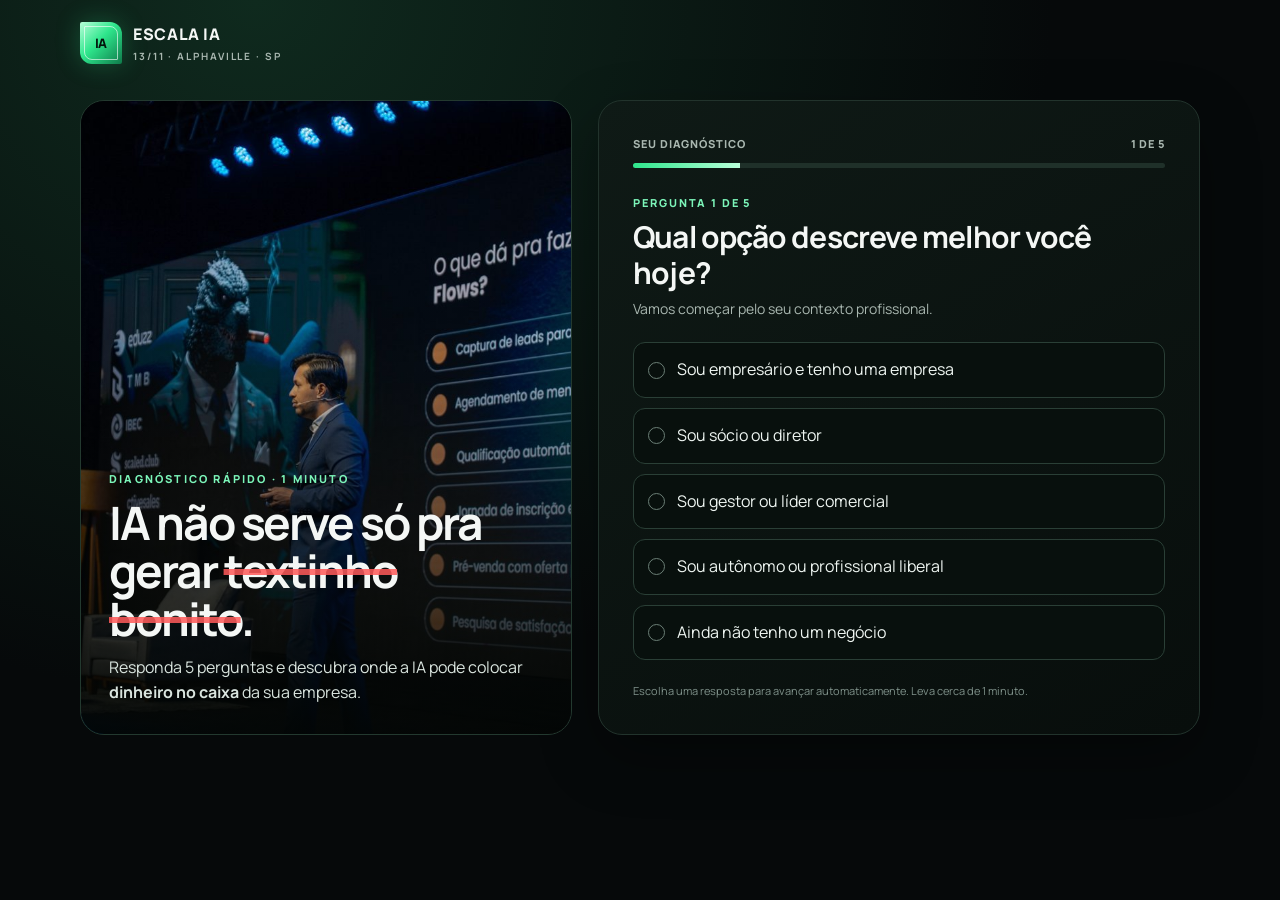
<file: index.html>
<!DOCTYPE html>
<html lang="pt-BR">
<head>
<meta charset="utf-8">
<meta name="viewport" content="width=device-width, initial-scale=1">
<title>Eventos V8</title>
<meta http-equiv="refresh" content="0; url=/escala-ia/">
<script>location.replace('/escala-ia/'+location.search+location.hash)</script>
</head>
<body style="background:#06090A;color:#F2F5F3;font-family:sans-serif"><p><a href="/escala-ia/" style="color:#2EE68C">Escala IA · 13/11 em Alphaville</a></p></body>
</html>
</file>
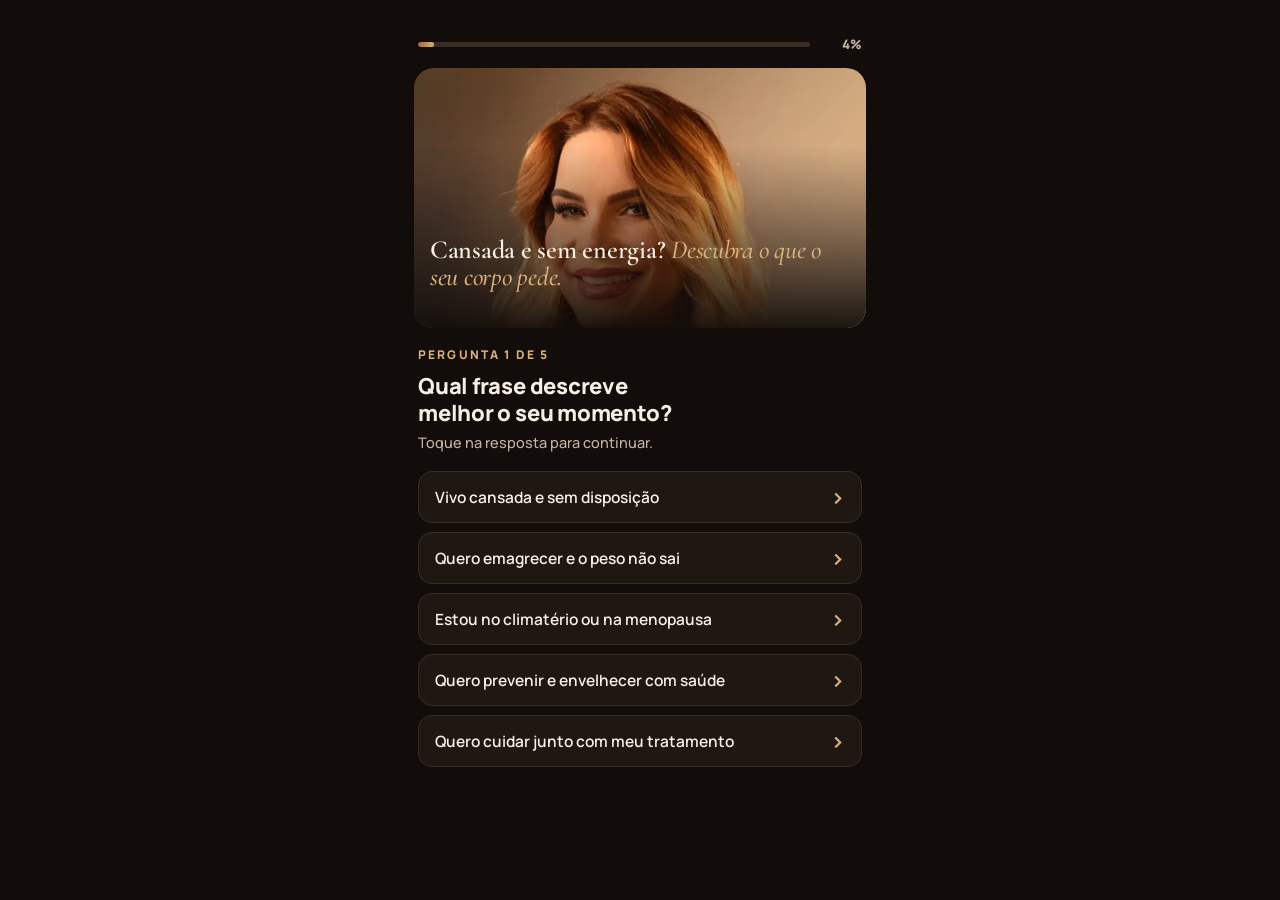
<file: carine/index.html>
<!DOCTYPE html>
<html lang="pt-BR">
<head>
<meta charset="utf-8">
<meta name="viewport" content="width=device-width, initial-scale=1, viewport-fit=cover">
<title>O Corpo Fala · Carine Rodrigues · 11 e 12 de dezembro · Online</title>
<meta name="description" content="Imersão online com a naturopata Carine Rodrigues: entenda o que o seu corpo está tentando dizer e conheça a Jornada do Terreno Biológico. Dois dias ao vivo: sexta e sábado, 11 e 12/12.">
<meta property="og:title" content="O Corpo Fala · Imersão online com Carine Rodrigues">
<meta property="og:description" content="11 e 12/12, online e ao vivo. Cansaço, intestino, sono, peso e hormônios: o que o seu corpo está tentando dizer.">
<meta property="og:image" content="https://eventos.v8.ia.br/criativos/carine-corpo-fala/02.jpg">
<link rel="icon" href="img/simbolo-bronze.svg" type="image/svg+xml">
<link rel="preload" href="fonts/manrope.woff2" as="font" type="font/woff2" crossorigin>
<link rel="preload" href="fonts/corm-n600.woff2" as="font" type="font/woff2" crossorigin>
<link rel="preload" as="image" href="img/carine-sorriso-bronze-640.webp" imagesrcset="img/carine-sorriso-bronze-640.webp 640w, img/carine-sorriso-bronze-1000.webp 1000w" imagesizes="(max-width:600px) 100vw, 540px" fetchpriority="high">
<style>
@font-face{font-family:'Cormorant Garamond';font-style:italic;font-weight:500;font-display:swap;src:url(fonts/corm-i500.woff2) format('woff2');unicode-range:U+0000-00FF, U+0131, U+0152-0153, U+02BB-02BC, U+02C6, U+02DA, U+02DC, U+0304, U+0308, U+0329, U+2000-206F, U+20AC, U+2122, U+2191, U+2193, U+2212, U+2215, U+FEFF, U+FFFD}@font-face{font-family:'Cormorant Garamond';font-style:normal;font-weight:600;font-display:swap;src:url(fonts/corm-n600.woff2) format('woff2');unicode-range:U+0000-00FF, U+0131, U+0152-0153, U+02BB-02BC, U+02C6, U+02DA, U+02DC, U+0304, U+0308, U+0329, U+2000-206F, U+20AC, U+2122, U+2191, U+2193, U+2212, U+2215, U+FEFF, U+FFFD}@font-face{font-family:'Manrope';font-style:normal;font-weight:500 800;font-display:swap;src:url(fonts/manrope.woff2) format('woff2');unicode-range:U+0000-00FF, U+0131, U+0152-0153, U+02BB-02BC, U+02C6, U+02DA, U+02DC, U+0304, U+0308, U+0329, U+2000-206F, U+20AC, U+2122, U+2191, U+2193, U+2212, U+2215, U+FEFF, U+FFFD}
/* Layout (padrão V8): quiz de 5 perguntas → cadastro → página de vendas longa:
   dor interna → crenças → mecanismo (Jornada do Terreno Biológico) → para quem → autoridade → ingresso → FAQ.
   Identidade: marca Carine Rodrigues (bronze e creme sobre café). */
:root{
  --bg:#120D0A;--bg2:#18120E;--surface:#1E1712;--surface2:#271E17;
  --text:#F7EFE6;--muted:#C4B4A4;--dim:#8C7A6A;--line:#3A2D23;
  --gold:#D9B07A;--gold2:#F3DDBA;--gold-d:#9C6A43;--gold-bg:rgba(217,176,122,.09);
  --red:#E9A08F;--wa:#2A2019;--max:1120px;
  --font:"Manrope",system-ui,-apple-system,"Segoe UI",sans-serif;
  --serif:"Cormorant Garamond",Georgia,"Times New Roman",serif;
}
*{box-sizing:border-box}
html{scroll-behavior:smooth}
body{margin:0;background:var(--bg);color:var(--text);font-family:var(--font);font-size:16px;line-height:1.55;-webkit-font-smoothing:antialiased}
img{max-width:100%;display:block}
a{color:inherit}
.hidden{display:none!important}
.wrap{max-width:var(--max);margin:0 auto;padding-left:max(20px,env(safe-area-inset-left,0px));padding-right:max(20px,env(safe-area-inset-right,0px))}
.eyebrow{font-size:12px;font-weight:800;letter-spacing:.2em;text-transform:uppercase;color:var(--gold)}
.g{color:var(--gold);font-style:italic}
h1,h2,h3{margin:0;text-wrap:balance;line-height:1.05;font-family:var(--serif);font-weight:600;letter-spacing:-.01em}
h2{font-size:clamp(34px,4.4vw,54px)}
h3{font-family:var(--font);font-weight:800;letter-spacing:-.01em;line-height:1.2}
.lead{color:var(--muted);font-size:18px;max-width:640px}
section{padding-block:96px}
.sec-head{display:flex;flex-direction:column;gap:14px;margin-bottom:44px}
.sec-head.center{align-items:center;text-align:center}
.sec-head.center .lead{margin:0 auto}
.btn{display:inline-flex;align-items:center;justify-content:center;gap:8px;font:inherit;font-weight:800;font-size:16px;border-radius:999px;padding:16px 28px;border:0;cursor:pointer;text-decoration:none;transition:transform .15s,box-shadow .15s,filter .15s}
.btn-primary{background:linear-gradient(135deg,#E9C998,#C9945C 55%,#A8703F);color:#1A100A;box-shadow:0 12px 32px -12px rgba(217,176,122,.7)}
.btn-primary:hover{transform:translateY(-1px);filter:brightness(1.06)}
.btn-ghost{background:transparent;color:var(--text);border:1px solid var(--line)}
.btn-ghost:hover{border-color:var(--muted)}
.btn:focus-visible,.option:focus-visible,input:focus-visible,summary:focus-visible{outline:2px solid var(--gold);outline-offset:3px}
.brand{display:flex;align-items:center;gap:12px;text-decoration:none}
.brand img{width:40px;height:40px}
.brand b{display:block;font-family:var(--serif);font-size:20px;font-weight:600;font-style:italic;line-height:1}
.brand small{display:block;font-size:10.5px;letter-spacing:.2em;color:var(--muted);font-weight:700;margin-top:3px}

/* ===== QUIZ (modelo O Novo Contrato): uma pergunta por tela, barra de % e avanço automático ===== */
#qz{min-height:100dvh;max-width:480px;margin:0 auto;display:flex;flex-direction:column;background:var(--bg)}
#qz.hidden{display:none}
.qz-top{position:sticky;top:0;z-index:3;display:flex;align-items:center;gap:14px;padding:14px 18px;background:var(--bg)}
.qz-bar{flex:1;height:5px;background:var(--line);border-radius:5px;overflow:hidden}
.qz-bar span{display:block;height:100%;width:4%;background:linear-gradient(90deg,var(--gold-d),var(--gold));border-radius:5px;transition:width .35s ease}
.qz-top b{font-size:13px;font-weight:800;color:var(--muted);min-width:38px;text-align:right;font-variant-numeric:tabular-nums}
.qz-photo{position:relative;height:200px;margin:0 14px;border-radius:20px;overflow:hidden;transition:height .35s ease}
.qz-photo img{width:100%;height:100%;object-fit:cover;object-position:50% 4%}
.qz-photo::after{content:"";position:absolute;inset:0;background:linear-gradient(180deg,rgba(18,13,10,0) 30%,rgba(18,13,10,.95) 100%)}
.qz-photo .hook{position:absolute;z-index:1;left:16px;right:16px;bottom:12px;font-family:var(--serif);font-weight:600;font-size:26px;line-height:1.05;letter-spacing:-.01em}
.qz-photo .hook em{font-style:italic;font-weight:500;color:var(--gold)}
#qz.compact .qz-photo{height:96px}
#qz.compact .qz-photo .hook{display:none}
.qz-step{display:none;padding:18px 18px 22px}
.qz-step.on{display:block;animation:qzin .3s ease-out}
@keyframes qzin{from{opacity:0;transform:translateX(24px)}to{opacity:1;transform:none}}
.qz-n{margin:0;font-size:12px;font-weight:800;letter-spacing:.18em;color:var(--gold)}
.qz-step h2{font-family:var(--font);font-weight:800;font-size:22px;line-height:1.22;letter-spacing:-.01em;margin-top:8px}
.qz-step>p.d{margin:6px 0 0;color:var(--muted);font-size:14.5px}
.qz-opts{display:flex;flex-direction:column;gap:9px;margin-top:16px}
.qz-opt{display:flex;align-items:center;justify-content:space-between;gap:12px;width:100%;min-height:52px;text-align:left;font:inherit;font-size:15.5px;font-weight:600;color:var(--text);background:var(--surface);border:1.5px solid var(--line);border-radius:14px;padding:12px 16px;cursor:pointer;transition:border-color .15s,background .15s,transform .1s}
.qz-opt::after{content:"›";font-size:24px;line-height:1;color:var(--gold);flex:none}
.qz-opt:hover{border-color:#5A4636}
.qz-opt:active{transform:scale(.99)}
.qz-opt.sel{border-color:var(--gold);background:var(--gold-bg)}
.qz-opt:focus-visible,.qz-back:focus-visible{outline:2px solid var(--gold);outline-offset:3px}
.qz-back{align-self:flex-start;margin:0 18px 18px;background:none;border:0;color:var(--dim);font:inherit;font-size:14px;font-weight:700;cursor:pointer;padding:6px 0}
.qz-back[hidden]{display:none}
#qzForm h2{font-family:var(--serif);font-weight:600;font-size:30px;line-height:1.05;letter-spacing:-.01em}
#qzForm h2 em{font-style:italic;font-weight:500;color:var(--gold)}
#qzForm .fields{display:flex;flex-direction:column;gap:12px;margin-top:16px}
#qzForm label{display:block;font-size:13.5px;font-weight:700;margin-bottom:5px}
#qzForm input{width:100%;font:inherit;font-size:16px;color:var(--text);background:var(--surface);border:1.5px solid var(--line);border-radius:12px;padding:13px 14px}
#qzForm input::placeholder{color:var(--dim)}
#qzForm input:focus{outline:none;border-color:var(--gold)}
#qzForm .btn{width:100%;margin-top:16px;padding:17px 20px;font-size:16px}
#formError{color:var(--red);font-size:14px;min-height:20px;margin:10px 0 0}
.privacy{font-size:12px;color:var(--dim);margin:8px 0 0}
@media (max-height:700px){.qz-photo{height:170px}.qz-photo .hook{font-size:23px}.qz-step{padding-top:12px}.qz-step h2{font-size:19px}.qz-step>p.d{display:none}.qz-opts{gap:7px;margin-top:12px}.qz-opt{min-height:46px;padding:9px 14px;font-size:14.5px}.qz-top{padding:10px 18px}}
@media (min-width:600px){#qz{padding-top:20px}.qz-photo{height:260px}}

/* ===== PÁGINA DO EVENTO ===== */
header.nav{position:sticky;top:env(safe-area-inset-top,0px);z-index:20;background:rgba(18,13,10,.86);backdrop-filter:blur(12px);border-bottom:1px solid rgba(58,45,35,.6)}
body::before{content:"";position:fixed;inset:0 0 auto;height:env(safe-area-inset-top,0px);z-index:21;background:var(--bg)}
header.nav .wrap{display:flex;align-items:center;justify-content:space-between;height:68px}
header.nav .btn{padding:11px 18px;font-size:14px}

.hero{padding-block:40px 72px;background:radial-gradient(1000px 640px at 85% 10%,rgba(217,176,122,.14),transparent 60%)}
.hero-grid{display:grid;grid-template-columns:1fr 1fr;gap:56px;align-items:center}
.hero-txt{display:flex;flex-direction:column;align-items:flex-start}
.hero h1{font-size:clamp(42px,5vw,66px);margin-top:14px}
.hero .lead{margin-top:16px;font-size:19px}
.hero .lead b{color:var(--text)}
.hero-cta{margin-top:24px;min-width:300px}
.price-line{margin:10px 0 0;font-size:15px;color:var(--muted)}
.price-line b{color:var(--text);font-size:17px}
.price-line .up{color:var(--gold);font-weight:700}
.meta{list-style:none;margin:20px 0 0;padding:0;display:flex;flex-direction:column;gap:8px;font-size:15px;color:var(--muted)}
.meta li{display:flex;align-items:center;gap:10px}
.meta b{color:var(--text)}
.meta svg{width:18px;height:18px;flex:none;fill:none;stroke:var(--gold);stroke-width:1.8;stroke-linecap:round;stroke-linejoin:round}
.hero-photo{position:relative;border-radius:200px 200px 24px 24px;overflow:hidden;border:1px solid var(--line);aspect-ratio:4/5;max-height:calc(100vh - 140px);width:100%}
.hero-photo img{width:100%;height:100%;object-fit:cover;object-position:50% 20%}
.hero-photo .badge{position:absolute;left:14px;right:14px;bottom:14px;background:rgba(18,13,10,.82);backdrop-filter:blur(8px);border:1px solid var(--line);border-radius:14px;padding:12px 14px;font-size:13px;color:var(--muted)}
.hero-photo .badge b{color:var(--text);display:block;font-size:15px}

/* Dor: conversa interna */
.pain{background:var(--bg2);border-block:1px solid var(--line)}
.pain-grid{display:grid;grid-template-columns:1fr 1fr;gap:56px;align-items:center}
.pain-grid .quote{font-family:var(--serif);font-style:italic;font-size:clamp(26px,2.8vw,34px);font-weight:500;line-height:1.2;border-left:2px solid var(--gold);padding-left:20px;margin-top:28px;color:var(--gold2)}
.phone{background:#150F0B;border:1px solid var(--line);border-radius:28px;padding:18px;max-width:440px;margin-left:auto;width:100%}
.phone-top{display:flex;align-items:center;gap:12px;padding:6px 6px 16px;border-bottom:1px solid var(--line);margin-bottom:14px}
.phone-top .av{width:38px;height:38px;border-radius:50%;background:var(--surface2);display:grid;place-items:center;font-weight:800;color:var(--gold);font-size:13px}
.phone-top b{display:block;font-size:15px}
.phone-top span{font-size:12px;color:var(--red)}
.chats{display:flex;flex-direction:column;gap:9px}
.msg{align-self:flex-start;max-width:88%;background:var(--wa);border-radius:4px 14px 14px 14px;padding:9px 12px 7px;font-size:15px;line-height:1.35}
.msg time{display:block;text-align:right;font-size:11px;color:var(--dim);margin-top:2px}
.unread{align-self:center;font-size:12px;font-weight:700;color:#1A100A;background:var(--gold);border-radius:99px;padding:3px 12px;margin-block:4px}

/* Crenças */
.myths{display:flex;flex-direction:column;gap:12px}
.myth{display:grid;grid-template-columns:1fr auto 1fr;gap:18px;align-items:center;background:var(--surface);border:1px solid var(--line);border-radius:16px;padding:20px 24px}
.myth .no{color:var(--muted);text-decoration:line-through;text-decoration-color:rgba(233,160,143,.7)}
.myth .arrow{color:var(--gold);font-weight:800}
.myth .yes{font-weight:700}
.myth small{display:block;font-size:11px;letter-spacing:.14em;font-weight:800;text-transform:uppercase;margin-bottom:4px;text-decoration:none}
.myth .no small{color:var(--red)} .myth .yes small{color:var(--gold)}

/* Mecanismo: Jornada do Terreno Biológico */
.mech{background:radial-gradient(900px 500px at 50% 0%,rgba(217,176,122,.10),transparent 60%)}
.pillars{display:grid;grid-template-columns:repeat(4,minmax(0,1fr));gap:14px}
.pillar{background:var(--surface);border:1px solid var(--line);border-radius:18px;padding:24px 22px;display:flex;flex-direction:column;gap:10px}
.pillar .n{font-family:var(--serif);font-style:italic;font-size:30px;color:var(--gold);line-height:1}
.pillar h3{font-size:19px}
.pillar p{margin:0;color:var(--muted);font-size:15px}
.mech-note{margin-top:28px;text-align:center;color:var(--muted)}
.mech-note b{color:var(--text)}

/* Etapas da imersão */
.steps{display:grid;grid-template-columns:repeat(3,minmax(0,1fr));gap:14px}
.step{display:flex;flex-direction:column;gap:10px;padding:26px 24px;background:var(--surface);border:1px solid var(--line);border-radius:18px}
.step i{font-style:normal;font-size:11px;font-weight:800;letter-spacing:.18em;color:var(--gold)}
.step p{margin:0;color:var(--muted);font-size:15px}

/* Para quem */
.fit{display:grid;grid-template-columns:1.3fr 1fr;gap:16px}
.fit-card{border-radius:18px;padding:30px;border:1px solid var(--line);background:var(--surface)}
.fit-card.yes{border-color:rgba(217,176,122,.45);background:linear-gradient(180deg,var(--gold-bg),var(--surface) 70%)}
.fit-card h3{font-size:20px;margin-bottom:18px}
.fit-card ul{list-style:none;margin:0;padding:0;display:flex;flex-direction:column;gap:12px}
.fit-card li{display:flex;gap:12px}
.fit-card li::before{flex:none;font-weight:800}
.fit-card.yes li::before{content:"✓";color:var(--gold)}
.fit-card.no li::before{content:"✕";color:var(--red)}
.fit-card.no li{color:var(--muted)}

/* Autoridade */
.about{background:var(--bg2);border-block:1px solid var(--line);padding:0}
.about-grid{display:grid;grid-template-columns:1fr 1fr;min-height:680px}
.about-photo{position:relative;overflow:hidden}
.about-photo img{position:absolute;inset:0;width:100%;height:100%;object-fit:cover;object-position:center 18%}
.about-txt{padding:80px 56px;display:flex;flex-direction:column;gap:18px;justify-content:center}
.about-txt p{margin:0;color:var(--muted)}
.about-txt p b{color:var(--text)}
.stats{display:grid;grid-template-columns:repeat(2,minmax(0,1fr));gap:10px;margin-top:8px}
.stat{background:var(--surface);border:1px solid var(--line);border-radius:14px;padding:16px 18px}
.stat b{display:block;font-family:var(--serif);font-size:34px;font-weight:600;color:var(--gold);line-height:1.05}
.stat span{font-size:13px;color:var(--muted)}
.about-quote{font-family:var(--serif);font-style:italic;font-size:24px;font-weight:500;color:var(--gold2);border-left:2px solid var(--gold);padding-left:18px;margin-top:6px;line-height:1.25}

/* Valores (prova de propósito) */
.values{display:flex;flex-wrap:wrap;gap:10px;justify-content:center;max-width:860px;margin:0 auto}
.values span{border:1px solid var(--line);background:var(--surface);border-radius:999px;padding:10px 18px;font-size:14.5px;color:var(--muted)}
.values span b{color:var(--gold);font-weight:700}

/* Ingresso */
.tickets{display:grid;grid-template-columns:minmax(0,1fr);gap:16px;max-width:480px;margin:0 auto}
.ticket{background:var(--surface);border:1px solid var(--gold);border-radius:22px;display:flex;flex-direction:column;overflow:hidden;position:relative;box-shadow:0 30px 60px -30px rgba(217,176,122,.4)}
.t-head{padding:24px 26px 18px;border-bottom:1px dashed var(--line);background:linear-gradient(180deg,var(--gold-bg),transparent)}
.t-head small{font-size:11px;letter-spacing:.18em;font-weight:800;color:var(--muted)}
.t-head h3{font-family:var(--serif);font-size:34px;font-weight:600;margin-top:4px;color:var(--gold2)}
.tag{position:absolute;top:20px;right:20px;font-size:11px;font-weight:800;letter-spacing:.1em;text-transform:uppercase;color:#1A100A;background:var(--gold);border-radius:99px;padding:4px 10px}
.t-body{padding:22px 26px;display:flex;flex-direction:column;gap:16px;flex:1}
.t-body>p{margin:0;color:var(--muted);font-size:15px}
.t-body ul{list-style:none;margin:0;padding:0;display:flex;flex-direction:column;gap:10px;font-size:15px}
.t-body li{display:flex;gap:10px}.t-body li::before{content:"✓";color:var(--gold);font-weight:800}
.price{margin-top:auto;padding-top:18px;border-top:1px solid var(--line)}
.price small{font-size:12px;color:var(--muted)}
.price .v{font-size:52px;font-weight:800;letter-spacing:-.03em;line-height:1.05;font-variant-numeric:tabular-nums}
.price .v sup{font-size:18px;vertical-align:top;margin-right:4px;position:relative;top:10px}
.price .nx{display:block;margin-top:6px;font-size:13px;color:var(--muted)}
.price .inst{font-size:13px;color:var(--gold)}
.ticket .btn{width:100%;margin-top:14px;font-size:15px}
.t-msg{font-size:13px;color:var(--gold);min-height:0;margin:8px 0 0}
.t-help{text-align:center;margin-top:24px;color:var(--muted);font-size:15px}
.t-help a{color:var(--gold);font-weight:700}
.vagas{display:flex;flex-direction:column;gap:6px;margin-top:14px}
.vagas.hide{display:none}
.vagas .st{display:flex;justify-content:space-between;font-size:11px;letter-spacing:.16em;font-weight:800;text-transform:uppercase;color:var(--muted)}
.vagas .st b{color:var(--gold);letter-spacing:.04em;font-size:12.5px}
.vagas .bar{height:8px;border-radius:99px;background:var(--surface2);border:1px solid var(--line);overflow:hidden}
.vagas .bar span{display:block;height:100%;background:linear-gradient(90deg,var(--gold-d),var(--gold),var(--gold2));border-radius:99px;transition:width .6s}

/* CTA final */
.final{padding-block:0 96px}
.final-card{position:relative;border-radius:28px;overflow:hidden;border:1px solid var(--line);display:grid;grid-template-columns:1.2fr .8fr;background:var(--surface)}
.final-txt{padding:60px 56px;display:flex;flex-direction:column;gap:18px;justify-content:center}
.final-txt h2{font-size:clamp(34px,3.8vw,50px)}
.final-txt p{margin:0;color:var(--muted)}
.final-photo{position:relative;min-height:440px}
.final-photo img{position:absolute;inset:0;width:100%;height:100%;object-fit:cover;object-position:center 22%}
.final-photo::before{content:"";position:absolute;inset:0;z-index:1;background:linear-gradient(90deg,var(--surface),transparent 40%)}
.final-meta{font-size:14px;color:var(--dim)}

/* FAQ */
.faq{max-width:800px;margin:0 auto;display:flex;flex-direction:column;gap:10px}
details{background:var(--surface);border:1px solid var(--line);border-radius:14px;padding:0 22px}
summary{cursor:pointer;list-style:none;padding:20px 0;font-weight:700;font-size:17px;display:flex;justify-content:space-between;gap:16px}
summary::-webkit-details-marker{display:none}
summary::after{content:"+";color:var(--gold);font-size:22px;line-height:1;transition:transform .2s}
details[open] summary::after{transform:rotate(45deg)}
details p{margin:0 0 20px;color:var(--muted)}
.disclaimer{max-width:800px;margin:28px auto 0;text-align:center;font-size:12.5px;color:var(--dim)}
footer{border-top:1px solid var(--line);padding-block:32px;text-align:center;font-size:13px;color:var(--dim)}
footer img{width:220px;height:auto;margin:0 auto 18px}

@media (max-width:960px){
  .pain-grid,.about-grid,.final-card,.fit{grid-template-columns:1fr}
  .hero{position:relative;padding-block:0 56px;overflow:hidden;min-height:calc(100svh - 52px);display:flex;flex-direction:column}
  .hero-grid{flex:1;display:flex;flex-direction:column;justify-content:flex-end}
  .hero-photo{position:absolute;top:0;left:0;right:0;height:max(320px,calc(100% - 330px));max-height:none;aspect-ratio:auto;border:0;border-radius:0}
  .hero-photo img{object-position:50% 18%}
  .hero-photo::after{content:"";position:absolute;inset:0;background:linear-gradient(180deg,rgba(18,13,10,0) 40%,var(--bg) 97%)}
  .hero-photo .badge{display:none}
  .hero-txt{position:relative;z-index:1;padding-top:210px}
  .hero-cta{width:100%;min-width:0}
  .price-line{align-self:center}
  .phone{margin:0 auto}
  .pillars{grid-template-columns:repeat(2,minmax(0,1fr))}
  .steps{grid-template-columns:1fr}
  .about-photo{min-height:460px}
  .about-txt{padding:48px 20px}
  .final-photo{min-height:320px;order:-1}
  .final-photo::before{background:linear-gradient(0deg,var(--surface),transparent 50%)}
  .final-txt{padding:36px 24px 44px}
  header.nav .brand small{display:none}
  section{padding-block:72px}
}
@media (max-width:600px){
  .privacy{font-size:11px}
  .hero h1{font-size:34px;margin-top:6px}
  .hero .lead{font-size:15px;margin-top:10px;line-height:1.45}
  .hero-cta{margin-top:16px;padding:15px 20px}
  .price-line{margin-top:8px;font-size:14px}
  .meta{margin-top:14px;gap:6px;font-size:14px}
  header.nav .wrap{height:56px}
  header.nav .btn{padding:9px 14px;font-size:13px}
  header.nav .brand b{font-size:18px}
  .pillars{grid-template-columns:1fr 1fr;gap:8px}
  .myth{grid-template-columns:1fr;gap:8px}
  .myth .arrow{display:none}
  section{padding-block:44px}
  .hero{padding-block:0 40px}
  .sec-head{margin-bottom:22px;gap:8px}
  h2{font-size:32px}
  .lead{font-size:14.5px}
  .eyebrow{font-size:10.5px}
  .pain-grid{gap:24px}
  .pain-grid .lead{display:none}
  .pain-grid .quote{font-size:24px;margin-top:16px}
  .phone{padding:12px;border-radius:20px}
  .msg{font-size:13.5px}
  .myths{gap:8px}
  .myth{padding:14px 16px;font-size:14px}
  .pillar{padding:14px;gap:4px;border-radius:14px}
  .pillar .n{font-size:24px}
  .pillar h3{font-size:15px}
  .pillar p{font-size:12.5px}
  .mech-note{font-size:14px;margin-top:16px}
  .step{padding:16px 18px;gap:6px}
  .step p{font-size:14px}
  .fit-card{padding:18px}
  .fit-card h3{font-size:17px;margin-bottom:12px}
  .fit-card ul{gap:8px;font-size:14px}
  .about-photo{min-height:380px}
  .about-txt{padding:28px 20px 32px;gap:12px}
  .about-txt p{font-size:14px}
  .stat{padding:12px 14px}
  .stat b{font-size:26px}
  .stat span{font-size:12px}
  .about-quote{font-size:20px}
  .values span{font-size:13px;padding:8px 14px}
  .t-head{padding:16px 18px 12px}
  .t-head h3{font-size:28px}
  .t-body{padding:16px 18px;gap:12px}
  .t-body>p{font-size:13px}
  .t-body ul{font-size:13.5px;gap:7px}
  .price .v{font-size:42px}
  .final{padding-block:0 44px}
  .final-photo{min-height:300px}
  .final-txt{padding:24px 20px 30px;gap:12px}
  .final-txt h2{font-size:32px}
  .final-txt p{font-size:14px}
  summary{font-size:14.5px;padding:14px 0}
  details{padding:0 16px}
  details p{font-size:14px;margin-bottom:14px}
}
/* Celulares baixos (ex.: 360×640, 375×667): mantém a primeira dobra sem rolar */
@media (max-width:600px) and (max-height:700px){
  .hero-photo{height:max(250px,calc(100% - 320px))}
  .hero-txt{padding-top:150px}
  .hero h1{font-size:30px}
  .hero .lead{font-size:14px;margin-top:8px}
  .hero-cta{margin-top:12px;padding:14px 18px}
  .price-line{margin-top:6px}
  .meta{margin-top:10px;gap:4px;font-size:13.5px}
}
@media (max-width:600px) and (max-height:700px){
  .hero .eyebrow{display:block;margin-top:0}
  .hero h1{font-size:27px}
  .hero .lead{font-size:13.5px;line-height:1.4}
  .hero-cta{padding:13px 16px;font-size:15px}
  .price-line{font-size:13px}
  .meta{font-size:13px;gap:3px}
}
@media (max-width:380px) and (max-height:650px){
  .hero-photo{height:230px}
  .hero-txt{padding-top:132px}
  .hero h1{font-size:28px}
}
/* Barra flutuante com o botão (aparece ao rolar) */
.fbar{position:fixed;left:0;right:0;bottom:0;z-index:30;background:rgba(18,13,10,.95);border-top:1px solid rgba(217,176,122,.3);padding:10px 16px calc(10px + env(safe-area-inset-bottom,0px));transform:translateY(115%);transition:transform .3s ease;box-shadow:0 -12px 30px rgba(0,0,0,.45)}
.fbar.on{transform:none}
.fbar .in{max-width:var(--max);margin:0 auto;display:flex;align-items:center;gap:12px}
.fbar .info{flex:1;min-width:0;line-height:1.25}
.fbar .info>b{display:block;font-size:14px;font-weight:800;color:var(--text);white-space:nowrap;overflow:hidden;text-overflow:ellipsis}
.fbar .info small{display:block;font-size:12.5px;color:var(--gold);white-space:nowrap;overflow:hidden;text-overflow:ellipsis}
.fbar .info small b{color:var(--text)}
.fbar a{flex:none;display:inline-flex;align-items:center;height:50px;padding:0 22px;border-radius:999px;text-decoration:none;font-weight:800;font-size:15px;color:#1A100A;background:linear-gradient(135deg,#F0D4A8,#D2A26C 55%,#B47A48);box-shadow:0 8px 24px -10px rgba(217,176,122,.8)}
.fbar a:focus-visible{outline:2px solid var(--gold);outline-offset:3px}
body.fbar-on footer{padding-bottom:96px}
@media (max-width:400px){.hm{display:none}}
@media (prefers-reduced-motion:reduce){*{transition:none!important;animation:none!important;scroll-behavior:auto!important}}
</style>
</head>
<body>
<!-- ================= QUIZ: uma pergunta por tela, avança sozinho ================= -->
<main id="qz">
  <div class="qz-top"><div class="qz-bar"><span id="qzBar"></span></div><b id="qzPct">0%</b></div>
  <div class="qz-photo">
    <img src="img/carine-sorriso-bronze-640.webp" srcset="img/carine-sorriso-bronze-640.webp 640w, img/carine-sorriso-bronze-1000.webp 1000w" sizes="(max-width:600px) 100vw, 480px" width="640" height="960" alt="Carine Rodrigues, naturopata" fetchpriority="high">
    <p class="hook">Cansada e sem energia? <em>Descubra o que o seu corpo pede.</em></p>
  </div>
  <div id="qzSteps"></div>
  <form id="qzForm" class="qz-step" novalidate>
    <p class="qz-n">ÚLTIMA ETAPA</p>
    <h2 style="margin-top:8px">Seu resultado está pronto. <em>Falta só liberar sua vaga.</em></h2>
    <div class="fields">
      <div><label for="name">Nome *</label><input id="name" autocomplete="name" placeholder="Seu nome"></div>
      <div><label for="phone">WhatsApp com DDD *</label><input id="phone" inputmode="tel" autocomplete="tel" placeholder="(11) 99999-9999"></div>
      <div><label for="email">E-mail *</label><input id="email" type="email" autocomplete="email" placeholder="voce@email.com"></div>
    </div>
    <p id="formError" role="alert"></p>
    <button type="submit" class="btn btn-primary" id="submitLead">Ver a imersão e garantir minha vaga →</button>
    <p class="privacy">Ao continuar, você recebe contato da equipe da Carine Rodrigues sobre esta imersão. Seus dados não serão usados para outra finalidade.</p>
  </form>
  <button type="button" class="qz-back" id="qzBack" hidden>← Voltar</button>
</main>

<!-- ================= PÁGINA DO EVENTO ================= -->
<div id="eventPage" class="hidden">
  <header class="nav">
    <div class="wrap">
      <a class="brand" href="#topo"><img src="img/simbolo-creme.svg" width="40" height="40" alt=""><span><b>Carine Rodrigues</b><small>NATUROPATIA · SAÚDE INTEGRATIVA</small></span></a>
      <a class="btn btn-primary" href="#ingresso">Garantir <span class="hm">minha </span>vaga</a>
    </div>
  </header>

  <!-- HERO: foto, headline, subheadline, botão, valor e data/formato na primeira dobra -->
  <section class="hero" id="topo">
    <div class="wrap hero-grid">
      <div class="hero-txt">
        <span class="eyebrow">Online e ao vivo · 11 e 12/12</span>
        <h1>Pare de viver cansada. <span class="g">Descubra em 2 dias o que está travando o seu corpo.</span></h1>
        <p class="lead">Cansaço, intestino preso e peso que não sai <b>não são normais</b>. Ao vivo, a naturopata <b>Carine Rodrigues</b> mostra a causa e como <b>recuperar a sua energia</b>.</p>
        <a class="btn btn-primary hero-cta" href="#ingresso" data-hero-cta>Quero recuperar minha energia →</a>
        <p class="price-line">Lote 01 por apenas <b data-preco="lote1"></b> · <span class="up" data-urg>últimas vagas</span></p>
        <ul class="meta">
          <li><svg viewBox="0 0 24 24" aria-hidden="true"><rect x="3" y="5" width="18" height="16" rx="2"/><path d="M3 10h18M8 3v4M16 3v4"/></svg><span><b>11 e 12 de dezembro</b> · sexta e sábado</span></li>
          <li><svg viewBox="0 0 24 24" aria-hidden="true"><rect x="2.5" y="5" width="13" height="14" rx="2"/><path d="M15.5 10l6-3.5v11l-6-3.5"/></svg><span><b>Online e ao vivo</b> · assista de onde estiver</span></li>
          <li><svg viewBox="0 0 24 24" aria-hidden="true"><circle cx="12" cy="8" r="4"/><path d="M4 21c1.5-4 4.5-6 8-6s6.5 2 8 6"/></svg><span><b>Carine Rodrigues</b> · naturopata há 15+ anos</span></li>
        </ul>
      </div>
      <div class="hero-photo">
        <img src="img/carine-sorriso-branco-640.webp" srcset="img/carine-sorriso-branco-640.webp 640w, img/carine-sorriso-branco-1000.webp 1000w" sizes="(max-width:960px) 100vw, 540px" width="640" height="960" alt="Carine Rodrigues, naturopata" loading="lazy" decoding="async">
        <div class="badge"><b>Carine Rodrigues</b>Naturopata · fundadora do Instituto Integrativo Carine Rodrigues</div>
      </div>
    </div>
  </section>

  <!-- DOR INTERNA -->
  <section class="pain">
    <div class="wrap pain-grid">
      <div>
        <span class="eyebrow">Você se identifica?</span>
        <h2 style="margin-top:14px">Você faz tudo “certo”. <span class="g">E mesmo assim não se sente bem.</span></h2>
        <p class="lead" style="margin-top:20px">Já trocou a alimentação, já tomou suplemento, já fez exame. Recebeu orientações genéricas e continua sem respostas. No fundo, a sensação é de que ninguém olhou para você por inteiro.</p>
        <p class="quote">Saúde não é só a ausência de doença. É ter disposição para viver.</p>
      </div>
      <div class="phone" aria-label="Pensamentos comuns de quem não se sente bem">
        <div class="phone-top"><span class="av">VC</span><span><b>Você, às 6h da manhã</b><span>acordou cansada de novo</span></span></div>
        <div class="chats">
          <div class="msg">Dormi a noite toda e acordei exausta.<time>06:02</time></div>
          <div class="msg">Meu intestino não funciona direito há anos.<time>06:04</time></div>
          <div class="msg">Faço dieta e o peso não sai.<time>06:05</time></div>
          <div class="unread">já tentei de tudo</div>
          <div class="msg">Os exames voltam “alterados” e ninguém me explica o porquê.<time>06:07</time></div>
          <div class="msg">Tenho medo de envelhecer sem saúde.<time>06:08</time></div>
          <div class="msg">Eu só queria entender o que está acontecendo comigo.<time>06:09</time></div>
        </div>
      </div>
    </div>
  </section>

  <!-- CRENÇAS -->
  <section>
    <div class="wrap">
      <div class="sec-head center">
        <span class="eyebrow">O que te fizeram acreditar</span>
        <h2>Cinco crenças que <span class="g">mantêm você presa no sintoma</span>.</h2>
        <p class="lead">O cuidado começa quando alguém olha para você por inteiro, e não só para o exame da vez.</p>
      </div>
      <div class="myths">
        <div class="myth"><div class="no"><small>Crença</small>Cuidar da saúde é tratar o sintoma.</div><span class="arrow">→</span><div class="yes"><small>Na prática</small>O sintoma é um sinal. Ele aponta para algo que precisa ser olhado.</div></div>
        <div class="myth"><div class="no"><small>Crença</small>Existe um protocolo que serve para todo mundo.</div><span class="arrow">→</span><div class="yes"><small>Na prática</small>Cada organismo tem sua história, seus hábitos e suas necessidades.</div></div>
        <div class="myth"><div class="no"><small>Crença</small>Basta tomar o suplemento certo.</div><span class="arrow">→</span><div class="yes"><small>Na prática</small>Suplemento sozinho não sustenta saúde. Hábitos, sono e intestino contam.</div></div>
        <div class="myth"><div class="no"><small>Crença</small>Prevenção é coisa para quando aparece uma doença.</div><span class="arrow">→</span><div class="yes"><small>Na prática</small>Quem cuida antes envelhece com mais autonomia e energia.</div></div>
        <div class="myth"><div class="no"><small>Crença</small>Corpo e emoções são assuntos separados.</div><span class="arrow">→</span><div class="yes"><small>Na prática</small>Estresse, sono e emoções mexem diretamente com o seu metabolismo.</div></div>
      </div>
    </div>
  </section>

  <!-- MECANISMO -->
  <section class="mech" id="metodo">
    <div class="wrap">
      <div class="sec-head center">
        <span class="eyebrow">O método da Carine</span>
        <h2>A Jornada do <span class="g">Terreno Biológico</span>.</h2>
        <p class="lead">Em vez de olhar um sintoma isolado, a Carine observa o terreno onde ele nasce. São 8 fatores que, juntos, mostram por onde começar.</p>
      </div>
      <div class="pillars">
        <div class="pillar"><span class="n">01</span><h3>Alimentação</h3><p>O que você come, quando come e como seu corpo responde.</p></div>
        <div class="pillar"><span class="n">02</span><h3>Saúde intestinal</h3><p>O intestino como base da energia, da imunidade e do humor.</p></div>
        <div class="pillar"><span class="n">03</span><h3>Hidratação</h3><p>O cuidado mais simples, e o mais esquecido no dia a dia.</p></div>
        <div class="pillar"><span class="n">04</span><h3>Metabolismo</h3><p>Por que o peso trava e a disposição some.</p></div>
        <div class="pillar"><span class="n">05</span><h3>Sono</h3><p>Dormir não é o mesmo que descansar e se recuperar.</p></div>
        <div class="pillar"><span class="n">06</span><h3>Estresse</h3><p>Como a rotina e as emoções aparecem no corpo.</p></div>
        <div class="pillar"><span class="n">07</span><h3>Hábitos</h3><p>Pequenas escolhas diárias que somam ou subtraem saúde.</p></div>
        <div class="pillar"><span class="n">08</span><h3>Individualidade</h3><p>Sua história, sua fase da vida e suas necessidades.</p></div>
      </div>
      <p class="mech-note">Identificar necessidades, organizar prioridades e <b>construir um cuidado que faça sentido para você.</b></p>
    </div>
  </section>

  <!-- O QUE ACONTECE NA IMERSÃO -->
  <section style="padding-top:0">
    <div class="wrap">
      <div class="sec-head">
        <span class="eyebrow">Nos dias 11 e 12 de dezembro</span>
        <h2>Dois dias para você <span class="g">voltar a confiar no seu corpo</span>.</h2>
      </div>
      <div class="steps">
        <div class="step"><i>MOMENTO 1 · ESCUTAR</i><h3>O que seu corpo está dizendo</h3><p>Os sinais mais comuns (cansaço, intestino, sono, peso e hormônios) e o que eles podem estar mostrando sobre o seu terreno.</p></div>
        <div class="step"><i>MOMENTO 2 · ENTENDER</i><h3>Por que nada funcionou até agora</h3><p>Onde as orientações genéricas falham e como os 8 fatores se conectam no seu dia a dia.</p></div>
        <div class="step"><i>MOMENTO 3 · CUIDAR</i><h3>Seu primeiro passo de dentro para fora</h3><p>Como organizar prioridades e começar uma jornada de cuidado com consciência, constância e responsabilidade.</p></div>
      </div>
    </div>
  </section>

  <!-- PARA QUEM -->
  <section style="padding-top:0">
    <div class="wrap">
      <div class="sec-head">
        <span class="eyebrow">Para quem é</span>
        <h2>Para quem quer viver mais <span class="g">e viver melhor</span>.</h2>
      </div>
      <div class="fit">
        <div class="fit-card yes">
          <h3>O Corpo Fala é para você se:</h3>
          <ul>
            <li>Vive cansada, mesmo tentando cuidar da saúde.</li>
            <li>Está no climatério ou na menopausa e sente o corpo mudar.</li>
            <li>Tem dificuldade para emagrecer, mesmo fazendo “tudo certo”.</li>
            <li>Convive com desconfortos intestinais ou digestivos.</li>
            <li>Tem exames com alterações e quer entender o que está acontecendo.</li>
            <li>Quer envelhecer com autonomia, energia e vitalidade.</li>
          </ul>
        </div>
        <div class="fit-card no">
          <h3>Não é para você se:</h3>
          <ul>
            <li>Procura uma fórmula milagrosa ou resultado imediato.</li>
            <li>Quer substituir o seu médico ou o seu tratamento atual.</li>
            <li>Não está disposta a olhar para os próprios hábitos.</li>
          </ul>
        </div>
      </div>
    </div>
  </section>

  <!-- AUTORIDADE -->
  <section class="about">
    <div class="about-grid">
      <div class="about-photo"><img src="img/carine-bracos-cruzados-640.webp" srcset="img/carine-bracos-cruzados-640.webp 640w, img/carine-bracos-cruzados-1000.webp 1000w" sizes="(max-width:960px) 100vw, 50vw" width="640" height="960" alt="Retrato de Carine Rodrigues" loading="lazy" decoding="async"></div>
      <div class="about-txt">
        <span class="eyebrow">Quem conduz a imersão</span>
        <h2>Carine Rodrigues</h2>
        <p><b>Naturopata, empreendedora e especialista em saúde integrativa</b>, fundadora do Instituto Integrativo Carine Rodrigues. São mais de 15 anos dedicados ao desenvolvimento humano e a uma saúde mais profunda e consciente.</p>
        <p>A missão nasceu da própria história. A perda da mãe para o câncer despertou uma busca intensa por conhecimento sobre saúde e qualidade de vida. Desafios físicos e emocionais, superação e reconstrução fizeram a Carine olhar para o ser humano com mais profundidade, empatia e respeito.</p>
        <p>Hoje, ela conduz um atendimento individualizado e humanizado, que começa pela escuta e cuida de cada pessoa em sua totalidade: corpo, mente e espírito.</p>
        <div class="stats">
          <div class="stat"><b>15+ anos</b><span>em saúde integrativa e desenvolvimento humano</span></div>
          <div class="stat"><b>Milhares</b><span>de pessoas impactadas pelo cuidado integrativo</span></div>
        </div>
        <p class="about-quote">“Porque o tratamento vai além. O cuidado começa quando alguém olha para você por inteiro.”</p>
      </div>
    </div>
  </section>

  <!-- VALORES -->
  <section>
    <div class="wrap">
      <div class="sec-head center">
        <span class="eyebrow">No que a Carine acredita</span>
        <h2>Cuidar da saúde é <span class="g">um ato de amor à vida</span>.</h2>
        <p class="lead">Nada de promessas milagrosas. Informação, responsabilidade, consciência e respeito à individualidade de cada pessoa.</p>
      </div>
      <div class="values">
        <span><b>Fé</b> e propósito</span><span><b>Escuta</b> e acolhimento</span><span><b>Ética</b> e verdade</span><span><b>Ciência</b> e conhecimento</span><span><b>Individualidade</b> de cada pessoa</span><span><b>Excelência</b> no cuidado</span><span><b>Respeito</b> à vida</span>
      </div>
    </div>
  </section>

  <!-- INGRESSO -->
  <section id="ingresso" style="padding-top:0">
    <div class="wrap">
      <div class="sec-head center">
        <span class="eyebrow">Sua vaga</span>
        <h2>Garanta seu lugar <span class="g">nos dias 11 e 12</span>.</h2>
        <p class="lead">Dois dias online e ao vivo para entender o que o seu corpo está dizendo e dar o primeiro passo no seu cuidado.</p>
      </div>
      <div class="tickets">
        <div class="ticket">
          <span class="tag">Lote 01</span>
          <div class="t-head"><small>IMERSÃO ONLINE</small><h3>O Corpo Fala · 11 e 12/12</h3></div>
          <div class="t-body">
            <p>Acesso completo à imersão ao vivo com Carine Rodrigues.</p>
            <ul><li>Dois dias de imersão online e ao vivo: sexta, 11, e sábado, 12 de dezembro</li><li>A Jornada do Terreno Biológico: os 8 fatores explicados</li><li>Os três momentos ao longo dos dois dias: escutar, entender e cuidar</li><li>Link de acesso enviado pelo WhatsApp</li></ul>
            <div class="price"><small>LOTE 01 · por pessoa</small><div class="v" data-preco-v="lote1"></div><small class="nx">Lote 02: <span data-preco="lote2"></span> · abre quando o lote 01 fechar</small><div class="inst" data-parcelas="lote1" hidden></div>
              <div class="vagas hide" data-vagas><div class="st"><span>Lote 01</span><b data-vagas-txt></b></div><div class="bar"><span data-vagas-bar style="width:0"></span></div></div>
              <a class="btn btn-primary" href="#" data-ticket="lote1">Garantir minha vaga →</a>
              <p class="t-msg" data-msg="lote1"></p>
            </div>
          </div>
        </div>
      </div>
      <p class="t-help">Ficou com alguma dúvida? <a id="waLink" href="#" hidden>Fale com a equipe no WhatsApp</a><span id="waFallback">A equipe da Carine fala com você pelo WhatsApp que você informou.</span></p>
    </div>
  </section>

  <!-- CTA FINAL -->
  <section class="final">
    <div class="wrap">
      <div class="final-card">
        <div class="final-txt">
          <span class="eyebrow">Seu próximo passo</span>
          <h2>O seu corpo fala. <span class="g">Nós escutamos.</span></h2>
          <p>Você não precisa continuar convivendo com o cansaço, sem respostas. O próximo passo é entender o seu corpo, em dois dias, de onde você estiver.</p>
          <div><a class="btn btn-primary" href="#ingresso">Quero participar →</a></div>
          <span class="final-meta">11 e 12 de dezembro de 2026 · sexta e sábado · <span data-horario>A confirmar</span> · online e ao vivo</span>
        </div>
        <div class="final-photo"><img src="img/carine-olhar-acima-bronze-640.webp" srcset="img/carine-olhar-acima-bronze-640.webp 640w, img/carine-olhar-acima-bronze-1000.webp 1000w" sizes="(max-width:960px) 100vw, 40vw" width="640" height="960" alt="Carine Rodrigues" loading="lazy" decoding="async"></div>
      </div>
    </div>
  </section>

  <!-- FAQ -->
  <section style="padding-top:0">
    <div class="wrap">
      <div class="sec-head center"><span class="eyebrow">Dúvidas frequentes</span><h2>Antes de participar</h2></div>
      <div class="faq">
        <details><summary>Como vou assistir?</summary><p>A imersão é online e ao vivo, em dois dias. O link de acesso chega pelo WhatsApp que você informou no cadastro.</p></details>
        <details><summary>Quando acontece?</summary><p>Sexta-feira e sábado, 11 e 12 de dezembro de 2026. Horário: <span data-horario>A confirmar</span> (horário de Brasília).</p></details>
        <details><summary>Preciso ter algum conhecimento sobre saúde?</summary><p>Não. Tudo é explicado de forma simples, para quem quer entender melhor o próprio corpo.</p></details>
        <details><summary>A imersão substitui uma consulta ou o meu tratamento?</summary><p>Não. O conteúdo é educativo e não substitui avaliação, diagnóstico ou tratamento com profissionais de saúde. Não interrompa nenhum tratamento sem orientação.</p></details>
        <details><summary>Serve para homens também?</summary><p>Sim. Os 8 fatores do terreno biológico valem para homens e mulheres adultos que querem cuidar da saúde de forma mais ampla.</p></details>
        <details><summary>A imersão promete resultado garantido?</summary><p>Não. A Carine não trabalha com promessas milagrosas. Os resultados dependem de cada organismo, de acompanhamento profissional e da constância de cada pessoa.</p></details>
      </div>
      <p class="disclaimer">Conteúdo educativo sobre saúde integrativa e qualidade de vida. Não substitui consulta, diagnóstico ou tratamento médico.</p>
    </div>
  </section>

  <footer><div class="wrap"><img src="img/logo-vertical-creme.svg" width="220" height="186" alt="Carine Rodrigues · Naturopatia e Saúde Integrativa" loading="lazy" decoding="async">O Corpo Fala · Carine Rodrigues · 11 e 12 de dezembro de 2026 · online e ao vivo</div></footer>

  <!-- Barra flutuante: aparece quando o botão do topo sai da tela -->
  <div class="fbar" id="fbar" aria-hidden="true">
    <div class="in"><div class="info"><b>O Corpo Fala · 11 e 12/12</b><small data-urg2>Lote 01 · <b data-preco="lote1"></b></small></div><a href="#ingresso" tabindex="-1">Garantir vaga →</a></div>
  </div>
</div>

<script>
/* ============ CONFIGURAÇÃO — edite só este bloco ============ */
const CONFIG = {
  horario: "",                             // ex.: "20h" (vazio = "A confirmar")
  whatsapp: "",                            // só números com DDI+DDD, ex.: "5511999999999"
  precos: { lote1: "19,90", lote2: "47,00" }, // valores exibidos na página
  checkout: { lote1: "", lote2: "" },      // links de checkout do lote 01 e do lote 02
  parcelas: { lote1: "" }                  // ex.: "ou 3x de R$ 6,97" (vazio = oculto)
};
const EVENT_DATE = new Date(2026, 11, 11); // 11 e 12/12/2026 · sexta e sábado
/* ============================================================ */

/* leads e cliques gravados no Supabase (tabela leads_carine, só inserção) */
const SUPABASE_URL='https://hmnhcinkmfwtutkbxejb.supabase.co';
const SUPABASE_KEY='eyJhbGciOiJIUzI1NiIsInR5cCI6IkpXVCJ9.eyJpc3MiOiJzdXBhYmFzZSIsInJlZiI6ImhtbmhjaW5rbWZ3dHV0a2J4ZWpiIiwicm9sZSI6ImFub24iLCJpYXQiOjE3OTI3ODM3ODcsImV4cCI6MjEwODM1OTc4N30.WRIigm-qiUAjfwYf7GjwTfJzjH_t8dWCWgFftRE07oo';
const insertRow=row=>fetch(SUPABASE_URL+'/rest/v1/leads_carine',{method:'POST',headers:{apikey:SUPABASE_KEY,Authorization:'Bearer '+SUPABASE_KEY,'Content-Type':'application/json',Prefer:'return=minimal'},body:JSON.stringify(row),keepalive:true}).then(r=>{if(!r.ok)throw new Error(r.status)});
const track=(ev,p={})=>{try{(window.dataLayer=window.dataLayer||[]).push({event:ev,...p});window.fbq&&fbq('trackCustom',ev,p)}catch(_){}};
const qs=new URLSearchParams(location.search),utm={};['utm_source','utm_medium','utm_campaign','utm_content','utm_term','fbclid','gclid'].forEach(k=>{if(qs.get(k))utm[k]=qs.get(k)});

const LEAD_KEY='carine_corpo_fala_lead';
function loadLead(){try{return JSON.parse(localStorage.getItem(LEAD_KEY)||'null')}catch(e){return null}}
function saveLead(l){try{localStorage.setItem(LEAD_KEY,JSON.stringify(l))}catch(e){}}

/* Quiz — uma pergunta por tela; ao tocar na resposta, avança sozinho. Chaves = colunas da tabela leads_carine */
const questions=[
 {key:'perfil',title:"Qual frase descreve melhor o seu momento?",desc:"Toque na resposta para continuar.",options:["Vivo cansada e sem disposição","Quero emagrecer e o peso não sai","Estou no climatério ou na menopausa","Quero prevenir e envelhecer com saúde","Quero cuidar junto com meu tratamento"]},
 {key:'sintoma',title:"Qual sinal do seu corpo mais incomoda hoje?",desc:"Escolha o que mais pesa no dia a dia.",options:["Cansaço que não passa","Intestino preso ou desconforto digestivo","Sono ruim","Inchaço e peso que não sai","Alterações hormonais ou nos exames"]},
 {key:'tentativas',title:"O que você já tentou para melhorar?",desc:"Não existe resposta certa ou errada.",options:["Dietas e restrições","Suplementos por conta própria","Consultas, mas recebi orientações genéricas","Já tentei de tudo e nada resolveu","Ainda não tentei nada"]},
 {key:'objetivo',title:"O que você mais quer recuperar?",desc:"Pense no que faria diferença na sua rotina.",options:["Energia e disposição","Um intestino que funciona bem","Noites de sono de verdade","Meu peso e minha autoestima","Confiança no meu próprio corpo"]},
 {key:'faixa_etaria',title:"Qual é a sua faixa de idade?",desc:"Isso ajuda a entender sua fase da vida.",options:["Até 34 anos","35 a 44 anos","45 a 54 anos","55 a 64 anos","65 anos ou mais"]}
];
const N=questions.length,answers=Array(N).fill(null),qz=document.getElementById('qz'),stepsEl=document.getElementById('qzSteps'),form=document.getElementById('qzForm'),backBtn=document.getElementById('qzBack');
let step=0,busy=false;
questions.forEach((q,i)=>{
 const sec=document.createElement('section');sec.className='qz-step';
 sec.innerHTML='<p class="qz-n">PERGUNTA '+(i+1)+' DE '+N+'</p><h2></h2><p class="d"></p><div class="qz-opts"></div>';
 sec.querySelector('h2').textContent=q.title;sec.querySelector('.d').textContent=q.desc;
 const box=sec.querySelector('.qz-opts');
 q.options.forEach(opt=>{const b=document.createElement('button');b.type='button';b.className='qz-opt';b.textContent=opt;
  b.addEventListener('click',()=>{if(busy)return;busy=true;answers[i]=opt;box.querySelectorAll('.qz-opt').forEach(x=>x.classList.remove('sel'));b.classList.add('sel');track('quiz_resposta',{pergunta:i+1});
   setTimeout(()=>{busy=false;go(i+1);if(i+1===N)track('quiz_concluido')},230)});
  box.appendChild(b)});
 stepsEl.appendChild(sec);
});
const steps=[...stepsEl.children,form];
function go(n){step=n;steps.forEach((el,k)=>el.classList.toggle('on',k===n));
 const pct=Math.max(4,Math.round(n/N*100*0.9));document.getElementById('qzBar').style.width=pct+'%';document.getElementById('qzPct').textContent=pct+'%';
 qz.classList.toggle('compact',n>0);backBtn.hidden=n===0;window.scrollTo(0,0);
 if(n===N)setTimeout(()=>{try{document.getElementById('name').focus({preventScroll:true})}catch(_){}},320)}
backBtn.addEventListener('click',()=>{if(step>0)go(step-1)});
document.getElementById('phone').addEventListener('input',e=>{let n=e.target.value.replace(/\D/g,'').slice(0,11);if(n.length>10)n=n.replace(/^(\d{2})(\d{5})(\d{4}).*/,'($1) $2-$3');else if(n.length>6)n=n.replace(/^(\d{2})(\d{4})(\d{0,4}).*/,'($1) $2-$3');else if(n.length>2)n=n.replace(/^(\d{2})(\d{0,5}).*/,'($1) $2');e.target.value=n;});

function showEventPage(){qz.classList.add('hidden');document.getElementById('eventPage').classList.remove('hidden');window.scrollTo({top:0,behavior:'auto'});}
form.addEventListener('submit',async e=>{
 e.preventDefault();
 const err=document.getElementById('formError'),sb=document.getElementById('submitLead');
 const name=document.getElementById('name').value.trim(),phone=document.getElementById('phone').value.trim(),email=document.getElementById('email').value.trim();
 if(name.length<2){err.textContent='Informe seu nome.';return;}
 if(phone.replace(/\D/g,'').length<10){err.textContent='Informe um WhatsApp válido com DDD.';return;}
 if(!/^[^@\s]+@[^@\s]+\.[^@\s]+$/.test(email)){err.textContent='Informe um e-mail válido.';return;}
 err.textContent='';sb.disabled=true;const txt=sb.textContent;sb.textContent='Liberando…';
 const row={tipo:'inscricao',nome:name,whatsapp:phone,email:email,page:location.pathname,...utm};
 questions.forEach((q,i)=>{row[q.key]=answers[i]});
 try{await insertRow(row)}
 catch(_){err.textContent='Não conseguimos enviar agora. Tente de novo em instantes.';sb.disabled=false;sb.textContent=txt;track('lp_lead_error');return}
 track('lp_lead',{perfil:row.perfil,sintoma:row.sintoma});try{window.fbq&&fbq('track','Lead')}catch(_){}
 saveLead({nome:name,whatsapp:phone,email:email});
 showEventPage();
});

/* Quem já se cadastrou neste navegador vai direto para a página; ?quiz na URL sempre mostra o quiz */
if(qs.has('quiz')){try{localStorage.removeItem(LEAD_KEY)}catch(e){}go(0)}
else if(loadLead())showEventPage();
else go(0);

/* Dados dinâmicos a partir do CONFIG */
document.querySelectorAll('[data-horario]').forEach(el=>el.textContent=CONFIG.horario||'A confirmar');
document.querySelectorAll('[data-preco]').forEach(el=>el.textContent='R$ '+CONFIG.precos[el.dataset.preco]);
document.querySelectorAll('[data-preco-n]').forEach(el=>el.textContent=CONFIG.precos[el.dataset.precoN]);
document.querySelectorAll('[data-preco-v]').forEach(el=>{const [r,c]=CONFIG.precos[el.dataset.precoV].split(',');el.innerHTML='<sup>R$</sup>'+r+(c&&c!=='00'?'<sup style="top:6px;margin-left:2px">,'+c+'</sup>':'')});
Object.keys(CONFIG.parcelas).forEach(k=>{const el=document.querySelector('[data-parcelas="'+k+'"]');if(el&&CONFIG.parcelas[k]){el.textContent=CONFIG.parcelas[k];el.hidden=false}});
if(CONFIG.whatsapp){
 const wa=document.getElementById('waLink');
 wa.href='https://wa.me/'+CONFIG.whatsapp+'?text='+encodeURIComponent('Olá! Tenho uma dúvida sobre a imersão O Corpo Fala.');
 wa.target='_blank';wa.rel='noopener';wa.hidden=false;
 document.getElementById('waFallback').hidden=true;
}

/* Lote: números reais da tabela carine_lotes. Lote 01 esgotado → o botão leva ao checkout do lote 02 */
let LOTE_ESGOTADO=false;
function paintLotes(L){const T=L.lote1_total||50,V=Math.min(L.lote1_vendidas||0,T),left=T-V,pad=n=>String(n).padStart(2,'0');LOTE_ESGOTADO=left<=0;
 document.querySelectorAll('[data-vagas]').forEach(el=>el.classList.remove('hide'));
 document.querySelectorAll('[data-vagas-txt]').forEach(el=>el.textContent=LOTE_ESGOTADO?'Lote 01 esgotado':'Restam '+pad(left)+' de '+T+' vagas');
 document.querySelectorAll('[data-vagas-bar]').forEach(el=>el.style.width=Math.max(4,V/T*100)+'%');
 document.querySelectorAll('[data-urg]').forEach(el=>el.textContent=LOTE_ESGOTADO?'lote 01 esgotado':'restam só '+pad(left)+' vagas');
 document.querySelectorAll('[data-urg2]').forEach(el=>el.innerHTML=LOTE_ESGOTADO?'Lote 02 · <b>R$ '+CONFIG.precos.lote2+'</b>':'Restam '+pad(left)+' vagas · <b>R$ '+CONFIG.precos.lote1+'</b>');
 if(LOTE_ESGOTADO){document.querySelectorAll('.tag').forEach(t=>t.textContent='Lote 02');document.querySelectorAll('[data-preco-v]').forEach(el=>{el.dataset.precoV='lote2'});document.querySelectorAll('[data-preco-v]').forEach(el=>{const [r,c]=CONFIG.precos.lote2.split(',');el.innerHTML='<sup>R$</sup>'+r+(c&&c!=='00'?'<sup style="top:6px;margin-left:2px">,'+c+'</sup>':'')});document.querySelectorAll('.price>small:first-child').forEach(s=>s.textContent='LOTE 02 · por pessoa');document.querySelectorAll('.nx').forEach(s=>s.hidden=true)}}
function loadLotes(){fetch(SUPABASE_URL+'/rest/v1/carine_lotes?select=lote1_total,lote1_vendidas&id=eq.1',{headers:{apikey:SUPABASE_KEY,Authorization:'Bearer '+SUPABASE_KEY}}).then(r=>r.ok?r.json():null).then(d=>{if(d&&d[0])paintLotes(d[0])}).catch(()=>{})}
loadLotes();setInterval(()=>{if(!document.hidden)loadLotes()},60000);

/* Clique no ingresso: registra a intenção e abre o checkout */
document.querySelectorAll('[data-ticket]').forEach(btn=>{
 btn.addEventListener('click',e=>{
  e.preventDefault();
  const t=LOTE_ESGOTADO?'lote2':btn.dataset.ticket,lead=loadLead()||{};
  track('clique_ingresso',{ingresso:t});
  if(lead.nome&&lead.whatsapp)insertRow({tipo:'clique_ingresso',ingresso:t,nome:lead.nome,whatsapp:lead.whatsapp,email:lead.email||null,page:location.pathname,...utm}).catch(()=>{});
  const url=CONFIG.checkout[t];
  if(url){window.location.href=url}
  else{document.querySelector('[data-msg="lote1"]').textContent='Recebemos seu interesse! A equipe da Carine vai te chamar no WhatsApp para finalizar sua inscrição.'}
 });
});

/* Barra flutuante: aparece quando o botão do topo sai da tela e some no topo e na seção do ingresso */
(function(){const bar=document.getElementById('fbar'),hero=document.querySelector('[data-hero-cta]'),tk=document.getElementById('ingresso');if(!bar||!hero||!('IntersectionObserver' in window))return;
 let heroVis=true,tkVis=false;const paint=()=>{const on=!heroVis&&!tkVis&&!document.getElementById('eventPage').classList.contains('hidden');bar.classList.toggle('on',on);bar.setAttribute('aria-hidden',on?'false':'true');bar.querySelector('a').tabIndex=on?0:-1;document.body.classList.toggle('fbar-on',on)};
 new IntersectionObserver(e=>{heroVis=e[0].isIntersecting;paint()}).observe(hero);
 new IntersectionObserver(e=>{tkVis=e[0].isIntersecting;paint()},{threshold:.2}).observe(tk.querySelector('.ticket')||tk);
 bar.querySelector('a').addEventListener('click',()=>track('clique_barra_flutuante'));})();
</script>
</body>
</html>
</file>
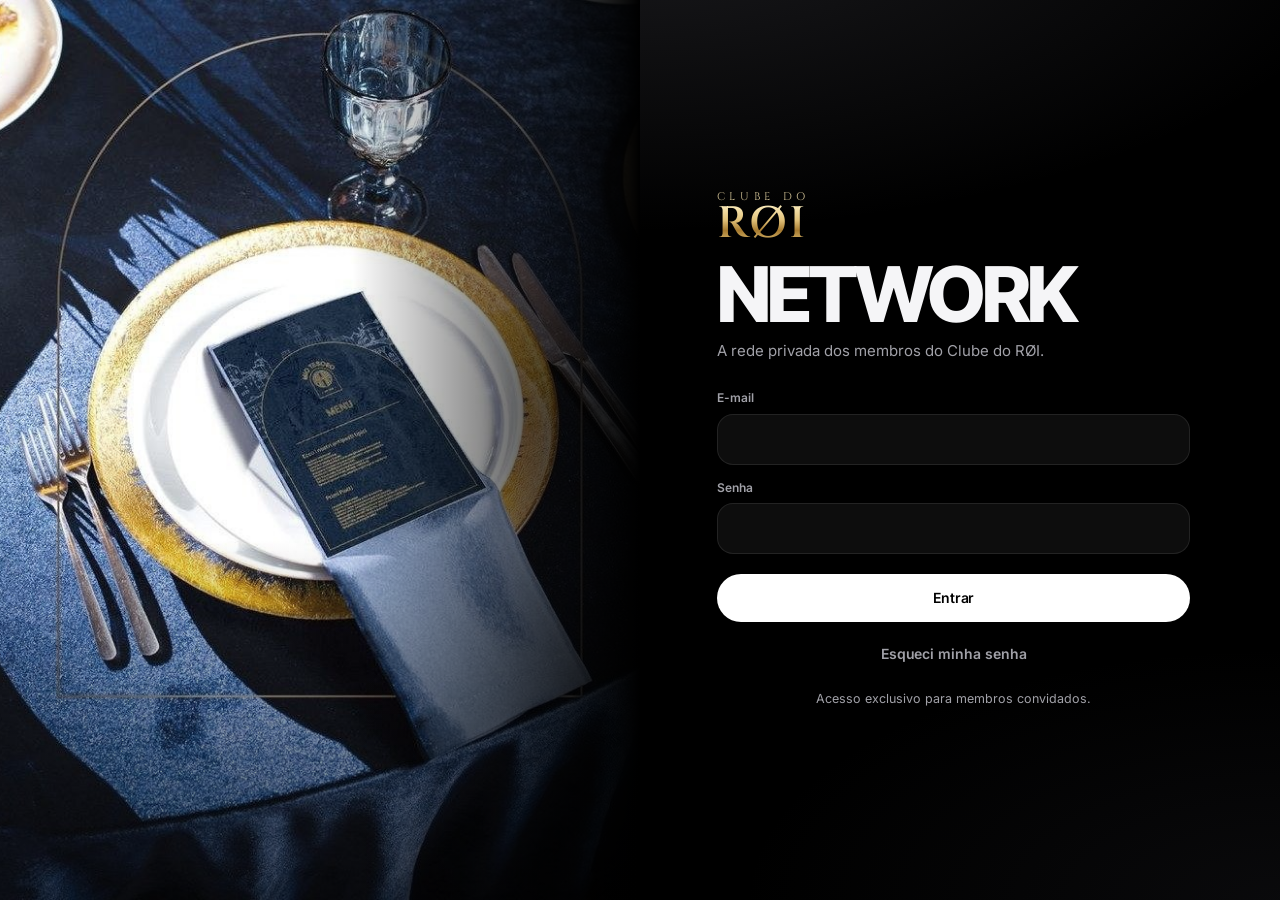
<file: clubedoroi/index.html>
<!doctype html>
<html lang="pt-BR">
<head>
<meta charset="utf-8">
<meta name="viewport" content="width=device-width, initial-scale=1, viewport-fit=cover">
<title>Clube do RØI Network</title>
<meta name="description" content="A rede privada dos membros do Clube do RØI.">
<meta name="theme-color" content="#000000">
<meta name="apple-mobile-web-app-capable" content="yes">
<meta name="mobile-web-app-capable" content="yes">
<meta name="apple-mobile-web-app-status-bar-style" content="black-translucent">
<meta name="apple-mobile-web-app-title" content="Clube do RØI">
<link rel="manifest" href="manifest.webmanifest">
<link rel="icon" href="icons/icon.svg" type="image/svg+xml">
<link rel="apple-touch-icon" href="icons/apple-touch-icon.png">
<link rel="preconnect" href="https://fonts.googleapis.com">
<link rel="preconnect" href="https://fonts.gstatic.com" crossorigin>
<link href="https://fonts.googleapis.com/css2?family=Cinzel:wght@500;600;700&family=Inter+Tight:wght@500;600;700;800&family=Inter:wght@400;500;600;700&display=swap" rel="stylesheet">
<link rel="stylesheet" href="app.css?v=12">
</head>
<body>
<div id="app"></div>
<script src="vendor/supabase-2.65.0.js"></script>
<script src="app.js?v=12"></script>
<script src="publish.js?v=12"></script>
<script>if ('serviceWorker' in navigator && location.protocol === 'https:') navigator.serviceWorker.register('sw.js').catch(() => {});</script>
</body>
</html>
</file>
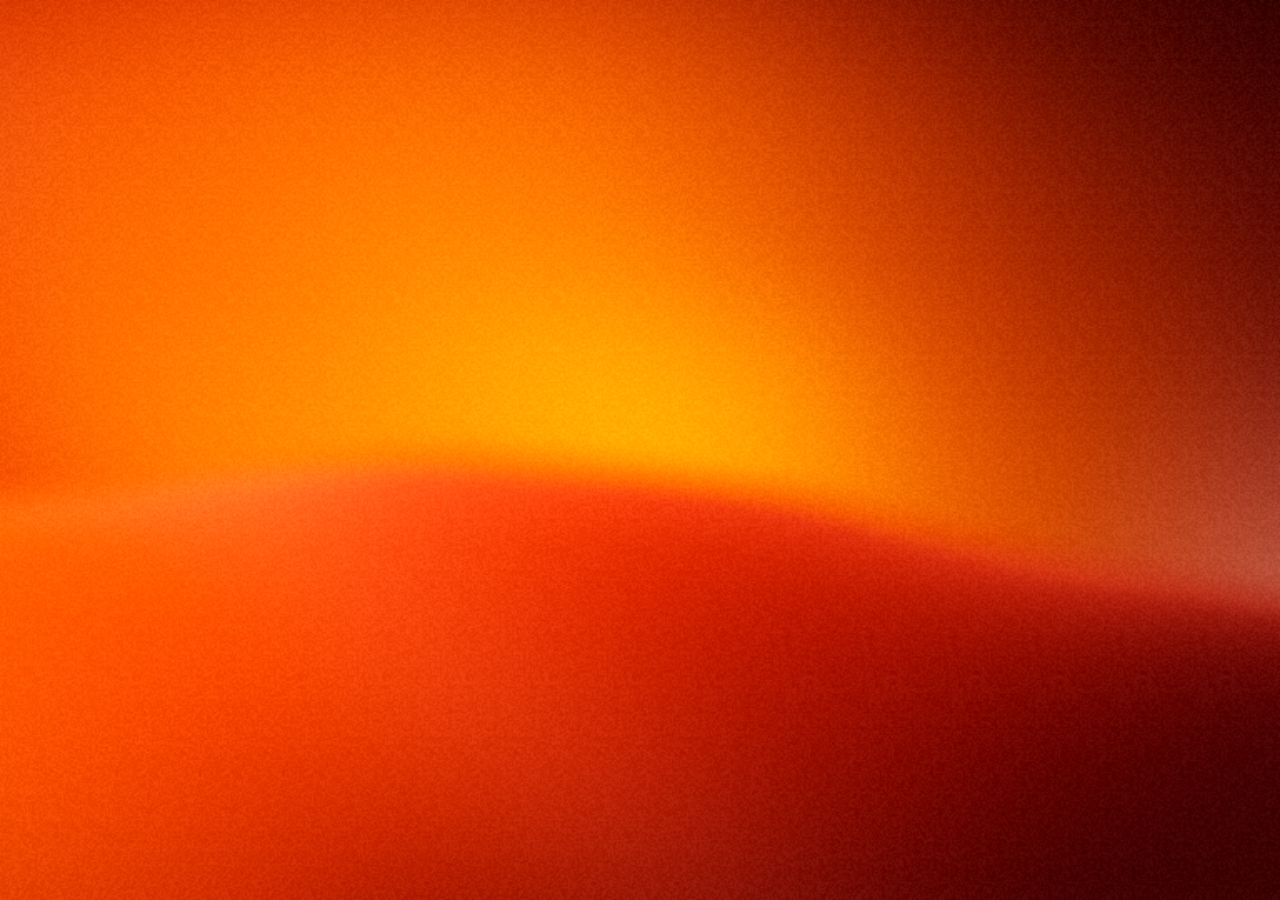
<file: culto/index.html>
<!DOCTYPE html>
<html lang="pt-BR">
<head>
<meta charset="utf-8">
<meta name="viewport" content="width=device-width, initial-scale=1, viewport-fit=cover">
<meta name="robots" content="noindex">
<title>Fundo Culto</title>
<link rel="preconnect" href="https://fonts.googleapis.com">
<link rel="stylesheet" href="https://fonts.googleapis.com/css2?family=Sora:wght@300;400;600&family=Inter:wght@400;500&display=swap">
<style>
/* Layout: tela cheia de luz (WebGL), texto opcional no centro, um painel que some sozinho. */
:root {
  --ink: #f7f3ef;
  --ink-dim: rgba(247, 243, 239, .62);
  --panel: rgba(12, 10, 12, .62);
  --panel-line: rgba(255, 255, 255, .12);
  --field: rgba(255, 255, 255, .07);
  --focus: #ffe2c4;
  --font-ui: "Inter", system-ui, -apple-system, "Segoe UI", sans-serif;
  --font-display: "Sora", "Inter", system-ui, sans-serif;
  --text-scale: 1;
  color-scheme: dark;
}
[hidden] { display: none !important; }
html, body { height: 100%; margin: 0; background: #050404; overflow: hidden; }
body { font-family: var(--font-ui); color: var(--ink); }
body.idle { cursor: none; }
canvas { position: fixed; inset: 0; width: 100vw; height: 100vh; display: block; }

/* ---- texto central ---- */
.stage {
  position: fixed; inset: 0;
  display: grid; place-items: center;
  padding-left: max(16px, env(safe-area-inset-left, 0px));
  padding-right: max(16px, env(safe-area-inset-right, 0px));
  pointer-events: none;
}
.copy {
  max-width: min(92vw, 1400px);
  text-align: center;
  display: grid; gap: calc(1.2vw * var(--text-scale));
  transition: opacity 1.2s ease, filter 1.2s ease, transform 1.2s ease;
}
.stage[data-on="false"] .copy { opacity: 0; filter: blur(14px); transform: scale(.98); }
.headline {
  margin: 0;
  font-family: var(--font-display); font-weight: 600;
  font-size: calc(clamp(2.2rem, 6.4vw, 9rem) * var(--text-scale));
  line-height: 1.04; letter-spacing: -.02em;
  text-wrap: balance;
  text-shadow: 0 0 40px rgba(255,255,255,.18), 0 2px 30px rgba(0,0,0,.35);
}
.sub {
  margin: 0;
  font-family: var(--font-display); font-weight: 300;
  font-size: calc(clamp(1rem, 2.2vw, 3rem) * var(--text-scale));
  line-height: 1.35; letter-spacing: .01em;
  color: rgba(247, 243, 239, .86);
  text-wrap: balance;
  text-shadow: 0 2px 24px rgba(0,0,0,.4);
}
.sub:empty, .headline:empty { display: none; }

/* ---- painel ---- */
.dock {
  position: fixed;
  right: calc(20px + env(safe-area-inset-right, 0px));
  bottom: calc(20px + env(safe-area-inset-bottom, 0px));
  left: calc(16px + env(safe-area-inset-left, 0px));
  display: flex; flex-direction: column; align-items: flex-end; gap: 10px;
  pointer-events: none;
  transition: opacity .6s ease, transform .6s ease;
}
body.idle .dock { opacity: 0; transform: translateY(12px); }
body.idle .dock * { pointer-events: none !important; }
.dock > * { pointer-events: auto; }

.bar, .editor {
  background: var(--panel);
  border: 1px solid var(--panel-line);
  backdrop-filter: blur(16px) saturate(1.3);
  -webkit-backdrop-filter: blur(16px) saturate(1.3);
}
.bar {
  display: flex; align-items: center; gap: 10px; flex-wrap: wrap; justify-content: flex-end;
  padding: 10px 12px; border-radius: 999px; max-width: 100%;
}
.swatch, .picker, .btn {
  width: 34px; height: 34px; border-radius: 50%;
  border: 2px solid transparent; padding: 0; cursor: pointer; outline-offset: 3px;
}
.swatch { background: var(--c); box-shadow: inset 0 0 0 1px rgba(255,255,255,.18); transition: transform .2s ease; }
.swatch:hover { transform: scale(1.12); }
.swatch[aria-pressed="true"] { border-color: var(--ink); }
.swatch:focus-visible, .btn:focus-visible, .picker:focus-within, .field:focus-visible, .switch input:focus-visible + span { outline: 2px solid var(--focus); outline-offset: 2px; }
.picker {
  position: relative; overflow: hidden;
  background: conic-gradient(#ff3b30, #ff9500, #ffcc00, #34c759, #00c7be, #007aff, #af52de, #ff2d55, #ff3b30);
  box-shadow: inset 0 0 0 1px rgba(255,255,255,.18);
}
.picker input { position: absolute; inset: -8px; width: 150%; height: 150%; opacity: 0; cursor: pointer; border: 0; padding: 0; }
.sep { width: 1px; height: 22px; background: var(--panel-line); }
.btn { background: transparent; color: var(--ink-dim); display: grid; place-items: center; font: 600 14px/1 var(--font-display); }
.btn:hover, .btn[aria-expanded="true"] { color: var(--ink); background: rgba(255,255,255,.1); }
.btn svg { width: 18px; height: 18px; fill: none; stroke: currentColor; stroke-width: 1.8; stroke-linecap: round; stroke-linejoin: round; }

.editor {
  width: min(380px, 100%);
  border-radius: 18px; padding: 16px;
  display: grid; gap: 12px;
}
.editor-head { display: flex; align-items: center; justify-content: space-between; gap: 12px; }
.editor-head strong { font: 500 13px/1 var(--font-ui); letter-spacing: .06em; text-transform: uppercase; color: var(--ink-dim); }
.editor label.lbl { display: grid; gap: 6px; font-size: 12px; color: var(--ink-dim); letter-spacing: .02em; }
.field {
  width: 100%; box-sizing: border-box;
  background: var(--field); color: var(--ink);
  border: 1px solid var(--panel-line); border-radius: 10px;
  padding: 10px 12px; font: 400 15px/1.35 var(--font-ui);
  resize: vertical;
}
.field::placeholder { color: rgba(247,243,239,.35); }
.row { display: flex; align-items: center; gap: 10px; }
.row input[type="range"] { flex: 1; accent-color: var(--ink); }

.switch { position: relative; display: inline-flex; align-items: center; gap: 8px; cursor: pointer; font-size: 13px; color: var(--ink); }
.switch input { position: absolute; opacity: 0; width: 1px; height: 1px; }
.switch span { width: 40px; height: 22px; border-radius: 999px; background: rgba(255,255,255,.18); position: relative; transition: background .25s ease; }
.switch span::after { content: ""; position: absolute; top: 3px; left: 3px; width: 16px; height: 16px; border-radius: 50%; background: var(--ink); transition: transform .25s ease; }
.switch input:checked + span { background: rgba(255,255,255,.55); }
.switch input:checked + span::after { transform: translateX(18px); background: #111; }

.hint {
  position: fixed;
  left: calc(20px + env(safe-area-inset-left, 0px));
  bottom: calc(24px + env(safe-area-inset-bottom, 0px));
  font-size: 12px; letter-spacing: .04em; color: var(--ink-dim);
  transition: opacity .6s ease;
}
body.idle .hint, body.editing .hint { opacity: 0; }
@media (max-width: 900px) { .hint { display: none; } }
</style>
</head>
<body>

<canvas id="bg" aria-hidden="true"></canvas>

<div class="stage" id="stage" data-on="false">
  <div class="copy">
    <h1 class="headline" id="outHead"></h1>
    <p class="sub" id="outSub"></p>
  </div>
</div>

<div class="dock">
  <form class="editor" id="editor" hidden>
    <div class="editor-head">
      <strong>Texto na tela</strong>
      <label class="switch" for="showText">
        <input type="checkbox" id="showText">
        <span aria-hidden="true"></span>
        Mostrar
      </label>
    </div>
    <label class="lbl" for="inHead">Headline
      <input class="field" id="inHead" type="text" placeholder="Ex.: Bem-vindos à casa" autocomplete="off">
    </label>
    <label class="lbl" for="inSub">Subheadline
      <textarea class="field" id="inSub" rows="2" placeholder="Ex.: Culto de Celebração · Domingo, 19h"></textarea>
    </label>
    <label class="lbl" for="size">Tamanho do texto
      <span class="row"><input type="range" id="size" min="0.6" max="1.6" step="0.05" value="1"></span>
    </label>
  </form>

  <div class="bar" role="toolbar" aria-label="Controles do fundo">
    <button class="swatch" id="c1" style="--c:#f2260f" data-color="#f2260f" aria-label="Vermelho" aria-pressed="false"></button>
    <button class="swatch" id="c2" style="--c:#f07a2a" data-color="#f07a2a" aria-label="Laranja" aria-pressed="false"></button>
    <button class="swatch" id="c3" style="--c:#d4a548" data-color="#d4a548" aria-label="Dourado" aria-pressed="false"></button>
    <button class="swatch" id="c4" style="--c:#3a9e8f" data-color="#3a9e8f" aria-label="Verde-água" aria-pressed="false"></button>
    <button class="swatch" id="c5" style="--c:#2f6fd8" data-color="#2f6fd8" aria-label="Azul" aria-pressed="false"></button>
    <button class="swatch" id="c6" style="--c:#8a4bf0" data-color="#8a4bf0" aria-label="Roxo" aria-pressed="false"></button>
    <label class="picker" title="Escolher qualquer cor">
      <input type="color" id="custom" value="#e0301e" aria-label="Escolher qualquer cor">
    </label>
    <span class="sep" aria-hidden="true"></span>
    <button class="btn" id="textBtn" type="button" aria-expanded="false" aria-controls="editor" title="Texto (T liga/desliga)">Aa</button>
    <button class="btn" id="fs" type="button" aria-label="Tela cheia" title="Tela cheia (F)">
      <svg viewBox="0 0 24 24"><path d="M4 9V4h5M20 9V4h-5M4 15v5h5M20 15v5h-5"/></svg>
    </button>
  </div>
</div>
<div class="hint">1–6 trocam a cor · T mostra o texto · F tela cheia</div>

<script>
(() => {
  const canvas = document.getElementById('bg');
  const gl = canvas.getContext('webgl', { antialias: false });

  const vert = `attribute vec2 a; void main(){ gl_Position = vec4(a,0.,1.); }`;
  const frag = `
precision highp float;
uniform vec2 uRes;
uniform float uTime;
uniform vec3 uColor;

float hash(vec2 p){ p = fract(p*vec2(123.34, 456.21)); p += dot(p, p+45.32); return fract(p.x*p.y); }
float noise(vec2 p){
  vec2 i = floor(p), f = fract(p);
  f = f*f*(3.-2.*f);
  return mix(mix(hash(i), hash(i+vec2(1,0)), f.x), mix(hash(i+vec2(0,1)), hash(i+1.), f.x), f.y);
}
float fbm(vec2 p){
  float v = 0., a = .5;
  mat2 m = mat2(1.6, 1.2, -1.2, 1.6);
  for(int i=0;i<4;i++){ v += a*noise(p); p = m*p; a *= .5; }
  return v;
}
vec3 hueRot(vec3 c, float a){
  const vec3 k = vec3(.57735);
  float ca = cos(a);
  return c*ca + cross(k, c)*sin(a) + k*dot(k, c)*(1.-ca);
}
float blob(vec2 p, vec2 c, vec2 r){ vec2 d = (p - c)/r; return exp(-dot(d,d)); }
float gband(float d, float w){ return exp(-d*d/(w*w)); }

// ---------- CENA A: a onda (foto laranja) ----------
vec3 sceneWave(vec2 p, float t, vec3 c, float pulse){
  vec3 dusk = mix(c, vec3(.6, .45, .4), .4) * .55;           // topo cinza-bege
  vec3 hot  = clamp(hueRot(c, .2)*1.2 + vec3(.1, .05, .0), 0., 1.); // laranja-amarelo quente
  vec3 body = mix(c, dusk, .35);                                  // meio terroso

  float x = p.x;
  float y = -.22 + .34*sin(x*2.5 + t*.10 + .9) + .07*sin(x*3.7 - t*.08 + 2.)
          + (fbm(vec2(x*.6, t*.04)) - .5)*.18;
  float y2 = -.22 + .34*sin((x+.01)*2.5 + t*.10 + .9) + .07*sin((x+.01)*3.7 - t*.08 + 2.)
          + (fbm(vec2((x+.01)*.6, t*.04)) - .5)*.18;
  float sl = (y2 - y)/.01;
  float sd = (p.y - y)/sqrt(1. + sl*sl);   // >0 acima da onda

  // acima: cortina de luz que vai do quente (perto da onda) ao cinza (topo)
  float up = max(sd, 0.);
  vec3 above = mix(body*1.05, dusk, smoothstep(.05, .85, up));
  above = mix(hot*.9, above, smoothstep(0., .28, up));
  above *= .62 + .38*exp(-up*1.6);
  // abaixo: cai rápido para o preto
  float dn = max(-sd, 0.);
  vec3 below = mix(c*.75, c*.04, smoothstep(0., .22, dn));

  vec3 col = sd > 0. ? above : below;
  // costura suave entre os lados (sem linha dura)
  col = mix(below, above, smoothstep(-.06, .06, sd));

  // a própria onda: faixa larga e desfocada, mais grossa à esquerda
  float w = mix(.2, .1, smoothstep(-1.2, 1.2, x)) * (.85 + .3*noise(vec2(x*1.5, t*.07)));
  col += mix(c, hot, .5) * gband(sd + .03, w) * .9 * pulse;
  col += hot * gband(sd + .02, w*.5) * .35 * pulse;

  // ponto quente à esquerda
  col += hot * blob(p, vec2(-.95 + .08*sin(t*.05), -.05 + .12*sin(t*.037)), vec2(.42, .55)) * .85 * pulse;
  // canto direito inferior em preto
  col *= 1. - .9*blob(p, vec2(.85 + .1*sin(t*.03), -.6), vec2(.55, .6));
  // canto superior esquerdo mais escuro e acinzentado
  col *= 1. - .45*blob(p, vec2(-1.0, .75), vec2(.6, .45));
  return col;
}

// ---------- CENA B: as faixas (foto azul) ----------
vec3 sceneBands(vec2 p, float t, vec3 c, float pulse){
  vec3 deep  = c*.07 + vec3(.006, .008, .014);       // marinho quase preto
  vec3 mid   = c*.55;
  vec3 light = mix(c, vec3(.93, .95, .94), .62);       // centro quase branco

  vec2 q = p + (vec2(fbm(p*.8 + t*.02), fbm(p*.8 - t*.018 + 3.)) - .5)*.45;
  vec3 col = deep;

  // faixa de cima, atravessando para a direita
  float y1 = .55 + .1*sin(q.x*1.4 + t*.07) + .04*sin(q.x*3. - t*.05);
  col += mid * gband(q.y - y1, .2) * smoothstep(-.9, .2, q.x) * 1.0;
  // faixa do meio, saindo da direita
  float y2 = -.12 + .08*sin(q.x*1.2 - t*.06 + 1.);
  col += mix(mid, light, .25) * gband(q.y - y2, .19) * smoothstep(-.1, .9, q.x) * 1.15 * (.75 + .25*pulse);
  // névoa média ao redor do brilho
  col += mid * blob(q, vec2(-.8 + .06*sin(t*.04), -.05 + .1*sin(t*.03)), vec2(.75, .6)) * .9;
  // brilho quase branco à esquerda
  col += light * blob(q, vec2(-1.05 + .06*sin(t*.05), -.02 + .12*sin(t*.033)), vec2(.5, .6)) * 1.35 * pulse;
  // bolsões escuros
  col *= 1. - .75*blob(q, vec2(.25 + .2*sin(t*.03), .2), vec2(.65, .2));
  col *= 1. - .6*blob(q, vec2(.6, -.6 + .1*cos(t*.04)), vec2(.7, .3));
  return col;
}

// ---------- CENA C: a colina de luz (foto vermelha) ----------
vec3 sceneHill(vec2 p, float t, vec3 c, float pulse){
  vec3 sat    = clamp(c*1.25, 0., 1.);
  vec3 maroon = hueRot(c, -.12)*.2;                                // vinho profundo
  vec3 orange = clamp(hueRot(c, .3)*1.3 + vec3(.06, .02, 0.), 0., 1.); // laranja vivo
  vec3 amber  = clamp(hueRot(c, .5)*1.35 + vec3(.12, .06, 0.), 0., 1.); // miolo amarelo-laranja
  vec3 blush  = mix(c, vec3(1., .96, .94), .7);                    // luz rosada quase branca

  vec2 q = p + (vec2(fbm(p*.7 + t*.02), fbm(p*.7 - t*.02 + 5.)) - .5)*.25;
  float x = q.x;
  // linha da colina: sobe da esquerda, pico perto do centro, desce suave para a direita
  float peakX = -.2 + .25*sin(t*.04);
  float hy = -.12 + .16*exp(-pow((x - peakX)*1.6, 2.)) - .1*(x - peakX) + .03*sin(x*2. + t*.09);
  float sd = q.y - hy;            // >0 acima da colina

  // ---- céu (acima) ----
  vec3 sky = mix(sat*.75, maroon*1.2, smoothstep(-.4, .9, q.x + q.y*.9));       // vermelho -> vinho no canto
  sky += orange * blob(q, vec2(peakX - .05, hy + .15), vec2(.6, .45)) * .75 * pulse;  // brilho laranja
  sky += amber  * blob(q, vec2(peakX + .1, hy + .05), vec2(.3, .2)) * .55 * pulse; // miolo
  sky += blush  * blob(q, vec2(1.0 + .1*sin(t*.05), hy - .04), vec2(.45, .25)) * .8 * pulse; // luz atrás da colina
  sky *= 1. - .65*blob(q, vec2(1.0, .75), vec2(.75, .55));                       // canto superior direito escuro

  // ---- colina (abaixo) ----
  float dn = max(-sd, 0.);
  vec3 hill = mix(sat*1.05, maroon, smoothstep(-.6, .9, q.x - q.y*.3 + dn*.6)); // laranja-vermelho à esquerda, vinho à direita
  hill += orange * blob(q, vec2(-1.0, -.35), vec2(.5, .65)) * .6;
  hill *= .75 + .25*exp(-dn*2.5);
  // borda da colina iluminada por trás
  hill += mix(sat, blush, .3) * exp(-dn/.05) * .35 * pulse;

  return mix(hill, sky, smoothstep(-.025, .05, sd));
}

void main(){
  vec2 frag = gl_FragCoord.xy;
  vec2 p = (frag - .5*uRes) / min(uRes.x, uRes.y);
  float t = uTime;
  vec3 c = uColor;

  // brilho de cinema: sobe e desce devagar, com picos ocasionais
  float pulse = .82 + .14*sin(t*.33) + .06*sin(t*.71 + 1.3) + pow(noise(vec2(t*.08, 7.3)), 3.)*1.1;

  // alterna entre as duas cenas com uma fusão longa e suave (~2 min por ciclo)
  // três cenas em ciclo (~45s cada, com fusão longa): colina, onda, faixas
  float cyc = mod(t/45., 3.);
  float dC = min(abs(cyc - 0.), 3. - abs(cyc - 0.));
  float dW = min(abs(cyc - 1.), 3. - abs(cyc - 1.));
  float dB = min(abs(cyc - 2.), 3. - abs(cyc - 2.));
  float wC = smoothstep(.85, .25, dC), wW = smoothstep(.85, .25, dW), wB = smoothstep(.85, .25, dB);
  float ws = wC + wW + wB + 1e-4;
  vec3 col = vec3(0.);
  if (wC > .001) col += sceneHill(p, t, c, pulse) * wC;
  if (wW > .001) col += sceneWave(p, t, c, pulse) * wW;
  if (wB > .001) col += sceneBands(p, t, c, pulse) * wB;
  col /= ws;

  // feixes grossos de luz: faixas largas e desfocadas que acendem e apagam
  vec3 beamCol = mix(c, vec3(1.), .35);
  for (int i = 0; i < 3; i++) {
    float fi = float(i);
    float ang = -.75 + fi*.55 + .12*sin(t*.03 + fi*2.);
    vec2 dir = vec2(cos(ang), sin(ang));
    vec2 nrm = vec2(-dir.y, dir.x);
    float off = -.35 + fi*.45 + .25*sin(t*.045 + fi*1.7);
    float d = dot(p, nrm) - off;
    float along = dot(p, dir);
    float width = .16 + .07*sin(t*.07 + fi*3.);
    float on = smoothstep(.15, .85, .5 + .5*sin(t*(.16 + fi*.05) + fi*2.4)); // acende e apaga
    float fade = smoothstep(1.6, -.2, along + .3*fi) * (.6 + .4*noise(vec2(along*1.5 - t*.2, fi*9.)));
    col += beamCol * gband(d, width) * fade * on * .22 * pulse;
  }

  // vinheta
  vec2 uv = frag/uRes;
  col *= .45 + .55*smoothstep(1.25, .3, length((uv - .5)*vec2(1.1, 1.)));

  // tone map suave
  col = 1. - exp(-col*1.6*(.9 + .1*pulse));
  // saturação exagerada
  float lum = dot(col, vec3(.299, .587, .114));
  col = max(mix(vec3(lum), col, 1.45), 0.);

  // granulado de filme
  float g = hash(frag + fract(t*7.13)*vec2(91.7, 37.3)) - .5;
  col += g*.07;

  gl_FragColor = vec4(clamp(col, 0., 1.), 1.);
}`;

  // ---- WebGL com recuperação automática ----
  let prog, uRes, uTime, uColor, glReady = false;
  function initGL() {
    glReady = false;
    if (!gl || gl.isContextLost()) return false;
    const sh = (type, src) => {
      const s = gl.createShader(type);
      gl.shaderSource(s, src); gl.compileShader(s);
      if (!gl.getShaderParameter(s, gl.COMPILE_STATUS)) console.error(gl.getShaderInfoLog(s));
      return s;
    };
    prog = gl.createProgram();
    gl.attachShader(prog, sh(gl.VERTEX_SHADER, vert));
    gl.attachShader(prog, sh(gl.FRAGMENT_SHADER, frag));
    gl.linkProgram(prog);
    if (!gl.getProgramParameter(prog, gl.LINK_STATUS)) return false;
    gl.useProgram(prog);
    const buf = gl.createBuffer();
    gl.bindBuffer(gl.ARRAY_BUFFER, buf);
    gl.bufferData(gl.ARRAY_BUFFER, new Float32Array([-1,-1, 3,-1, -1,3]), gl.STATIC_DRAW);
    const loc = gl.getAttribLocation(prog, 'a');
    gl.enableVertexAttribArray(loc);
    gl.vertexAttribPointer(loc, 2, gl.FLOAT, false, 0, 0);
    uRes = gl.getUniformLocation(prog, 'uRes');
    uTime = gl.getUniformLocation(prog, 'uTime');
    uColor = gl.getUniformLocation(prog, 'uColor');
    glReady = true;
    resize();
    return true;
  }

  function resize() {
    if (!glReady) return;
    // a imagem é toda desfocada: meia resolução fica igual na tela e alivia muito a placa de vídeo
    let w = Math.round(innerWidth * .6), h = Math.round(innerHeight * .6);
    const k = Math.min(1, 1280 / Math.max(w, h));
    w = Math.max(2, Math.round(w * k)); h = Math.max(2, Math.round(h * k));
    if (canvas.width !== w || canvas.height !== h) { canvas.width = w; canvas.height = h; }
    gl.viewport(0, 0, w, h);
    gl.uniform2f(uRes, w, h);
  }
  addEventListener('resize', resize);

  if (!gl) {
    document.body.style.background = 'radial-gradient(circle at 35% 45%, #ff9a1f, #f2260f 35%, #3a0208 85%)';
  } else {
    canvas.addEventListener('webglcontextlost', e => { e.preventDefault(); glReady = false; }, false);
    canvas.addEventListener('webglcontextrestored', () => { initGL(); }, false);
    initGL();
  }

  const store = {
    get(k){ try { return localStorage.getItem(k); } catch(e){ return null; } },
    set(k,v){ try { localStorage.setItem(k, v); } catch(e){} }
  };

  // ---- cor ----
  const hex2rgb = h => { const n = parseInt(h.slice(1), 16); return [(n>>16&255)/255, (n>>8&255)/255, (n&255)/255]; };
  const swatches = [...document.querySelectorAll('.swatch')];
  const custom = document.getElementById('custom');
  let target = hex2rgb('#f2260f'), current = target.slice();
  function setColor(hex, save = true) {
    if (!/^#[0-9a-f]{6}$/i.test(hex)) return;
    target = hex2rgb(hex);
    custom.value = hex.toLowerCase();
    swatches.forEach(s => s.setAttribute('aria-pressed', String(s.dataset.color.toLowerCase() === hex.toLowerCase())));
    if (save) store.set('culto-cor', hex);
  }
  setColor(store.get('culto-cor') || '#f2260f', false);
  current = target.slice();
  swatches.forEach(s => s.addEventListener('click', () => setColor(s.dataset.color)));
  custom.addEventListener('input', e => setColor(e.target.value));

  // ---- texto ----
  const editor = document.getElementById('editor');
  const textBtn = document.getElementById('textBtn');
  const stage = document.getElementById('stage');
  const inHead = document.getElementById('inHead');
  const inSub = document.getElementById('inSub');
  const showText = document.getElementById('showText');
  const size = document.getElementById('size');
  const outHead = document.getElementById('outHead');
  const outSub = document.getElementById('outSub');

  inHead.value = store.get('culto-head') ?? 'Bem-vindos à casa';
  inSub.value = store.get('culto-sub') ?? 'Culto de Celebração · Domingo, 19h';
  showText.checked = store.get('culto-show') === '1';
  size.value = store.get('culto-size') || '1';

  function renderText() {
    outHead.textContent = inHead.value.trim();
    outSub.textContent = inSub.value.trim();
    stage.dataset.on = String(showText.checked);
    document.documentElement.style.setProperty('--text-scale', size.value);
    store.set('culto-head', inHead.value);
    store.set('culto-sub', inSub.value);
    store.set('culto-show', showText.checked ? '1' : '0');
    store.set('culto-size', size.value);
  }
  [inHead, inSub, size].forEach(el => el.addEventListener('input', renderText));
  showText.addEventListener('change', renderText);
  editor.addEventListener('submit', e => e.preventDefault());
  renderText();

  function toggleEditor(open = editor.hidden) {
    editor.hidden = !open;
    textBtn.setAttribute('aria-expanded', String(open));
    document.body.classList.toggle('editing', open);
    if (open) inHead.focus();
  }
  textBtn.addEventListener('click', () => toggleEditor());

  // ---- tela cheia ----
  function toggleFS() {
    try {
      if (!document.fullscreenElement) document.documentElement.requestFullscreen?.().catch(() => {});
      else document.exitFullscreen?.().catch(() => {});
    } catch (e) {}
  }
  document.getElementById('fs').addEventListener('click', toggleFS);

  function toggleTextOnScreen() { showText.checked = !showText.checked; renderText(); }

  // ao entrar em tela cheia: fecha o editor e tira o cursor dos campos, para os atalhos funcionarem
  document.addEventListener('fullscreenchange', () => {
    if (document.fullscreenElement) {
      toggleEditor(false);
      document.activeElement?.blur?.();
      document.body.classList.add('idle');
    }
  });

  document.addEventListener('keydown', e => {
    if (e.ctrlKey || e.metaKey || e.altKey) return;
    const typing = e.target.matches?.('input[type="text"], textarea');
    if (e.key === 'Escape') { toggleEditor(false); document.activeElement?.blur?.(); return; }
    // em tela cheia o T sempre apresenta/esconde o texto, mesmo com o cursor num campo
    if (typing && !(document.fullscreenElement && e.code === 'KeyT')) { wake(); return; }
    const quiet = !!document.fullscreenElement; // no telão os atalhos não fazem os controles aparecerem
    if (e.code === 'KeyT') { e.preventDefault(); toggleTextOnScreen(); }
    else if (e.code === 'KeyF') { e.preventDefault(); toggleFS(); }
    else {
      const n = parseInt(e.key, 10);
      if (n >= 1 && n <= swatches.length) setColor(swatches[n-1].dataset.color);
      else if (!quiet) wake();
      return;
    }
    if (!quiet) wake();
  }, true);

  // ---- controles somem depois de 3s parado ----
  let idleTimer;
  const dock = document.querySelector('.dock');
  function wake() {
    document.body.classList.remove('idle');
    clearTimeout(idleTimer);
    idleTimer = setTimeout(() => {
      const busy = dock.matches(':hover') || dock.contains(document.activeElement) && document.activeElement !== document.body && !editor.hidden;
      if (busy) wake(); else document.body.classList.add('idle');
    }, 3000);
  }
  ['mousemove', 'pointerdown', 'touchstart'].forEach(ev => addEventListener(ev, wake, { passive: true }));
  wake();

  async function keepAwake() { try { await navigator.wakeLock?.request('screen'); } catch (e) {} }
  keepAwake();
  document.addEventListener('visibilitychange', () => { if (!document.hidden) keepAwake(); });

  // ---- loop (roda enquanto a guia estiver aberta) ----
  if (!gl) return;
  const speed = matchMedia('(prefers-reduced-motion: reduce)').matches ? .3 : 1;
  let last = performance.now(), time = (typeof window.__t === "number") ? window.__t : 0;
  let lastFrameAt = performance.now(), rafId = 0;
  function frame(now) {
    rafId = requestAnimationFrame(frame); // agenda o próximo antes, para um erro nunca parar a animação
    lastFrameAt = performance.now();
    try {
      const dt = Math.min(.1, Math.max(0, (now - last) / 1000)); last = now;
      time += dt * speed;
      if (time > 86400) time -= 86400; // evita perda de precisão em sessões muito longas
      const k = 1 - Math.exp(-dt * 2);
      for (let i = 0; i < 3; i++) current[i] += (target[i] - current[i]) * k;
      if (!glReady) return;
      gl.uniform1f(uTime, time);
      gl.uniform3f(uColor, current[0], current[1], current[2]);
      gl.drawArrays(gl.TRIANGLES, 0, 3);
    } catch (err) { console.error(err); }
  }
  rafId = requestAnimationFrame(frame);

  // vigia: se a animação parar ou o WebGL cair, recupera sozinho
  let failures = 0;
  setInterval(() => {
    if (document.hidden) return;
    const stalled = performance.now() - lastFrameAt > 4000;
    const lost = gl.isContextLost();
    if (!stalled && !lost && glReady) { failures = 0; return; }
    failures++;
    if (stalled) { cancelAnimationFrame(rafId); last = performance.now(); rafId = requestAnimationFrame(frame); }
    if (!lost && !glReady) initGL();
    if (failures >= 5) location.reload(); // último recurso, ~10s sem conseguir desenhar
  }, 2000);
  document.addEventListener('visibilitychange', () => {
    if (!document.hidden) { last = performance.now(); if (!glReady && !gl.isContextLost()) initGL(); }
  });
})();
</script>
</body>
</html>
</file>
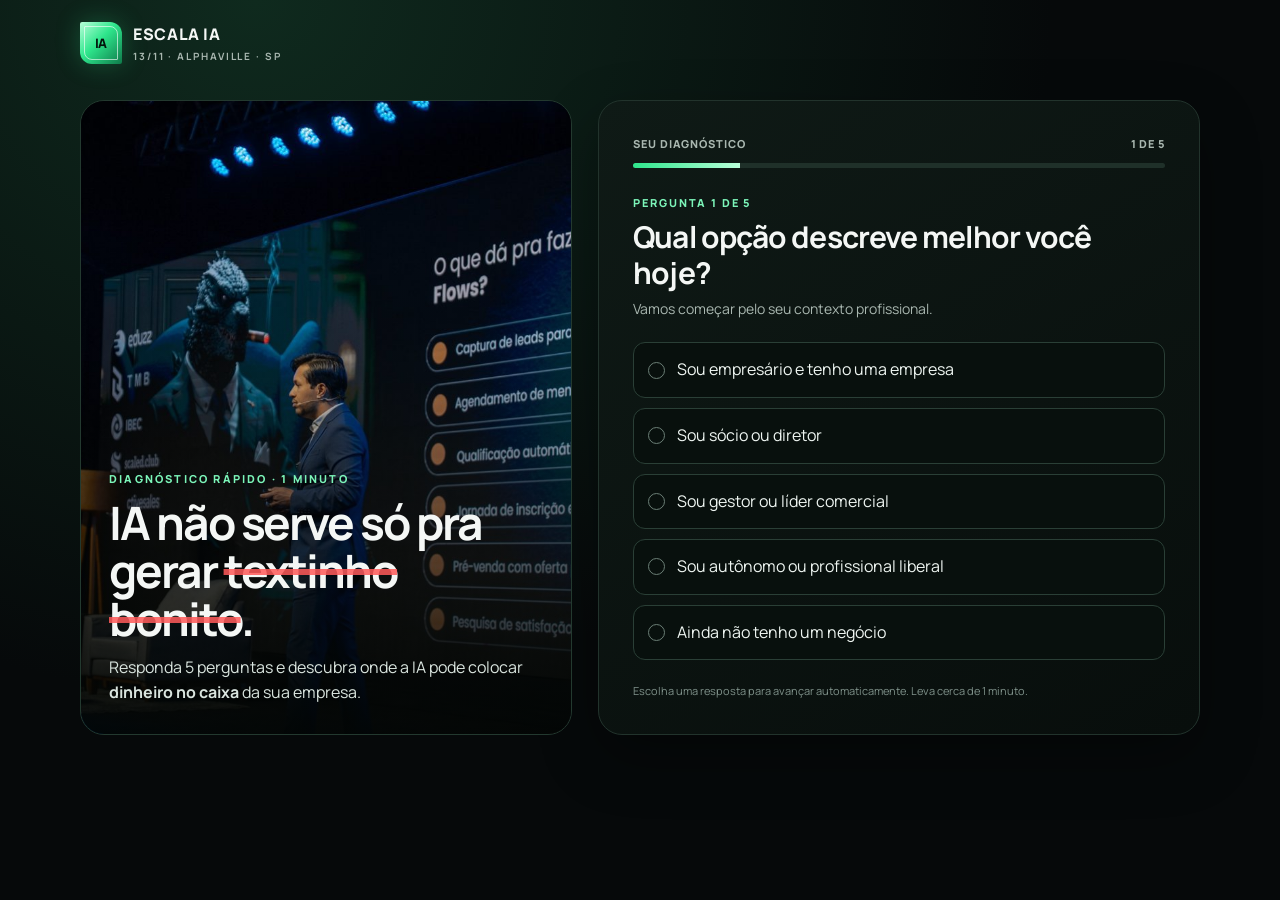
<file: escala-ia/index.html>
<!DOCTYPE html>
<html lang="pt-BR">
<head>
<meta charset="utf-8">
<meta name="viewport" content="width=device-width, initial-scale=1, viewport-fit=cover">
<meta name="theme-color" content="#06090A">
<title>Escala IA · 13 de novembro de 2026 · Alphaville</title>
<meta name="description" content="IA não serve só pra gerar textinho bonito. Serve pra colocar dinheiro no caixa da sua empresa. Evento presencial com Tiago Almeida, 13/11 em Alphaville.">
<meta property="og:title" content="Escala IA · 13/11 em Alphaville">
<meta property="og:description" content="IA não serve só pra gerar textinho bonito. Serve pra colocar dinheiro no caixa da sua empresa.">
<meta property="og:image" content="https://eventos.v8.ia.br/escala-ia/img/palco-flows.jpg">
<link rel="preconnect" href="https://fonts.googleapis.com">
<link rel="preconnect" href="https://fonts.gstatic.com" crossorigin>
<link href="https://fonts.googleapis.com/css2?family=Manrope:wght@400;500;600;700;800&display=swap" rel="stylesheet">
<style>
:root{--bg:#06090A;--surface:#0D1513;--text:#F4F7F5;--muted:#A9B7B0;--line:#22332C;--green:#2EE68C;--green2:#B8FFD9;--green-t:#7CF5B9;--red:#FF8A8A;--max:1120px}
*{box-sizing:border-box}
html{scroll-behavior:smooth;scroll-padding-top:76px}
body{margin:0;background:var(--bg);color:var(--text);font-family:Manrope,system-ui,-apple-system,"Segoe UI",sans-serif;line-height:1.6;overflow-x:hidden;overflow-x:clip}
button,input,select{font:inherit}
button,a{-webkit-tap-highlight-color:transparent}
.wrap{width:min(calc(100% - 36px),var(--max));margin:auto}
.hidden{display:none!important}
em{font-style:normal;background:linear-gradient(100deg,var(--green),var(--green2));-webkit-background-clip:text;background-clip:text;color:transparent}
s{text-decoration-color:#ff5a5ad9;text-decoration-thickness:.12em}

/* Marca */
.brand{display:flex;align-items:center;gap:11px;font-weight:800;letter-spacing:.04em}
.brand-icon{position:relative;width:42px;height:42px;display:grid;place-items:center;background:linear-gradient(135deg,#B8FFD9 0%,#2EE68C 45%,#0F7A4A 100%);color:#04140C;border-radius:2px 12px 2px 12px;font-size:13px;font-weight:800;letter-spacing:-.04em;box-shadow:0 0 24px #2ee68c40}
.brand-icon:after{content:"";position:absolute;inset:4px;border:1px solid #ffffff99;border-radius:1px 8px 1px 8px;pointer-events:none}
.brand small{display:block;font-size:10px;letter-spacing:.19em;color:var(--muted);font-weight:700}
.event-page .brand-icon{width:36px;height:36px}

/* Botões */
.btn{display:inline-flex;align-items:center;justify-content:center;gap:10px;border:0;border-radius:12px;padding:15px 20px;background:var(--green);color:#04140C;font-weight:800;text-decoration:none;cursor:pointer;box-shadow:0 10px 30px #2ee68c30;transition:transform .15s,filter .15s}
.btn:hover{filter:brightness(1.06);transform:translateY(-1px)}
.btn-outline{background:#0F1A16;color:var(--text);border:1px solid #2D4239;box-shadow:none}
.btn:focus-visible,.option:focus-visible,input:focus-visible,summary:focus-visible{outline:2px solid var(--green2);outline-offset:3px}
.eyebrow{font-size:11px;letter-spacing:.2em;text-transform:uppercase;color:var(--green-t);font-weight:800}

/* Fotos */
.photo{position:absolute;inset:0;width:100%;height:100%;object-fit:cover}

/* ETAPA 1: quiz */
.quiz-screen{min-height:100vh;background:radial-gradient(ellipse at 20% 0%,#0F2A1E 0%,#06090A 55%)}
.quiz-head{padding:22px 0}
.quiz-layout{display:grid;grid-template-columns:.9fr 1.1fr;gap:26px;align-items:stretch;padding:14px 0 60px}
.quiz-visual{min-height:570px;position:relative;overflow:hidden;border-radius:24px;border:1px solid #23392F;background:#0D1513}
.quiz-visual .photo{object-position:48% 40%}
.quiz-visual:after{content:"";position:absolute;inset:0;background:linear-gradient(180deg,#02050400 10%,#02050430 40%,#020504f2 100%)}
.visual-copy{position:absolute;z-index:1;left:28px;right:28px;bottom:28px}
.visual-copy h1{font-size:clamp(30px,3.6vw,46px);line-height:1.04;letter-spacing:-.045em;margin:12px 0}
.visual-copy p{color:#d9e4de;margin:0;max-width:450px}
.quiz-card{padding:clamp(22px,3vw,34px);border:1px solid var(--line);border-radius:24px;background:linear-gradient(150deg,#0F1A16fa,#080E0Cfa);box-shadow:0 22px 60px #0005;min-width:0}
.progressline{display:flex;justify-content:space-between;gap:12px;color:var(--muted);font-size:11px;font-weight:800;letter-spacing:.08em}
.progress{height:5px;background:#1F3029;border-radius:99px;overflow:hidden;margin:10px 0 26px}
.progress span{height:100%;width:20%;display:block;background:linear-gradient(90deg,var(--green),var(--green2));transition:width .2s}
.q{display:none}.q.active{display:block;animation:fade .2s ease}
.qnum{color:var(--green-t);font-size:11px;letter-spacing:.17em;font-weight:800;margin-bottom:8px}
.q h2,.lead-form h2{font-size:clamp(24px,3vw,30px);line-height:1.18;letter-spacing:-.03em;margin:0 0 8px}
.q p,.lead-form>p{font-size:14px;color:var(--muted);margin:0 0 20px}
.options{display:grid;gap:10px;margin:22px 0}
.option{width:100%;display:flex;align-items:center;gap:12px;text-align:left;padding:14px;border-radius:12px;background:#08100D;color:#eef5f1;border:1px solid #2A3F36;cursor:pointer;transition:.15s}
.option:hover{border-color:#2EE68C99;background:#0E1A15}
.option.selected{border-color:var(--green);background:#0F2A1E;box-shadow:inset 0 0 0 1px var(--green)}
.dot{width:17px;height:17px;flex:0 0 17px;border:1px solid #6B7F76;border-radius:50%;display:grid;place-items:center}
.selected .dot{border-color:var(--green)}
.selected .dot:after{content:"";width:7px;height:7px;border-radius:50%;background:var(--green)}
.quiz-hint{font-size:11px;color:#7F918A;margin:18px 0 0}
.lead-form{display:none}.lead-form.active{display:block;animation:fade .2s ease}
.field{margin:16px 0}
.field label{display:block;font-size:13px;margin-bottom:7px;color:#dbe7e1}
.field input{width:100%;padding:14px 13px;background:#060C0A;border:1px solid #2D4239;border-radius:11px;color:white;outline:none}
.field input:focus{border-color:var(--green);box-shadow:0 0 0 3px #2ee68c1f}
.consent{display:flex;align-items:flex-start;gap:9px;color:var(--muted);font-size:11px;margin:18px 0}
.consent input{margin-top:4px;accent-color:var(--green)}
.form-actions{display:flex;gap:10px}.form-actions .btn{flex:1}
.form-error{color:var(--red);font-size:13px;margin:6px 0 0;min-height:1px}
.privacy{font-size:10px;color:#7F918A;margin-top:14px}

/* ETAPA 2: página */
.event-page{background:var(--bg)}
.event-nav{position:sticky;top:0;z-index:10;background:#06090Aef;backdrop-filter:blur(14px);border-bottom:1px solid #ffffff12}
.event-nav .wrap{display:flex;justify-content:space-between;align-items:center;padding:13px 0;gap:14px}
.event-nav .btn{padding:11px 15px;font-size:12px}
.section{padding:88px 0;border-bottom:1px solid #ffffff0d}
.section:nth-child(even){background:linear-gradient(180deg,#0A1210,#06090A)}
.section-head{max-width:780px;margin:0 auto 34px;text-align:center}
.section-head h2{font-size:clamp(30px,5vw,48px);line-height:1.08;letter-spacing:-.045em;margin:13px 0}
.section-head p{color:var(--muted);font-size:17px;margin:0}

.hero-event{padding:74px 0 82px;background:radial-gradient(ellipse at 75% 15%,#0F3324 0%,#06090A 52%);overflow:hidden}
.hero-grid{display:grid;grid-template-columns:1.05fr .95fr;align-items:center;gap:48px}
.hero-event .pre{display:block;font-size:clamp(18px,2.2vw,24px);font-weight:700;color:var(--muted);letter-spacing:-.02em;margin:18px 0 6px}
.hero-event h1{font-size:clamp(38px,5.4vw,62px);line-height:1.02;letter-spacing:-.055em;margin:0 0 18px}
.hero-event p{font-size:18px;color:#c3d1ca;max-width:630px}
.hero-event p b{color:var(--text)}
.hero-event .brand{margin-bottom:26px}
.hero-actions{display:flex;gap:12px;flex-wrap:wrap;margin-top:28px}
.hero-photo{position:relative;min-height:460px;border-radius:25px;overflow:hidden;border:1px solid #2EE68C44;background:#0D1513;box-shadow:0 25px 80px #0007}
.hero-photo .photo{object-position:50% 18%}
.photo-tag{position:absolute;z-index:1;left:16px;right:16px;bottom:16px;background:#060C0Add;backdrop-filter:blur(10px);padding:13px 15px;border:1px solid #ffffff1c;border-radius:13px;font-size:12px;color:#dce8e2}
.stats{display:grid;grid-template-columns:repeat(3,1fr);gap:12px;margin-top:30px}
.stat{border:1px solid #ffffff17;border-radius:14px;padding:14px;background:#ffffff05}
.stat strong{display:block;color:var(--green);font-size:17px;line-height:1.25}
.stat span{display:block;font-size:11px;color:var(--muted);margin-top:3px}
.countdown{margin-top:14px;font-size:13px;color:var(--green-t);font-weight:800;letter-spacing:.04em}

.cards{display:grid;grid-template-columns:repeat(3,1fr);gap:16px}
.cards.four{grid-template-columns:repeat(2,1fr)}
.card{border:1px solid var(--line);border-radius:18px;background:linear-gradient(150deg,#0F1A16,#080E0C);padding:23px}
.card-icon{width:42px;height:42px;display:grid;place-items:center;border-radius:12px;background:#0F2A1E;color:var(--green);font-size:20px;margin-bottom:18px}
.card.pain .card-icon{background:#2A1414;color:var(--red)}
.card h3{font-size:19px;line-height:1.2;margin:0 0 9px}
.card p{font-size:14px;color:var(--muted);margin:0}
.card ul{list-style:none;margin:14px 0 0;padding:0;display:grid;gap:6px;font-size:14px;color:#dbe7e1}
.card li:before{content:"→ ";color:var(--green)}
.card .n{display:block;font-size:11px;letter-spacing:.16em;font-weight:800;color:var(--green-t);margin-bottom:10px}

.split{display:grid;grid-template-columns:1fr 1fr;gap:40px;align-items:center}
.split h2{font-size:clamp(30px,4vw,45px);line-height:1.08;letter-spacing:-.04em;margin:12px 0 18px}
.split p{color:var(--muted)}
.checklist{list-style:none;padding:0;margin:24px 0;display:grid;gap:14px}
.checklist li{display:flex;gap:11px;color:#e0ece6;font-weight:600}
.check{display:grid;place-items:center;flex:0 0 26px;height:26px;border-radius:8px;background:var(--green);color:#04140C;font-weight:800;font-size:14px}
.framework{display:grid;gap:12px}
.step-card{display:flex;gap:16px;padding:18px;border:1px solid var(--line);background:#0B1311;border-radius:15px}
.step-number{width:38px;height:38px;flex:0 0 38px;display:grid;place-items:center;border-radius:11px;background:#0F2A1E;color:var(--green);font-weight:800}
.step-card h3{margin:0 0 4px;font-size:16px}
.step-card p{margin:0;color:var(--muted);font-size:13px}

/* Expert */
.speaker-fold{position:relative;overflow:hidden;background:#0B0F0E!important;padding:0!important;min-height:540px}
.speaker-editorial{display:grid;grid-template-columns:.92fr 1.08fr;min-height:540px;align-items:stretch;max-width:1320px;margin:auto}
.speaker-editorial-copy{padding:70px max(30px,calc((100vw - 1120px)/2));padding-right:42px;position:relative;z-index:2;background:linear-gradient(90deg,#0B0F0E 0%,#0B0F0Ef5 80%,#0B0F0Eb0 100%)}
.speaker-editorial-copy .eyebrow{font-size:10px;letter-spacing:.28em}
.speaker-editorial-copy h2{font-size:clamp(34px,4.2vw,54px);line-height:1.04;letter-spacing:-.045em;margin:17px 0 25px;text-transform:uppercase;max-width:510px}
.speaker-editorial-copy h2 em{display:block}
.speaker-editorial-copy p{color:#A7B2AC;font-size:15px;max-width:520px;line-height:1.8;margin:0 0 14px}
.speaker-editorial-copy p strong{color:#F0F4F2;font-weight:700}
.speaker-editorial-photo{position:relative;min-height:540px;overflow:hidden;background:#141A18}
.speaker-editorial-photo .photo{object-position:50% 20%}
.speaker-editorial-photo:before{content:"";position:absolute;z-index:1;inset:0;background:linear-gradient(90deg,#0B0F0E 0%,#0B0F0E66 25%,transparent 65%),linear-gradient(0deg,#0B0F0E55,transparent 40%)}

/* Ingressos */
.tickets-fold{background:radial-gradient(ellipse at 50% 0%,#0F2A1E 0%,#06090A 60%)!important}
.tickets-grid{display:grid;grid-template-columns:repeat(3,1fr);gap:18px;align-items:stretch}
.ticket{--tc:#22D3EE;--tc1:#0B3A44;--tc2:#071A1E;display:flex;flex-direction:column;border:1px solid var(--tc);border-radius:20px;background:linear-gradient(160deg,#0D1615,#080D0C);overflow:hidden}
.t-executivo{--tc:#2EE68C;--tc1:#0F4A2E;--tc2:#071A10;box-shadow:0 20px 60px -20px #2ee68c55}
.t-imersao{--tc:#A78BFA;--tc1:#2B1A5E;--tc2:#0E0A1F}
.ticket-banner{position:relative;padding:24px 22px 20px;min-height:116px;background:linear-gradient(135deg,var(--tc1),var(--tc2));border-bottom:1px solid #ffffff12}
.ticket-kicker{display:block;font-size:11px;letter-spacing:.22em;text-transform:uppercase;color:#ffffffa8;font-weight:700}
.ticket-banner h3{margin:6px 0 0;font-size:clamp(28px,3vw,36px);line-height:1;letter-spacing:-.04em;text-transform:uppercase}
.ticket-tag{position:absolute;top:16px;right:16px;font-size:10px;letter-spacing:.1em;text-transform:uppercase;font-weight:800;padding:5px 10px;border-radius:99px;border:1px solid var(--tc);color:var(--tc);background:#05080fb3}
.ticket-body{display:flex;flex-direction:column;flex:1;padding:22px}
.ticket-desc{margin:0 0 18px;font-size:14px;color:#cfdcd6}
.ticket-list{list-style:none;margin:0 0 24px;padding:18px 0 0;border-top:1px solid #ffffff12;display:grid;gap:11px}
.ticket-list li{display:flex;gap:10px;font-size:14px;color:#e6eeea;line-height:1.45}
.ticket-list li:before{content:"✓";color:var(--tc);font-weight:900;flex:0 0 auto}
.ticket-price{margin-top:auto;padding-top:20px;border-top:1px solid #ffffff12}
.ticket-price small{display:block;font-size:11px;color:var(--muted);letter-spacing:.06em}
.ticket-price strong{display:block;font-size:clamp(44px,5vw,56px);line-height:1.05;letter-spacing:-.05em}
.ticket-price strong span{font-size:.4em;letter-spacing:0;margin-right:6px;color:#ffffffb0;font-weight:700}
.ticket-parcelas{font-size:12px;color:var(--muted);margin:2px 0 0}
.ticket-vagas{margin:10px 0 0;font-size:12px;color:var(--tc);font-weight:800}
.btn-ticket{width:100%;margin-top:18px;background:var(--tc);color:#04140C;box-shadow:none;text-transform:uppercase;letter-spacing:.05em;font-size:13px}
.ticket-msg{margin:12px 0 0;font-size:13px;color:var(--green-t);min-height:1px}
.tickets-note{max-width:760px;margin:30px auto 0;text-align:center;color:var(--muted);font-size:14px}
.tickets-note a{color:var(--green);font-weight:800}

/* CTA final + FAQ */
.final-cta{background:radial-gradient(ellipse at 50% 0%,#0F3324,#06090A 65%);text-align:center}
.final-box{max-width:820px;margin:auto;padding:40px;border:1px solid #2D4239;border-radius:24px;background:#0B1311cc}
.final-box h2{font-size:clamp(32px,5vw,52px);line-height:1.06;letter-spacing:-.04em;margin:15px 0}
.final-box p{color:var(--muted);font-size:17px}
.final-meta{font-size:13px!important;color:#8FA59B!important;margin:18px 0 0}
.faq{max-width:800px;margin:auto;display:grid;gap:10px;text-align:left}
.faq details{border:1px solid var(--line);background:#0B1311;border-radius:13px;padding:17px 19px}
.faq summary{cursor:pointer;font-weight:800}
.faq details p{color:var(--muted);font-size:14px;margin-bottom:0}
.footer{padding:28px 0;text-align:center;color:#6F8079;font-size:11px}

/* Valor e dados do evento na primeira dobra */
.price-line{margin:16px 0 0;font-size:15px;color:var(--muted)}
.price-line strong{color:var(--text);font-size:20px;letter-spacing:-.02em}
.facts{list-style:none;margin:14px 0 0;padding:0;display:flex;flex-wrap:wrap;gap:8px 18px;font-size:14px;color:#dbe7e1}
.facts li{display:flex;align-items:center;gap:7px}
.facts svg{width:17px;height:17px;flex:0 0 17px;stroke:var(--green);fill:none;stroke-width:2;stroke-linecap:round;stroke-linejoin:round}
.sub-m,.quiz-brand-m{display:none}

@keyframes fade{from{opacity:.4;transform:translateY(5px)}to{opacity:1;transform:translateY(0)}}
@media(max-width:900px){.tickets-grid{grid-template-columns:1fr;max-width:520px;margin:auto}}
@media(max-width:800px){
  .quiz-layout,.hero-grid,.split{grid-template-columns:1fr}
  .quiz-visual{min-height:330px;max-height:390px}
  .quiz-layout{padding-top:0}
  .hero-grid{gap:28px}
  .hero-photo{min-height:340px;max-height:480px}
  .cards,.cards.four{grid-template-columns:1fr}
  .section{padding:62px 0}
  .hero-event{padding:52px 0}
  .stats{gap:8px}.stat{padding:11px}.stat strong{font-size:14px}.stat span{font-size:10px}
  .final-box{padding:25px 18px}
  .speaker-editorial{grid-template-columns:1fr}
  .speaker-editorial-copy{padding:48px 24px 28px;background:#0B0F0E}
  .speaker-editorial-photo{min-height:340px;max-height:440px}
  .speaker-editorial-photo:before{background:linear-gradient(0deg,#0B0F0E66,transparent 45%)}

  /* Padrão V8 · quiz no celular: foto do expert no topo + pergunta 1 com todas as opções sem rolar */
  .quiz-head{display:none}
  .quiz-layout{width:100%;gap:0;padding:0 0 32px}
  .quiz-visual{min-height:0;height:190px;max-height:none;border-radius:0 0 22px 22px;border:0;border-bottom:1px solid #23392F}
  .quiz-visual .photo{object-position:50% 18%}
  .quiz-visual:after{background:linear-gradient(180deg,#02050466 0%,#02050400 30%,#020504e6 100%)}
  .quiz-brand-m{display:flex;position:absolute;z-index:1;top:14px;left:18px}
  .quiz-brand-m .brand-icon{width:30px;height:30px;font-size:11px}
  .visual-copy{left:18px;right:18px;bottom:14px}
  .visual-copy .eyebrow,.visual-copy p{display:none}
  .visual-copy h1{font-size:23px;margin:0}
  .quiz-card{margin:0 12px;margin-top:-6px;position:relative;padding:16px 16px 14px;border-radius:18px}
  .progress{margin:8px 0 14px}
  .qnum{margin-bottom:4px}
  .q h2,.lead-form h2{font-size:20px;margin-bottom:0}
  .q p{display:none}
  .options{gap:7px;margin:12px 0 0}
  .option{padding:11px 12px;font-size:15px;line-height:1.3}
  .quiz-hint{display:none}
  .lead-form>p{margin-bottom:6px}
  .field{margin:10px 0}

  /* Padrão V8 · página de vendas no celular: foto no topo atrás da headline */
  .hero-event{position:relative;padding:0 0 40px}
  .hero-grid{display:block}
  .hero-photo{position:absolute;top:0;left:0;right:0;height:300px;min-height:0;max-height:none;border-radius:0;border:0;box-shadow:none}
  .hero-photo .photo{object-position:50% 14%}
  .hero-photo:after{content:"";position:absolute;inset:0;background:linear-gradient(180deg,#06090A33 0%,#06090A00 30%,#06090Acc 72%,#06090A 100%)}
  .photo-tag{display:none}
  .hero-grid>div:first-child{position:relative;z-index:1;padding-top:176px}
  .hero-event .eyebrow{display:none}
  .hero-event .pre{font-size:15px;margin:0 0 2px}
  .hero-event h1{font-size:28px;margin-bottom:8px}

  /* Celular enxuto: menos texto, letras menores, seções mais próximas */
  .section{padding:40px 0}
  .section-head{margin-bottom:20px}
  .section-head h2,.split h2{font-size:25px;margin:8px 0}
  .section-head p{font-size:14px}
  .eyebrow{font-size:10px}
  .cards{gap:10px}
  .card{padding:16px;border-radius:14px}
  .card-icon{width:32px;height:32px;font-size:16px;margin-bottom:10px;border-radius:9px}
  .card h3{font-size:16px;margin-bottom:4px}
  .card p{font-size:13px}
  .card ul{display:none}
  .card .n{margin-bottom:6px;font-size:10px}
  .checklist{margin:14px 0;gap:9px;font-size:14px}
  .split p{font-size:14px}
  .step-card{padding:12px;gap:12px}
  .step-number{width:32px;height:32px;flex-basis:32px}
  .speaker-editorial-copy{padding:32px 20px 20px}
  .speaker-editorial-copy h2{font-size:26px;margin:10px 0 14px}
  .speaker-editorial-copy p{font-size:14px;line-height:1.6}
  .speaker-editorial-copy p:last-child{display:none}
  .speaker-editorial-photo{min-height:260px;max-height:300px}
  .tickets-grid{gap:12px}
  .ticket-banner{min-height:0;padding:16px 18px 14px}
  .ticket-banner h3{font-size:26px}
  .ticket-body{padding:16px 18px}
  .ticket-desc{font-size:13px;margin-bottom:12px}
  .ticket-list{gap:7px;padding-top:12px;margin-bottom:14px}
  .ticket-list li{font-size:13px}
  .ticket-price strong{font-size:40px}
  .btn-ticket{margin-top:12px}
  .final-box h2{font-size:25px}
  .final-box p{font-size:14px}
  .faq details{padding:13px 15px}
  .faq summary{font-size:14px}
  .hero-event p.sub-d{display:none}
  .sub-m{display:block;font-size:15px!important;line-height:1.5;margin:0}
  .hero-actions{margin-top:16px}
  .hero-actions .btn{width:100%}
  .hero-actions .btn-outline,.stats,.countdown{display:none!important}
  .price-line{margin-top:12px;font-size:14px}
  .price-line strong{font-size:18px}
  .facts{margin-top:10px;gap:6px 14px;font-size:13px}
}
@media(prefers-reduced-motion:reduce){*{scroll-behavior:auto!important;animation:none!important;transition:none!important}}
</style>
</head>
<body>

<!-- ETAPA 1: QUIZ DE DIAGNÓSTICO (captura o lead antes da página) -->
<div id="quizScreen" class="quiz-screen">
  <header class="quiz-head wrap">
    <div class="brand"><span class="brand-icon">IA</span><span>ESCALA IA<small>13/11 · ALPHAVILLE · SP</small></span></div>
  </header>
  <main class="wrap quiz-layout">
    <section class="quiz-visual">
      <picture><source media="(max-width:800px)" srcset="img/hero.jpg"><img class="photo" src="img/palco-flows.jpg" alt="Tiago Almeida" fetchpriority="high"></picture>
      <div class="brand quiz-brand-m"><span class="brand-icon">IA</span><span>ESCALA IA<small>13/11 · ALPHAVILLE</small></span></div>
      <div class="visual-copy">
        <div class="eyebrow">Diagnóstico rápido · 1 minuto</div>
        <h1>IA não serve só pra gerar <s>textinho bonito</s>.</h1>
        <p>Responda 5 perguntas e descubra onde a IA pode colocar <b>dinheiro no caixa</b> da sua empresa.</p>
      </div>
    </section>
    <section class="quiz-card" aria-live="polite">
      <div id="quizFlow">
        <div class="progressline"><span>SEU DIAGNÓSTICO</span><span id="stepLabel">1 DE 5</span></div>
        <div class="progress"><span id="progressBar"></span></div>
        <div id="questions"></div>
        <p class="quiz-hint">Escolha uma resposta para avançar automaticamente. Leva cerca de 1 minuto.</p>
      </div>
      <form id="leadForm" class="lead-form" novalidate>
        <div class="qnum">ÚLTIMA ETAPA</div>
        <h2>Vamos liberar seu acesso.</h2>
        <p>Informe seus dados para ver os detalhes e os ingressos do Escala IA, no dia 13 de novembro, em Alphaville.</p>
        <div class="field"><label for="name">Nome completo *</label><input id="name" name="name" autocomplete="name" placeholder="Seu nome" required minlength="2"></div>
        <div class="field"><label for="phone">WhatsApp com DDD *</label><input id="phone" name="phone" type="tel" inputmode="tel" autocomplete="tel" placeholder="(11) 99999-9999" required></div>
        <div class="field"><label for="email">E-mail (opcional)</label><input id="email" name="email" type="email" autocomplete="email" placeholder="voce@empresa.com"></div>
        <label class="consent"><input id="consent" type="checkbox" required><span>Autorizo o contato sobre este evento e concordo com o tratamento dos meus dados para essa finalidade.</span></label>
        <p class="form-error" id="formError" role="alert"></p>
        <div class="form-actions"><button class="btn btn-outline" id="backToQuiz" type="button">Voltar</button><button class="btn" type="submit" id="submitLead">Liberar meu acesso →</button></div>
        <p class="privacy">Seus dados serão usados apenas para contato sobre este evento.</p>
      </form>
    </section>
  </main>
</div>

<!-- ETAPA 2: PÁGINA DO EVENTO -->
<div id="eventPage" class="event-page hidden">
  <header class="event-nav">
    <div class="wrap">
      <div class="brand"><span class="brand-icon">IA</span><span>ESCALA IA<small>13/11 · ALPHAVILLE</small></span></div>
      <a class="btn" href="#ingressos">Garantir ingresso</a>
    </div>
  </header>

  <!-- DOBRA 1: HERO -->
  <section class="hero-event">
    <div class="wrap hero-grid">
      <div>
        <div class="eyebrow">Evento presencial para empresários · 13 de novembro de 2026</div>
        <span class="pre">IA não serve só pra gerar <s>textinho bonito</s>.</span>
        <h1>Serve pra colocar <em>dinheiro no caixa</em> da sua empresa.</h1>
        <p class="sub-d">Veja na prática como <b>agentes de IA</b> executam tarefas manuais e repetitivas, como o <b>atendimento automatizado</b> vende por você e como <b>SDRs e social selling com IA</b> no perfil da empresa trazem mais oportunidades de venda.</p>
        <p class="sub-m">Agentes, atendimento e SDRs com IA para <b>vender mais e gastar menos</b>.</p>
        <div class="hero-actions"><a class="btn" href="#ingressos">Garantir meu ingresso →</a><a class="btn btn-outline" href="#conteudo">Ver o que vou aprender</a></div>
        <p class="price-line">Ingressos a partir de <strong>R$ 197</strong></p>
        <ul class="facts">
          <li><svg viewBox="0 0 24 24" aria-hidden="true"><rect x="3" y="5" width="18" height="16" rx="2"/><path d="M3 10h18M8 3v4M16 3v4"/></svg>13/11 · sexta-feira</li>
          <li><svg viewBox="0 0 24 24" aria-hidden="true"><circle cx="12" cy="8" r="3.2"/><path d="M5.5 20c1-3.6 3.6-5.5 6.5-5.5s5.5 1.9 6.5 5.5"/></svg>Presencial</li>
          <li><svg viewBox="0 0 24 24" aria-hidden="true"><path d="M12 21s-6.5-5.6-6.5-11a6.5 6.5 0 0 1 13 0c0 5.4-6.5 11-6.5 11z"/><circle cx="12" cy="10" r="2.3"/></svg><span data-local></span></li>
        </ul>
        <div class="stats">
          <div class="stat"><strong>13 NOV · 2026</strong><span>Sexta-feira</span></div>
          <div class="stat"><strong data-horario></strong><span>Horário</span></div>
          <div class="stat"><strong data-local></strong><span>Local</span></div>
        </div>
        <div class="countdown" id="countdown" hidden></div>
      </div>
      <div class="hero-photo">
        <img class="photo" src="img/hero.jpg" alt="Tiago Almeida">
        <div class="photo-tag">Escala IA · Agentes, atendimento, SDRs e social selling com IA aplicados ao seu negócio</div>
      </div>
    </div>
  </section>

  <!-- DOBRA 2: PROBLEMA -->
  <section class="section">
    <div class="wrap">
      <div class="section-head">
        <div class="eyebrow">Onde o dinheiro escapa</div>
        <h2>Cada tarefa manual é <em>dinheiro saindo do caixa</em>.</h2>
        <p>Muitas empresas perdem vendas porque dependem de gente fazendo, na mão, o que uma IA já faz.</p>
      </div>
      <div class="cards">
        <article class="card pain"><div class="card-icon">◷</div><h3>Cliente esperando resposta</h3><p>O potencial cliente chama no WhatsApp, espera e acaba fechando com quem respondeu primeiro.</p></article>
        <article class="card pain"><div class="card-icon">↻</div><h3>Tarefas manuais e repetitivas</h3><p>A equipe gasta horas copiando dados, respondendo as mesmas perguntas e fazendo follow-up na mão.</p></article>
        <article class="card pain"><div class="card-icon">⌁</div><h3>Dono preso no operacional</h3><p>Se a empresa para quando você para, falta processo, e não esforço.</p></article>
      </div>
    </div>
  </section>

  <!-- DOBRA 3: O QUE VOCÊ VAI APRENDER -->
  <section id="conteudo" class="section">
    <div class="wrap">
      <div class="section-head">
        <div class="eyebrow">O que você vai aprender</div>
        <h2>Quatro frentes para a IA <em>trabalhar pela sua empresa</em>.</h2>
        <p>Nada de teoria sobre o futuro: aplicações de IA que geram receita e cortam custo no dia a dia do negócio.</p>
      </div>
      <div class="cards four">
        <article class="card"><span class="n">01 · AGENTES DE IA</span><h3>Tarefas manuais e repetitivas no automático</h3><p>Como agentes de IA executam as rotinas que hoje consomem a sua equipe.</p><ul><li>Cadastros, planilhas e relatórios</li><li>Follow-ups e lembretes</li><li>Processos internos que se repetem todo dia</li></ul></article>
        <article class="card"><span class="n">02 · ATENDIMENTO AUTOMATIZADO</span><h3>Atendimento que vende a qualquer hora</h3><p>Como colocar a IA para responder, tirar dúvidas e qualificar clientes sem deixar ninguém esperando.</p><ul><li>Resposta imediata no WhatsApp</li><li>Qualificação antes do vendedor entrar</li><li>Menos vendas perdidas por demora</li></ul></article>
        <article class="card"><span class="n">03 · SDRS COM IA</span><h3>Prospecção e agendamento com IA</h3><p>Como usar SDRs com IA para abordar, qualificar e agendar reuniões para o seu time comercial.</p><ul><li>Abordagem e qualificação de leads</li><li>Agenda do comercial mais cheia</li><li>Vendedor focado em fechar</li></ul></article>
        <article class="card"><span class="n">04 · SOCIAL SELLING COM IA</span><h3>O perfil da empresa gerando oportunidades</h3><p>Como usar IA no perfil da empresa para atrair e conversar com mais oportunidades de venda.</p><ul><li>Conteúdo e relacionamento com constância</li><li>Conversas que viram oportunidades</li><li>Mais demanda chegando pelo digital</li></ul></article>
      </div>
    </div>
  </section>

  <!-- DOBRA 4: RESULTADO + MÉTODO -->
  <section class="section">
    <div class="wrap split">
      <div>
        <div class="eyebrow">Da estratégia à execução</div>
        <h2>Quem aprende a usar as ferramentas certas consegue:</h2>
        <ul class="checklist">
          <li><span class="check">✓</span><span>Vender mais com atendimento automatizado.</span></li>
          <li><span class="check">✓</span><span>Enxugar custo operacional.</span></li>
          <li><span class="check">✓</span><span>Tirar o dono da sobrecarga do dia a dia.</span></li>
        </ul>
        <p>Não comece pela ferramenta. Comece pelo ponto em que a sua empresa perde dinheiro, e coloque a IA para trabalhar exatamente ali.</p>
        <a class="btn" href="#ingressos">Ver os ingressos →</a>
      </div>
      <div class="framework">
        <div class="step-card"><div class="step-number">01</div><div><h3>Diagnosticar</h3><p>Mapear onde a empresa perde tempo, cliente e dinheiro.</p></div></div>
        <div class="step-card"><div class="step-number">02</div><div><h3>Automatizar com agentes</h3><p>Colocar agentes de IA nas tarefas manuais e repetitivas.</p></div></div>
        <div class="step-card"><div class="step-number">03</div><div><h3>Atender e qualificar</h3><p>Atendimento automatizado e SDRs com IA levando oportunidades ao comercial.</p></div></div>
        <div class="step-card"><div class="step-number">04</div><div><h3>Gerar demanda</h3><p>Social selling com IA no perfil da empresa trazendo novas conversas de venda.</p></div></div>
      </div>
    </div>
  </section>

  <!-- DOBRA 5: QUEM CONDUZ -->
  <section class="section speaker-fold">
    <div class="speaker-editorial">
      <div class="speaker-editorial-copy">
        <div class="eyebrow">Quem conduz o Escala IA</div>
        <h2>Visão de negócios.<br>Tecnologia.<em>Princípios.</em></h2>
        <p><strong>Tiago Almeida</strong> é empresário e fundador da Devzapp.</p>
        <p>À frente de uma empresa de tecnologia com atuação internacional, Tiago vive na prática os desafios de construir, liderar e crescer em um mercado transformado pela tecnologia.</p>
        <p>No Escala IA, mostra como colocar a inteligência artificial para trabalhar no atendimento, na operação e nas vendas, sem perder de vista as pessoas, a estratégia e os princípios que sustentam um negócio.</p>
      </div>
      <div class="speaker-editorial-photo">
        <img class="photo" src="img/retrato.jpg" alt="Tiago Almeida" loading="lazy">
      </div>
    </div>
  </section>

  <!-- DOBRA 6: INGRESSOS -->
  <section id="ingressos" class="section tickets-fold">
    <div class="wrap">
      <div class="section-head">
        <div class="eyebrow">Ingressos</div>
        <h2>Escolha como você quer participar do dia 13.</h2>
        <p>Três formas de participar do Escala IA. O conteúdo é o mesmo; muda a experiência ao redor dele.</p>
      </div>
      <div class="tickets-grid">

        <article class="ticket t-essencial">
          <div class="ticket-banner"><span class="ticket-kicker">Ingresso</span><h3>Essencial</h3></div>
          <div class="ticket-body">
            <p class="ticket-desc">Para quem quer o conteúdo completo do evento e o ambiente de networking.</p>
            <ul class="ticket-list">
              <li>Acesso a todas as sessões do evento</li>
              <li>Espaço de networking com empresários e líderes</li>
              <li>Lugar na área geral</li>
            </ul>
            <div class="ticket-price"><small>por pessoa</small><strong><span>R$</span>197</strong><p class="ticket-parcelas" data-parcelas="essencial" hidden></p></div>
            <a href="#" class="btn btn-ticket" data-ticket="essencial">Garantir ingresso Essencial</a>
            <p class="ticket-msg" data-msg="essencial" role="status"></p>
          </div>
        </article>

        <article class="ticket t-executivo">
          <div class="ticket-banner"><span class="ticket-tag">Área reservada</span><span class="ticket-kicker">Ingresso</span><h3>Executivo</h3></div>
          <div class="ticket-body">
            <p class="ticket-desc">Para quem quer viver o evento com mais conforto e mais proximidade.</p>
            <ul class="ticket-list">
              <li>Tudo do ingresso Essencial</li>
              <li>Lugar na área reservada do evento</li>
              <li>Almoço em espaço reservado</li>
              <li>Lounge de networking</li>
              <li>Acesso ao Tiago e à equipe nas pausas</li>
            </ul>
            <div class="ticket-price"><small>por pessoa</small><strong><span>R$</span>497</strong><p class="ticket-parcelas" data-parcelas="executivo" hidden></p></div>
            <a href="#" class="btn btn-ticket" data-ticket="executivo">Garantir ingresso Executivo</a>
            <p class="ticket-msg" data-msg="executivo" role="status"></p>
          </div>
        </article>

        <article class="ticket t-imersao">
          <div class="ticket-banner"><span class="ticket-tag" id="tagImersao" hidden>Vagas limitadas</span><span class="ticket-kicker">Ingresso</span><h3>Imersão</h3></div>
          <div class="ticket-body">
            <p class="ticket-desc">Para quem quer conversar de perto, com tempo reservado, sobre o próprio negócio.</p>
            <ul class="ticket-list">
              <li>Tudo do ingresso Executivo</li>
              <li>Jantar de negócios na noite anterior (12/11)</li>
              <li>Momento reservado com Tiago Almeida para tirar dúvidas sobre o seu negócio</li>
            </ul>
            <div class="ticket-price"><small>por pessoa</small><strong><span>R$</span>997</strong><p class="ticket-parcelas" data-parcelas="imersao" hidden></p><p class="ticket-vagas" id="vagasImersao" hidden></p></div>
            <a href="#" class="btn btn-ticket" data-ticket="imersao">Garantir ingresso Imersão</a>
            <p class="ticket-msg" data-msg="imersao" role="status"></p>
          </div>
        </article>

      </div>
      <p class="tickets-note">Em dúvida sobre qual ingresso faz mais sentido para você? <a id="waLink" href="#" hidden>Fale com a nossa equipe no WhatsApp</a><span id="waFallback">Nossa equipe fala com você pelo WhatsApp que você informou.</span></p>
    </div>
  </section>

  <!-- DOBRA 7: CTA FINAL + FAQ -->
  <section id="faq-final" class="section final-cta">
    <div class="wrap">
      <div class="final-box">
        <div class="eyebrow">Seu próximo passo</div>
        <h2>Coloque a IA pra gerar <em>dinheiro no caixa</em>, não textinho bonito.</h2>
        <p>Participe do Escala IA e saia sabendo como agentes, atendimento automatizado, SDRs e social selling com IA podem trabalhar pela sua empresa.</p>
        <a class="btn" href="#ingressos">Garantir meu ingresso →</a>
        <p class="final-meta">13 de novembro de 2026 · <span data-horario></span> · <span data-local></span></p>
      </div>
      <div style="height:42px"></div>
      <div class="section-head"><div class="eyebrow">Dúvidas frequentes</div><h2 style="font-size:32px">Antes de participar</h2></div>
      <div class="faq">
        <details><summary>Para quem é o Escala IA?</summary><p>Para donos de empresa, sócios, gestores e líderes comerciais que querem aplicar IA no atendimento, na operação e nas vendas.</p></details>
        <details><summary>Preciso já utilizar inteligência artificial?</summary><p>Não. O conteúdo foi pensado para mostrar onde e como aplicar a IA no negócio, inclusive para quem ainda está começando.</p></details>
        <details><summary>Preciso entender de programação?</summary><p>Não. O foco é onde aplicar a IA para gerar resultado na empresa, e não em programação.</p></details>
        <details><summary>Qual a diferença entre os ingressos?</summary><p>O conteúdo do evento é o mesmo nos três. O Executivo e o Imersão acrescentam conforto, proximidade e momentos reservados, conforme descrito em cada ingresso.</p></details>
        <details><summary>O evento promete resultados garantidos?</summary><p>Não. Os resultados dependem do contexto, da implementação e dos processos de cada negócio. O objetivo é apresentar caminhos e aplicações possíveis.</p></details>
        <details><summary>Quando e onde acontece?</summary><p>Dia 13 de novembro de 2026. Horário: <span data-horario></span>. Local: <span data-local></span>.</p></details>
      </div>
    </div>
  </section>
  <footer class="footer"><div class="wrap">Escala IA · Tiago Almeida · 13 de novembro de 2026 · Alphaville · SP</div></footer>
</div>

<script>
/* ============ CONFIGURAÇÃO — edite só este bloco ============ */
const CONFIG = {
  horario: "",                             // ex.: "09h às 18h" (vazio = "A confirmar")
  local: "Alphaville · SP",                // ex.: "Espaço X, Alphaville"
  whatsapp: "",                            // só números com DDI+DDD, ex.: "5511999999999"
  checkout: { essencial: "", executivo: "", imersao: "" },   // links de checkout de cada ingresso
  parcelas: { essencial: "", executivo: "", imersao: "" },   // ex.: "ou 12x de R$ 20,00" (vazio = oculto)
  vagasImersao: null                       // número REAL de vagas (ex.: 20). null = oculta o selo
};
const EVENT_DATE = new Date(2026, 10, 13); // 13/11/2026
/* ============================================================ */

/* leads e cliques gravados no Supabase (tabela leads_escala_ia, só inserção) */
const SUPABASE_URL='https://hmnhcinkmfwtutkbxejb.supabase.co';
const SUPABASE_KEY='eyJhbGciOiJIUzI1NiIsInR5cCI6IkpXVCJ9.eyJpc3MiOiJzdXBhYmFzZSIsInJlZiI6ImhtbmhjaW5rbWZ3dHV0a2J4ZWpiIiwicm9sZSI6ImFub24iLCJpYXQiOjE3OTI3ODM3ODcsImV4cCI6MjEwODM1OTc4N30.WRIigm-qiUAjfwYf7GjwTfJzjH_t8dWCWgFftRE07oo';
const insertRow=row=>fetch(SUPABASE_URL+'/rest/v1/leads_escala_ia',{method:'POST',headers:{apikey:SUPABASE_KEY,Authorization:'Bearer '+SUPABASE_KEY,'Content-Type':'application/json',Prefer:'return=minimal'},body:JSON.stringify(row),keepalive:true}).then(r=>{if(!r.ok)throw new Error(r.status)});
const track=(ev,p={})=>{try{(window.dataLayer=window.dataLayer||[]).push({event:ev,...p});window.fbq&&fbq('trackCustom',ev,p)}catch(_){}};
const qs=new URLSearchParams(location.search),utm={};['utm_source','utm_medium','utm_campaign','utm_content','utm_term','fbclid','gclid'].forEach(k=>{if(qs.get(k))utm[k]=qs.get(k)});

const LEAD_KEY='escala_ia_lead';
function loadLead(){try{return JSON.parse(localStorage.getItem(LEAD_KEY)||'null')}catch(e){return null}}
function saveLead(l){try{localStorage.setItem(LEAD_KEY,JSON.stringify(l))}catch(e){}}

/* Quiz */
const questions=[
 {key:'perfil',title:"Qual opção descreve melhor você hoje?",desc:"Vamos começar pelo seu contexto profissional.",options:["Sou empresário e tenho uma empresa","Sou sócio ou diretor","Sou gestor ou líder comercial","Sou autônomo ou profissional liberal","Ainda não tenho um negócio"]},
 {key:'desafio',title:"Onde a sua empresa mais perde dinheiro hoje?",desc:"Escolha o ponto que mais dói agora.",options:["Cliente esperando resposta no WhatsApp","Equipe presa em tarefas manuais e repetitivas","Prospecção irregular e agenda comercial vazia","Poucas vendas vindo do Instagram e das redes","Dono sobrecarregado no operacional"]},
 {key:'uso_ia',title:"Como você usa inteligência artificial hoje?",desc:"Não existe resposta certa ou errada.",options:["Ainda não utilizo","Só pra gerar textos, como no ChatGPT","Uso IA em algumas tarefas da empresa","Já tenho processos comerciais com IA"]},
 {key:'tamanho',title:"Qual é o tamanho da sua operação?",desc:"Considere as pessoas que trabalham no negócio.",options:["Trabalho sozinho","2 a 5 pessoas","6 a 20 pessoas","21 a 50 pessoas","Mais de 50 pessoas"]},
 {key:'objetivo',title:"Qual resultado você mais quer nos próximos 90 dias?",desc:"Escolha o objetivo mais importante para você.",options:["Vender mais com atendimento automatizado","Enxugar custo operacional","Tirar o dono da sobrecarga do dia a dia","Mais oportunidades com SDRs e social selling","Entender por onde começar com IA"]}
];
let current=0;const answers=Array(questions.length).fill(null);const qRoot=document.getElementById('questions');
questions.forEach((q,i)=>{
 const section=document.createElement('div');section.className='q'+(i===0?' active':'');section.id='question-'+i;
 section.innerHTML='<div class="qnum">PERGUNTA '+(i+1)+' DE '+questions.length+'</div><h2></h2><p></p><div class="options"></div>';
 section.querySelector('h2').textContent=q.title;section.querySelector('p').textContent=q.desc;
 const opts=section.querySelector('.options');
 q.options.forEach(opt=>{
  const b=document.createElement('button');b.type='button';b.className='option';b.innerHTML='<span class="dot"></span><span></span>';b.querySelectorAll('span')[1].textContent=opt;
  b.addEventListener('click',()=>{
   answers[i]=opt;opts.querySelectorAll('.option').forEach(x=>x.classList.remove('selected'));b.classList.add('selected');
   track('quiz_resposta',{pergunta:i+1});
   window.setTimeout(()=>{if(current!==i)return;if(current<questions.length-1){current++;renderQuestion()}else{document.getElementById('quizFlow').classList.add('hidden');const lf=document.getElementById('leadForm');lf.classList.add('active');if(innerWidth<800)lf.scrollIntoView({behavior:'smooth',block:'start'});track('quiz_concluido')}},160);
  });opts.appendChild(b);
 });qRoot.appendChild(section);
});
function renderQuestion(){document.querySelectorAll('.q').forEach((el,i)=>el.classList.toggle('active',i===current));document.getElementById('stepLabel').textContent=(current+1)+' DE '+questions.length;document.getElementById('progressBar').style.width=((current+1)/questions.length*100)+'%';}
document.getElementById('backToQuiz').addEventListener('click',()=>{document.getElementById('leadForm').classList.remove('active');document.getElementById('quizFlow').classList.remove('hidden');current=questions.length-1;renderQuestion();window.scrollTo({top:0,behavior:'smooth'});});
document.getElementById('phone').addEventListener('input',e=>{let n=e.target.value.replace(/\D/g,'').slice(0,11);if(n.length>10)n=n.replace(/^(\d{2})(\d{5})(\d{4}).*/,'($1) $2-$3');else if(n.length>6)n=n.replace(/^(\d{2})(\d{4})(\d{0,4}).*/,'($1) $2-$3');else if(n.length>2)n=n.replace(/^(\d{2})(\d{0,5}).*/,'($1) $2');e.target.value=n;});

function showEventPage(){
 document.getElementById('quizScreen').classList.add('hidden');
 document.getElementById('eventPage').classList.remove('hidden');
 window.scrollTo({top:0,behavior:'auto'});
}
document.getElementById('leadForm').addEventListener('submit',async e=>{
 e.preventDefault();
 const err=document.getElementById('formError'),sb=document.getElementById('submitLead');
 const name=document.getElementById('name').value.trim();
 const phone=document.getElementById('phone').value.trim();
 const email=document.getElementById('email').value.trim();
 if(name.length<2){err.textContent='Informe seu nome completo.';return;}
 if(phone.replace(/\D/g,'').length<10){err.textContent='Informe um WhatsApp válido com DDD.';return;}
 if(email&&!/^[^@\s]+@[^@\s]+\.[^@\s]+$/.test(email)){err.textContent='Confira o e-mail ou deixe em branco.';return;}
 if(!document.getElementById('consent').checked){err.textContent='Marque a autorização para continuar.';return;}
 err.textContent='';sb.disabled=true;sb.textContent='Liberando…';
 const row={tipo:'inscricao',nome:name,whatsapp:phone,email:email||null,consentimento:true,page:location.pathname,...utm};
 questions.forEach((q,i)=>{row[q.key]=answers[i]});
 try{await insertRow(row)}
 catch(_){err.textContent='Não conseguimos enviar agora. Tente de novo em instantes.';sb.disabled=false;sb.textContent='Liberar meu acesso →';track('lp_lead_error');return}
 track('lp_lead',{perfil:row.perfil,tamanho:row.tamanho});try{window.fbq&&fbq('track','Lead')}catch(_){}
 saveLead({nome:name,whatsapp:phone,email:email||null});
 showEventPage();
});

/* Quem já se cadastrou neste navegador vai direto para a página */
if(loadLead())showEventPage();

/* Página do evento: dados dinâmicos a partir do CONFIG */
document.querySelectorAll('[data-horario]').forEach(el=>el.textContent=CONFIG.horario||'A confirmar');
document.querySelectorAll('[data-local]').forEach(el=>el.textContent=CONFIG.local);

(function countdown(){
 const el=document.getElementById('countdown');
 const today=new Date();today.setHours(0,0,0,0);
 const days=Math.round((EVENT_DATE-today)/86400000);
 if(days>1){el.textContent='Faltam '+days+' dias';el.hidden=false}
 else if(days===1){el.textContent='É amanhã';el.hidden=false}
 else if(days===0){el.textContent='É hoje';el.hidden=false}
})();

Object.keys(CONFIG.parcelas).forEach(k=>{
 const el=document.querySelector('[data-parcelas="'+k+'"]');
 if(el&&CONFIG.parcelas[k]){el.textContent=CONFIG.parcelas[k];el.hidden=false}
});

if(Number.isInteger(CONFIG.vagasImersao)&&CONFIG.vagasImersao>0){
 document.getElementById('tagImersao').hidden=false;
 const v=document.getElementById('vagasImersao');
 v.textContent=CONFIG.vagasImersao===1?'Apenas 1 vaga':'Apenas '+CONFIG.vagasImersao+' vagas';
 v.hidden=false;
}

if(CONFIG.whatsapp){
 const wa=document.getElementById('waLink');
 wa.href='https://wa.me/'+CONFIG.whatsapp+'?text='+encodeURIComponent('Olá! Tenho uma dúvida sobre os ingressos do Escala IA.');
 wa.target='_blank';wa.rel='noopener';wa.hidden=false;
 document.getElementById('waFallback').hidden=true;
}

/* Clique nos ingressos: registra a intenção e abre o checkout */
document.querySelectorAll('[data-ticket]').forEach(btn=>{
 btn.addEventListener('click',e=>{
  e.preventDefault();
  const t=btn.dataset.ticket,lead=loadLead()||{};
  track('clique_ingresso',{ingresso:t});
  if(lead.nome&&lead.whatsapp)insertRow({tipo:'clique_ingresso',ingresso:t,nome:lead.nome,whatsapp:lead.whatsapp,email:lead.email||null,page:location.pathname,...utm}).catch(()=>{});
  const url=CONFIG.checkout[t];
  if(url){window.location.href=url}
  else{document.querySelector('[data-msg="'+t+'"]').textContent='Recebemos seu interesse! Nossa equipe vai te chamar no WhatsApp para finalizar sua inscrição.'}
 });
});

renderQuestion();
</script>
</body>
</html>
</file>
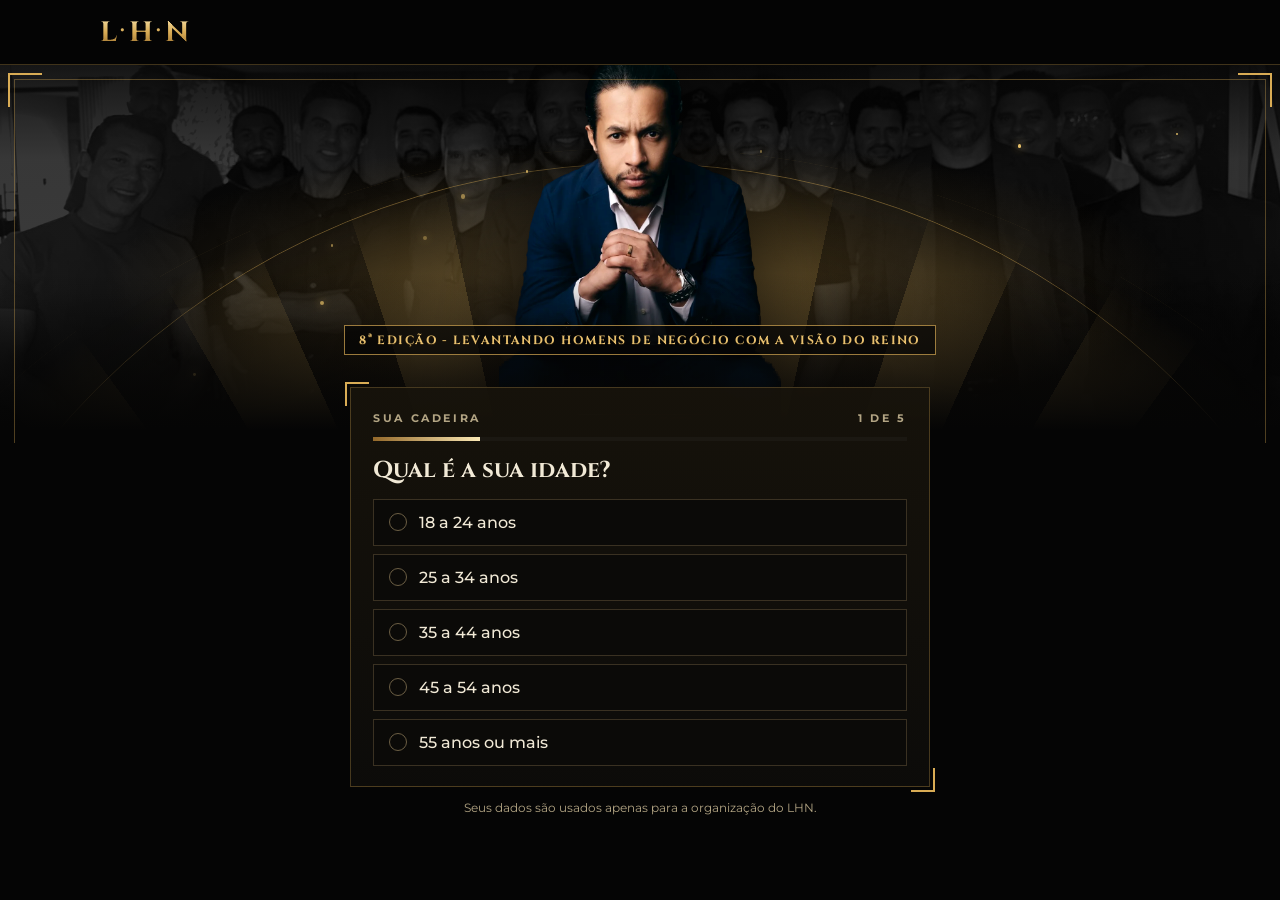
<file: lhn-ingresso/index.html>
<!DOCTYPE html>
<html lang="pt-BR">
<head>
<meta charset="utf-8">
<meta name="viewport" content="width=device-width, initial-scale=1, viewport-fit=cover">
<title>LHN · 8ª Edição - Mesa Empresarial · 18/11</title>
<meta name="description" content="Mesa Empresarial do LHN: bate-papo seleto com Tiago Almeida para 40 empresários. Quarta, 18/11, Marçal Tower, Alphaville. Entrada gratuita, com vagas por seleção.">
<meta property="og:title" content="De frente com Tiago Almeida · Mesa Empresarial do LHN">
<meta property="og:description" content="8ª Edição - Empresarial · 18/11 · Alphaville · 40 cadeiras.">
<meta property="og:image" content="https://eventos.v8.ia.br/lhn-ingresso/img/grupo.jpg">
<link rel="preconnect" href="https://fonts.googleapis.com"><link rel="preconnect" href="https://fonts.gstatic.com" crossorigin>
<link href="https://fonts.googleapis.com/css2?family=Cinzel:wght@600;700;800;900&family=Montserrat:wght@400;500;600;700;800&display=swap" rel="stylesheet">
<style>
/* Layout: identidade dos criativos do LHN. Quiz de 5 perguntas com o Tiago no topo; depois, página de candidatura gratuita (vagas por seleção). A barra de cadeiras fica no topo das duas telas. */
:root{--g1:#FBE9B5;--g2:#D9AC55;--g3:#94692A;--ink:#050505;--s:#0d0c0a;--s2:#14120e;--ln:rgba(217,172,85,.28);--tx:#F1E9D6;--mu:#B3A584;--max:1120px}
*{box-sizing:border-box;margin:0}
html{scroll-behavior:smooth}
body{background:var(--ink);color:var(--tx);font-family:Montserrat,system-ui,sans-serif;font-size:16px;line-height:1.55;-webkit-font-smoothing:antialiased;overflow-x:hidden}
img{max-width:100%;display:block}
.hidden{display:none!important}
.wrap{max-width:var(--max);margin:0 auto;padding-left:max(20px,env(safe-area-inset-left,0px));padding-right:max(20px,env(safe-area-inset-right,0px))}
.gold{color:#E8C170;-webkit-text-fill-color:#E8C170;background:none;text-shadow:0 1px 0 rgba(120,80,20,.35)}.logo.gold,.num.gold,.big.gold{background:linear-gradient(180deg,var(--g1) 0%,var(--g2) 50%,var(--g3) 100%);-webkit-background-clip:text;background-clip:text;color:transparent;-webkit-text-fill-color:transparent;padding:.14em 0 .06em;text-shadow:none}
.ord{font-family:Montserrat,sans-serif;font-weight:700;font-size:.8em;vertical-align:.3em}
.cz{font-family:Cinzel,"Cinzel Fallback",Georgia,"Times New Roman",serif;font-weight:800;text-transform:uppercase;letter-spacing:.01em;line-height:1.12;text-shadow:0 4px 14px rgba(0,0,0,.85)}
.cz .gold,.gold.cz{text-shadow:none}
.kick{display:flex;align-items:center;justify-content:center;gap:14px;font-size:13px;letter-spacing:.42em;font-weight:600;text-transform:uppercase;color:var(--tx)}
.kick::before,.kick::after{content:"";width:56px;height:1px;background:linear-gradient(90deg,transparent,var(--g2))}.kick::after{transform:scaleX(-1)}
.kick.left{justify-content:flex-start}.kick.left::before{display:none}
.logo{font-family:Cinzel,"Cinzel Fallback",Georgia,"Times New Roman",serif;font-weight:700;letter-spacing:.07em;line-height:1}.logo i{font-style:normal;font-size:.45em;vertical-align:.55em;margin:0 .12em}
.pill{display:inline-block;border:1px solid rgba(217,172,85,.7);background:rgba(5,5,5,.7);padding:7px 20px;font-family:Cinzel,"Cinzel Fallback",Georgia,"Times New Roman",serif;font-weight:700;letter-spacing:.16em;font-size:15px}
.btn{display:inline-flex;align-items:center;justify-content:center;gap:8px;font:700 16px Montserrat,sans-serif;letter-spacing:.16em;text-transform:uppercase;padding:17px 28px;border:0;cursor:pointer;text-decoration:none;color:#1a1206;background:linear-gradient(180deg,#FDEFC4 0%,#D9AC55 46%,#B4863A 62%,#F2D38A 100%);box-shadow:0 0 34px rgba(217,172,85,.45);transition:transform .15s,box-shadow .15s}
.btn:hover{transform:translateY(-1px);box-shadow:0 0 46px rgba(217,172,85,.6)}
.btn:disabled{opacity:.55;cursor:not-allowed;transform:none}
.btn:focus-visible,.opt:focus-visible,input:focus-visible,summary:focus-visible,.x:focus-visible{outline:2px solid var(--g1);outline-offset:3px}
.framed{position:relative}
.framed::before{content:"";position:absolute;inset:14px;border:1px solid rgba(217,172,85,.35);pointer-events:none;z-index:6}
.cn{position:absolute;width:34px;height:34px;border:2px solid var(--g2);z-index:6;pointer-events:none}
.cn.a{left:8px;top:8px;border-right:0;border-bottom:0}.cn.b{right:8px;top:8px;border-left:0;border-bottom:0}.cn.c{left:8px;bottom:8px;border-right:0;border-top:0}.cn.d{right:8px;bottom:8px;border-left:0;border-top:0}
.stage{position:relative;overflow:hidden;background:#050505}
.stage .crowd{position:absolute;inset:0;background:url(img/grupo.jpg) center 58%/cover;filter:grayscale(1) contrast(1.15) brightness(.5);opacity:.55}
.stage .veil{position:absolute;inset:0;background:radial-gradient(60% 55% at 50% 58%,rgba(217,172,85,.28),transparent 70%),linear-gradient(180deg,rgba(5,5,5,.75) 0%,rgba(5,5,5,.25) 25%,rgba(5,5,5,.2) 60%,var(--ink) 100%)}
.stage .leque{position:absolute;left:50%;width:150%;aspect-ratio:1;transform:translateX(-50%);border-radius:50%;background:repeating-conic-gradient(from 270deg,rgba(217,172,85,.55) 0 6deg,rgba(60,42,14,.3) 6deg 12deg);-webkit-mask-image:radial-gradient(circle,transparent 0 15%,#000 15.2% 58%,transparent 70%),linear-gradient(180deg,#000 50%,transparent 50%);-webkit-mask-composite:source-in;mask-composite:intersect;opacity:.6}
.stage .arc{position:absolute;left:50%;transform:translateX(-50%);border-radius:50%;border:1.3px solid rgba(217,172,85,.4);-webkit-mask-image:linear-gradient(180deg,#000 50%,transparent 50%)}
.stage .tg{position:absolute;left:50%;bottom:0;transform:translateX(-50%);width:auto;max-width:none;z-index:2;filter:drop-shadow(0 20px 40px rgba(0,0,0,.7)) brightness(1.04) contrast(1.05)}
.stage .fade{position:absolute;left:0;right:0;bottom:0;height:45%;z-index:3;background:linear-gradient(180deg,transparent,var(--ink) 92%)}
.sp{position:absolute;border-radius:50%;background:#F5CC6E;box-shadow:0 0 8px #F5CC6E;z-index:1;pointer-events:none}
.stage .tg{z-index:3!important}.stage .pb{z-index:2!important}
.seats{display:flex;flex-direction:column;gap:5px;min-width:0}
.seats .st{display:flex;justify-content:space-between;align-items:baseline;gap:10px;font-size:11px;letter-spacing:.18em;font-weight:700;text-transform:uppercase;color:var(--mu);white-space:nowrap}
.seats .st b{color:var(--g1);letter-spacing:.06em;font-size:13px}
.seats .grid{display:grid;grid-template-columns:repeat(40,minmax(0,1fr));gap:2px}
.seats .s{aspect-ratio:1;border:1px solid rgba(217,172,85,.45);border-radius:2px;background:#15120d}
.seats .s.on{background:linear-gradient(180deg,#FBE9B5,#D9AC55 55%,#94692A);border-color:#D9AC55}
.seats .s.me{background:#fff;border-color:#fff;box-shadow:0 0 6px 1px rgba(255,255,255,.75);animation:seat 1.6s ease-in-out infinite}
@keyframes seat{0%,100%{opacity:1;box-shadow:0 0 6px 1px rgba(255,255,255,.75)}50%{opacity:.45;box-shadow:0 0 1px 0 rgba(255,255,255,.2)}}
.seats .lg{display:flex;gap:14px;font-size:11px;color:var(--mu);margin-top:2px}.seats .lg i{display:inline-block;width:9px;height:9px;border-radius:2px;margin-right:5px;vertical-align:-1px}
.seats .lg .a{background:linear-gradient(180deg,#FBE9B5,#94692A)}.seats .lg .b{background:#fff;box-shadow:0 0 5px #fff}.seats .lg .c{border:1px solid rgba(217,172,85,.5)}
.topbar .seats .lg{display:none}
.ticket .seats .grid{grid-template-columns:repeat(20,minmax(0,1fr));gap:5px}.ticket .seats .s{border-radius:3px}
.seats.hide{visibility:hidden}
.cta2{display:flex;justify-content:center;margin-top:36px}.cta2 .btn{min-width:min(100%,420px)}
@media (max-width:900px){.cta2{margin-top:26px}.cta2 .btn{width:100%;font-size:13.5px;letter-spacing:.05em;padding:17px 10px;text-align:center;white-space:nowrap}}
.seats .grid{grid-template-columns:repeat(40,minmax(0,1fr))!important}
.ticket .seats .grid{grid-template-columns:repeat(10,minmax(0,1fr))!important;gap:5px}
.seats .s.l2{background:url("data:image/svg+xml,%3Csvg xmlns='http://www.w3.org/2000/svg' viewBox='0 0 24 24' fill='none' stroke='%23120c04' stroke-width='2.6' stroke-linecap='round'%3E%3Crect x='5' y='11' width='14' height='10' rx='2' fill='%23120c04'/%3E%3Cpath d='M8 11V8a4 4 0 0 1 8 0v3'/%3E%3C/svg%3E") center/72% no-repeat,linear-gradient(180deg,#C9902E,#8A5A12);border-color:#B07A1E;opacity:.6}
.seats .lg .d{background:url("data:image/svg+xml,%3Csvg xmlns='http://www.w3.org/2000/svg' viewBox='0 0 24 24' fill='none' stroke='%23120c04' stroke-width='2.6' stroke-linecap='round'%3E%3Crect x='5' y='11' width='14' height='10' rx='2' fill='%23120c04'/%3E%3Cpath d='M8 11V8a4 4 0 0 1 8 0v3'/%3E%3C/svg%3E") center/80% no-repeat,linear-gradient(180deg,#C9902E,#8A5A12);opacity:.7}
.lots{display:flex;align-items:stretch;width:100%;margin-top:18px;gap:0}
.lots .l1{flex:0 0 70%;display:flex;flex-direction:column;justify-content:center;align-items:center;gap:3px;padding:14px 10px;text-decoration:none;color:#1a1206;text-align:center;background:linear-gradient(180deg,#FDEFC4 0%,#D9AC55 46%,#B4863A 62%,#F2D38A 100%);box-shadow:0 0 30px rgba(217,172,85,.45);position:relative;z-index:1;animation:lotpulse 2.2s ease-in-out infinite}
.lots .l1 b{font-size:17px;font-weight:800;letter-spacing:.08em}
.lots .l1 small{font-size:11px;font-weight:700;letter-spacing:.06em;text-transform:uppercase;opacity:.8}
.lots .l2{flex:0 0 30%;margin:-6px 0;display:flex;flex-direction:column;justify-content:center;align-items:center;gap:2px;background:linear-gradient(180deg,#C9902E,#7A4E0E);color:#120c04;opacity:.5;cursor:not-allowed;text-align:center;padding:8px 4px}
.lots .l2 svg{width:15px;height:15px;fill:none;stroke:#120c04;stroke-width:2.2}
.lots .l2 b{font-size:11px;font-weight:800;letter-spacing:.1em}.lots .l2 span{font-size:14px;font-weight:800}
.lots.over .l1{opacity:.45;pointer-events:none;animation:none}.lots.over .l1 b{text-decoration:line-through}
.lots.over .l2{opacity:1;cursor:pointer}
@keyframes lotpulse{0%,100%{box-shadow:0 0 22px rgba(217,172,85,.35)}50%{box-shadow:0 0 38px rgba(217,172,85,.7)}}
.price .up{color:var(--g1);font-weight:600}
@media (max-width:900px){.hero h1{font-size:24px!important}.lots{margin-top:12px}.lots .l1{padding:11px 8px}.lots .l1 b{font-size:15.5px}.lots .l1 small{font-size:10px}.lots .l2 b{font-size:10px}.lots .l2 span{font-size:13px}.hero h1{font-size:24px}.hero .sub{font-size:13.5px;margin-top:8px}}
@media (max-width:600px) and (max-height:730px){.hero h1{font-size:21px!important}.hero .sub{font-size:12.5px!important;line-height:1.4}.hero .stage{height:190px!important}.price{margin-top:6px}}
.topbar .seats .st>span:first-child{display:none}.topbar .seats .st b{letter-spacing:.02em!important;font-size:10.5px!important}
.pv .nx{display:block;margin-top:6px;font-size:12px;color:var(--mu);letter-spacing:.06em}
.hero .txt,.lots,.lots a,.lots span{min-width:0}
.topbar .seats .st b{overflow:hidden;text-overflow:ellipsis}
.ticket .seats .st{white-space:normal}
@media (max-width:900px){.hero{grid-template-columns:minmax(0,1fr)!important}}
.pill.seq{text-transform:uppercase;font-size:12px;letter-spacing:.12em;line-height:1.5;max-width:100%}
.seqk{letter-spacing:.22em}
#quiz .qstage.framed::before{bottom:-40px;border-bottom:0}
.hero .stage.framed::before{border-bottom:0}
.topbar{position:sticky;top:env(safe-area-inset-top,0px);z-index:30;background:rgba(5,5,5,.9);backdrop-filter:blur(10px);border-bottom:1px solid var(--ln)}
body::before{content:"";position:fixed;inset:0 0 auto;height:env(safe-area-inset-top,0px);z-index:31;background:var(--ink)}
.topbar .wrap{display:grid;grid-template-columns:auto minmax(0,1fr) auto;align-items:center;gap:20px;height:64px}
.topbar .logo{font-size:28px}
.topbar .seats{max-width:420px;width:100%;justify-self:center}
.topbar .btn{padding:8px 12px;font-size:10.5px;letter-spacing:.12em;box-shadow:0 0 16px rgba(217,172,85,.3)}
#quiz{min-height:100dvh;display:flex;flex-direction:column}
#quiz .topbar .wrap{grid-template-columns:auto minmax(0,1fr)}
#quiz .qstage{height:42vh;min-height:300px;max-height:470px;transition:height .35s}
#quiz.go .qstage{height:30vh;min-height:220px}
#quiz .qstage .tg{height:104%}
#quiz .qstage .leque{top:22%}
#quiz .qhead{position:relative;z-index:5;text-align:center;margin-top:-118px;padding:0 20px}
#quiz .qhead .pill{font-size:12px;padding:5px 14px;margin-bottom:10px}
#quiz h1{font-size:clamp(28px,3.4vw,46px);line-height:1.06}
#quiz h1 small{display:block;font-size:.55em;margin-top:8px;color:var(--tx);background:none;-webkit-text-fill-color:var(--tx)}
.qcard{position:relative;z-index:5;width:100%;max-width:620px;margin:22px auto 30px;padding:0 20px}
.qbox{border:1px solid var(--ln);background:linear-gradient(180deg,rgba(23,19,11,.95),rgba(13,12,10,.95));padding:22px 22px 20px;position:relative}
.qbox::before,.qbox::after{content:"";position:absolute;width:22px;height:22px;border:2px solid var(--g2)}
.qbox::before{left:-6px;top:-6px;border-right:0;border-bottom:0}.qbox::after{right:-6px;bottom:-6px;border-left:0;border-top:0}
.qtop{display:flex;justify-content:space-between;align-items:center;font-size:11px;letter-spacing:.24em;font-weight:700;color:var(--mu)}
.qprog{height:4px;background:#1b1812;margin:10px 0 16px}.qprog i{display:block;height:100%;background:linear-gradient(90deg,#94692A,#FBE9B5);transition:width .3s}
.q{display:none}.q.on{display:block;animation:qin .35s ease}
@keyframes qin{from{opacity:0;transform:translateY(8px)}to{opacity:1;transform:none}}
.q h2{font-family:Cinzel,"Cinzel Fallback",Georgia,"Times New Roman",serif;font-weight:700;font-size:23px;line-height:1.2;margin-bottom:14px}
.opts{display:flex;flex-direction:column;gap:8px}
.opt{display:flex;align-items:center;gap:12px;text-align:left;font:500 15.5px Montserrat,sans-serif;color:var(--tx);background:#0b0a08;border:1px solid #3a3122;padding:13px 15px;cursor:pointer;transition:border-color .15s,background .15s}
.opt:hover{border-color:var(--g2)}
.opt .dot{width:18px;height:18px;border-radius:50%;border:1.6px solid #6b5e44;flex:none}
.opt.sel{border-color:var(--g2);background:rgba(217,172,85,.1)}.opt.sel .dot{border-color:var(--g2);background:radial-gradient(circle,var(--g2) 45%,transparent 50%)}
.inp{display:flex;flex-direction:column;gap:10px}
.inp input{font:inherit;font-size:17px;color:var(--tx);background:#0b0a08;border:1px solid #3a3122;padding:15px 16px;border-radius:0}
.inp input::placeholder{color:#6f6450}
.qerr{color:#ff9a8a;font-size:14px;margin-top:8px}.qerr:empty{display:none}
.qnav{display:flex;justify-content:space-between;align-items:center;margin-top:10px;gap:10px}
.back{background:none;border:0;color:var(--g1);font:700 11px Montserrat,sans-serif;letter-spacing:.2em;text-transform:uppercase;cursor:pointer;padding:0}
.priv{font-size:12px;color:var(--mu);text-align:center;margin-top:12px}
.hero{display:grid;grid-template-columns:1.05fr .95fr;min-height:calc(100dvh - 64px)}
.hero .stage{min-height:calc(100dvh - 64px)}
.hero .stage .tg{height:88%;left:32%}
.hero .stage .pb{position:absolute;z-index:1;bottom:0;left:72%;transform:translateX(-50%);height:88%;width:auto;max-width:none;filter:brightness(.92) contrast(1.05) drop-shadow(0 10px 30px rgba(0,0,0,.7))}
.hero .stage .leque{top:24%}
.hero .txt{display:flex;flex-direction:column;justify-content:center;align-items:flex-start;padding:44px 52px;gap:14px;max-width:620px}
.hero h1{font-size:clamp(34px,3.8vw,56px);line-height:1.06}
.hero .sub{font-size:18px;color:#dcd2bd}
.hero .btn{min-width:340px}
.price{font-size:15px;color:var(--mu)}.price{white-space:nowrap}.price .bn{display:inline-block;color:#1a1206;background:var(--g2);font-weight:800;font-size:11.5px;letter-spacing:.06em;padding:2px 7px;margin-left:4px;vertical-align:1px}.price b{font-family:Cinzel,"Cinzel Fallback",Georgia,"Times New Roman",serif;color:var(--g1);font-size:20px}
.facts{list-style:none;padding:0;display:flex;flex-direction:column;gap:7px;font-size:14.5px;color:#d9cfba}
.facts li{display:flex;align-items:center;gap:10px}.facts b{color:var(--tx)}
.facts svg{width:18px;height:18px;flex:none;fill:none;stroke:var(--g2);stroke-width:1.8;stroke-linecap:round;stroke-linejoin:round}
section{padding-block:96px;position:relative}
.sh{display:flex;flex-direction:column;gap:16px;margin-bottom:44px;text-align:center;align-items:center}
.sh h2{font-size:clamp(28px,3.6vw,48px)}
.lead{color:#cfc5ae;font-size:18px;max-width:680px}
.pillars{display:flex;flex-wrap:wrap;gap:10px;justify-content:center}
.pillars span{font-family:Cinzel,"Cinzel Fallback",Georgia,"Times New Roman",serif;font-weight:700;font-size:17px;letter-spacing:.14em;padding:10px 18px;border:1px solid rgba(217,172,85,.5)}
.band{background:radial-gradient(70% 80% at 50% 0%,rgba(217,172,85,.12),transparent 70%),#080706;border-block:1px solid var(--ln)}
.two{display:grid;grid-template-columns:1fr 1fr;gap:18px}
.box{position:relative;border:1px solid var(--ln);background:var(--s);padding:32px}
.box .big{font-family:Cinzel,"Cinzel Fallback",Georgia,"Times New Roman",serif;font-weight:900;font-size:60px;line-height:1;margin-bottom:10px}
.box h3{font-family:Cinzel,"Cinzel Fallback",Georgia,"Times New Roman",serif;font-weight:700;font-size:22px;text-transform:uppercase;margin-bottom:10px}
.box p{color:#cfc5ae}
.tl{display:grid;grid-template-columns:repeat(3,minmax(0,1fr));gap:14px}
.tl .box{border-top:3px solid var(--g2)}.tl b{font-family:Cinzel,"Cinzel Fallback",Georgia,"Times New Roman",serif;font-size:32px;display:block}
.tl h3{font-size:18px;margin:8px 0 6px}
.room{position:relative;min-height:600px;display:flex;align-items:flex-end;overflow:hidden}
.room .ph{position:absolute;inset:0;background:url(img/grupo.jpg) center 55%/cover;filter:sepia(.35) brightness(.75) contrast(1.08)}
.room::after{content:"";position:absolute;inset:0;background:linear-gradient(180deg,rgba(5,5,5,.3),rgba(5,5,5,.55) 45%,var(--ink) 94%)}
.room .wrap{position:relative;z-index:2;padding-bottom:44px;width:100%}
.c4{display:grid;grid-template-columns:repeat(4,minmax(0,1fr));gap:12px;margin-top:26px}
.c4 div{background:rgba(13,12,10,.88);border:1px solid var(--ln);padding:20px}
.c4 b{font-family:Cinzel,"Cinzel Fallback",Georgia,"Times New Roman",serif;font-weight:700;font-size:18px;letter-spacing:.12em}.c4 p{font-size:14px;color:#cfc5ae;margin-top:6px}
.about{display:grid;grid-template-columns:1fr 1fr;gap:56px;align-items:center}
.about .stage{aspect-ratio:4/5;border:1px solid var(--ln)}
.about .stage.palco img{position:absolute;inset:0;width:100%;height:100%;object-fit:cover;object-position:50% 25%}
.about .stage .tg{height:92%}.about .stage .leque{top:30%;width:170%}
.about p{color:#cfc5ae;margin-top:12px}
.stats{display:grid;grid-template-columns:1fr 1fr;gap:10px;margin-top:20px}
.stat{border:1px solid var(--ln);background:var(--s);padding:16px}.stat b{font-family:Cinzel,"Cinzel Fallback",Georgia,"Times New Roman",serif;font-weight:800;font-size:28px;display:block}.stat span{font-size:13px;color:var(--mu)}
.pablo{margin-top:16px;display:grid;grid-template-columns:150px 1fr;gap:16px;align-items:center;border:1px solid var(--ln);background:var(--s)}
.pablo img{width:150px;height:116px;object-fit:cover;object-position:55% 30%}.pablo p{margin:0;font-size:14px;padding-right:14px}
.quote{font-family:Cinzel,"Cinzel Fallback",Georgia,"Times New Roman",serif;font-weight:700;font-size:20px;border-left:2px solid var(--g2);padding-left:16px;margin-top:20px}
.fit{display:grid;grid-template-columns:1.3fr 1fr;gap:16px}
.fit ul{list-style:none;padding:0;display:flex;flex-direction:column;gap:12px}
.fit li{display:flex;gap:12px;color:#d6ccb6}.fit li::before{content:"";flex:none;width:10px;height:10px;margin-top:7px;border-radius:50%;background:linear-gradient(135deg,var(--g1),var(--g3))}
.fit .no li::before{background:#6b3b31}
.ticket{position:relative;max-width:540px;margin:0 auto;border:1.5px solid var(--g2);background:linear-gradient(180deg,#19140b,#0d0c0a 50%);box-shadow:0 30px 80px -30px rgba(217,172,85,.55)}
.ticket .th{padding:26px 28px 18px;border-bottom:1px dashed rgba(217,172,85,.45);text-align:center}
.ticket .th h3{font-family:Cinzel,"Cinzel Fallback",Georgia,"Times New Roman",serif;font-weight:800;font-size:26px;text-transform:uppercase;margin-top:8px;line-height:1.1}
.ticket .tb{padding:22px 28px 28px;display:flex;flex-direction:column;gap:16px}
.ticket ul{list-style:none;padding:0;display:flex;flex-direction:column;gap:10px;font-size:15px}
.ticket li{display:flex;gap:10px}.ticket li::before{content:"✓";color:var(--g2);font-weight:800}
.pv{text-align:center}.pv small{display:block;font-size:12px;color:var(--mu);letter-spacing:.24em;font-weight:700}
.pv .num{font-family:Cinzel,"Cinzel Fallback",Georgia,"Times New Roman",serif;font-weight:900;font-size:76px;line-height:1.05}.pv .num sup{font-size:24px;vertical-align:top;position:relative;top:16px;margin-right:4px;-webkit-text-fill-color:var(--g2);color:var(--g2)}
.ticket .btn{text-align:center}
.pv em{display:block;font-style:normal;color:var(--g1);font-weight:600;font-size:14px}
.bonus{position:relative;border:1px dashed var(--g2);background:rgba(217,172,85,.07);padding:16px 16px 14px;text-align:center}
.bonus .bt{display:inline-block;font-size:10.5px;font-weight:800;letter-spacing:.22em;color:#1a1206;background:var(--g2);padding:3px 10px;margin-bottom:8px}
.bonus b{display:block;font-family:Cinzel,"Cinzel Fallback",Georgia,"Times New Roman",serif;font-weight:800;font-size:19px;text-transform:uppercase;line-height:1.2}
.bonus p{font-size:13.5px;color:#cfc5ae;margin:6px 0}
.bonus .bv{font-size:13px;color:var(--mu)}.bonus .bv s{color:var(--mu)}.bonus .bv em{font-style:normal;color:var(--g1);font-weight:700}
.bonusband{padding-block:0 60px}
.bb{position:relative;max-width:820px;margin:0 auto;text-align:center;border:1px solid var(--g2);background:radial-gradient(70% 90% at 50% 0%,rgba(217,172,85,.16),transparent 70%),#0b0a08;padding:44px 28px;display:flex;flex-direction:column;gap:12px;align-items:center}
.bb h2{font-size:clamp(26px,3.2vw,40px)}
.bb p{color:#d6ccb6}.bb .bv{font-size:16px}.bb .bv s{color:var(--mu)}
.dep{padding-top:64px}
.vmain{position:relative;max-width:900px;margin:0 auto;border:1.5px solid var(--g2);background:#000;box-shadow:0 30px 70px -30px rgba(217,172,85,.5)}
.vmain video,.vbox video{display:block;width:100%;aspect-ratio:16/9;background:#000}
.snd{white-space:nowrap;position:absolute;left:50%;bottom:22px;transform:translateX(-50%);z-index:7;display:flex;align-items:center;gap:10px;font:800 14px Montserrat,sans-serif;letter-spacing:.14em;text-transform:uppercase;color:#1a1206;background:linear-gradient(180deg,#FDEFC4,#D9AC55 46%,#B4863A 62%,#F2D38A);border:0;padding:12px 20px;cursor:pointer;box-shadow:0 0 30px rgba(217,172,85,.6);animation:sndp 1.8s ease-in-out infinite}
.snd svg{width:20px;height:20px;fill:#1a1206;stroke:#1a1206;stroke-width:1.6;stroke-linecap:round}
.snd.off{display:none}
@keyframes sndp{0%,100%{transform:translateX(-50%) scale(1)}50%{transform:translateX(-50%) scale(1.05)}}
.vrow{display:grid;grid-template-columns:1fr 1fr;gap:16px;max-width:900px;margin:16px auto 0}
.vbox{border:1px solid var(--ln);background:#000}
.tmsg{font-size:14px;color:var(--g1);text-align:center}.tmsg:empty{display:none}
.faq{max-width:780px;margin:0 auto;display:flex;flex-direction:column;gap:10px}
details{border:1px solid var(--ln);background:var(--s);padding:0 20px}
summary{cursor:pointer;list-style:none;padding:18px 0;font-weight:700;display:flex;justify-content:space-between;gap:16px}
summary::-webkit-details-marker{display:none}summary::after{content:"+";color:var(--g2);font-size:22px;line-height:1}
details[open] summary::after{content:"–"}
details p{color:#cfc5ae;margin:0 0 18px}
footer{border-top:1px solid var(--ln);padding-block:36px;text-align:center;color:var(--mu);font-size:13px}
footer .logo{font-size:40px;margin-bottom:8px}
.pop{position:fixed;inset:auto 0 0 0;z-index:50;display:flex;justify-content:flex-start;padding:0 16px calc(16px + env(safe-area-inset-bottom,0px)) max(16px,env(safe-area-inset-left,0px));pointer-events:none}
.pop .pc{pointer-events:auto;position:relative;width:100%;max-width:340px;border:1.5px solid var(--g2);background:linear-gradient(180deg,#1a150c,#0b0a08);box-shadow:0 -10px 60px rgba(0,0,0,.7),0 0 40px rgba(217,172,85,.25);padding:12px 40px 12px 14px;text-align:left;animation:up .4s cubic-bezier(.2,.8,.2,1)}
@keyframes up{from{transform:translateY(30px);opacity:0}to{transform:none;opacity:1}}
.pop .x{position:absolute;right:6px;top:6px;z-index:7;background:none;border:0;color:var(--mu);font-size:24px;cursor:pointer;padding:4px 10px;line-height:1}
.pop h3{font-family:Cinzel,"Cinzel Fallback",Georgia,"Times New Roman",serif;font-weight:800;font-size:16px;text-transform:uppercase;line-height:1.2;margin:0 0 3px}
.pop p{font-size:12.5px;color:#d6ccb6;margin:0}
.pop p a{color:var(--g1);font-weight:700}

@media (max-width:900px){
  .topbar .wrap{gap:12px;height:58px}
  #page .topbar .btn{padding:7px 9px;font-size:9.5px;letter-spacing:.06em}
  .topbar .logo{font-size:22px}
  .seats .st{font-size:9.5px;letter-spacing:.12em}.seats .st b{font-size:11.5px}
  .topbar .seats .grid{grid-template-columns:repeat(20,minmax(0,1fr));gap:1.5px}
  .topbar .seats .s{border-radius:1px}
  #quiz .qstage{height:220px;min-height:0}
  #quiz .qhead{margin-top:-70px}
  #quiz.go .qstage{height:190px;min-height:0}
  #quiz h1{font-size:24px}
  .qcard{margin:14px auto 24px;padding:0 14px}
  .qbox{padding:16px 15px 14px}
  .q h2{font-size:19px;margin-bottom:11px}
  .opt{padding:11px 13px;font-size:14.5px}
  .hero{grid-template-columns:1fr;min-height:0}
  .hero .stage{min-height:0;height:285px}
  .hero .stage .tg{height:96%;bottom:0;left:31%}
  .hero .stage .pb{height:96%;bottom:0;left:73%}
  .hero .stage .leque{top:20%;width:190%}
  .hero .txt{padding:0 20px 36px;gap:10px;max-width:none;margin-top:-44px;position:relative;z-index:5}
  .hero h1{font-size:27px}
  .hero .sub{font-size:14.5px;line-height:1.45}
  .hero .btn{width:100%;min-width:0;padding:15px;font-size:14px}
  .price{align-self:center;font-size:14px}
  .facts{font-size:13.5px;gap:5px}
  section{padding-block:60px}
  .sh h2{font-size:27px}.lead{font-size:15px}
  .two,.tl,.about,.fit,.vrow{grid-template-columns:1fr}
  .dep{padding-top:44px}
  .snd{font-size:12px;padding:10px 14px;bottom:12px}
  .c4{grid-template-columns:1fr 1fr}
  .about{gap:26px}.about .stage{aspect-ratio:1/1}
  .room{min-height:480px}
  .box{padding:22px}.box .big{font-size:46px}
  .pablo{grid-template-columns:110px 1fr}.pablo img{width:110px;height:100px}
  .framed::before{inset:8px}
  .hero .stage .cn.c,.hero .stage .cn.d{display:none}
  .kick{letter-spacing:.24em;font-size:11.5px}
  .seqk{letter-spacing:.12em;font-size:10.5px}.seqk::after{display:none}
  .pill.seq{font-size:10px;letter-spacing:.08em;padding:5px 10px}
  #page .topbar .seats .st span,#page .topbar .seats .of{display:none}
  #page .topbar .seats .st{justify-content:flex-start}.cn{width:24px;height:24px}.cn.a,.cn.b{top:4px}.cn.c,.cn.d{bottom:4px}.cn.a,.cn.c{left:4px}.cn.b,.cn.d{right:4px}
}
@media (max-width:600px) and (max-height:700px){
  #quiz .qstage{height:188px}
  #quiz .qhead{margin-top:-62px}
  #quiz.go .qstage{height:150px;min-height:0}
  #quiz h1{font-size:21px}#quiz h1 small{margin-top:5px}
  .qprog{margin:8px 0 12px}
  .q h2{font-size:17.5px}
  .opt{padding:9px 12px;font-size:14px}.opts{gap:7px}
  .hero .stage{height:210px}
  .hero h1{font-size:23px}
  .hero .sub{font-size:13.5px}
  .hero .btn{padding:13px}
  .facts{gap:3px;font-size:13px}
}
@media (prefers-reduced-motion:reduce){*{transition:none!important;animation:none!important;scroll-behavior:auto!important}}
</style>
</head>
<body>
<!-- ================= QUIZ ================= -->
<main id="quiz">
<div class="topbar"><div class="wrap">
<span class="logo gold">L<i>•</i>H<i>•</i>N</span>
<div class="seats hide" data-seats=""></div>
</div></div>
<div class="stage qstage framed">
<div class="crowd"></div><div class="veil"></div><div class="leque"></div>
<div class="arc" style="top:26%;width:120%;aspect-ratio:1"></div>
<img alt="Tiago Almeida" class="tg" fetchpriority="high" src="img/tiago-sentado.webp"/>
<div class="fade"></div>
<span class="cn a"></span><span class="cn b"></span>
</div>
<div class="qhead">
<span class="pill seq"><span class="gold">8<span class="ord">ª</span> EDIÇÃO - LEVANTANDO HOMENS DE NEGÓCIO COM A VISÃO DO REINO</span></span>

</div>
<div class="qcard">
<div class="qbox">
<div class="qtop"><span id="qlbl">SUA CADEIRA</span><button class="back" hidden="" id="qback" type="button">← VOLTAR</button><span id="qstep">1 DE 5</span></div>
<div class="qprog"><i id="qbar" style="width:20%"></i></div>
<div class="q on" data-q="idade"><h2>Qual é a sua idade?</h2><div class="opts">
<button class="opt" type="button"><span class="dot"></span>18 a 24 anos</button>
<button class="opt" type="button"><span class="dot"></span>25 a 34 anos</button>
<button class="opt" type="button"><span class="dot"></span>35 a 44 anos</button>
<button class="opt" type="button"><span class="dot"></span>45 a 54 anos</button>
<button class="opt" type="button"><span class="dot"></span>55 anos ou mais</button></div></div>
<div class="q" data-q="nome"><h2>Qual é o seu nome?</h2><div class="inp">
<input autocomplete="name" enterkeyhint="next" id="nome" placeholder="Seu nome"/>
<button class="btn" data-next="" type="button">CONTINUAR →</button></div></div>
<div class="q" data-q="whatsapp"><h2>Qual é o seu WhatsApp?</h2><div class="inp">
<input autocomplete="tel" enterkeyhint="next" id="whats" inputmode="tel" placeholder="(11) 99999-9999"/>
<button class="btn" data-next="" type="button">CONTINUAR →</button></div></div>
<div class="q" data-q="cargo"><h2>O que você é hoje no seu negócio?</h2><div class="opts">
<button class="opt" type="button"><span class="dot"></span>Sócio</button>
<button class="opt" type="button"><span class="dot"></span>Fundador</button>
<button class="opt" type="button"><span class="dot"></span>Diretor</button>
<button class="opt" type="button"><span class="dot"></span>Gerente ou coordenador</button>
<button class="opt" type="button"><span class="dot"></span>Quero criar um negócio com Tiago Almeida</button></div></div>
<div class="q" data-q="faturamento"><h2>Qual é o faturamento mensal do negócio?</h2><div class="opts">
<button class="opt" type="button"><span class="dot"></span>Ainda não fatura</button>
<button class="opt" type="button"><span class="dot"></span>Até R$ 20 mil</button>
<button class="opt" type="button"><span class="dot"></span>R$ 20 mil a R$ 100 mil</button>
<button class="opt" type="button"><span class="dot"></span>R$ 100 mil a R$ 500 mil</button>
<button class="opt" type="button"><span class="dot"></span>Acima de R$ 500 mil</button></div></div>
<p class="qerr" id="qerr" role="alert"></p>
</div>
<p class="priv">Seus dados são usados apenas para a organização do LHN.</p>
</div>
</main>
<!-- ================= PÁGINA ================= -->
<div class="hidden" id="page">
<div class="topbar"><div class="wrap">
<a href="#topo" style="text-decoration:none"><span class="logo gold">L<i>•</i>H<i>•</i>N</span></a>
<div class="seats hide" data-seats=""></div>
<a class="btn" href="#ingresso">CANDIDATAR-SE</a>
</div></div>
<section class="hero" id="topo" style="padding:0">
<div class="stage framed">
<div class="crowd"></div><div class="veil"></div><div class="leque"></div>
<div class="arc" style="top:20%;width:125%;aspect-ratio:1"></div>
<img alt="Pablo Marçal" class="pb" src="img/pablo.webp"/>
<img alt="Tiago Almeida, com Pablo Marçal e empresários da edição anterior do LHN ao fundo" class="tg" src="img/tiago-busto.webp"/>
<div class="fade"></div>
<span class="cn a"></span><span class="cn b"></span><span class="cn c"></span><span class="cn d"></span>
</div>
<div class="txt">
<span class="kick left seqk"><span>8<span class="ord">ª</span> EDIÇÃO - LEVANTANDO HOMENS DE NEGÓCIO COM A VISÃO DO REINO</span></span>
<h1 class="cz">O ÚNICO ENCONTRO DE EMPRESÁRIOS PARA <span class="gold">ESCALAR SEU NEGÓCIO COM A VISÃO DO REINO.</span></h1>
<p class="sub">Uma noite com Tiago Almeida e 40 empresários para ampliar visão, liderança e conexões, com tecnologia, IA e princípios do Reino.</p>
<a class="btn" href="#ingresso" data-buy2="">QUERO ME CANDIDATAR</a>
<p class="price"><b>Gratuito</b> · vagas por seleção · <span class="up">só 40 cadeiras</span></p>
<ul class="facts">
<li><svg viewbox="0 0 24 24"><rect height="16" rx="2" width="18" x="3" y="5"></rect><path d="M3 10h18M8 3v4M16 3v4"></path></svg><span><b>Quarta, 18/11</b> · abertura 18h30 · início 19h</span></li>
<li><svg viewbox="0 0 24 24"><path d="M12 21s-7-6.2-7-11.5A7 7 0 0 1 19 9.5C19 14.8 12 21 12 21z"></path><circle cx="12" cy="9.5" r="2.5"></circle></svg><span><b>Marçal Tower</b> · Alphaville, Barueri/SP</span></li>
<li><svg viewbox="0 0 24 24"><path d="M7 13V6a2 2 0 0 1 2-2h6a2 2 0 0 1 2 2v7"></path><path d="M5 13h14v3H5zM7 16v5M17 16v5"></path></svg><span><b>40 cadeiras</b> · presencial e seleto</span></li>
</ul>
</div>
</section>
<!-- DEPOIMENTOS -->
<section class="dep band" id="depoimentos">
<div class="wrap">
<div class="sh"><span class="kick">DEPOIMENTOS</span><h2 class="cz">OUÇA QUEM PARTICIPA <span class="gold">E VIVA ESSA NOVA FASE DO SEU NEGÓCIO.</span></h2></div>
<div class="vmain framed"><span class="cn a"></span><span class="cn d"></span>
<video autoplay="" id="vMain" muted="" playsinline="" poster="img/dep-1.jpg" preload="auto" src="img/dep-1.mp4"></video>
<button class="snd" id="sndBtn" type="button"><svg aria-hidden="true" viewbox="0 0 24 24"><path d="M4 9v6h4l5 4V5L8 9H4z"></path><path d="M16.5 8.5a5 5 0 0 1 0 7M19 6a8.5 8.5 0 0 1 0 12"></path></svg><span>TOQUE PARA OUVIR</span></button>
</div>
<div class="vrow">
<div class="vbox"><video controls="" playsinline="" poster="img/dep-2.jpg" preload="none" src="img/dep-2.mp4"></video></div>
<div class="vbox"><video controls="" playsinline="" poster="img/dep-3.jpg" preload="none" src="img/dep-3.mp4"></video></div>
</div>
</div>
<div class="wrap cta2"><a class="btn" data-buy2="" href="#">QUERO ME CANDIDATAR · GRATUITO</a></div>
</section>
<section>
<div class="wrap"><div class="sh">
<span class="kick">LEVANTANDO HOMENS DE NEGÓCIO</span>
<h2 class="cz">NÃO É SOBRE ASSISTIR.<br/><span class="gold">É SOBRE PERTENCER.</span></h2>
<p class="lead">O LHN reúne homens que constroem empresas, lideram pessoas e tomam decisões. A cada encontro, empresários ampliam a visão, trocam experiências e constroem relacionamentos que abrem novas oportunidades.</p>
<div class="pillars"><span class="gold">NEGÓCIOS</span><span class="gold">CONEXÕES</span><span class="gold">TECNOLOGIA</span><span class="gold">IA</span><span class="gold">REINO</span></div>
</div></div>
<div class="wrap cta2"><a class="btn" data-buy2="" href="#">QUERO ME CANDIDATAR · GRATUITO</a></div>
</section>
<section class="band">
<div class="wrap">
<div class="sh"><span class="kick">COMO FUNCIONA NESTA EDIÇÃO</span><h2 class="cz">CADEIRA RESERVADA É <span class="gold">CADEIRA OCUPADA</span>.</h2></div>
<div class="two">
<div class="box"><div class="big gold" style="font-size:clamp(34px,10vw,56px)">GRÁTIS</div><h3>ENTRADA GRATUITA, POR SELEÇÃO</h3><p>São só 40 cadeiras. Não se paga para sentar à mesa: cada lugar é de quem foi selecionado e vai, de fato, estar presente. Assim a conversa fica no nível de quem decidiu estar ali.</p></div>
<div class="box"><div class="big gold">40</div><h3>SÓ SENTA QUEM FOI SELECIONADO</h3><p>Você responde o diagnóstico, envia a candidatura e a equipe analisa o seu perfil. Os selecionados recebem a confirmação da cadeira pelo WhatsApp.</p></div>
</div>
</div>
<div class="wrap cta2"><a class="btn" data-buy2="" href="#">QUERO ME CANDIDATAR · GRATUITO</a></div>
</section>
<section>
<div class="wrap">
<div class="sh"><span class="kick">A NOITE</span><h2 class="cz">COMO ACONTECE A <span class="gold">MESA EMPRESARIAL</span></h2></div>
<div class="tl">
<div class="box"><b class="gold">18H30</b><h3>ABERTURA</h3><p>Chegada, credenciamento e as primeiras conexões entre os empresários.</p></div>
<div class="box"><b class="gold">19H</b><h3>DE FRENTE COM TIAGO</h3><p>Visão, liderança, crescimento, tecnologia e IA aplicadas aos negócios, com os princípios do Reino como fundamento.</p></div>
<div class="box"><b class="gold">PERGUNTAS</b><h3>MESA ABERTA</h3><p>Um grupo pequeno permite perguntar e conversar sobre o momento real da sua empresa.</p></div>
</div>
</div>
<div class="wrap cta2"><a class="btn" data-buy2="" href="#">QUERO ME CANDIDATAR · GRATUITO</a></div>
</section>
<div class="room framed">
<div class="ph"></div>
<div class="wrap">
<span class="kick left">O AMBIENTE · EDIÇÃO ANTERIOR DO LHN</span>
<h2 class="cz" style="font-size:clamp(28px,3.6vw,48px);margin-top:12px">O AMBIENTE CERTO MUDA<br/><span class="gold">O NÍVEL DAS CONVERSAS.</span></h2>
<div class="c4">
<div><b class="gold">CONEXÕES</b><p>Relacionamento com empresários que vivem o mundo dos negócios.</p></div>
<div><b class="gold">NEGÓCIOS</b><p>Conversas que abrem novas perspectivas e oportunidades.</p></div>
<div><b class="gold">FUTURO</b><p>Tecnologia e IA aplicadas à nova realidade empresarial.</p></div>
<div><b class="gold">REINO</b><p>Crescimento e prosperidade sem abandonar princípios.</p></div>
</div>
</div>
</div>
<section>
<div class="wrap about">
<div class="stage framed palco">
<img alt="Tiago Almeida no palco, falando para empresários" src="img/palco.jpg"/>
<div class="fade" style="height:30%"></div>
<span class="cn a"></span><span class="cn d"></span>
</div>
<div>
<span class="kick left">QUEM CONDUZ O MOVIMENTO</span>
<h2 class="cz gold" style="font-size:clamp(34px,4vw,54px);margin-top:12px">TIAGO ALMEIDA</h2>
<p>Empresário, marido e pai. Fundador de uma empresa de tecnologia presente em mais de 58 países, vive na prática os desafios de construir, liderar e crescer num mercado transformado pela tecnologia.</p>
<p>No LHN, reúne empresários para compartilhar visão, gerar conexões e discutir os movimentos que estão mudando os negócios, mantendo os princípios do Reino como fundamento.</p>
<div class="stats"><div class="stat"><b class="gold">58+ PAÍSES</b><span>com a empresa de tecnologia que fundou</span></div><div class="stat"><b class="gold">SÓCIO</b><span>de Pablo Marçal</span></div></div>
<div class="pablo"><img alt="Tiago Almeida e Pablo Marçal" src="img/tiago-pablo.jpg"/><p>Sócio de Pablo Marçal e parte de um dos maiores ecossistemas de empresários do país.</p></div>
<p class="quote gold">O futuro dos negócios será construído por homens capazes de unir visão, tecnologia e princípios.</p>
</div>
</div>
<div class="wrap cta2"><a class="btn" data-buy2="" href="#">QUERO ME CANDIDATAR · GRATUITO</a></div>
</section>
<section style="padding-top:0">
<div class="wrap">
<div class="sh"><span class="kick">PARA QUEM É</span><h2 class="cz">ESSA MESA É PARA HOMENS QUE ESTÃO <span class="gold">CONSTRUINDO</span>.</h2></div>
<div class="fit">
<div class="box"><ul><li>Donos, sócios e fundadores de empresas</li><li>Diretores e líderes que tomam decisões</li><li>Quem quer ampliar o círculo de relacionamento</li><li>Quem quer entender tecnologia e IA nos negócios</li><li>Quem acredita que princípios e negócios caminham juntos</li></ul></div>
<div class="box no"><h3>NÃO É PARA VOCÊ SE</h3><ul><li>Procura só mais uma palestra</li><li>Espera negócio fechado na noite</li><li>Não pretende estar presente às 19h</li></ul></div>
</div>
</div>
<div class="wrap cta2"><a class="btn" data-buy2="" href="#">QUERO ME CANDIDATAR · GRATUITO</a></div>
</section>
<section class="bonusband">
<div class="wrap"><div class="bb framed"><span class="cn a"></span><span class="cn d"></span>
<span class="pill seq"><span class="gold">BÔNUS PARA QUEM ESTÁ NA MESA</span></span>
<h2 class="cz">LISTA PREFERENCIAL DO <span class="gold">PODCAST DO TIAGO ALMEIDA</span></h2>
<p>Quem participa do LHN entra na lista preferencial do podcast do Tiago.</p>
<p class="bv">Valor de <s>R$ 2.500</s> · <b class="gold">incluso para quem for selecionado</b></p>
</div></div>
<div class="wrap cta2"><a class="btn" data-buy2="" href="#">QUERO ME CANDIDATAR · GRATUITO</a></div>
</section>
<section class="band" id="ingresso">
<div class="wrap">
<div class="sh"><span class="kick">CANDIDATURA · 18/11</span><h2 class="cz">CANDIDATE-SE A <span class="gold">UMA CADEIRA NA MESA</span>.</h2></div>
<div class="ticket framed">
<span class="cn a"></span><span class="cn d"></span>
<div class="th"><span class="pill seq"><span class="gold">8<span class="ord">ª</span> EDIÇÃO - LEVANTANDO HOMENS DE NEGÓCIO COM A VISÃO DO REINO</span></span><h3>DE FRENTE COM <span class="gold">TIAGO ALMEIDA</span></h3></div>
<div class="tb">
<div class="seats hide" data-seats=""></div>
<ul><li>Entrada gratuita para os selecionados</li><li>Bate-papo seleto com Tiago Almeida</li><li>Mesa aberta para perguntas sobre o seu negócio</li><li>Conexões com empresários da região</li></ul>
<div class="bonus"><span class="bt">BÔNUS PARA QUEM ESTÁ NA MESA</span><b class="gold">LISTA PREFERENCIAL DO PODCAST DO TIAGO ALMEIDA</b><p>Quem participa do LHN entra na lista preferencial do podcast.</p><span class="bv">Valor de <s>R$ 2.500</s> · <em>incluso para os selecionados</em></span></div>
<div class="pv"><small>ENTRADA</small><div class="num gold" style="font-size:clamp(38px,11vw,64px);white-space:nowrap">GRATUITA</div><small class="nx">Vagas por seleção · a equipe analisa cada candidatura</small><em>Quarta, 18/11 · 19h · Marçal Tower, Alphaville</em></div>
<a class="btn" data-buy="" href="#" style="width:100%">ENVIAR MINHA CANDIDATURA</a>
<p class="tmsg" id="buyMsg" role="status"></p>
</div>
</div>
</div>
</section>
<section>
<div class="wrap">
<div class="sh"><span class="kick">DÚVIDAS</span><h2 class="cz">ANTES DE GARANTIR <span class="gold">O SEU LUGAR</span></h2></div>
<div class="faq">
<details><summary>O evento é pago?</summary><p>Não. A entrada é gratuita. Como são só 40 cadeiras, as vagas são preenchidas por seleção.</p></details>
<details><summary>Como funciona a seleção?</summary><p>Você responde o diagnóstico e envia a sua candidatura. A equipe analisa o perfil e, se você for selecionado, confirma a sua cadeira pelo WhatsApp.</p></details>
<details><summary>Preciso ser dono de empresa?</summary><p>A mesa é pensada para donos, sócios, fundadores e líderes de negócios. Quem está estruturando o próprio negócio também pode participar.</p></details>
<details><summary>Quando e onde acontece?</summary><p>Quarta-feira, 18 de novembro. Abertura às 18h30 e início às 19h, na Marçal Tower, em Alphaville, Barueri/SP. A confirmação e as orientações de chegada são enviadas pelo WhatsApp.</p></details>
<details><summary>É transmitido online?</summary><p>Não. O LHN é presencial e seleto, só para quem está na mesa.</p></details>
</div>
</div>
<div class="wrap cta2"><a class="btn" data-buy2="" href="#">QUERO ME CANDIDATAR · GRATUITO</a></div>
</section>
<footer><div class="wrap"><div class="logo gold">L<i>•</i>H<i>•</i>N</div><p>Levantando Homens de Negócio · Um movimento conduzido por Tiago Almeida</p><p>Marçal Tower · Alphaville, Barueri/SP</p><p style="margin-top:14px;letter-spacing:.3em;font-size:11px">NÃO É SOBRE ASSISTIR. É SOBRE PERTENCER.</p></div></footer>
</div>
<div aria-labelledby="popT" aria-modal="false" class="pop hidden" id="pop" role="dialog">
<div class="pc"><button aria-label="Fechar" class="x" id="popX">×</button>
<h3 id="popT"><span class="gold" id="popH">CADEIRAS LIMITADAS</span></h3>
<p>Mesa Empresarial de 18/11 · entrada gratuita por seleção. <a href="#ingresso" id="popBtn">Candidatar-se →</a></p>
</div>
</div>
<script>
/* ============ CONFIGURAÇÃO — edite só este bloco ============ */
const CONFIG = {
  checkout: "",        // sem checkout: o evento é gratuito, o botão só registra a candidatura
  popupAfterSec: 6     // segundos na página até o aviso aparecer (uma vez por visita)
};
/* A barra de cadeiras lê o número real de reservas da tabela lhn_cadeiras (Supabase). */
/* ============================================================ */
const SB='https://hmnhcinkmfwtutkbxejb.supabase.co';
const KEY='eyJhbGciOiJIUzI1NiIsInR5cCI6IkpXVCJ9.eyJpc3MiOiJzdXBhYmFzZSIsInJlZiI6ImhtbmhjaW5rbWZ3dHV0a2J4ZWpiIiwicm9sZSI6ImFub24iLCJpYXQiOjE3OTI3ODM3ODcsImV4cCI6MjEwODM1OTc4N30.WRIigm-qiUAjfwYf7GjwTfJzjH_t8dWCWgFftRE07oo';
const H={apikey:KEY,Authorization:'Bearer '+KEY};
const insertRow=row=>fetch(SB+'/rest/v1/leads_lhn',{method:'POST',headers:{...H,'Content-Type':'application/json',Prefer:'return=minimal'},body:JSON.stringify(row),keepalive:true}).then(r=>{if(!r.ok)throw new Error(r.status)});
const track=(ev,p={})=>{try{(window.dataLayer=window.dataLayer||[]).push({event:ev,...p});window.fbq&&fbq('trackCustom',ev,p)}catch(_){}};
const qs=new URLSearchParams(location.search),utm={};['utm_source','utm_medium','utm_campaign','utm_content','utm_term','fbclid','gclid'].forEach(k=>{if(qs.get(k))utm[k]=qs.get(k)});
const LEAD_KEY='lhn_mesa_lead';
const loadLead=()=>{try{return JSON.parse(localStorage.getItem(LEAD_KEY)||'null')}catch(_){return null}};
const saveLead=l=>{try{localStorage.setItem(LEAD_KEY,JSON.stringify(l))}catch(_){}};
const $=id=>document.getElementById(id);

/* ---- cadeiras: número real de reservas ---- */
let SEATS=null;
function paintSeats(){if(!SEATS)return;const T=SEATS.total||40,V=Math.min(SEATS.reservadas||0,T),left=Math.max(0,T-V),pad=n=>String(n).padStart(2,'0');
 document.querySelectorAll('[data-seats]').forEach(el=>{el.classList.remove('hide');let g='';for(let k=0;k<T;k++)g+='<span class="s'+(k<V?' on':(k===V&&left?' me':''))+'"></span>';
  el.innerHTML='<div class="st"><span>Cadeiras</span><b>'+(left?(el.closest('.topbar')?'Restam '+pad(left):'Restam '+pad(left)+' cadeiras na mesa'):'Mesa completa')+'</b></div><div class="grid" role="img" aria-label="'+V+' de '+T+' cadeiras confirmadas">'+g+'</div><div class="lg"><span><i class="a"></i>Confirmadas</span><span><i class="b"></i>A sua</span><span><i class="c"></i>Livres</span></div>'});
 $('popH').textContent=left?'Restam '+pad(left)+' cadeiras na mesa':'Mesa completa';}
function loadSeats(){fetch(SB+'/rest/v1/lhn_cadeiras?select=total,reservadas&id=eq.1',{headers:H}).then(r=>r.ok?r.json():null).then(d=>{if(d&&d[0]&&(!SEATS||d[0].reservadas!==SEATS.reservadas)){SEATS=d[0];paintSeats()}}).catch(()=>{})}
loadSeats();setInterval(()=>{if(!document.hidden)loadSeats()},60000);

/* ---- quiz ---- */
const steps=[...document.querySelectorAll('.q')];const ans={};let cur=0;
function show(i){cur=i;steps.forEach((s,k)=>s.classList.toggle('on',k===i));$('qstep').textContent=(i+1)+' DE '+steps.length;$('qbar').style.width=((i+1)/steps.length*100)+'%';$('qback').hidden=i===0;$('qlbl').hidden=i!==0;$('quiz').classList.toggle('go',i>0);$('qerr').textContent='';
 const inp=steps[i].querySelector('input');if(inp&&matchMedia('(min-width:901px)').matches)inp.focus();}
steps.forEach((s,i)=>{s.querySelectorAll('.opt').forEach(o=>o.addEventListener('click',()=>{s.querySelectorAll('.opt').forEach(x=>x.classList.remove('sel'));o.classList.add('sel');ans[s.dataset.q]=o.textContent.trim();track('lhn_quiz',{pergunta:i+1});setTimeout(()=>{if(cur!==i)return;i<steps.length-1?show(i+1):finish()},180)}))});
function nextFromInput(i){const s=steps[i],k=s.dataset.q,v=s.querySelector('input').value.trim();
 if(k==='nome'&&v.length<2){$('qerr').textContent='Informe o seu nome.';return}
 if(k==='whatsapp'&&v.replace(/\D/g,'').length<10){$('qerr').textContent='Informe um WhatsApp válido com DDD.';return}
 ans[k]=v;track('lhn_quiz',{pergunta:i+1});show(i+1)}
steps.forEach((s,i)=>{const b=s.querySelector('[data-next]');if(b)b.addEventListener('click',()=>nextFromInput(i));const inp=s.querySelector('input');if(inp)inp.addEventListener('keydown',e=>{if(e.key==='Enter'){e.preventDefault();nextFromInput(i)}})});
$('qback').addEventListener('click',()=>cur>0&&show(cur-1));
$('whats').addEventListener('input',e=>{let n=e.target.value.replace(/\D/g,'').slice(0,11);if(n.length>10)n=n.replace(/^(\d{2})(\d{5})(\d{4}).*/,'($1) $2-$3');else if(n.length>6)n=n.replace(/^(\d{2})(\d{4})(\d{0,4}).*/,'($1) $2-$3');else if(n.length>2)n=n.replace(/^(\d{2})(\d{0,5}).*/,'($1) $2');e.target.value=n});
let sending=false;
async function finish(){if(sending)return;sending=true;$('qerr').textContent='';$('qstep').textContent='LIBERANDO…';
 const row={tipo:'cadastro',nome:ans.nome,whatsapp:ans.whatsapp,idade:ans.idade,cargo:ans.cargo,perfil:ans.cargo,faturamento:ans.faturamento,page:location.pathname,...utm};
 try{await insertRow(row)}catch(_){sending=false;$('qstep').textContent='5 DE 5';$('qerr').textContent='Não conseguimos enviar agora. Toque na resposta de novo.';track('lhn_lead_error');return}
 track('lhn_lead',{cargo:ans.cargo,faturamento:ans.faturamento});try{window.fbq&&fbq('track','Lead')}catch(_){}
 saveLead({nome:ans.nome,whatsapp:ans.whatsapp});showPage()}
function showPage(){$('quiz').classList.add('hidden');$('page').classList.remove('hidden');window.scrollTo({top:0,behavior:'auto'});armPopup()}

/* ---- pop-up: uma vez por visita ---- */
function armPopup(){let shown=false;try{shown=sessionStorage.getItem('lhn_pop')==='1'}catch(_){}if(shown)return;
 setTimeout(()=>{$('pop').classList.remove('hidden');try{sessionStorage.setItem('lhn_pop','1')}catch(_){}track('lhn_popup')},CONFIG.popupAfterSec*1000)}
$('popX').addEventListener('click',()=>$('pop').classList.add('hidden'));
$('popBtn').addEventListener('click',()=>$('pop').classList.add('hidden'));

/* ---- compra ---- */
document.querySelectorAll('[data-buy2]').forEach(b=>b.addEventListener('click',e=>{e.preventDefault();track('lhn_cta_dobra');const t=document.querySelector('.ticket [data-buy]');if(t)t.click();if(!CONFIG.checkout){const k=document.querySelector('.ticket');if(k)k.scrollIntoView({behavior:'smooth',block:'center'})}}));
document.querySelectorAll('[data-buy]').forEach(b=>b.addEventListener('click',e=>{
 e.preventDefault();const lead=loadLead()||{};track('lhn_candidatura');try{window.fbq&&fbq('track','SubmitApplication')}catch(_){}
 if(lead.nome)insertRow({tipo:'candidatura',nome:lead.nome,whatsapp:lead.whatsapp,page:location.pathname,...utm}).catch(()=>{});
 if(CONFIG.checkout){location.href=CONFIG.checkout}else{$('buyMsg').textContent='Candidatura enviada! A equipe analisa o seu perfil e, se você for selecionado, confirma a sua cadeira pelo WhatsApp.'}
}));

/* ---- depoimento principal: toca sem som (regra dos navegadores) e liga o áudio no primeiro toque ---- */
const vM=$('vMain'),sB=$('sndBtn');
function unmute(){if(!vM)return;vM.muted=false;vM.controls=true;vM.currentTime=vM.currentTime<1?0:vM.currentTime;vM.play().catch(()=>{});sB.classList.add('off');track('lhn_depoimento_som')}
sB.addEventListener('click',e=>{e.stopPropagation();unmute()});
vM.addEventListener('click',()=>{if(vM.muted)unmute()});
document.addEventListener('pointerdown',function f(e){if(document.getElementById('page').classList.contains('hidden'))return;if(e.target.closest('a,button,input,video'))return;document.removeEventListener('pointerdown',f);unmute()},{passive:true});
if('IntersectionObserver' in window){new IntersectionObserver(es=>es.forEach(en=>{if(en.isIntersecting){vM.play().catch(()=>{})}else{vM.pause()}}),{threshold:.35}).observe(vM)}
document.querySelectorAll('.vbox video').forEach(v=>v.addEventListener('play',()=>{vM.pause()}));
vM.addEventListener('play',()=>document.querySelectorAll('.vbox video').forEach(v=>v.pause()));

/* ---- entrada: quem já respondeu vai direto para a página; ?quiz reabre o quiz ---- */
if(qs.has('quiz')){try{localStorage.removeItem(LEAD_KEY)}catch(_){}}
else if(loadLead())showPage();

/* partículas douradas nos palcos */
document.querySelectorAll('.stage').forEach(st=>{for(let i=0;i<14;i++){const d=document.createElement('i');d.className='sp';const s=2+Math.random()*3;d.style.cssText='width:'+s+'px;height:'+s+'px;left:'+(5+Math.random()*90)+'%;top:'+(15+Math.random()*70)+'%;opacity:'+(.35+Math.random()*.6).toFixed(2);st.appendChild(d)}});
</script>
</file>
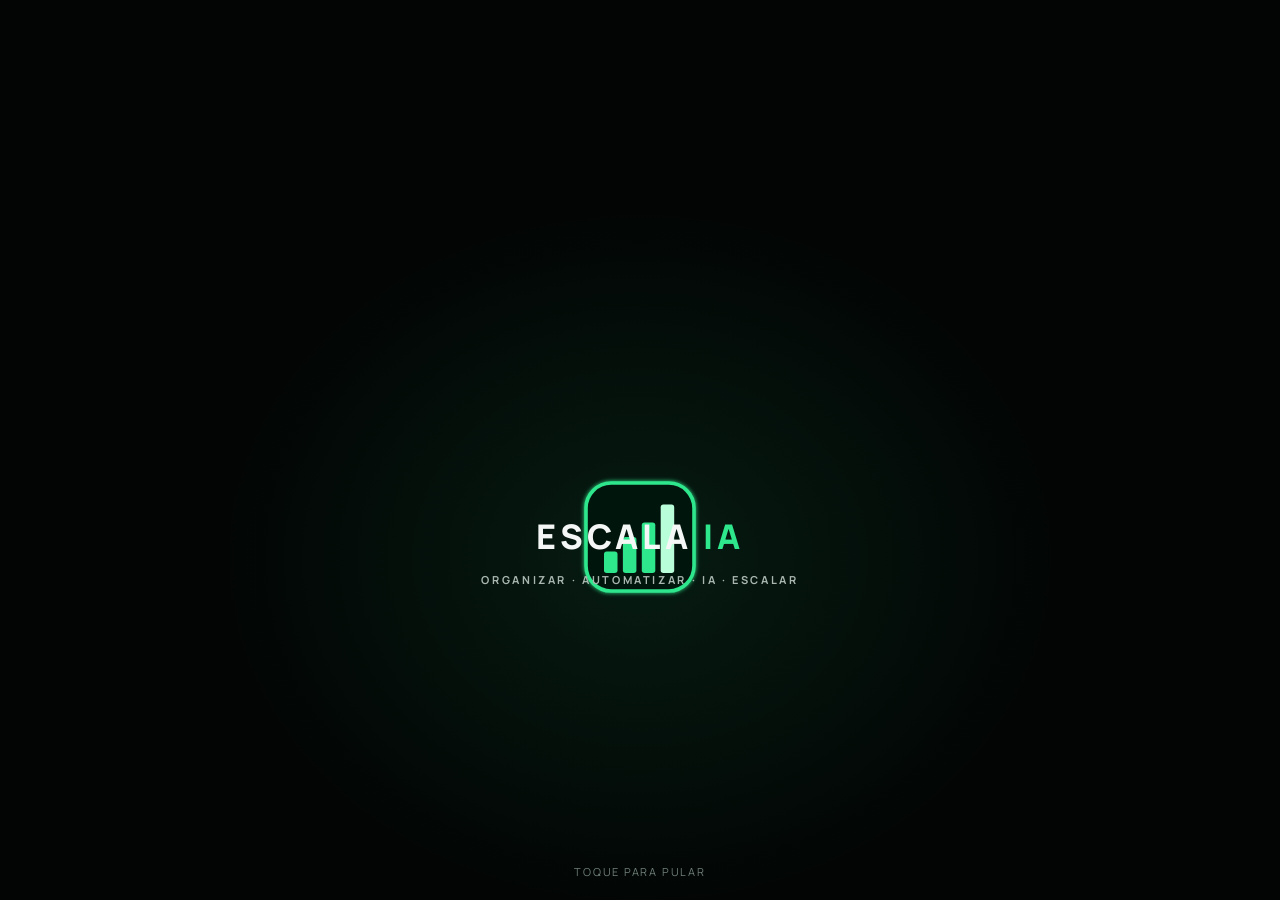
<file: lp02/index.html>
<!DOCTYPE html>
<html lang="pt-BR">
<head>
<meta charset="utf-8">
<meta name="viewport" content="width=device-width, initial-scale=1, viewport-fit=cover">
<title>Escala IA · Tiago Almeida · 11 de dezembro · Alphaville</title>
<meta name="description" content="Evento presencial para donos de empresa: transforme o WhatsApp em uma operação inteligente de vendas e atendimento com processos, automação e IA. 11/12, Alphaville.">
<meta property="og:title" content="Escala IA · Em 1 dia, aprenda a criar Agentes de IA para vender mais e automatizar seu negócio">
<meta property="og:description" content="11/12, Alphaville. Com Tiago Almeida, fundador da Devzapp.">
<meta property="og:image" content="https://eventos.v8.ia.br/escala-ia/img/preview.jpg">
<link rel="preconnect" href="https://fonts.googleapis.com">
<link rel="preconnect" href="https://fonts.gstatic.com" crossorigin>
<link href="https://fonts.googleapis.com/css2?family=Manrope:wght@400;500;600;700;800&display=swap" rel="stylesheet">
<style>
/* Layout: quiz-gated capture, then a long sales page that walks dor interna → crenças → mecanismo dos 4 pilares → autoridade → ingressos. */
:root{
  --bg:#06090A;--bg2:#0A100E;--surface:#0D1513;--surface2:#121D19;
  --text:#F4F7F5;--muted:#A9B7B0;--dim:#6F7E77;--line:#22332C;
  --green:#2EE68C;--green2:#B8FFD9;--green-t:#7CF5B9;--green-bg:rgba(46,230,140,.08);
  --red:#FF8A8A;--wa:#1F2C27;--max:1120px;
  --font:"Manrope",system-ui,-apple-system,"Segoe UI",sans-serif;
}
*{box-sizing:border-box}
html{scroll-behavior:smooth}
body{margin:0;background:var(--bg);color:var(--text);font-family:var(--font);font-size:16px;line-height:1.55;-webkit-font-smoothing:antialiased}
img{max-width:100%;display:block}
a{color:inherit}
.hidden{display:none!important}
.wrap{max-width:var(--max);margin:0 auto;padding-left:max(20px,env(safe-area-inset-left,0px));padding-right:max(20px,env(safe-area-inset-right,0px))}
.eyebrow{font-size:12px;font-weight:800;letter-spacing:.18em;text-transform:uppercase;color:var(--green)}
.g{color:var(--green)}
.strike{text-decoration:line-through;text-decoration-color:var(--red);text-decoration-thickness:3px;color:var(--muted)}
h1,h2,h3{margin:0;letter-spacing:-.025em;text-wrap:balance;line-height:1.08}
h2{font-size:clamp(30px,4.2vw,48px);font-weight:800}
.lead{color:var(--muted);font-size:18px;max-width:640px}
section{padding-block:96px}
.sec-head{display:flex;flex-direction:column;gap:14px;margin-bottom:44px}
.sec-head.center{align-items:center;text-align:center}
.sec-head.center .lead{margin:0 auto}
.btn{display:inline-flex;align-items:center;justify-content:center;gap:8px;font:inherit;font-weight:800;font-size:16px;border-radius:12px;padding:16px 26px;border:0;cursor:pointer;text-decoration:none;transition:transform .15s,box-shadow .15s}
.btn-primary{background:var(--green);color:#03140B;box-shadow:0 10px 30px -10px rgba(46,230,140,.6)}
.btn-primary:hover{transform:translateY(-1px);box-shadow:0 14px 34px -10px rgba(46,230,140,.75)}
.btn-ghost{background:transparent;color:var(--text);border:1px solid var(--line)}
.btn-ghost:hover{border-color:var(--muted)}
.btn:focus-visible,.option:focus-visible,input:focus-visible,summary:focus-visible{outline:2px solid var(--green);outline-offset:3px}
.brand{display:flex;align-items:center;gap:12px;text-decoration:none}
.brand .mark{width:40px;height:40px;border-radius:10px;background:linear-gradient(135deg,var(--green),#13A862);display:grid;place-items:center;font-weight:800;font-size:14px;color:#03140B}
.brand b{display:block;font-size:15px;letter-spacing:.04em}
.brand small{display:block;font-size:11px;letter-spacing:.16em;color:var(--muted);font-weight:700}

/* ===== ABERTURA: ponto → 4 feixes → 4 pilares → logo Escala IA ===== */
body.lock{overflow:hidden}
#pre{position:fixed;inset:0;z-index:100;background:radial-gradient(600px 500px at 50% 62%,rgba(46,230,140,.10),transparent 70%),#020504;display:flex;flex-direction:column;align-items:center;justify-content:center;gap:6px;cursor:pointer;transition:opacity .5s ease,visibility .5s}
#pre.off{opacity:0;visibility:hidden}
#pre .stage{width:min(78vw,360px);aspect-ratio:400/470;overflow:visible}
#pre .px{position:absolute;width:5px;height:5px;background:var(--green);opacity:0;animation:px 2.6s ease-in-out infinite}
@keyframes px{0%,100%{opacity:0}50%{opacity:.7}}
#pre .seed{transform-box:fill-box;transform-origin:center;opacity:0;animation:seed .6s ease-out .1s forwards,seedOut .5s ease-in 2.05s forwards}
@keyframes seed{0%{opacity:0;transform:scale(0)}60%{opacity:1;transform:scale(1.8)}100%{opacity:1;transform:scale(1)}}
@keyframes seedOut{to{opacity:0;transform:scale(3)}}
#pre .beam{transform-box:view-box;transform-origin:200px 440px;transform:scaleY(0);opacity:0;animation:beam .8s cubic-bezier(.2,.8,.2,1) forwards,beamOut .5s ease-in 1.95s forwards}
#pre .b1{animation-delay:.55s,1.95s}#pre .b2{animation-delay:.63s,2s}#pre .b3{animation-delay:.71s,2.05s}#pre .b4{animation-delay:.79s,2.1s}
@keyframes beam{0%{opacity:0;transform:scaleY(0)}30%{opacity:1}100%{opacity:1;transform:scaleY(1)}}
@keyframes beamOut{to{opacity:0;transform:scaleY(0)}}
#pre .ic{transform-box:fill-box;transform-origin:center;opacity:0;animation:icIn .45s cubic-bezier(.2,1.4,.4,1) forwards,icUnify .55s cubic-bezier(.6,0,.4,1) 1.95s forwards}
#pre .ic1{animation-delay:1.2s,1.95s}#pre .ic2{animation-delay:1.3s,1.95s}#pre .ic3{animation-delay:1.4s,1.95s}#pre .ic4{animation-delay:1.5s,1.95s}
@keyframes icIn{0%{opacity:0;transform:scale(0)}100%{opacity:1;transform:scale(1)}}
@keyframes icUnify{0%{opacity:1;transform:translate(0,0) scale(1)}100%{opacity:0;transform:translate(var(--dx),var(--dy)) scale(.25)}}
#pre .frame{stroke-dasharray:480;stroke-dashoffset:480;fill-opacity:0;animation:frame .55s ease-out 2.35s forwards}
@keyframes frame{to{stroke-dashoffset:0;fill-opacity:1}}
#pre .bar{transform-box:fill-box;transform-origin:center bottom;transform:scaleY(0);animation:bar .4s cubic-bezier(.2,1.3,.4,1) forwards}
#pre .bar1{animation-delay:2.5s}#pre .bar2{animation-delay:2.58s}#pre .bar3{animation-delay:2.66s}#pre .bar4{animation-delay:2.74s}
@keyframes bar{to{transform:scaleY(1)}}
#pre .flash{transform-box:fill-box;transform-origin:center;opacity:0;animation:flash .7s ease-out 2.45s forwards}
@keyframes flash{0%{opacity:0;transform:scale(.6)}40%{opacity:.9}100%{opacity:0;transform:scale(1.6)}}
#pre .word{text-align:center;opacity:0;transform:translateY(8px);animation:word .5s ease-out 2.85s forwards;margin-top:-18%}
#pre .word b{display:block;font-size:clamp(26px,6vw,34px);font-weight:800;letter-spacing:.12em;color:var(--text)}
#pre .word b span{color:var(--green)}
#pre .word small{display:block;margin-top:8px;font-size:11px;font-weight:700;letter-spacing:.24em;color:var(--muted)}
@keyframes word{to{opacity:1;transform:none}}
#pre .skip{position:absolute;bottom:calc(20px + env(safe-area-inset-bottom,0px));font-size:11px;letter-spacing:.16em;color:var(--dim)}
@media (prefers-reduced-motion:reduce){#pre{display:none}}
/* marca: 4 barras subindo (os 4 pilares viram escala) */
.mark svg{width:58%;height:58%}

/* ===== QUIZ ===== */
#quizScreen{min-height:100dvh;background:radial-gradient(900px 600px at 15% 0%,rgba(46,230,140,.12),transparent 60%),var(--bg);padding-block:16px 32px}
.quiz-col{max-width:540px;margin:0 auto;display:flex;flex-direction:column;gap:14px}
.quiz-visual{position:relative;height:220px;border-radius:22px;overflow:hidden;border:1px solid var(--line)}
.quiz-visual img{position:absolute;inset:0;width:100%;height:100%;object-fit:cover;object-position:55% 38%;transform:scale(1.35);transform-origin:50% 30%}
.quiz-visual::after{content:"";position:absolute;inset:0;background:linear-gradient(180deg,rgba(6,9,10,.35) 0%,rgba(6,9,10,0) 30%,rgba(6,9,10,.92) 100%)}
.quiz-visual .brand{position:absolute;z-index:1;top:16px;left:18px}
.quiz-visual .vc{position:absolute;z-index:1;left:20px;right:20px;bottom:16px;display:flex;flex-direction:column;gap:6px}
.quiz-visual h1{font-size:clamp(22px,2.8vw,30px);font-weight:800}
.quiz-card{background:var(--surface);border:1px solid var(--line);border-radius:18px;padding:22px 24px;display:flex;flex-direction:column}
.qbar{display:flex;justify-content:space-between;font-size:12px;font-weight:800;letter-spacing:.14em;color:var(--muted)}
.progress{height:5px;background:var(--line);border-radius:99px;margin:10px 0 18px;overflow:hidden}
.progress span{display:block;height:100%;width:20%;background:var(--green);border-radius:99px;transition:width .3s}
.q{display:none}.q.active{display:block}
.qnum{font-size:12px;font-weight:800;letter-spacing:.16em;color:var(--green);margin-bottom:10px}
.q h2{font-size:clamp(20px,2.2vw,24px);font-weight:800}
.q p{color:var(--muted);margin:6px 0 14px;font-size:14px}
.options{display:flex;flex-direction:column;gap:8px}
.option{display:flex;align-items:center;gap:12px;text-align:left;font:inherit;font-size:15px;color:var(--text);background:var(--bg2);border:1px solid var(--line);border-radius:10px;padding:11px 14px;cursor:pointer;transition:border-color .15s,background .15s}
.option:hover{border-color:#3A5A4C}
.option .dot{width:18px;height:18px;border-radius:50%;border:2px solid var(--dim);flex:none}
.option.selected{border-color:var(--green);background:var(--green-bg)}
.option.selected .dot{border-color:var(--green);background:radial-gradient(circle,var(--green) 45%,transparent 50%)}
.hint{font-size:12px;color:var(--dim);margin:0;padding-top:12px}
#leadForm{display:none}#leadForm.active{display:flex;flex-direction:column;gap:14px}
#leadForm h2{font-size:30px;font-weight:800}
#leadForm>p{color:var(--muted);margin:0 0 6px}
.field{display:flex;flex-direction:column;gap:6px}
.field label{font-size:14px;font-weight:700}
.field input{font:inherit;color:var(--text);background:var(--bg2);border:1px solid var(--line);border-radius:10px;padding:14px 16px}
.field input::placeholder{color:var(--dim)}
.two{display:grid;grid-template-columns:1fr 1fr;gap:14px}
.form-actions{display:flex;gap:10px;flex-wrap:wrap;margin-top:4px}
.form-actions .btn-primary{flex:1}
#formError{color:var(--red);font-size:14px;min-height:20px;margin:0}
.privacy{font-size:12px;color:var(--dim);margin:0}

/* ===== EVENT PAGE ===== */
header.nav{position:sticky;top:env(safe-area-inset-top,0px);z-index:20;background:rgba(6,9,10,.85);backdrop-filter:blur(12px);border-bottom:1px solid rgba(34,51,44,.6)}
body::before{content:"";position:fixed;inset:0 0 auto;height:env(safe-area-inset-top,0px);z-index:21;background:var(--bg)}
header.nav .wrap{display:flex;align-items:center;justify-content:space-between;height:68px}
header.nav .btn{padding:11px 18px;font-size:14px}

.hero{padding-block:40px 72px;background:radial-gradient(1000px 640px at 85% 10%,rgba(46,230,140,.14),transparent 60%)}
.hero-grid{display:grid;grid-template-columns:.8fr 1.2fr;gap:56px;align-items:center}
.hero-txt{display:flex;flex-direction:column;align-items:flex-start}
.hero h1{font-size:clamp(36px,4.6vw,58px);font-weight:800;margin-top:14px}
.hero .lead{margin-top:16px;font-size:19px}
.hero .lead b{color:var(--text)}
.hero-cta{margin-top:24px;min-width:300px}
.price-line{margin:10px 0 0;font-size:15px;color:var(--muted)}
.price-line b{color:var(--text);font-size:17px}
.meta{list-style:none;margin:20px 0 0;padding:0;display:flex;flex-direction:column;gap:8px;font-size:15px;color:var(--muted)}
.meta li{display:flex;align-items:center;gap:10px}
.meta b{color:var(--text)}
.meta svg{width:18px;height:18px;flex:none;fill:none;stroke:var(--green);stroke-width:1.8;stroke-linecap:round;stroke-linejoin:round}
.hero-photo{position:relative;border-radius:24px;overflow:hidden;border:1px solid var(--line);aspect-ratio:4/5;max-height:calc(100vh - 140px);width:100%}
.hero-photo img{width:100%;height:100%;object-fit:cover;object-position:60% 22%}
.hero-photo .badge{position:absolute;left:14px;right:14px;bottom:14px;background:rgba(6,9,10,.82);backdrop-filter:blur(8px);border:1px solid var(--line);border-radius:14px;padding:12px 14px;font-size:13px;color:var(--muted)}
.hero-photo .badge b{color:var(--text);display:block;font-size:15px}

/* Dor: conversa de WhatsApp */
.pain{background:var(--bg2);border-block:1px solid var(--line)}
.pain-grid{display:grid;grid-template-columns:1fr 1fr;gap:56px;align-items:center}
.pain-grid .quote{font-size:clamp(22px,2.4vw,28px);font-weight:700;line-height:1.3;border-left:3px solid var(--green);padding-left:20px;margin-top:28px}
.phone{background:#0B1411;border:1px solid var(--line);border-radius:28px;padding:18px;max-width:440px;margin-left:auto;width:100%}
.phone-top{display:flex;align-items:center;gap:12px;padding:6px 6px 16px;border-bottom:1px solid var(--line);margin-bottom:14px}
.phone-top .av{width:38px;height:38px;border-radius:50%;background:var(--surface2);display:grid;place-items:center;font-weight:800;color:var(--green);font-size:13px}
.phone-top b{display:block;font-size:15px}
.phone-top span{font-size:12px;color:var(--red)}
.chats{display:flex;flex-direction:column;gap:9px}
.msg{align-self:flex-start;max-width:88%;background:var(--wa);border-radius:4px 14px 14px 14px;padding:9px 12px 7px;font-size:15px;line-height:1.35}
.msg time{display:block;text-align:right;font-size:11px;color:var(--dim);margin-top:2px}
.unread{align-self:center;font-size:12px;font-weight:700;color:#03140B;background:var(--green);border-radius:99px;padding:3px 12px;margin-block:4px}

/* Crenças */
.myths{display:flex;flex-direction:column;gap:12px}
.myth{display:grid;grid-template-columns:1fr auto 1fr;gap:18px;align-items:center;background:var(--surface);border:1px solid var(--line);border-radius:16px;padding:20px 24px}
.myth .no{color:var(--muted);text-decoration:line-through;text-decoration-color:rgba(255,138,138,.7)}
.myth .arrow{color:var(--green);font-weight:800}
.myth .yes{font-weight:700}
.myth small{display:block;font-size:11px;letter-spacing:.14em;font-weight:800;text-transform:uppercase;margin-bottom:4px;text-decoration:none}
.myth .no small{color:var(--red)} .myth .yes small{color:var(--green)}

/* Mecanismo */
.mech{background:radial-gradient(900px 500px at 50% 0%,rgba(46,230,140,.10),transparent 60%)}
.pillars{display:grid;grid-template-columns:repeat(4,minmax(0,1fr));gap:14px;counter-reset:p}
.pillar{background:var(--surface);border:1px solid var(--line);border-radius:18px;padding:26px 22px;display:flex;flex-direction:column;gap:12px;position:relative}
.pillar .n{font-size:13px;font-weight:800;color:var(--green);letter-spacing:.1em}
.pillar h3{font-size:24px;font-weight:800}
.pillar p{margin:0;color:var(--muted);font-size:15px}
.pillar ul{list-style:none;margin:6px 0 0;padding:14px 0 0;border-top:1px solid var(--line);display:flex;flex-direction:column;gap:8px;font-size:14.5px}
.pillar li{padding-left:18px;position:relative}
.pillar li::before{content:"→";position:absolute;left:0;color:var(--green)}
.pillar:not(:last-child)::after{content:"";position:absolute;top:50%;right:-14px;width:14px;height:2px;background:var(--line)}
.mech-note{margin-top:28px;text-align:center;color:var(--muted)}
.mech-note b{color:var(--text)}

/* Benefícios */
.benefits{display:grid;grid-template-columns:repeat(3,minmax(0,1fr));gap:12px}
.benefit{display:flex;gap:14px;align-items:flex-start;padding:18px 20px;background:var(--surface);border:1px solid var(--line);border-radius:14px}
.benefit i{flex:none;width:26px;height:26px;border-radius:8px;background:var(--green-bg);color:var(--green);display:grid;place-items:center;font-style:normal;font-weight:800;font-size:14px}

/* Para quem */
.fit{display:grid;grid-template-columns:1.3fr 1fr;gap:16px}
.fit-card{border-radius:18px;padding:30px;border:1px solid var(--line);background:var(--surface)}
.fit-card.yes{border-color:rgba(46,230,140,.4);background:linear-gradient(180deg,var(--green-bg),var(--surface) 70%)}
.fit-card h3{font-size:22px;margin-bottom:18px}
.fit-card ul{list-style:none;margin:0;padding:0;display:flex;flex-direction:column;gap:12px}
.fit-card li{display:flex;gap:12px}
.fit-card li::before{flex:none;font-weight:800}
.fit-card.yes li::before{content:"✓";color:var(--green)}
.fit-card.no li::before{content:"✕";color:var(--red)}
.fit-card.no li{color:var(--muted)}

/* Autoridade */
.about{background:var(--bg2);border-block:1px solid var(--line);padding:0}
.about-grid{display:grid;grid-template-columns:1fr 1fr;min-height:640px}
.about-photo{position:relative;overflow:hidden}
.about-photo img{position:absolute;inset:0;width:100%;height:100%;object-fit:cover;object-position:center 20%}
.about-txt{padding:80px 56px;display:flex;flex-direction:column;gap:18px;justify-content:center}
.about-txt p{margin:0;color:var(--muted)}
.about-txt p b{color:var(--text)}
.stats{display:grid;grid-template-columns:repeat(2,minmax(0,1fr));gap:10px;margin-top:8px}
.stat{background:var(--surface);border:1px solid var(--line);border-radius:14px;padding:16px 18px}
.stat b{display:block;font-size:30px;font-weight:800;color:var(--green);letter-spacing:-.02em;line-height:1.1;font-variant-numeric:tabular-nums}
.stat span{font-size:13px;color:var(--muted)}
.about-quote{font-size:19px;font-weight:700;color:var(--text);border-left:3px solid var(--green);padding-left:18px;margin-top:6px}
.note{font-size:12px;color:var(--dim)}


/* Prova: sociedade com Pablo Marçal */
.proof{padding-block:96px}
.proof-card{display:grid;grid-template-columns:1.25fr .75fr;border:1px solid var(--line);border-radius:28px;overflow:hidden;background:var(--surface)}
.proof-photo{position:relative;min-height:520px}
.proof-photo img{position:absolute;inset:0;width:100%;height:100%;object-fit:cover;object-position:58% 35%}
.proof-photo::after{content:"";position:absolute;inset:0;background:linear-gradient(90deg,transparent 60%,var(--surface))}
.proof-txt{padding:56px 48px 56px 24px;display:flex;flex-direction:column;gap:18px;justify-content:center}
.proof-txt p{margin:0;color:var(--muted)}
.proof-txt p b{color:var(--text)}
.proof-pill{align-self:flex-start;display:inline-flex;align-items:baseline;gap:8px;background:var(--green-bg);border:1px solid rgba(46,230,140,.35);border-radius:14px;padding:12px 16px}
.proof-pill b{white-space:nowrap;font-size:30px;font-weight:800;color:var(--green);letter-spacing:-.02em;line-height:1}
.proof-pill span{font-size:14px;color:var(--text);font-weight:600}
.proof-list{list-style:none;margin:0;padding:0;display:flex;flex-direction:column;gap:10px;font-size:15px}
.proof-list li{display:flex;gap:10px}.proof-list li::before{content:"✓";color:var(--green);font-weight:800}

/* Ingressos */
.tickets{display:grid;grid-template-columns:minmax(0,1fr);gap:16px;max-width:460px;margin:0 auto}
.ticket{background:var(--surface);border:1px solid var(--line);border-radius:20px;display:flex;flex-direction:column;overflow:hidden;position:relative}
.ticket.feat{border-color:var(--green);box-shadow:0 30px 60px -30px rgba(46,230,140,.45)}
.t-head{padding:24px 26px 18px;border-bottom:1px dashed var(--line)}
.t-head small{font-size:11px;letter-spacing:.18em;font-weight:800;color:var(--muted)}
.t-head h3{font-size:30px;font-weight:800;margin-top:4px}
.ticket.feat .t-head{background:linear-gradient(180deg,var(--green-bg),transparent)}
.ticket.feat .t-head h3{color:var(--green)}
.tag{position:absolute;top:20px;right:20px;font-size:11px;font-weight:800;letter-spacing:.1em;text-transform:uppercase;color:#03140B;background:var(--green);border-radius:99px;padding:4px 10px}
.tag.outline{background:transparent;color:var(--green-t);border:1px solid var(--green-t)}
.t-body{padding:22px 26px;display:flex;flex-direction:column;gap:16px;flex:1}
.t-body>p{margin:0;color:var(--muted);font-size:15px}
.t-body ul{list-style:none;margin:0;padding:0;display:flex;flex-direction:column;gap:10px;font-size:15px}
.t-body li{display:flex;gap:10px}.t-body li::before{content:"✓";color:var(--green);font-weight:800}
.price{margin-top:auto;padding-top:18px;border-top:1px solid var(--line)}
.price small{font-size:12px;color:var(--muted)}
.price .v{font-size:48px;font-weight:800;letter-spacing:-.03em;line-height:1.05;font-variant-numeric:tabular-nums}
.price .v sup{font-size:18px;vertical-align:top;margin-right:4px;position:relative;top:10px}
.price .inst{font-size:13px;color:var(--green-t)}
.vagas{font-size:13px;font-weight:700;color:var(--red)}
.ticket .btn{width:100%;margin-top:14px;font-size:15px}
.ticket:not(.feat) .btn{background:var(--surface2);color:var(--text);border:1px solid #2E463B;box-shadow:none}
.ticket:not(.feat) .btn:hover{border-color:var(--green)}
.t-msg{font-size:13px;color:var(--green-t);min-height:0;margin:8px 0 0}
.t-help{text-align:center;margin-top:24px;color:var(--muted);font-size:15px}
.t-help a{color:var(--green);font-weight:700}

/* CTA final */
.final{padding-block:0 96px}
.final-card{position:relative;border-radius:28px;overflow:hidden;border:1px solid var(--line);display:grid;grid-template-columns:1.2fr .8fr;background:var(--surface)}
.final-txt{padding:60px 56px;display:flex;flex-direction:column;gap:18px;justify-content:center}
.final-txt h2{font-size:clamp(30px,3.6vw,44px)}
.final-txt p{margin:0;color:var(--muted)}
.final-photo{position:relative;min-height:420px}
.final-photo img{position:absolute;inset:0;width:100%;height:100%;object-fit:cover;object-position:center 20%}
.final-photo::before{content:"";position:absolute;inset:0;z-index:1;background:linear-gradient(90deg,var(--surface),transparent 40%)}
.final-meta{font-size:14px;color:var(--dim)}

/* FAQ */
.faq{max-width:800px;margin:0 auto;display:flex;flex-direction:column;gap:10px}
details{background:var(--surface);border:1px solid var(--line);border-radius:14px;padding:0 22px}
summary{cursor:pointer;list-style:none;padding:20px 0;font-weight:700;font-size:17px;display:flex;justify-content:space-between;gap:16px}
summary::-webkit-details-marker{display:none}
summary::after{content:"+";color:var(--green);font-size:22px;line-height:1;transition:transform .2s}
details[open] summary::after{transform:rotate(45deg)}
details p{margin:0 0 20px;color:var(--muted)}
footer{border-top:1px solid var(--line);padding-block:28px;text-align:center;font-size:13px;color:var(--dim)}

@media (max-width:960px){
  .pain-grid,.about-grid,.final-card,.fit{grid-template-columns:1fr}
  .hero{position:relative;padding-block:0 56px;overflow:hidden}
  .hero-grid{display:block}
  .hero-photo{position:absolute;top:0;left:0;right:0;height:300px;max-height:none;aspect-ratio:auto;border:0;border-radius:0}
  .hero-photo img{object-position:55% 40%;transform:scale(1.55);transform-origin:52% 22%}
  .hero-photo::after{content:"";position:absolute;inset:0;background:linear-gradient(180deg,rgba(6,9,10,0) 35%,var(--bg) 96%)}
  .hero-photo .badge{display:none}
  .hero-txt{position:relative;z-index:1;padding-top:196px}
  .hero-cta{width:100%;min-width:0}
  .price-line{align-self:center}
  .phone{margin:0 auto}
  .pillars{grid-template-columns:repeat(2,minmax(0,1fr))}
  .pillar::after{display:none}
  .benefits,.tickets{grid-template-columns:1fr}
  .about-photo{min-height:420px}
  .about-txt{padding:48px 20px}
  .proof-card{grid-template-columns:1fr}
  .proof-photo{min-height:400px}
  .proof-photo img{object-position:55% 30%}
  .proof-photo::after{background:linear-gradient(0deg,var(--surface),transparent 25%)}
  .proof-txt{padding:28px 24px 40px}
  .proof{padding-block:72px}
  .final-photo{min-height:300px;order:-1}
  .final-photo::before{background:linear-gradient(0deg,var(--surface),transparent 50%)}
  .final-txt{padding:36px 24px 44px}
  section{padding-block:72px}
}
@media (max-width:600px){
  .quiz-card{padding:24px 20px}
  .two{grid-template-columns:1fr}
  .quiz-card{padding:14px 14px 12px}
  .progress{margin:10px 0 16px}
  .q h2{font-size:18px}
  .q p{margin:6px 0 12px;font-size:14px}
  .options{gap:8px}
  .option{padding:9px 12px;font-size:14px}
  .hint{display:none}
  #quizScreen{padding-block:0 24px}
  #quizScreen>.wrap{padding-left:0;padding-right:0}
  .quiz-col{gap:0}
  .quiz-visual{height:300px;border-radius:0 0 22px 22px;border:0}
  #leadForm.active{gap:10px}
  #leadForm h2{font-size:20px}
  #leadForm>p{display:none}
  .field{gap:4px}
  .field label{font-size:13px}
  .field input{padding:11px 13px}
  .form-actions .btn{padding:13px 16px}
  .privacy{font-size:11px}
  .quiz-visual .brand{top:12px;left:16px}
  .quiz-visual .brand .mark{width:32px;height:32px;font-size:12px}
  .quiz-visual .vc{left:16px;right:16px;bottom:14px}
  .quiz-visual .eyebrow{display:none}
  .quiz-visual h1{font-size:22px}
  .quiz-card{margin:-8px 14px 0;position:relative}
  .hero h1{font-size:28px;margin-top:6px}
  .hero .lead{font-size:15px;margin-top:10px;line-height:1.45}
  .hero-cta{margin-top:16px;padding:15px 20px}
  .price-line{margin-top:8px;font-size:14px}
  .meta{margin-top:14px;gap:6px;font-size:14px}
  header.nav .wrap{height:56px}
  header.nav .btn{padding:9px 14px;font-size:13px}
  .pillars{grid-template-columns:1fr}
  .myth{grid-template-columns:1fr;gap:8px}
  .myth .arrow{display:none}
  header.nav .brand small{display:none}
}
/* Celular enxuto: menos texto, letras menores, seções mais próximas */
@media (max-width:600px){
  section{padding-block:40px}
  .hero{padding-block:0 40px}
  .proof{padding-block:40px}
  .sec-head{margin-bottom:20px;gap:8px}
  h2{font-size:25px}
  .lead{font-size:14px}
  .eyebrow{font-size:10px}
  .pain-grid{gap:24px}
  .pain-grid .lead{display:none}
  .pain-grid .quote{font-size:18px;margin-top:16px}
  .phone{padding:12px;border-radius:20px}
  .msg{font-size:13.5px}
  .myths{gap:8px}
  .myth{padding:14px 16px;font-size:14px}
  .pillar{padding:16px;gap:6px;border-radius:14px}
  .pillar h3{font-size:18px}
  .pillar p{font-size:13px}
  .pillar ul{display:none}
  .mech-note{font-size:14px;margin-top:16px}
  .benefits{gap:8px}
  .benefit{padding:12px 14px;font-size:14px}
  .fit-card{padding:18px}
  .fit-card h3{font-size:18px;margin-bottom:12px}
  .fit-card ul{gap:8px;font-size:14px}
  .about-photo{min-height:280px;max-height:320px}
  .about-txt{padding:28px 20px 32px;gap:12px}
  .about-txt p{font-size:14px}
  .about-txt p:nth-of-type(3){display:none}
  .stat{padding:12px 14px}
  .stat b{font-size:22px}
  .stat span{font-size:12px}
  .about-quote{font-size:16px}
  .proof-photo{min-height:260px}
  .proof-txt{padding:20px 18px 26px;gap:12px}
  .proof-txt p{font-size:14px}
  .proof-txt p:last-child{display:none}
  .proof-list{font-size:14px;gap:6px}
  .proof-pill b{font-size:24px}
  .tickets{gap:12px}
  .t-head{padding:16px 18px 12px}
  .t-head h3{font-size:24px}
  .t-body{padding:16px 18px;gap:12px}
  .t-body>p{font-size:13px}
  .t-body ul{font-size:13.5px;gap:7px}
  .price .v{font-size:40px}
  .final{padding-block:0 40px}
  .final-photo{min-height:240px}
  .final-txt{padding:24px 20px 30px;gap:12px}
  .final-txt h2{font-size:25px}
  .final-txt p{font-size:14px}
  summary{font-size:14.5px;padding:14px 0}
  details{padding:0 16px}
  details p{font-size:14px;margin-bottom:14px}
}
/* Celulares baixos (ex.: 360×640, 375×667): mantém a primeira dobra sem rolar */
@media (max-width:600px) and (max-height:700px){
  .quiz-visual{height:260px}
  .quiz-visual h1{font-size:19px}
  .quiz-card{padding:14px 14px}
  .progress{margin:8px 0 12px}
  .qnum{margin-bottom:6px}
  .q h2{font-size:17px}
  .q p{display:none}
  .q h2{margin-bottom:12px}
  .options{gap:7px}
  .option{padding:8px 12px;font-size:14px}
  .hero-photo{height:250px}
  .hero-txt{padding-top:150px}
  .hero h1{font-size:26px}
  .hero-cta{margin-top:12px;padding:14px 18px}
  .price-line{margin-top:6px}
  .meta{margin-top:10px;gap:4px;font-size:13.5px}
}
@media (max-width:380px) and (max-height:650px){
  .hero-photo{height:230px}
  .hero-txt{padding-top:132px}
  .hero h1{font-size:24px}
  .hero .lead{font-size:14px;margin-top:8px}
}
@media (max-width:960px){
  .hero{min-height:calc(100svh - 52px);display:flex;flex-direction:column}
  .hero-grid{flex:1;display:flex;flex-direction:column;justify-content:flex-end}
  .hero-photo{height:max(300px,calc(100% - 330px))}
}
@media (max-width:600px) and (max-height:700px){.hero-photo{height:max(250px,calc(100% - 330px))}}

/* ===== lotes ===== */
.seats{display:flex;flex-direction:column;gap:5px;min-width:0;flex:1}
.seats.hide{visibility:hidden}
.seats .st{display:flex;justify-content:space-between;align-items:baseline;gap:10px;font-size:11px;letter-spacing:.16em;font-weight:800;text-transform:uppercase;color:var(--muted);white-space:nowrap}
.seats .st b{color:var(--green);letter-spacing:.04em;font-size:12.5px;overflow:hidden;text-overflow:ellipsis}
.seats .grid{display:grid;grid-template-columns:repeat(24,minmax(0,1fr));gap:2px}
.seats .s{aspect-ratio:1;border:1px solid rgba(46,230,140,.45);border-radius:2px;background:#0d1714}
.seats .s.on{background:linear-gradient(180deg,#B8FFD9,#2EE68C);border-color:#2EE68C}
.seats .s.me{background:#fff;border-color:#fff;box-shadow:0 0 6px 1px rgba(255,255,255,.75);animation:seatp 1.6s ease-in-out infinite}
.seats .s.l2,.seats .s.l3{background:url("data:image/svg+xml,%3Csvg xmlns='http://www.w3.org/2000/svg' viewBox='0 0 24 24' fill='none' stroke='%2304140C' stroke-width='2.6' stroke-linecap='round'%3E%3Crect x='5' y='11' width='14' height='10' rx='2' fill='%2304140C'/%3E%3Cpath d='M8 11V8a4 4 0 0 1 8 0v3'/%3E%3C/svg%3E") center/72% no-repeat,linear-gradient(180deg,#1FAE68,#0E6B3E);border-color:#1FAE68;opacity:.55}
.seats .s.l3{background:url("data:image/svg+xml,%3Csvg xmlns='http://www.w3.org/2000/svg' viewBox='0 0 24 24' fill='none' stroke='%2304140C' stroke-width='2.6' stroke-linecap='round'%3E%3Crect x='5' y='11' width='14' height='10' rx='2' fill='%2304140C'/%3E%3Cpath d='M8 11V8a4 4 0 0 1 8 0v3'/%3E%3C/svg%3E") center/72% no-repeat,linear-gradient(180deg,#147A49,#08402A);opacity:.5}
@keyframes seatp{0%,100%{opacity:1}50%{opacity:.4}}
.seats .lg{display:flex;flex-wrap:wrap;gap:6px 14px;font-size:12px;color:var(--muted);margin-top:4px}
.seats .lg i{display:inline-block;width:11px;height:11px;border-radius:2px;margin-right:5px;vertical-align:-1px}
.seats .lg .a{background:#2EE68C}.seats .lg .c{border:1px solid rgba(46,230,140,.6)}
.seats .lg .d{background:url("data:image/svg+xml,%3Csvg xmlns='http://www.w3.org/2000/svg' viewBox='0 0 24 24' fill='none' stroke='%2304140C' stroke-width='2.6' stroke-linecap='round'%3E%3Crect x='5' y='11' width='14' height='10' rx='2' fill='%2304140C'/%3E%3Cpath d='M8 11V8a4 4 0 0 1 8 0v3'/%3E%3C/svg%3E") center/80% no-repeat,#1FAE68;opacity:.7}.seats .lg .e{background:url("data:image/svg+xml,%3Csvg xmlns='http://www.w3.org/2000/svg' viewBox='0 0 24 24' fill='none' stroke='%2304140C' stroke-width='2.6' stroke-linecap='round'%3E%3Crect x='5' y='11' width='14' height='10' rx='2' fill='%2304140C'/%3E%3Cpath d='M8 11V8a4 4 0 0 1 8 0v3'/%3E%3C/svg%3E") center/80% no-repeat,#0E6B3E;opacity:.7}
header.nav .seats{margin:0 16px;max-width:420px}
header.nav .seats .st>span:first-child{display:none}
.hero-seats{margin-top:18px}
.ticket .seats{margin:4px 0 14px}.ticket .seats .grid{grid-template-columns:repeat(12,minmax(0,1fr));gap:5px}.ticket .seats .s{border-radius:4px}
.lots{display:flex;align-items:stretch;width:100%;margin-top:18px}
.lots .l1{flex:0 0 70%;min-width:0;display:flex;flex-direction:column;justify-content:center;align-items:center;gap:3px;padding:15px 10px;border-radius:14px 0 0 14px;text-decoration:none;color:#04140C;text-align:center;background:#2EE68C;box-shadow:0 0 34px rgba(46,230,140,.45);position:relative;z-index:1;animation:lotp 2.2s ease-in-out infinite}
.lots .l1 b{font-size:18px;font-weight:800;letter-spacing:.02em}
.lots .l1 small,.ticket .lots .l1 small{color:#04140C!important;font-size:11.5px;font-weight:800;letter-spacing:.08em;text-transform:uppercase;opacity:.75}
.lots .l2{flex:0 0 30%;min-width:0;margin:-6px 0;border-radius:0 14px 14px 0;display:flex;flex-direction:column;justify-content:center;align-items:center;gap:2px;background:#1FAE68;color:#04140C;opacity:.5;cursor:not-allowed;text-align:center;padding:8px 4px}
.lots .l2 svg{width:15px;height:15px;fill:none;stroke:#04140C;stroke-width:2.4}
.lots .l2 b{font-size:11px;font-weight:800;letter-spacing:.1em}.lots .l2 span{font-size:15px;font-weight:800}
.lots.over .l1{opacity:.45;pointer-events:none;animation:none}.lots.over .l1 b{text-decoration:line-through}
.lots.over .l2{opacity:1;cursor:pointer}
@keyframes lotp{0%,100%{box-shadow:0 0 22px rgba(46,230,140,.3)}50%{box-shadow:0 0 40px rgba(46,230,140,.65)}}
.price-line .up{color:var(--green);font-weight:700}
.ticket .nx{display:block;margin-top:6px;font-size:13px;color:var(--muted)}
.lotpop{position:fixed;right:14px;bottom:14px;z-index:40;max-width:300px;background:#0D1513;border:1px solid var(--green);border-radius:14px;padding:12px 34px 12px 14px;box-shadow:0 20px 40px rgba(0,0,0,.6);font-size:13.5px;color:var(--muted);transform:translateY(140%);transition:transform .4s}
.lotpop.on{transform:none}.lotpop b{display:block;color:var(--text);font-size:15px;margin-bottom:2px}.lotpop b span{color:var(--green)}
.lotpop button{position:absolute;right:8px;top:6px;background:none;border:0;color:var(--muted);font-size:18px;cursor:pointer}
@media (max-width:960px){
  .hero-txt,.lots,.lots a,.lots span{min-width:0}
  header.nav .brand b,header.nav .brand small{display:none}
  header.nav .seats{margin:0 10px}
  .seats .st b{font-size:11px}
  .lots{margin-top:12px}.lots .l1{padding:12px 8px}.lots .l1 b{font-size:16px}.lots .l1 small{font-size:10px}.lots .l2 b{font-size:10px}.lots .l2 span{font-size:13.5px}
  .hero-seats{display:none}
}
@media (prefers-reduced-motion:reduce){*{transition:none!important;scroll-behavior:auto!important}}
</style>
</head>
<body>
<!-- ABERTURA: ponto → 4 feixes → 4 pilares → logo Escala IA (toque para pular) -->
<div id="pre" role="presentation" aria-hidden="true">
  <i class="px" style="left:12%;top:22%;animation-delay:0.2s"></i><i class="px" style="left:84%;top:18%;animation-delay:1.1s"></i><i class="px" style="left:20%;top:64%;animation-delay:0.7s"></i><i class="px" style="left:78%;top:58%;animation-delay:1.6s"></i><i class="px" style="left:8%;top:84%;animation-delay:1.3s"></i><i class="px" style="left:90%;top:80%;animation-delay:0.4s"></i><i class="px" style="left:30%;top:12%;animation-delay:1.9s"></i><i class="px" style="left:66%;top:90%;animation-delay:0.9s"></i><i class="px" style="left:50%;top:8%;animation-delay:2.2s"></i><i class="px" style="left:40%;top:78%;animation-delay:1.5s"></i>
  <svg class="stage" viewBox="0 0 400 470">
    <defs>
      <linearGradient id="gBeam" x1="0" y1="440" x2="0" y2="150" gradientUnits="userSpaceOnUse"><stop offset="0" stop-color="#2EE68C" stop-opacity=".95"/><stop offset=".55" stop-color="#2EE68C" stop-opacity=".28"/><stop offset="1" stop-color="#2EE68C" stop-opacity=".12"/></linearGradient>
      <linearGradient id="gEdge" x1="0" y1="440" x2="0" y2="150" gradientUnits="userSpaceOnUse"><stop offset="0" stop-color="#B8FFD9"/><stop offset="1" stop-color="#2EE68C" stop-opacity=".5"/></linearGradient>
      <radialGradient id="gSeed"><stop offset="0" stop-color="#fff"/><stop offset=".35" stop-color="#B8FFD9"/><stop offset="1" stop-color="#2EE68C" stop-opacity="0"/></radialGradient>
      <filter id="glow" x="-50%" y="-50%" width="200%" height="200%"><feGaussianBlur stdDeviation="2.2" result="b"/><feMerge><feMergeNode in="b"/><feMergeNode in="SourceGraphic"/></feMerge></filter>
    </defs>
    <g filter="url(#glow)"><polygon class="beam b1" points="200,440 69,150 121,150" fill="url(#gBeam)" stroke="url(#gEdge)" stroke-width="1.2"/><rect class="beam b1" x="69" y="146" width="52" height="5" rx="2" fill="#B8FFD9" opacity=".9"/><polygon class="beam b2" points="200,440 139,150 191,150" fill="url(#gBeam)" stroke="url(#gEdge)" stroke-width="1.2"/><rect class="beam b2" x="139" y="146" width="52" height="5" rx="2" fill="#B8FFD9" opacity=".9"/><polygon class="beam b3" points="200,440 209,150 261,150" fill="url(#gBeam)" stroke="url(#gEdge)" stroke-width="1.2"/><rect class="beam b3" x="209" y="146" width="52" height="5" rx="2" fill="#B8FFD9" opacity=".9"/><polygon class="beam b4" points="200,440 279,150 331,150" fill="url(#gBeam)" stroke="url(#gEdge)" stroke-width="1.2"/><rect class="beam b4" x="279" y="146" width="52" height="5" rx="2" fill="#B8FFD9" opacity=".9"/></g>
    <circle class="seed" cx="200" cy="440" r="14" fill="url(#gSeed)"/>
    <g transform="translate(95 114)"><g class="ic ic1" style="--dx:105px;--dy:136px"><circle r="31" fill="#04110B" stroke="#2EE68C" stroke-opacity=".55" stroke-width="1.5"/><g transform="translate(-19.2 -19.2) scale(1.6)" fill="none" stroke="#2EE68C" stroke-width="1.8" stroke-linecap="round" stroke-linejoin="round" filter="url(#glow)"><rect x="3" y="3" width="7.5" height="7.5" rx="1.5"/><rect x="13.5" y="3" width="7.5" height="7.5" rx="1.5"/><rect x="3" y="13.5" width="7.5" height="7.5" rx="1.5"/><rect x="13.5" y="13.5" width="7.5" height="7.5" rx="1.5"/></g></g></g><g transform="translate(165 114)"><g class="ic ic2" style="--dx:35px;--dy:136px"><circle r="31" fill="#04110B" stroke="#2EE68C" stroke-opacity=".55" stroke-width="1.5"/><g transform="translate(-19.2 -19.2) scale(1.6)" fill="none" stroke="#2EE68C" stroke-width="1.8" stroke-linecap="round" stroke-linejoin="round" filter="url(#glow)"><path d="M20.5 12a8.5 8.5 0 1 1-2.6-6.1L20.5 8.5"/><path d="M20.5 3v5.5H15"/></g></g></g><g transform="translate(235 114)"><g class="ic ic3" style="--dx:-35px;--dy:136px"><circle r="31" fill="#04110B" stroke="#2EE68C" stroke-opacity=".55" stroke-width="1.5"/><g transform="translate(-19.2 -19.2) scale(1.6)" fill="none" stroke="#2EE68C" stroke-width="1.8" stroke-linecap="round" stroke-linejoin="round" filter="url(#glow)"><path d="M12 2.5l2.3 7.2 7.2 2.3-7.2 2.3L12 21.5l-2.3-7.2L2.5 12l7.2-2.3z"/></g></g></g><g transform="translate(305 114)"><g class="ic ic4" style="--dx:-105px;--dy:136px"><circle r="31" fill="#04110B" stroke="#2EE68C" stroke-opacity=".55" stroke-width="1.5"/><g transform="translate(-19.2 -19.2) scale(1.6)" fill="none" stroke="#2EE68C" stroke-width="1.8" stroke-linecap="round" stroke-linejoin="round" filter="url(#glow)"><path d="M3 17.5l6-6 4 4 8-8"/><path d="M14.5 7.5H21V14"/></g></g></g>
    <circle class="flash" cx="200" cy="250" r="80" fill="url(#gSeed)"/>
    <g filter="url(#glow)">
      <rect class="frame" x="140" y="190" width="120" height="120" rx="28" fill="#06140E" stroke="#2EE68C" stroke-width="4"/>
      <rect class="bar bar1" x="160" y="266" width="15" height="24" rx="3" fill="#2EE68C"/>
      <rect class="bar bar2" x="181" y="250" width="15" height="40" rx="3" fill="#2EE68C"/>
      <rect class="bar bar3" x="202" y="234" width="15" height="56" rx="3" fill="#2EE68C"/>
      <rect class="bar bar4" x="223" y="214" width="15" height="76" rx="3" fill="#B8FFD9"/>
    </g>
  </svg>
  <div class="word"><b>ESCALA <span>IA</span></b><small>ORGANIZAR · AUTOMATIZAR · IA · ESCALAR</small></div>
  <span class="skip">TOQUE PARA PULAR</span>
</div>
<script>
(function(){var pre=document.getElementById('pre');if(!pre)return;
 if(matchMedia('(prefers-reduced-motion:reduce)').matches){pre.remove();return}
 document.body.classList.add('lock');
 var done=function(){if(pre.classList.contains('off'))return;pre.classList.add('off');document.body.classList.remove('lock');setTimeout(function(){pre.remove()},600)};
 setTimeout(done,3900);pre.addEventListener('click',done);})();
</script>

<!-- ================= QUIZ ================= -->
<main id="quizScreen">
  <div class="wrap">
    <div class="quiz-col">
      <div class="quiz-visual">
        <img src="../escala-ia/img/palco.jpg" alt="Tiago Almeida no palco, durante um evento" fetchpriority="high">
        <a class="brand" href="#"><span class="mark"><svg viewBox="0 0 24 24" aria-hidden="true"><rect x="3" y="14" width="3.6" height="7" rx="1" fill="#03140B"/><rect x="8.1" y="10.5" width="3.6" height="10.5" rx="1" fill="#03140B"/><rect x="13.2" y="7" width="3.6" height="14" rx="1" fill="#03140B"/><rect x="18.3" y="3" width="3.6" height="18" rx="1" fill="#03140B"/></svg></span><span><b>ESCALA IA</b><small>11/12 · ALPHAVILLE · SP</small></span></a>
        <div class="vc">
          <span class="eyebrow">Diagnóstico rápido · 1 minuto</span>
          <h1>Em 1 dia, aprenda a criar <span class="g">Agentes de IA</span> para vender mais todos os dias e <span class="g">automatizar seu negócio</span>.</h1>
        </div>
      </div>
      <div class="quiz-card">
        <div id="quizFlow">
          <div class="qbar"><span>SEU DIAGNÓSTICO</span><span id="stepLabel">1 DE 5</span></div>
          <div class="progress"><span id="progressBar"></span></div>
          <div id="questions"></div>
          <p class="hint">Escolha uma resposta para avançar automaticamente.</p>
        </div>

        <form id="leadForm" novalidate>
          <span class="eyebrow">Última etapa</span>
          <h2>Seu diagnóstico está pronto para ser liberado.</h2>
          <p>Informe seus dados para ver o evento e garantir seu ingresso do Escala IA, em 11 de dezembro, em Alphaville.</p>
          <div class="field"><label for="name">Nome completo *</label><input id="name" autocomplete="name" placeholder="Seu nome"></div>
          <div class="two">
            <div class="field"><label for="phone">WhatsApp com DDD *</label><input id="phone" inputmode="tel" autocomplete="tel" placeholder="(11) 99999-9999"></div>
            <div class="field"><label for="company">Empresa</label><input id="company" autocomplete="organization" placeholder="Nome da empresa"></div>
          </div>
          <div class="field"><label for="email">E-mail (opcional)</label><input id="email" type="email" autocomplete="email" placeholder="voce@empresa.com.br"></div>
          <p id="formError" role="alert"></p>
          <div class="form-actions">
            <button type="button" class="btn btn-ghost" id="backToQuiz">Voltar</button>
            <button type="submit" class="btn btn-primary" id="submitLead">Liberar meu acesso →</button>
          </div>
          <p class="privacy">Ao continuar, você recebe contato da equipe sobre este evento. Seus dados não serão usados para outra finalidade.</p>
        </form>
      </div>
    </div>
  </div>
</main>

<!-- ================= PÁGINA DO EVENTO ================= -->
<div id="eventPage" class="hidden">
  <header class="nav">
    <div class="wrap">
      <a class="brand" href="#topo"><span class="mark"><svg viewBox="0 0 24 24" aria-hidden="true"><rect x="3" y="14" width="3.6" height="7" rx="1" fill="#03140B"/><rect x="8.1" y="10.5" width="3.6" height="10.5" rx="1" fill="#03140B"/><rect x="13.2" y="7" width="3.6" height="14" rx="1" fill="#03140B"/><rect x="18.3" y="3" width="3.6" height="18" rx="1" fill="#03140B"/></svg></span><span><b>ESCALA IA</b><small>11/12 · ALPHAVILLE</small></span></a>
      <div class="seats hide" data-seats></div>
      <a class="btn btn-primary" href="#ingressos">Garantir ingresso</a>
    </div>
  </header>

  <!-- HERO: foto, headline, subheadline, botão, valor e local na primeira dobra -->
  <section class="hero" id="topo">
    <div class="wrap hero-grid">
      <div class="hero-photo">
        <img src="../escala-ia/img/palco.jpg" alt="Tiago Almeida no palco, durante um evento">
        <div class="badge"><b>Tiago Almeida</b>Fundador e CEO da Devzapp · sócio de Pablo Marçal há mais de 5 anos</div>
      </div>
      <div class="hero-txt">
        <span class="eyebrow">Evento presencial para empresários</span>
        <h1>Em 1 dia, aprenda a criar <span class="g">Agentes de IA</span> para vender mais todos os dias e <span class="g">automatizar seu negócio</span>.</h1>
        <p class="lead">Imagine ter uma <b>IA treinada acelerando os processos</b> da sua empresa. É isso que você vai ter ao final do nosso workshop, com <b>Tiago Almeida</b>.</p>
        <div class="lots"><a class="l1" href="#ingressos"><b>LOTE 01 · R$ 197,00</b><small data-l1left>últimas vagas neste valor</small></a><span class="l2" aria-disabled="true"><svg viewBox="0 0 24 24"><rect x="5" y="11" width="14" height="10" rx="2"/><path d="M8 11V8a4 4 0 0 1 8 0v3"/></svg><b>LOTE 02</b><span>R$ 297,00</span></span></div>
        <p class="price-line">Lote 01 por apenas <b>R$ 197</b> · <span class="up">depois, R$ 297</span></p>
        <ul class="meta">
          <li><svg viewBox="0 0 24 24" aria-hidden="true"><rect x="3" y="5" width="18" height="16" rx="2"/><path d="M3 10h18M8 3v4M16 3v4"/></svg><span><b>11 de dezembro</b> · sexta · <span data-horario>A confirmar</span></span></li>
          <li><svg viewBox="0 0 24 24" aria-hidden="true"><path d="M12 21s-7-6.2-7-11.5A7 7 0 0 1 19 9.5C19 14.8 12 21 12 21z"/><circle cx="12" cy="9.5" r="2.5"/></svg><span><b>Presencial</b> · <span data-local>Alphaville · SP</span></span></li>
          <li><svg viewBox="0 0 24 24" aria-hidden="true"><circle cx="12" cy="8" r="4"/><path d="M4 21c1.5-4 4.5-6 8-6s6.5 2 8 6"/></svg><span><b>Tiago Almeida</b> · sócio de Pablo Marçal</span></li>
        </ul>
      </div>
    </div>
  </section>

  <!-- DOR INTERNA -->
  <section class="pain">
    <div class="wrap pain-grid">
      <div>
        <span class="eyebrow">A dor que ninguém fala</span>
        <h2 style="margin-top:14px">Você criou uma empresa para ter liberdade. <span class="g">E ela passou a depender de você.</span></h2>
        <p class="lead" style="margin-top:20px">Você trabalha muito e ainda sente que não controla a operação. Quer crescer, mas tem medo de que crescer traga mais trabalho, mais custo e mais problemas.</p>
        <p class="quote">Se a empresa para quando você para, o que falta é processo, não esforço.</p>
      </div>
      <div class="phone" aria-label="Exemplo de mensagens que todo empresário já mandou">
        <div class="phone-top"><span class="av">VC</span><span><b>Você, às 23h47</b><span>132 conversas sem resposta</span></span></div>
        <div class="chats">
          <div class="msg">Recebo muitos leads, mas minha equipe não consegue atender todo mundo.<time>23:41</time></div>
          <div class="msg">Meu WhatsApp está uma bagunça.<time>23:42</time></div>
          <div class="msg">Estou perdendo clientes porque demoro para responder.<time>23:43</time></div>
          <div class="unread">47 mensagens não lidas</div>
          <div class="msg">Não consigo acompanhar o que meus vendedores estão fazendo.<time>23:45</time></div>
          <div class="msg">Tenho medo de bloquear meu número.<time>23:46</time></div>
          <div class="msg">Quero usar inteligência artificial, mas não sei como.<time>23:47</time></div>
        </div>
      </div>
    </div>
  </section>

  <!-- CRENÇAS -->
  <section>
    <div class="wrap">
      <div class="sec-head center">
        <span class="eyebrow">O que o mercado te fez acreditar</span>
        <h2>Cinco crenças que estão <span class="g">travando o seu crescimento</span>.</h2>
        <p class="lead">Empresas inteligentes crescem estruturando processos, potencializando pessoas e usando tecnologia com estratégia.</p>
      </div>
      <div class="myths">
        <div class="myth"><div class="no"><small>Crença</small>Para vender mais, preciso contratar mais vendedores.</div><span class="arrow">→</span><div class="yes"><small>Na prática</small>Primeiro, aproveite os leads e clientes que você já tem.</div></div>
        <div class="myth"><div class="no"><small>Crença</small>Inteligência artificial é cara, complicada e coisa de empresa grande.</div><span class="arrow">→</span><div class="yes"><small>Na prática</small>A IA já está ao alcance de pequenas e médias empresas.</div></div>
        <div class="myth"><div class="no"><small>Crença</small>Automação é disparar mensagem em massa.</div><span class="arrow">→</span><div class="yes"><small>Na prática</small>Automação é organizar o relacionamento e o acompanhamento de cada cliente.</div></div>
        <div class="myth"><div class="no"><small>Crença</small>O dono precisa participar de todas as decisões.</div><span class="arrow">→</span><div class="yes"><small>Na prática</small>Processos claros decidem o rotineiro. Você fica com o estratégico.</div></div>
        <div class="myth"><div class="no"><small>Crença</small>Crescer significa trabalhar mais horas.</div><span class="arrow">→</span><div class="yes"><small>Na prática</small>Crescer é ter pessoas, processos e tecnologia trabalhando juntos.</div></div>
      </div>
    </div>
  </section>

  <!-- MECANISMO -->
  <section class="mech" id="metodo">
    <div class="wrap">
      <div class="sec-head center">
        <span class="eyebrow">O método do Escala IA</span>
        <h2>Sua empresa não precisa de mais esforço. <span class="g">Precisa de uma operação inteligente.</span></h2>
        <p class="lead">No evento, você vê na prática os quatro pilares que transformam o WhatsApp de um canal de conversas em uma operação comercial organizada.</p>
      </div>
      <div class="pillars">
        <div class="pillar"><span class="n">PILAR 01</span><h3>Organizar</h3><p>Estruturar o atendimento, centralizar informações e criar processos claros.</p>
          <ul><li>Atendimento centralizado</li><li>Funil e acompanhamento das negociações</li><li>Visibilidade sobre o comercial</li></ul></div>
        <div class="pillar"><span class="n">PILAR 02</span><h3>Automatizar</h3><p>Eliminar tarefas repetitivas e criar fluxos de comunicação e relacionamento.</p>
          <ul><li>Follow-ups e lembretes no automático</li><li>Agentes de IA nas rotinas manuais</li><li>Relacionamento com constância</li></ul></div>
        <div class="pillar"><span class="n">PILAR 03</span><h3>Inteligência artificial</h3><p>Usar agentes inteligentes para atender, qualificar e acompanhar o comercial.</p>
          <ul><li>Resposta imediata no WhatsApp</li><li>Qualificação antes do vendedor entrar</li><li>SDRs com IA para prospectar e agendar</li></ul></div>
        <div class="pillar"><span class="n">PILAR 04</span><h3>Escalar</h3><p>Ampliar a capacidade comercial com dados, processos e tecnologia.</p>
          <ul><li>Atender mais sem crescer a equipe na mesma proporção</li><li>Social selling com IA no perfil da empresa</li><li>Decisões com base em dados</li></ul></div>
      </div>
      <p class="mech-note">A IA não substitui o empresário. <b>Ela assume o repetitivo para que as pessoas usem melhor o que têm de melhor.</b></p>
    </div>
  </section>

  <!-- BENEFÍCIOS -->
  <section style="padding-top:0">
    <div class="wrap">
      <div class="sec-head">
        <span class="eyebrow">O que muda na sua empresa</span>
        <h2>Mais do que ferramentas: <span class="g">um negócio menos dependente da sua presença.</span></h2>
      </div>
      <div class="benefits">
        <div class="benefit"><i>1</i><span>Atendimento mais rápido e organizado, sem cliente esperando.</span></div>
        <div class="benefit"><i>2</i><span>Melhor aproveitamento dos leads e oportunidades que você já tem.</span></div>
        <div class="benefit"><i>3</i><span>Menos atividades manuais e repetitivas na rotina da equipe.</span></div>
        <div class="benefit"><i>4</i><span>Visibilidade real sobre o que acontece no seu comercial.</span></div>
        <div class="benefit"><i>5</i><span>Capacidade de atender mais clientes sem inchar a equipe.</span></div>
        <div class="benefit"><i>6</i><span>Mais tempo para você atuar no estratégico, e na sua vida.</span></div>
      </div>
    </div>
  </section>

  <!-- PARA QUEM -->
  <section style="padding-top:0">
    <div class="wrap">
      <div class="sec-head">
        <span class="eyebrow">Para quem é</span>
        <h2>Feito para quem já vende e <span class="g">quer crescer com controle</span>.</h2>
      </div>
      <div class="fit">
        <div class="fit-card yes">
          <h3>O Escala IA é para você se:</h3>
          <ul>
            <li>É dono, sócio ou gestor de uma pequena ou média empresa.</li>
            <li>Já tem um produto ou serviço validado e vende pelo WhatsApp.</li>
            <li>Recebe contatos com frequência, mas perde vendas por demora ou falta de acompanhamento.</li>
            <li>Tem ou quer estruturar uma equipe comercial.</li>
            <li>Sabe que precisa de tecnologia, mas não domina a implementação.</li>
          </ul>
        </div>
        <div class="fit-card no">
          <h3>Não é para você se:</h3>
          <ul>
            <li>Procura uma fórmula mágica ou resultado garantido.</li>
            <li>Quer só uma ferramenta barata de disparo em massa.</li>
            <li>Ainda não tem um negócio ou uma oferta em funcionamento.</li>
          </ul>
        </div>
      </div>
    </div>
  </section>

  <!-- AUTORIDADE -->
  <section class="about">
    <div class="about-grid">
      <div class="about-photo"><img src="../escala-ia/img/retrato.jpg" alt="Retrato de Tiago Almeida"></div>
      <div class="about-txt">
        <span class="eyebrow">Quem conduz o Escala IA</span>
        <h2>Tiago Almeida</h2>
        <p><b>Empresário, fundador e CEO da Devzapp e da DevOficial.</b> São mais de 20 anos em tecnologia, com passagem pelo mercado corporativo, incluindo o Santander, liderando equipes com mais de 40 desenvolvedores.</p>
        <p>Deixou a segurança do corporativo para construir os próprios negócios. Em vez de apenas ensinar a usar tecnologia, passou a construir as soluções: gestão de grupos, funis de relacionamento, multiatendimento, automação e integração com a API Oficial do WhatsApp.</p>
        <p>No Escala IA, ele não compartilha o que leu em livros. Compartilha o que vive construindo, operando e melhorando negócios reais.</p>
        <div class="stats">
          <div class="stat"><b>20+ anos</b><span>em tecnologia e desenvolvimento</span></div>
          <div class="stat"><b>40+</b><span>desenvolvedores liderados</span></div>
          <div class="stat"><b>70 mil+</b><span>empresas atendidas pela Devzapp</span></div>
          <div class="stat"><b>R$ 50 mi+</b><span>em resultados comerciais em operações com a Devzapp</span></div>
        </div>
        <p class="note">Números conforme indicadores institucionais da Devzapp.</p>
        <p class="about-quote">“Eu não ensino apenas empresários a usar inteligência artificial. Eu ajudo a construir empresas que funcionam de maneira mais inteligente.”</p>
      </div>
    </div>
  </section>

  <!-- PROVA: PABLO MARÇAL -->
  <section class="proof">
    <div class="wrap">
      <div class="proof-card">
        <div class="proof-photo"><img src="img/tiago-pablo.jpg" alt="Tiago Almeida e Pablo Marçal juntos no palco, durante um evento"></div>
        <div class="proof-txt">
          <span class="eyebrow">Testado em grandes operações</span>
          <h2>A tecnologia por trás das empresas de <span class="g">Pablo Marçal</span>.</h2>
          <div class="proof-pill"><b>5+ anos</b><span>de sociedade com Pablo Marçal</span></div>
          <p>Tiago é sócio de Pablo Marçal há mais de cinco anos e foi quem <b>automatizou as empresas do Pablo com automação e inteligência artificial</b>.</p>
          <ul class="proof-list">
            <li>Atendimento e vendas em escala pelo WhatsApp</li>
            <li>Operações com grande volume de leads, comunidades e lançamentos</li>
            <li>Processos que funcionam sem depender da presença do dono</li>
          </ul>
          <p>No Escala IA, você vê como aplicar essa mesma lógica no tamanho da sua empresa.</p>
        </div>
      </div>
    </div>
  </section>

  <!-- INGRESSOS -->
  <section id="ingressos">
    <div class="wrap">
      <div class="sec-head center">
        <span class="eyebrow">Ingresso</span>
        <h2>Garanta seu lugar no dia 11.</h2>
        <p class="lead">Um dia presencial em Alphaville para colocar processos, automação e IA trabalhando pela sua empresa.</p>
      </div>
      <div class="tickets">
        <div class="ticket feat">
          <div class="t-head"><small>INGRESSO</small><h3>Escala IA · 11/12</h3></div>
          <div class="t-body">
            <p>Acesso completo ao dia de evento com Tiago Almeida.</p>
            <ul><li>Todas as sessões do evento, das 9h às 17h</li><li>Os 4 pilares na prática: organizar, automatizar, IA e escalar</li><li>Networking com empresários e líderes</li></ul>
            <div class="seats hide" data-seats></div><div class="price"><small>LOTE 01 · por pessoa</small><div class="v"><sup>R$</sup>197</div><small class="nx">Lote 02: R$ 297 · abre quando o lote 01 fechar</small><div class="inst" data-parcelas="lote1" hidden></div>
              <div class="lots"><a class="l1" href="#" data-buy><b>LOTE 01 · R$ 197,00</b><small data-l1left>últimas vagas neste valor</small></a><span class="l2" aria-disabled="true"><svg viewBox="0 0 24 24"><rect x="5" y="11" width="14" height="10" rx="2"/><path d="M8 11V8a4 4 0 0 1 8 0v3"/></svg><b>LOTE 02</b><span>R$ 297,00</span></span></div><a href="#" data-ticket="lote1" hidden></a><a href="#" data-ticket="lote2" hidden></a><p class="t-msg" data-msg="lote1"></p><p class="t-msg" data-msg="lote2"></p></div>
          </div>
        </div>
      </div>
      <p class="t-help">Ficou com alguma dúvida? <a id="waLink" href="#" hidden>Fale com a nossa equipe no WhatsApp</a><span id="waFallback">Nossa equipe fala com você pelo WhatsApp que você informou.</span></p>
    </div>
  </section>

  <!-- CTA FINAL -->
  <section class="final">
    <div class="wrap">
      <div class="final-card">
        <div class="final-txt">
          <span class="eyebrow">Seu próximo passo</span>
          <h2>Seja dono de uma empresa, <span class="g">e não refém da operação que criou.</span></h2>
          <p>Mais inteligência na operação. Mais liberdade para crescer. Em um dia, em Alphaville.</p>
          <div><a class="btn btn-primary" href="#ingressos">Garantir meu ingresso →</a></div>
          <span class="final-meta">11 de dezembro de 2026 · <span data-horario>A confirmar</span> · <span data-local>Alphaville · SP</span></span>
        </div>
        <div class="final-photo"><img src="../escala-ia/img/cta.jpg" alt="Tiago Almeida"></div>
      </div>
    </div>
  </section>

  <!-- FAQ -->
  <section style="padding-top:0">
    <div class="wrap">
      <div class="sec-head center"><span class="eyebrow">Dúvidas frequentes</span><h2>Antes de participar</h2></div>
      <div class="faq">
        <details><summary>Para quem é o Escala IA?</summary><p>Para donos de empresa, sócios, gestores e líderes comerciais que já vendem, usam o WhatsApp como canal importante e querem crescer sem depender de mais esforço ou de mais pessoas na mesma proporção.</p></details>
        <details><summary>Preciso já usar inteligência artificial?</summary><p>Não. O conteúdo mostra onde e como aplicar a IA no seu negócio, inclusive para quem ainda está começando.</p></details>
        <details><summary>Preciso entender de programação?</summary><p>Não. O foco é onde aplicar processos, automação e IA para gerar resultado na empresa, e não em programação.</p></details>
        <details><summary>A IA vai substituir a minha equipe?</summary><p>Não é essa a proposta. A IA assume as tarefas repetitivas para que as pessoas da sua equipe foquem no que gera mais valor, como fechar vendas e cuidar dos clientes.</p></details>
        <details><summary>E o risco de bloqueio do WhatsApp?</summary><p>É uma preocupação comum. No evento, você entende a diferença entre disparo em massa e uma operação organizada, e como a API Oficial do WhatsApp e boas práticas de comunicação ajudam a operar com mais segurança.</p></details>
        <details><summary>O evento promete resultados garantidos?</summary><p>Não. Os resultados dependem do contexto, da implementação e dos processos de cada negócio. O objetivo é apresentar caminhos e aplicações possíveis.</p></details>
        <details><summary>Quando e onde acontece?</summary><p>Dia 11 de dezembro de 2026. Horário: <span data-horario>A confirmar</span>. Local: <span data-local>Alphaville · SP</span>.</p></details>
      </div>
    </div>
  </section>

  <footer><div class="wrap">Escala IA · Tiago Almeida · 11 de dezembro de 2026 · Alphaville · SP</div></footer>
</div>

<script>
/* ============ CONFIGURAÇÃO — edite só este bloco ============ */
const CONFIG = {
  horario: "9h às 17h",                    // ex.: "09h às 18h" (vazio = "A confirmar")
  local: "Alphaville · SP",                // ex.: "Espaço X, Alphaville"
  whatsapp: "",                            // só números com DDI+DDD, ex.: "5511999999999"
  checkout: { lote1: "", lote2: "" },   // links de checkout: lote 01 R$ 197, lote 02 R$ 297
  parcelas: { lote1: "" }    // ex.: "ou 12x de R$ 20,00" (vazio = oculto)
};
const EVENT_DATE = new Date(2026, 11, 11); // 11/12/2026
/* ============================================================ */

/* leads e cliques gravados no Supabase (tabela leads_escala_ia, só inserção) */
const SUPABASE_URL='https://hmnhcinkmfwtutkbxejb.supabase.co';
const SUPABASE_KEY='eyJhbGciOiJIUzI1NiIsInR5cCI6IkpXVCJ9.eyJpc3MiOiJzdXBhYmFzZSIsInJlZiI6ImhtbmhjaW5rbWZ3dHV0a2J4ZWpiIiwicm9sZSI6ImFub24iLCJpYXQiOjE3OTI3ODM3ODcsImV4cCI6MjEwODM1OTc4N30.WRIigm-qiUAjfwYf7GjwTfJzjH_t8dWCWgFftRE07oo';
const insertRow=row=>fetch(SUPABASE_URL+'/rest/v1/leads_escala_ia',{method:'POST',headers:{apikey:SUPABASE_KEY,Authorization:'Bearer '+SUPABASE_KEY,'Content-Type':'application/json',Prefer:'return=minimal'},body:JSON.stringify(row),keepalive:true}).then(r=>{if(!r.ok)throw new Error(r.status)});
const track=(ev,p={})=>{try{(window.dataLayer=window.dataLayer||[]).push({event:ev,...p});window.fbq&&fbq('trackCustom',ev,p)}catch(_){}};
const qs=new URLSearchParams(location.search),utm={};['utm_source','utm_medium','utm_campaign','utm_content','utm_term','fbclid','gclid'].forEach(k=>{if(qs.get(k))utm[k]=qs.get(k)});

const LEAD_KEY='escala_ia_lp02_lead'; /* chave própria: o cadastro da página /escala-ia/ não pula o quiz desta página */
function loadLead(){try{return JSON.parse(localStorage.getItem(LEAD_KEY)||'null')}catch(e){return null}}
function saveLead(l){try{localStorage.setItem(LEAD_KEY,JSON.stringify(l))}catch(e){}}

/* Quiz — as chaves batem com as colunas da tabela leads_escala_ia */
const questions=[
 {key:'perfil',title:"Qual opção descreve melhor você hoje?",desc:"Vamos começar pelo seu contexto.",options:["Sou dono ou sócio de uma empresa","Sou diretor ou gestor comercial","Sou consultor, mentor ou especialista","Sou autônomo ou profissional liberal","Ainda não tenho um negócio"]},
 {key:'desafio',title:"Qual frase você mais repete sobre a sua empresa?",desc:"Escolha a que mais dói agora.",options:["Recebo muitos leads e a equipe não dá conta","Meu WhatsApp está uma bagunça","Perco clientes porque demoro para responder","Não sei o que meus vendedores estão fazendo","Tudo ainda depende de mim"]},
 {key:'uso_ia',title:"Como a sua empresa usa IA e automação hoje?",desc:"Não existe resposta certa ou errada.",options:["Ainda não uso","Só uso o ChatGPT para textos","Já automatizo parte do WhatsApp","Já tenho agentes de IA na operação"]},
 {key:'tamanho',title:"Quantas pessoas trabalham no seu negócio?",desc:"Considere toda a operação.",options:["Trabalho sozinho","2 a 5 pessoas","6 a 20 pessoas","21 a 50 pessoas","Mais de 50 pessoas"]},
 {key:'objetivo',title:"O que você mais quer nos próximos 90 dias?",desc:"Escolha o resultado mais importante.",options:["Vender mais sem contratar na mesma proporção","Responder rápido todos os leads","Organizar o comercial e ter controle","Sair do operacional e ganhar liberdade","Entender por onde começar com IA"]}
];
let current=0;const answers=Array(questions.length).fill(null);const qRoot=document.getElementById('questions');
questions.forEach((q,i)=>{
 const section=document.createElement('div');section.className='q'+(i===0?' active':'');section.id='question-'+i;
 section.innerHTML='<div class="qnum">PERGUNTA '+(i+1)+' DE '+questions.length+'</div><h2></h2><p></p><div class="options"></div>';
 section.querySelector('h2').textContent=q.title;section.querySelector('p').textContent=q.desc;
 const opts=section.querySelector('.options');
 q.options.forEach(opt=>{
  const b=document.createElement('button');b.type='button';b.className='option';b.innerHTML='<span class="dot"></span><span></span>';b.querySelectorAll('span')[1].textContent=opt;
  b.addEventListener('click',()=>{
   answers[i]=opt;opts.querySelectorAll('.option').forEach(x=>x.classList.remove('selected'));b.classList.add('selected');
   track('quiz_resposta',{pergunta:i+1});
   window.setTimeout(()=>{if(current!==i)return;if(current<questions.length-1){current++;renderQuestion()}else{document.getElementById('quizFlow').classList.add('hidden');const lf=document.getElementById('leadForm');lf.classList.add('active');if(innerWidth<800)lf.scrollIntoView({behavior:'smooth',block:'start'});track('quiz_concluido')}},160);
  });opts.appendChild(b);
 });qRoot.appendChild(section);
});
function renderQuestion(){document.querySelectorAll('.q').forEach((el,i)=>el.classList.toggle('active',i===current));document.getElementById('stepLabel').textContent=(current+1)+' DE '+questions.length;document.getElementById('progressBar').style.width=((current+1)/questions.length*100)+'%';}
document.getElementById('backToQuiz').addEventListener('click',()=>{document.getElementById('leadForm').classList.remove('active');document.getElementById('quizFlow').classList.remove('hidden');current=questions.length-1;renderQuestion();window.scrollTo({top:0,behavior:'smooth'});});
document.getElementById('phone').addEventListener('input',e=>{let n=e.target.value.replace(/\D/g,'').slice(0,11);if(n.length>10)n=n.replace(/^(\d{2})(\d{5})(\d{4}).*/,'($1) $2-$3');else if(n.length>6)n=n.replace(/^(\d{2})(\d{4})(\d{0,4}).*/,'($1) $2-$3');else if(n.length>2)n=n.replace(/^(\d{2})(\d{0,5}).*/,'($1) $2');e.target.value=n;});

function showEventPage(){
 document.getElementById('quizScreen').classList.add('hidden');
 document.getElementById('eventPage').classList.remove('hidden');
 window.scrollTo({top:0,behavior:'auto'});
}
document.getElementById('leadForm').addEventListener('submit',async e=>{
 e.preventDefault();
 const err=document.getElementById('formError'),sb=document.getElementById('submitLead');
 const name=document.getElementById('name').value.trim();
 const phone=document.getElementById('phone').value.trim();
 const company=document.getElementById('company').value.trim();
 const email=document.getElementById('email').value.trim();
 if(name.length<2){err.textContent='Informe seu nome completo.';return;}
 if(phone.replace(/\D/g,'').length<10){err.textContent='Informe um WhatsApp válido com DDD.';return;}
 if(email&&!/^[^@\s]+@[^@\s]+\.[^@\s]+$/.test(email)){err.textContent='Confira o e-mail ou deixe em branco.';return;}
 err.textContent='';sb.disabled=true;sb.textContent='Liberando…';
 const row={tipo:'inscricao',nome:name,whatsapp:phone,email:email||null,empresa:company||null,page:location.pathname,...utm};
 questions.forEach((q,i)=>{row[q.key]=answers[i]});
 try{await insertRow(row)}
 catch(_){err.textContent='Não conseguimos enviar agora. Tente de novo em instantes.';sb.disabled=false;sb.textContent='Liberar meu acesso →';track('lp_lead_error');return}
 track('lp_lead',{perfil:row.perfil,tamanho:row.tamanho});try{window.fbq&&fbq('track','Lead')}catch(_){}
 saveLead({nome:name,whatsapp:phone,email:email||null});
 showEventPage();
});

/* Quem já se cadastrou neste navegador vai direto para a página */
/* ?quiz na URL sempre mostra o quiz (útil para testar) */
if(qs.has('quiz')){try{localStorage.removeItem(LEAD_KEY)}catch(e){}}
else if(loadLead())showEventPage();

/* Página do evento: dados dinâmicos a partir do CONFIG */
document.querySelectorAll('[data-horario]').forEach(el=>el.textContent=CONFIG.horario||'A confirmar');
document.querySelectorAll('[data-local]').forEach(el=>el.textContent=CONFIG.local);

(function countdown(){
 const el=document.getElementById('countdown');if(!el)return;
 const today=new Date();today.setHours(0,0,0,0);
 const days=Math.round((EVENT_DATE-today)/86400000);
 if(days>1){el.textContent='Faltam '+days+' dias';el.hidden=false}
 else if(days===1){el.textContent='É amanhã';el.hidden=false}
 else if(days===0){el.textContent='É hoje';el.hidden=false}
})();

Object.keys(CONFIG.parcelas).forEach(k=>{
 const el=document.querySelector('[data-parcelas="'+k+'"]');
 if(el&&CONFIG.parcelas[k]){el.textContent=CONFIG.parcelas[k];el.hidden=false}
});


if(CONFIG.whatsapp){
 const wa=document.getElementById('waLink');
 wa.href='https://wa.me/'+CONFIG.whatsapp+'?text='+encodeURIComponent('Olá! Tenho uma dúvida sobre o ingresso do Escala IA.');
 wa.target='_blank';wa.rel='noopener';wa.hidden=false;
 document.getElementById('waFallback').hidden=true;
}

/* Clique nos ingressos: registra a intenção e abre o checkout */
document.querySelectorAll('[data-ticket]').forEach(btn=>{
 btn.addEventListener('click',e=>{
  e.preventDefault();
  const t=btn.dataset.ticket,lead=loadLead()||{};
  track('clique_ingresso',{ingresso:t});
  if(lead.nome&&lead.whatsapp)insertRow({tipo:'clique_ingresso',ingresso:t,nome:lead.nome,whatsapp:lead.whatsapp,email:lead.email||null,page:location.pathname,...utm}).catch(()=>{});
  const url=CONFIG.checkout[t];
  if(url){window.location.href=url}
  else{document.querySelector('[data-msg="'+t+'"]').textContent='Recebemos seu interesse! Nossa equipe vai te chamar no WhatsApp para finalizar sua inscrição.'}
 });
});


/* ===== lotes: números reais da tabela escala_ia_lotes ===== */
let LOTES=null;
function paintLotes(){if(!LOTES)return;const T=LOTES.lote1_total||12,V=Math.min(LOTES.lote1_vendidas||0,T),left=Math.max(0,T-V),over=left===0,pad=n=>String(n).padStart(2,'0');
 document.querySelectorAll('[data-seats]').forEach(el=>{el.classList.remove('hide');let g='';for(let k=0;k<2*T;k++)g+='<span class="s'+(k<T?(k<V?' on':(k===V?' me':'')):(over?'':' l2'))+'"></span>';
  const top=el.closest('header');
  el.innerHTML='<div class="st"><span>Lote 01</span><b>'+(over?'Lote 01 esgotado':(top?'Restam '+pad(left):'Restam '+pad(left)+' vagas para fechar o lote 01'))+'</b></div><div class="grid" role="img" aria-label="Lote 01: '+V+' de '+T+' vagas vendidas">'+g+'</div>'+(top?'':'<div class="lg"><span><i class="a"></i>Vendidas</span><span><i class="c"></i>Lote 01 · R$ 197</span><span><i class="d"></i>Lote 02 · R$ 297</span></div>')});
 document.querySelectorAll('.lots').forEach(l=>l.classList.toggle('over',over));
 document.querySelectorAll('[data-l1left]').forEach(e=>e.textContent=over?'esgotado':(left===1?'resta 01 neste valor':'restam '+pad(left)+' neste valor'));
 const ph=document.getElementById('lotpopH');if(ph)ph.innerHTML=over?'Lote 01 esgotado':'Restam <span>'+pad(left)+' vagas</span> no lote 01';}
function loadLotes(){fetch(SUPABASE_URL+'/rest/v1/escala_ia_lotes?select=lote1_total,lote1_vendidas&id=eq.1',{headers:{apikey:SUPABASE_KEY,Authorization:'Bearer '+SUPABASE_KEY}}).then(r=>r.ok?r.json():null).then(d=>{if(d&&d[0]){LOTES=d[0];paintLotes()}}).catch(()=>{})}
loadLotes();setInterval(()=>{if(!document.hidden)loadLotes()},60000);
document.querySelectorAll('.lots .l2').forEach(x=>x.addEventListener('click',()=>{if(x.parentElement.classList.contains('over'))document.querySelector('[data-ticket="lote2"]').click()}));
document.querySelectorAll('.lots .l1').forEach(a=>a.addEventListener('click',e=>{if(a.getAttribute('href')==='#ingressos')return;e.preventDefault();document.querySelector('[data-ticket="lote1"]').click()}));
(function(){const pop=document.getElementById('lotpop');if(!pop)return;let shown=false;try{shown=sessionStorage.getItem('ia_lotpop')==='1'}catch(_){}
 if(shown)return;const go=()=>{if(document.getElementById('eventPage').classList.contains('hidden')||!LOTES)return setTimeout(go,2000);pop.classList.add('on');try{sessionStorage.setItem('ia_lotpop','1')}catch(_){}setTimeout(()=>pop.classList.remove('on'),9000)};
 setTimeout(go,6000);pop.querySelector('button').addEventListener('click',()=>pop.classList.remove('on'))})();
renderQuestion();
</script>
<div class="lotpop" id="lotpop" role="status"><button type="button" aria-label="Fechar">×</button><b id="lotpopH">Últimas vagas no lote 01</b>Depois, o ingresso vai para R$ 297.</div>
</body>
</html>
</file>
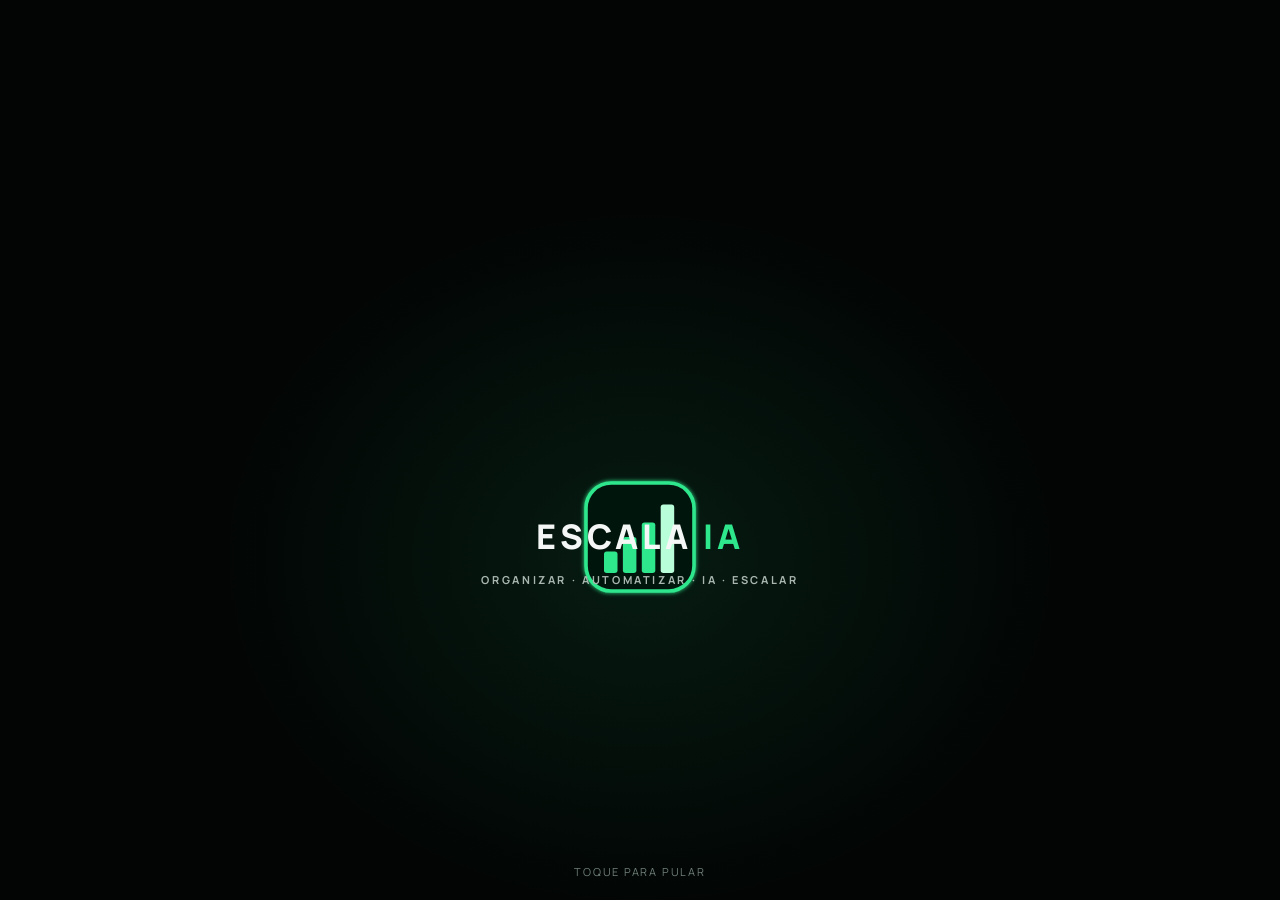
<file: lp03/index.html>
<!DOCTYPE html>
<html lang="pt-BR">
<head>
<meta charset="utf-8">
<meta name="viewport" content="width=device-width, initial-scale=1, viewport-fit=cover">
<title>Escala IA · Tiago Almeida · 11 de dezembro · Alphaville</title>
<meta name="description" content="Evento presencial para donos de empresa: transforme o WhatsApp em uma operação inteligente de vendas e atendimento com processos, automação e IA. 11/12, Alphaville.">
<meta property="og:title" content="Escala IA · Como criar sua primeira fonte de renda digital com IA">
<meta property="og:description" content="11/12, Alphaville. Com Tiago Almeida, fundador da Devzapp.">
<meta property="og:image" content="https://eventos.v8.ia.br/escala-ia/img/preview.jpg">
<link rel="preconnect" href="https://fonts.googleapis.com">
<link rel="preconnect" href="https://fonts.gstatic.com" crossorigin>
<link href="https://fonts.googleapis.com/css2?family=Manrope:wght@400;500;600;700;800&display=swap" rel="stylesheet">
<style>
/* Layout: quiz-gated capture, then a long sales page that walks dor interna → crenças → mecanismo dos 4 pilares → autoridade → ingressos. */
:root{
  --bg:#06090A;--bg2:#0A100E;--surface:#0D1513;--surface2:#121D19;
  --text:#F4F7F5;--muted:#A9B7B0;--dim:#6F7E77;--line:#22332C;
  --green:#2EE68C;--green2:#B8FFD9;--green-t:#7CF5B9;--green-bg:rgba(46,230,140,.08);
  --red:#FF8A8A;--wa:#1F2C27;--max:1120px;
  --font:"Manrope",system-ui,-apple-system,"Segoe UI",sans-serif;
}
*{box-sizing:border-box}
html{scroll-behavior:smooth}
body{margin:0;background:var(--bg);color:var(--text);font-family:var(--font);font-size:16px;line-height:1.55;-webkit-font-smoothing:antialiased}
img{max-width:100%;display:block}
a{color:inherit}
.hidden{display:none!important}
.wrap{max-width:var(--max);margin:0 auto;padding-left:max(20px,env(safe-area-inset-left,0px));padding-right:max(20px,env(safe-area-inset-right,0px))}
.eyebrow{font-size:12px;font-weight:800;letter-spacing:.18em;text-transform:uppercase;color:var(--green)}
.g{color:var(--green)}
.strike{text-decoration:line-through;text-decoration-color:var(--red);text-decoration-thickness:3px;color:var(--muted)}
h1,h2,h3{margin:0;letter-spacing:-.025em;text-wrap:balance;line-height:1.08}
h2{font-size:clamp(30px,4.2vw,48px);font-weight:800}
.lead{color:var(--muted);font-size:18px;max-width:640px}
section{padding-block:96px}
.sec-head{display:flex;flex-direction:column;gap:14px;margin-bottom:44px}
.sec-head.center{align-items:center;text-align:center}
.sec-head.center .lead{margin:0 auto}
.btn{display:inline-flex;align-items:center;justify-content:center;gap:8px;font:inherit;font-weight:800;font-size:16px;border-radius:12px;padding:16px 26px;border:0;cursor:pointer;text-decoration:none;transition:transform .15s,box-shadow .15s}
.btn-primary{background:var(--green);color:#03140B;box-shadow:0 10px 30px -10px rgba(46,230,140,.6)}
.btn-primary:hover{transform:translateY(-1px);box-shadow:0 14px 34px -10px rgba(46,230,140,.75)}
.btn-ghost{background:transparent;color:var(--text);border:1px solid var(--line)}
.btn-ghost:hover{border-color:var(--muted)}
.btn:focus-visible,.option:focus-visible,input:focus-visible,summary:focus-visible{outline:2px solid var(--green);outline-offset:3px}
.brand{display:flex;align-items:center;gap:12px;text-decoration:none}
.brand .mark{width:40px;height:40px;border-radius:10px;background:linear-gradient(135deg,var(--green),#13A862);display:grid;place-items:center;font-weight:800;font-size:14px;color:#03140B}
.brand b{display:block;font-size:15px;letter-spacing:.04em}
.brand small{display:block;font-size:11px;letter-spacing:.16em;color:var(--muted);font-weight:700}

/* ===== ABERTURA: ponto → 4 feixes → 4 pilares → logo Escala IA ===== */
body.lock{overflow:hidden}
#pre{position:fixed;inset:0;z-index:100;background:radial-gradient(600px 500px at 50% 62%,rgba(46,230,140,.10),transparent 70%),#020504;display:flex;flex-direction:column;align-items:center;justify-content:center;gap:6px;cursor:pointer;transition:opacity .5s ease,visibility .5s}
#pre.off{opacity:0;visibility:hidden}
#pre .stage{width:min(78vw,360px);aspect-ratio:400/470;overflow:visible}
#pre .px{position:absolute;width:5px;height:5px;background:var(--green);opacity:0;animation:px 2.6s ease-in-out infinite}
@keyframes px{0%,100%{opacity:0}50%{opacity:.7}}
#pre .seed{transform-box:fill-box;transform-origin:center;opacity:0;animation:seed .6s ease-out .1s forwards,seedOut .5s ease-in 2.05s forwards}
@keyframes seed{0%{opacity:0;transform:scale(0)}60%{opacity:1;transform:scale(1.8)}100%{opacity:1;transform:scale(1)}}
@keyframes seedOut{to{opacity:0;transform:scale(3)}}
#pre .beam{transform-box:view-box;transform-origin:200px 440px;transform:scaleY(0);opacity:0;animation:beam .8s cubic-bezier(.2,.8,.2,1) forwards,beamOut .5s ease-in 1.95s forwards}
#pre .b1{animation-delay:.55s,1.95s}#pre .b2{animation-delay:.63s,2s}#pre .b3{animation-delay:.71s,2.05s}#pre .b4{animation-delay:.79s,2.1s}
@keyframes beam{0%{opacity:0;transform:scaleY(0)}30%{opacity:1}100%{opacity:1;transform:scaleY(1)}}
@keyframes beamOut{to{opacity:0;transform:scaleY(0)}}
#pre .ic{transform-box:fill-box;transform-origin:center;opacity:0;animation:icIn .45s cubic-bezier(.2,1.4,.4,1) forwards,icUnify .55s cubic-bezier(.6,0,.4,1) 1.95s forwards}
#pre .ic1{animation-delay:1.2s,1.95s}#pre .ic2{animation-delay:1.3s,1.95s}#pre .ic3{animation-delay:1.4s,1.95s}#pre .ic4{animation-delay:1.5s,1.95s}
@keyframes icIn{0%{opacity:0;transform:scale(0)}100%{opacity:1;transform:scale(1)}}
@keyframes icUnify{0%{opacity:1;transform:translate(0,0) scale(1)}100%{opacity:0;transform:translate(var(--dx),var(--dy)) scale(.25)}}
#pre .frame{stroke-dasharray:480;stroke-dashoffset:480;fill-opacity:0;animation:frame .55s ease-out 2.35s forwards}
@keyframes frame{to{stroke-dashoffset:0;fill-opacity:1}}
#pre .bar{transform-box:fill-box;transform-origin:center bottom;transform:scaleY(0);animation:bar .4s cubic-bezier(.2,1.3,.4,1) forwards}
#pre .bar1{animation-delay:2.5s}#pre .bar2{animation-delay:2.58s}#pre .bar3{animation-delay:2.66s}#pre .bar4{animation-delay:2.74s}
@keyframes bar{to{transform:scaleY(1)}}
#pre .flash{transform-box:fill-box;transform-origin:center;opacity:0;animation:flash .7s ease-out 2.45s forwards}
@keyframes flash{0%{opacity:0;transform:scale(.6)}40%{opacity:.9}100%{opacity:0;transform:scale(1.6)}}
#pre .word{text-align:center;opacity:0;transform:translateY(8px);animation:word .5s ease-out 2.85s forwards;margin-top:-18%}
#pre .word b{display:block;font-size:clamp(26px,6vw,34px);font-weight:800;letter-spacing:.12em;color:var(--text)}
#pre .word b span{color:var(--green)}
#pre .word small{display:block;margin-top:8px;font-size:11px;font-weight:700;letter-spacing:.24em;color:var(--muted)}
@keyframes word{to{opacity:1;transform:none}}
#pre .skip{position:absolute;bottom:calc(20px + env(safe-area-inset-bottom,0px));font-size:11px;letter-spacing:.16em;color:var(--dim)}
@media (prefers-reduced-motion:reduce){#pre{display:none}}
/* marca: 4 barras subindo (os 4 pilares viram escala) */
.mark svg{width:58%;height:58%}

/* ===== QUIZ ===== */
#quizScreen{min-height:100dvh;background:radial-gradient(900px 600px at 15% 0%,rgba(46,230,140,.12),transparent 60%),var(--bg);padding-block:16px 32px}
.quiz-col{max-width:540px;margin:0 auto;display:flex;flex-direction:column;gap:14px}
.quiz-visual{position:relative;height:220px;border-radius:22px;overflow:hidden;border:1px solid var(--line)}
.quiz-visual img{position:absolute;inset:0;width:100%;height:100%;object-fit:cover;object-position:55% 38%;transform:scale(1.35);transform-origin:50% 30%}
.quiz-visual::after{content:"";position:absolute;inset:0;background:linear-gradient(180deg,rgba(6,9,10,.35) 0%,rgba(6,9,10,0) 30%,rgba(6,9,10,.92) 100%)}
.quiz-visual .brand{position:absolute;z-index:1;top:16px;left:18px}
.quiz-visual .vc{position:absolute;z-index:1;left:20px;right:20px;bottom:16px;display:flex;flex-direction:column;gap:6px}
.quiz-visual h1{font-size:clamp(22px,2.8vw,30px);font-weight:800}
.quiz-card{background:var(--surface);border:1px solid var(--line);border-radius:18px;padding:22px 24px;display:flex;flex-direction:column}
.qbar{display:flex;justify-content:space-between;font-size:12px;font-weight:800;letter-spacing:.14em;color:var(--muted)}
.progress{height:5px;background:var(--line);border-radius:99px;margin:10px 0 18px;overflow:hidden}
.progress span{display:block;height:100%;width:20%;background:var(--green);border-radius:99px;transition:width .3s}
.q{display:none}.q.active{display:block}
.qnum{font-size:12px;font-weight:800;letter-spacing:.16em;color:var(--green);margin-bottom:10px}
.q h2{font-size:clamp(20px,2.2vw,24px);font-weight:800}
.q p{color:var(--muted);margin:6px 0 14px;font-size:14px}
.options{display:flex;flex-direction:column;gap:8px}
.option{display:flex;align-items:center;gap:12px;text-align:left;font:inherit;font-size:15px;color:var(--text);background:var(--bg2);border:1px solid var(--line);border-radius:10px;padding:11px 14px;cursor:pointer;transition:border-color .15s,background .15s}
.option:hover{border-color:#3A5A4C}
.option .dot{width:18px;height:18px;border-radius:50%;border:2px solid var(--dim);flex:none}
.option.selected{border-color:var(--green);background:var(--green-bg)}
.option.selected .dot{border-color:var(--green);background:radial-gradient(circle,var(--green) 45%,transparent 50%)}
.hint{font-size:12px;color:var(--dim);margin:0;padding-top:12px}
#leadForm{display:none}#leadForm.active{display:flex;flex-direction:column;gap:14px}
#leadForm h2{font-size:30px;font-weight:800}
#leadForm>p{color:var(--muted);margin:0 0 6px}
.field{display:flex;flex-direction:column;gap:6px}
.field label{font-size:14px;font-weight:700}
.field input{font:inherit;color:var(--text);background:var(--bg2);border:1px solid var(--line);border-radius:10px;padding:14px 16px}
.field input::placeholder{color:var(--dim)}
.two{display:grid;grid-template-columns:1fr 1fr;gap:14px}
.form-actions{display:flex;gap:10px;flex-wrap:wrap;margin-top:4px}
.form-actions .btn-primary{flex:1}
#formError{color:var(--red);font-size:14px;min-height:20px;margin:0}
.privacy{font-size:12px;color:var(--dim);margin:0}

/* ===== EVENT PAGE ===== */
header.nav{position:sticky;top:env(safe-area-inset-top,0px);z-index:20;background:rgba(6,9,10,.85);backdrop-filter:blur(12px);border-bottom:1px solid rgba(34,51,44,.6)}
body::before{content:"";position:fixed;inset:0 0 auto;height:env(safe-area-inset-top,0px);z-index:21;background:var(--bg)}
header.nav .wrap{display:flex;align-items:center;justify-content:space-between;height:68px}
header.nav .btn{padding:11px 18px;font-size:14px}

.hero{padding-block:40px 72px;background:radial-gradient(1000px 640px at 85% 10%,rgba(46,230,140,.14),transparent 60%)}
.hero-grid{display:grid;grid-template-columns:.8fr 1.2fr;gap:56px;align-items:center}
.hero-txt{display:flex;flex-direction:column;align-items:flex-start}
.hero h1{font-size:clamp(36px,4.6vw,58px);font-weight:800;margin-top:14px}
.hero .lead{margin-top:16px;font-size:19px}
.hero .lead b{color:var(--text)}
.hero-cta{margin-top:24px;min-width:300px}
.price-line{margin:10px 0 0;font-size:15px;color:var(--muted)}
.price-line b{color:var(--text);font-size:17px}
.meta{list-style:none;margin:20px 0 0;padding:0;display:flex;flex-direction:column;gap:8px;font-size:15px;color:var(--muted)}
.meta li{display:flex;align-items:center;gap:10px}
.meta b{color:var(--text)}
.meta svg{width:18px;height:18px;flex:none;fill:none;stroke:var(--green);stroke-width:1.8;stroke-linecap:round;stroke-linejoin:round}
.hero-photo{position:relative;border-radius:24px;overflow:hidden;border:1px solid var(--line);aspect-ratio:4/5;max-height:calc(100vh - 140px);width:100%}
.hero-photo img{width:100%;height:100%;object-fit:cover;object-position:60% 22%}
.hero-photo .badge{position:absolute;left:14px;right:14px;bottom:14px;background:rgba(6,9,10,.82);backdrop-filter:blur(8px);border:1px solid var(--line);border-radius:14px;padding:12px 14px;font-size:13px;color:var(--muted)}
.hero-photo .badge b{color:var(--text);display:block;font-size:15px}

/* Dor: conversa de WhatsApp */
.pain{background:var(--bg2);border-block:1px solid var(--line)}
.pain-grid{display:grid;grid-template-columns:1fr 1fr;gap:56px;align-items:center}
.pain-grid .quote{font-size:clamp(22px,2.4vw,28px);font-weight:700;line-height:1.3;border-left:3px solid var(--green);padding-left:20px;margin-top:28px}
.phone{background:#0B1411;border:1px solid var(--line);border-radius:28px;padding:18px;max-width:440px;margin-left:auto;width:100%}
.phone-top{display:flex;align-items:center;gap:12px;padding:6px 6px 16px;border-bottom:1px solid var(--line);margin-bottom:14px}
.phone-top .av{width:38px;height:38px;border-radius:50%;background:var(--surface2);display:grid;place-items:center;font-weight:800;color:var(--green);font-size:13px}
.phone-top b{display:block;font-size:15px}
.phone-top span{font-size:12px;color:var(--red)}
.chats{display:flex;flex-direction:column;gap:9px}
.msg{align-self:flex-start;max-width:88%;background:var(--wa);border-radius:4px 14px 14px 14px;padding:9px 12px 7px;font-size:15px;line-height:1.35}
.msg time{display:block;text-align:right;font-size:11px;color:var(--dim);margin-top:2px}
.unread{align-self:center;font-size:12px;font-weight:700;color:#03140B;background:var(--green);border-radius:99px;padding:3px 12px;margin-block:4px}

/* Crenças */
.myths{display:flex;flex-direction:column;gap:12px}
.myth{display:grid;grid-template-columns:1fr auto 1fr;gap:18px;align-items:center;background:var(--surface);border:1px solid var(--line);border-radius:16px;padding:20px 24px}
.myth .no{color:var(--muted);text-decoration:line-through;text-decoration-color:rgba(255,138,138,.7)}
.myth .arrow{color:var(--green);font-weight:800}
.myth .yes{font-weight:700}
.myth small{display:block;font-size:11px;letter-spacing:.14em;font-weight:800;text-transform:uppercase;margin-bottom:4px;text-decoration:none}
.myth .no small{color:var(--red)} .myth .yes small{color:var(--green)}

/* Mecanismo */
.mech{background:radial-gradient(900px 500px at 50% 0%,rgba(46,230,140,.10),transparent 60%)}
.pillars{display:grid;grid-template-columns:repeat(4,minmax(0,1fr));gap:14px;counter-reset:p}
.pillar{background:var(--surface);border:1px solid var(--line);border-radius:18px;padding:26px 22px;display:flex;flex-direction:column;gap:12px;position:relative}
.pillar .n{font-size:13px;font-weight:800;color:var(--green);letter-spacing:.1em}
.pillar h3{font-size:24px;font-weight:800}
.pillar p{margin:0;color:var(--muted);font-size:15px}
.pillar ul{list-style:none;margin:6px 0 0;padding:14px 0 0;border-top:1px solid var(--line);display:flex;flex-direction:column;gap:8px;font-size:14.5px}
.pillar li{padding-left:18px;position:relative}
.pillar li::before{content:"→";position:absolute;left:0;color:var(--green)}
.pillar:not(:last-child)::after{content:"";position:absolute;top:50%;right:-14px;width:14px;height:2px;background:var(--line)}
.mech-note{margin-top:28px;text-align:center;color:var(--muted)}
.mech-note b{color:var(--text)}

/* Benefícios */
.benefits{display:grid;grid-template-columns:repeat(3,minmax(0,1fr));gap:12px}
.benefit{display:flex;gap:14px;align-items:flex-start;padding:18px 20px;background:var(--surface);border:1px solid var(--line);border-radius:14px}
.benefit i{flex:none;width:26px;height:26px;border-radius:8px;background:var(--green-bg);color:var(--green);display:grid;place-items:center;font-style:normal;font-weight:800;font-size:14px}

/* Para quem */
.fit{display:grid;grid-template-columns:1.3fr 1fr;gap:16px}
.fit-card{border-radius:18px;padding:30px;border:1px solid var(--line);background:var(--surface)}
.fit-card.yes{border-color:rgba(46,230,140,.4);background:linear-gradient(180deg,var(--green-bg),var(--surface) 70%)}
.fit-card h3{font-size:22px;margin-bottom:18px}
.fit-card ul{list-style:none;margin:0;padding:0;display:flex;flex-direction:column;gap:12px}
.fit-card li{display:flex;gap:12px}
.fit-card li::before{flex:none;font-weight:800}
.fit-card.yes li::before{content:"✓";color:var(--green)}
.fit-card.no li::before{content:"✕";color:var(--red)}
.fit-card.no li{color:var(--muted)}

/* Autoridade */
.about{background:var(--bg2);border-block:1px solid var(--line);padding:0}
.about-grid{display:grid;grid-template-columns:1fr 1fr;min-height:640px}
.about-photo{position:relative;overflow:hidden}
.about-photo img{position:absolute;inset:0;width:100%;height:100%;object-fit:cover;object-position:center 20%}
.about-txt{padding:80px 56px;display:flex;flex-direction:column;gap:18px;justify-content:center}
.about-txt p{margin:0;color:var(--muted)}
.about-txt p b{color:var(--text)}
.stats{display:grid;grid-template-columns:repeat(2,minmax(0,1fr));gap:10px;margin-top:8px}
.stat{background:var(--surface);border:1px solid var(--line);border-radius:14px;padding:16px 18px}
.stat b{display:block;font-size:30px;font-weight:800;color:var(--green);letter-spacing:-.02em;line-height:1.1;font-variant-numeric:tabular-nums}
.stat span{font-size:13px;color:var(--muted)}
.about-quote{font-size:19px;font-weight:700;color:var(--text);border-left:3px solid var(--green);padding-left:18px;margin-top:6px}
.note{font-size:12px;color:var(--dim)}


/* Prova: sociedade com Pablo Marçal */
.proof{padding-block:96px}
.proof-card{display:grid;grid-template-columns:1.25fr .75fr;border:1px solid var(--line);border-radius:28px;overflow:hidden;background:var(--surface)}
.proof-photo{position:relative;min-height:520px}
.proof-photo img{position:absolute;inset:0;width:100%;height:100%;object-fit:cover;object-position:58% 35%}
.proof-photo::after{content:"";position:absolute;inset:0;background:linear-gradient(90deg,transparent 60%,var(--surface))}
.proof-txt{padding:56px 48px 56px 24px;display:flex;flex-direction:column;gap:18px;justify-content:center}
.proof-txt p{margin:0;color:var(--muted)}
.proof-txt p b{color:var(--text)}
.proof-pill{align-self:flex-start;display:inline-flex;align-items:baseline;gap:8px;background:var(--green-bg);border:1px solid rgba(46,230,140,.35);border-radius:14px;padding:12px 16px}
.proof-pill b{white-space:nowrap;font-size:30px;font-weight:800;color:var(--green);letter-spacing:-.02em;line-height:1}
.proof-pill span{font-size:14px;color:var(--text);font-weight:600}
.proof-list{list-style:none;margin:0;padding:0;display:flex;flex-direction:column;gap:10px;font-size:15px}
.proof-list li{display:flex;gap:10px}.proof-list li::before{content:"✓";color:var(--green);font-weight:800}

/* Ingressos */
.tickets{display:grid;grid-template-columns:minmax(0,1fr);gap:16px;max-width:460px;margin:0 auto}
.ticket{background:var(--surface);border:1px solid var(--line);border-radius:20px;display:flex;flex-direction:column;overflow:hidden;position:relative}
.ticket.feat{border-color:var(--green);box-shadow:0 30px 60px -30px rgba(46,230,140,.45)}
.t-head{padding:24px 26px 18px;border-bottom:1px dashed var(--line)}
.t-head small{font-size:11px;letter-spacing:.18em;font-weight:800;color:var(--muted)}
.t-head h3{font-size:30px;font-weight:800;margin-top:4px}
.ticket.feat .t-head{background:linear-gradient(180deg,var(--green-bg),transparent)}
.ticket.feat .t-head h3{color:var(--green)}
.tag{position:absolute;top:20px;right:20px;font-size:11px;font-weight:800;letter-spacing:.1em;text-transform:uppercase;color:#03140B;background:var(--green);border-radius:99px;padding:4px 10px}
.tag.outline{background:transparent;color:var(--green-t);border:1px solid var(--green-t)}
.t-body{padding:22px 26px;display:flex;flex-direction:column;gap:16px;flex:1}
.t-body>p{margin:0;color:var(--muted);font-size:15px}
.t-body ul{list-style:none;margin:0;padding:0;display:flex;flex-direction:column;gap:10px;font-size:15px}
.t-body li{display:flex;gap:10px}.t-body li::before{content:"✓";color:var(--green);font-weight:800}
.price{margin-top:auto;padding-top:18px;border-top:1px solid var(--line)}
.price small{font-size:12px;color:var(--muted)}
.price .v{font-size:48px;font-weight:800;letter-spacing:-.03em;line-height:1.05;font-variant-numeric:tabular-nums}
.price .v sup{font-size:18px;vertical-align:top;margin-right:4px;position:relative;top:10px}
.price .inst{font-size:13px;color:var(--green-t)}
.vagas{font-size:13px;font-weight:700;color:var(--red)}
.ticket .btn{width:100%;margin-top:14px;font-size:15px}
.ticket:not(.feat) .btn{background:var(--surface2);color:var(--text);border:1px solid #2E463B;box-shadow:none}
.ticket:not(.feat) .btn:hover{border-color:var(--green)}
.t-msg{font-size:13px;color:var(--green-t);min-height:0;margin:8px 0 0}
.t-help{text-align:center;margin-top:24px;color:var(--muted);font-size:15px}
.t-help a{color:var(--green);font-weight:700}

/* CTA final */
.final{padding-block:0 96px}
.final-card{position:relative;border-radius:28px;overflow:hidden;border:1px solid var(--line);display:grid;grid-template-columns:1.2fr .8fr;background:var(--surface)}
.final-txt{padding:60px 56px;display:flex;flex-direction:column;gap:18px;justify-content:center}
.final-txt h2{font-size:clamp(30px,3.6vw,44px)}
.final-txt p{margin:0;color:var(--muted)}
.final-photo{position:relative;min-height:420px}
.final-photo img{position:absolute;inset:0;width:100%;height:100%;object-fit:cover;object-position:center 20%}
.final-photo::before{content:"";position:absolute;inset:0;z-index:1;background:linear-gradient(90deg,var(--surface),transparent 40%)}
.final-meta{font-size:14px;color:var(--dim)}

/* FAQ */
.faq{max-width:800px;margin:0 auto;display:flex;flex-direction:column;gap:10px}
details{background:var(--surface);border:1px solid var(--line);border-radius:14px;padding:0 22px}
summary{cursor:pointer;list-style:none;padding:20px 0;font-weight:700;font-size:17px;display:flex;justify-content:space-between;gap:16px}
summary::-webkit-details-marker{display:none}
summary::after{content:"+";color:var(--green);font-size:22px;line-height:1;transition:transform .2s}
details[open] summary::after{transform:rotate(45deg)}
details p{margin:0 0 20px;color:var(--muted)}
footer{border-top:1px solid var(--line);padding-block:28px;text-align:center;font-size:13px;color:var(--dim)}

@media (max-width:960px){
  .pain-grid,.about-grid,.final-card,.fit{grid-template-columns:1fr}
  .hero{position:relative;padding-block:0 56px;overflow:hidden}
  .hero-grid{display:block}
  .hero-photo{position:absolute;top:0;left:0;right:0;height:300px;max-height:none;aspect-ratio:auto;border:0;border-radius:0}
  .hero-photo img{object-position:55% 40%;transform:scale(1.55);transform-origin:52% 22%}
  .hero-photo::after{content:"";position:absolute;inset:0;background:linear-gradient(180deg,rgba(6,9,10,0) 35%,var(--bg) 96%)}
  .hero-photo .badge{display:none}
  .hero-txt{position:relative;z-index:1;padding-top:196px}
  .hero-cta{width:100%;min-width:0}
  .price-line{align-self:center}
  .phone{margin:0 auto}
  .pillars{grid-template-columns:repeat(2,minmax(0,1fr))}
  .pillar::after{display:none}
  .benefits,.tickets{grid-template-columns:1fr}
  .about-photo{min-height:420px}
  .about-txt{padding:48px 20px}
  .proof-card{grid-template-columns:1fr}
  .proof-photo{min-height:400px}
  .proof-photo img{object-position:55% 30%}
  .proof-photo::after{background:linear-gradient(0deg,var(--surface),transparent 25%)}
  .proof-txt{padding:28px 24px 40px}
  .proof{padding-block:72px}
  .final-photo{min-height:300px;order:-1}
  .final-photo::before{background:linear-gradient(0deg,var(--surface),transparent 50%)}
  .final-txt{padding:36px 24px 44px}
  section{padding-block:72px}
}
@media (max-width:600px){
  .quiz-card{padding:24px 20px}
  .two{grid-template-columns:1fr}
  .quiz-card{padding:14px 14px 12px}
  .progress{margin:10px 0 16px}
  .q h2{font-size:18px}
  .q p{margin:6px 0 12px;font-size:14px}
  .options{gap:8px}
  .option{padding:9px 12px;font-size:14px}
  .hint{display:none}
  #quizScreen{padding-block:0 24px}
  #quizScreen>.wrap{padding-left:0;padding-right:0}
  .quiz-col{gap:0}
  .quiz-visual{height:300px;border-radius:0 0 22px 22px;border:0}
  #leadForm.active{gap:10px}
  #leadForm h2{font-size:20px}
  #leadForm>p{display:none}
  .field{gap:4px}
  .field label{font-size:13px}
  .field input{padding:11px 13px}
  .form-actions .btn{padding:13px 16px}
  .privacy{font-size:11px}
  .quiz-visual .brand{top:12px;left:16px}
  .quiz-visual .brand .mark{width:32px;height:32px;font-size:12px}
  .quiz-visual .vc{left:16px;right:16px;bottom:14px}
  .quiz-visual .eyebrow{display:none}
  .quiz-visual h1{font-size:22px}
  .quiz-card{margin:-8px 14px 0;position:relative}
  .hero h1{font-size:28px;margin-top:6px}
  .hero .lead{font-size:15px;margin-top:10px;line-height:1.45}
  .hero-cta{margin-top:16px;padding:15px 20px}
  .price-line{margin-top:8px;font-size:14px}
  .meta{margin-top:14px;gap:6px;font-size:14px}
  header.nav .wrap{height:56px}
  header.nav .btn{padding:9px 14px;font-size:13px}
  .pillars{grid-template-columns:1fr}
  .myth{grid-template-columns:1fr;gap:8px}
  .myth .arrow{display:none}
  header.nav .brand small{display:none}
}
/* Celular enxuto: menos texto, letras menores, seções mais próximas */
@media (max-width:600px){
  section{padding-block:40px}
  .hero{padding-block:0 40px}
  .proof{padding-block:40px}
  .sec-head{margin-bottom:20px;gap:8px}
  h2{font-size:25px}
  .lead{font-size:14px}
  .eyebrow{font-size:10px}
  .pain-grid{gap:24px}
  .pain-grid .lead{display:none}
  .pain-grid .quote{font-size:18px;margin-top:16px}
  .phone{padding:12px;border-radius:20px}
  .msg{font-size:13.5px}
  .myths{gap:8px}
  .myth{padding:14px 16px;font-size:14px}
  .pillar{padding:16px;gap:6px;border-radius:14px}
  .pillar h3{font-size:18px}
  .pillar p{font-size:13px}
  .pillar ul{display:none}
  .mech-note{font-size:14px;margin-top:16px}
  .benefits{gap:8px}
  .benefit{padding:12px 14px;font-size:14px}
  .fit-card{padding:18px}
  .fit-card h3{font-size:18px;margin-bottom:12px}
  .fit-card ul{gap:8px;font-size:14px}
  .about-photo{min-height:280px;max-height:320px}
  .about-txt{padding:28px 20px 32px;gap:12px}
  .about-txt p{font-size:14px}
  .about-txt p:nth-of-type(3){display:none}
  .stat{padding:12px 14px}
  .stat b{font-size:22px}
  .stat span{font-size:12px}
  .about-quote{font-size:16px}
  .proof-photo{min-height:260px}
  .proof-txt{padding:20px 18px 26px;gap:12px}
  .proof-txt p{font-size:14px}
  .proof-txt p:last-child{display:none}
  .proof-list{font-size:14px;gap:6px}
  .proof-pill b{font-size:24px}
  .tickets{gap:12px}
  .t-head{padding:16px 18px 12px}
  .t-head h3{font-size:24px}
  .t-body{padding:16px 18px;gap:12px}
  .t-body>p{font-size:13px}
  .t-body ul{font-size:13.5px;gap:7px}
  .price .v{font-size:40px}
  .final{padding-block:0 40px}
  .final-photo{min-height:240px}
  .final-txt{padding:24px 20px 30px;gap:12px}
  .final-txt h2{font-size:25px}
  .final-txt p{font-size:14px}
  summary{font-size:14.5px;padding:14px 0}
  details{padding:0 16px}
  details p{font-size:14px;margin-bottom:14px}
}
/* Celulares baixos (ex.: 360×640, 375×667): mantém a primeira dobra sem rolar */
@media (max-width:600px) and (max-height:700px){
  .quiz-visual{height:260px}
  .quiz-visual h1{font-size:19px}
  .quiz-card{padding:14px 14px}
  .progress{margin:8px 0 12px}
  .qnum{margin-bottom:6px}
  .q h2{font-size:17px}
  .q p{display:none}
  .q h2{margin-bottom:12px}
  .options{gap:7px}
  .option{padding:8px 12px;font-size:14px}
  .hero-photo{height:250px}
  .hero-txt{padding-top:150px}
  .hero h1{font-size:26px}
  .hero-cta{margin-top:12px;padding:14px 18px}
  .price-line{margin-top:6px}
  .meta{margin-top:10px;gap:4px;font-size:13.5px}
}
@media (max-width:380px) and (max-height:650px){
  .hero-photo{height:230px}
  .hero-txt{padding-top:132px}
  .hero h1{font-size:24px}
  .hero .lead{font-size:14px;margin-top:8px}
}
@media (max-width:960px){
  .hero{min-height:calc(100svh - 52px);display:flex;flex-direction:column}
  .hero-grid{flex:1;display:flex;flex-direction:column;justify-content:flex-end}
  .hero-photo{height:max(300px,calc(100% - 330px))}
}
@media (max-width:600px) and (max-height:700px){.hero-photo{height:max(250px,calc(100% - 330px))}}

/* ===== lotes ===== */
.seats{display:flex;flex-direction:column;gap:5px;min-width:0;flex:1}
.seats.hide{visibility:hidden}
.seats .st{display:flex;justify-content:space-between;align-items:baseline;gap:10px;font-size:11px;letter-spacing:.16em;font-weight:800;text-transform:uppercase;color:var(--muted);white-space:nowrap}
.seats .st b{color:var(--green);letter-spacing:.04em;font-size:12.5px;overflow:hidden;text-overflow:ellipsis}
.seats .grid{display:grid;grid-template-columns:repeat(24,minmax(0,1fr));gap:2px}
.seats .s{aspect-ratio:1;border:1px solid rgba(46,230,140,.45);border-radius:2px;background:#0d1714}
.seats .s.on{background:linear-gradient(180deg,#B8FFD9,#2EE68C);border-color:#2EE68C}
.seats .s.me{background:#fff;border-color:#fff;box-shadow:0 0 6px 1px rgba(255,255,255,.75);animation:seatp 1.6s ease-in-out infinite}
.seats .s.l2,.seats .s.l3{background:url("data:image/svg+xml,%3Csvg xmlns='http://www.w3.org/2000/svg' viewBox='0 0 24 24' fill='none' stroke='%2304140C' stroke-width='2.6' stroke-linecap='round'%3E%3Crect x='5' y='11' width='14' height='10' rx='2' fill='%2304140C'/%3E%3Cpath d='M8 11V8a4 4 0 0 1 8 0v3'/%3E%3C/svg%3E") center/72% no-repeat,linear-gradient(180deg,#1FAE68,#0E6B3E);border-color:#1FAE68;opacity:.55}
.seats .s.l3{background:url("data:image/svg+xml,%3Csvg xmlns='http://www.w3.org/2000/svg' viewBox='0 0 24 24' fill='none' stroke='%2304140C' stroke-width='2.6' stroke-linecap='round'%3E%3Crect x='5' y='11' width='14' height='10' rx='2' fill='%2304140C'/%3E%3Cpath d='M8 11V8a4 4 0 0 1 8 0v3'/%3E%3C/svg%3E") center/72% no-repeat,linear-gradient(180deg,#147A49,#08402A);opacity:.5}
@keyframes seatp{0%,100%{opacity:1}50%{opacity:.4}}
.seats .lg{display:flex;flex-wrap:wrap;gap:6px 14px;font-size:12px;color:var(--muted);margin-top:4px}
.seats .lg i{display:inline-block;width:11px;height:11px;border-radius:2px;margin-right:5px;vertical-align:-1px}
.seats .lg .a{background:#2EE68C}.seats .lg .c{border:1px solid rgba(46,230,140,.6)}
.seats .lg .d{background:url("data:image/svg+xml,%3Csvg xmlns='http://www.w3.org/2000/svg' viewBox='0 0 24 24' fill='none' stroke='%2304140C' stroke-width='2.6' stroke-linecap='round'%3E%3Crect x='5' y='11' width='14' height='10' rx='2' fill='%2304140C'/%3E%3Cpath d='M8 11V8a4 4 0 0 1 8 0v3'/%3E%3C/svg%3E") center/80% no-repeat,#1FAE68;opacity:.7}.seats .lg .e{background:url("data:image/svg+xml,%3Csvg xmlns='http://www.w3.org/2000/svg' viewBox='0 0 24 24' fill='none' stroke='%2304140C' stroke-width='2.6' stroke-linecap='round'%3E%3Crect x='5' y='11' width='14' height='10' rx='2' fill='%2304140C'/%3E%3Cpath d='M8 11V8a4 4 0 0 1 8 0v3'/%3E%3C/svg%3E") center/80% no-repeat,#0E6B3E;opacity:.7}
header.nav .seats{margin:0 16px;max-width:420px}
header.nav .seats .st>span:first-child{display:none}
.hero-seats{margin-top:18px}
.ticket .seats{margin:4px 0 14px}.ticket .seats .grid{grid-template-columns:repeat(12,minmax(0,1fr));gap:5px}.ticket .seats .s{border-radius:4px}
.lots{display:flex;align-items:stretch;width:100%;margin-top:18px}
.lots .l1{flex:0 0 70%;min-width:0;display:flex;flex-direction:column;justify-content:center;align-items:center;gap:3px;padding:15px 10px;border-radius:14px 0 0 14px;text-decoration:none;color:#04140C;text-align:center;background:#2EE68C;box-shadow:0 0 34px rgba(46,230,140,.45);position:relative;z-index:1;animation:lotp 2.2s ease-in-out infinite}
.lots .l1 b{font-size:18px;font-weight:800;letter-spacing:.02em}
.lots .l1 small,.ticket .lots .l1 small{color:#04140C!important;font-size:11.5px;font-weight:800;letter-spacing:.08em;text-transform:uppercase;opacity:.75}
.lots .l2{flex:0 0 30%;min-width:0;margin:-6px 0;border-radius:0 14px 14px 0;display:flex;flex-direction:column;justify-content:center;align-items:center;gap:2px;background:#1FAE68;color:#04140C;opacity:.5;cursor:not-allowed;text-align:center;padding:8px 4px}
.lots .l2 svg{width:15px;height:15px;fill:none;stroke:#04140C;stroke-width:2.4}
.lots .l2 b{font-size:11px;font-weight:800;letter-spacing:.1em}.lots .l2 span{font-size:15px;font-weight:800}
.lots.over .l1{opacity:.45;pointer-events:none;animation:none}.lots.over .l1 b{text-decoration:line-through}
.lots.over .l2{opacity:1;cursor:pointer}
@keyframes lotp{0%,100%{box-shadow:0 0 22px rgba(46,230,140,.3)}50%{box-shadow:0 0 40px rgba(46,230,140,.65)}}
.price-line .up{color:var(--green);font-weight:700}
.ticket .nx{display:block;margin-top:6px;font-size:13px;color:var(--muted)}
.lotpop{position:fixed;right:14px;bottom:14px;z-index:40;max-width:300px;background:#0D1513;border:1px solid var(--green);border-radius:14px;padding:12px 34px 12px 14px;box-shadow:0 20px 40px rgba(0,0,0,.6);font-size:13.5px;color:var(--muted);transform:translateY(140%);transition:transform .4s}
.lotpop.on{transform:none}.lotpop b{display:block;color:var(--text);font-size:15px;margin-bottom:2px}.lotpop b span{color:var(--green)}
.lotpop button{position:absolute;right:8px;top:6px;background:none;border:0;color:var(--muted);font-size:18px;cursor:pointer}
@media (max-width:960px){
  .hero-txt,.lots,.lots a,.lots span{min-width:0}
  header.nav .brand b,header.nav .brand small{display:none}
  header.nav .seats{margin:0 10px}
  .seats .st b{font-size:11px}
  .lots{margin-top:12px}.lots .l1{padding:12px 8px}.lots .l1 b{font-size:16px}.lots .l1 small{font-size:10px}.lots .l2 b{font-size:10px}.lots .l2 span{font-size:13.5px}
  .hero-seats{display:none}
}
@media (prefers-reduced-motion:reduce){*{transition:none!important;scroll-behavior:auto!important}}
</style>
</head>
<body>
<!-- ABERTURA: ponto → 4 feixes → 4 pilares → logo Escala IA (toque para pular) -->
<div id="pre" role="presentation" aria-hidden="true">
  <i class="px" style="left:12%;top:22%;animation-delay:0.2s"></i><i class="px" style="left:84%;top:18%;animation-delay:1.1s"></i><i class="px" style="left:20%;top:64%;animation-delay:0.7s"></i><i class="px" style="left:78%;top:58%;animation-delay:1.6s"></i><i class="px" style="left:8%;top:84%;animation-delay:1.3s"></i><i class="px" style="left:90%;top:80%;animation-delay:0.4s"></i><i class="px" style="left:30%;top:12%;animation-delay:1.9s"></i><i class="px" style="left:66%;top:90%;animation-delay:0.9s"></i><i class="px" style="left:50%;top:8%;animation-delay:2.2s"></i><i class="px" style="left:40%;top:78%;animation-delay:1.5s"></i>
  <svg class="stage" viewBox="0 0 400 470">
    <defs>
      <linearGradient id="gBeam" x1="0" y1="440" x2="0" y2="150" gradientUnits="userSpaceOnUse"><stop offset="0" stop-color="#2EE68C" stop-opacity=".95"/><stop offset=".55" stop-color="#2EE68C" stop-opacity=".28"/><stop offset="1" stop-color="#2EE68C" stop-opacity=".12"/></linearGradient>
      <linearGradient id="gEdge" x1="0" y1="440" x2="0" y2="150" gradientUnits="userSpaceOnUse"><stop offset="0" stop-color="#B8FFD9"/><stop offset="1" stop-color="#2EE68C" stop-opacity=".5"/></linearGradient>
      <radialGradient id="gSeed"><stop offset="0" stop-color="#fff"/><stop offset=".35" stop-color="#B8FFD9"/><stop offset="1" stop-color="#2EE68C" stop-opacity="0"/></radialGradient>
      <filter id="glow" x="-50%" y="-50%" width="200%" height="200%"><feGaussianBlur stdDeviation="2.2" result="b"/><feMerge><feMergeNode in="b"/><feMergeNode in="SourceGraphic"/></feMerge></filter>
    </defs>
    <g filter="url(#glow)"><polygon class="beam b1" points="200,440 69,150 121,150" fill="url(#gBeam)" stroke="url(#gEdge)" stroke-width="1.2"/><rect class="beam b1" x="69" y="146" width="52" height="5" rx="2" fill="#B8FFD9" opacity=".9"/><polygon class="beam b2" points="200,440 139,150 191,150" fill="url(#gBeam)" stroke="url(#gEdge)" stroke-width="1.2"/><rect class="beam b2" x="139" y="146" width="52" height="5" rx="2" fill="#B8FFD9" opacity=".9"/><polygon class="beam b3" points="200,440 209,150 261,150" fill="url(#gBeam)" stroke="url(#gEdge)" stroke-width="1.2"/><rect class="beam b3" x="209" y="146" width="52" height="5" rx="2" fill="#B8FFD9" opacity=".9"/><polygon class="beam b4" points="200,440 279,150 331,150" fill="url(#gBeam)" stroke="url(#gEdge)" stroke-width="1.2"/><rect class="beam b4" x="279" y="146" width="52" height="5" rx="2" fill="#B8FFD9" opacity=".9"/></g>
    <circle class="seed" cx="200" cy="440" r="14" fill="url(#gSeed)"/>
    <g transform="translate(95 114)"><g class="ic ic1" style="--dx:105px;--dy:136px"><circle r="31" fill="#04110B" stroke="#2EE68C" stroke-opacity=".55" stroke-width="1.5"/><g transform="translate(-19.2 -19.2) scale(1.6)" fill="none" stroke="#2EE68C" stroke-width="1.8" stroke-linecap="round" stroke-linejoin="round" filter="url(#glow)"><rect x="3" y="3" width="7.5" height="7.5" rx="1.5"/><rect x="13.5" y="3" width="7.5" height="7.5" rx="1.5"/><rect x="3" y="13.5" width="7.5" height="7.5" rx="1.5"/><rect x="13.5" y="13.5" width="7.5" height="7.5" rx="1.5"/></g></g></g><g transform="translate(165 114)"><g class="ic ic2" style="--dx:35px;--dy:136px"><circle r="31" fill="#04110B" stroke="#2EE68C" stroke-opacity=".55" stroke-width="1.5"/><g transform="translate(-19.2 -19.2) scale(1.6)" fill="none" stroke="#2EE68C" stroke-width="1.8" stroke-linecap="round" stroke-linejoin="round" filter="url(#glow)"><path d="M20.5 12a8.5 8.5 0 1 1-2.6-6.1L20.5 8.5"/><path d="M20.5 3v5.5H15"/></g></g></g><g transform="translate(235 114)"><g class="ic ic3" style="--dx:-35px;--dy:136px"><circle r="31" fill="#04110B" stroke="#2EE68C" stroke-opacity=".55" stroke-width="1.5"/><g transform="translate(-19.2 -19.2) scale(1.6)" fill="none" stroke="#2EE68C" stroke-width="1.8" stroke-linecap="round" stroke-linejoin="round" filter="url(#glow)"><path d="M12 2.5l2.3 7.2 7.2 2.3-7.2 2.3L12 21.5l-2.3-7.2L2.5 12l7.2-2.3z"/></g></g></g><g transform="translate(305 114)"><g class="ic ic4" style="--dx:-105px;--dy:136px"><circle r="31" fill="#04110B" stroke="#2EE68C" stroke-opacity=".55" stroke-width="1.5"/><g transform="translate(-19.2 -19.2) scale(1.6)" fill="none" stroke="#2EE68C" stroke-width="1.8" stroke-linecap="round" stroke-linejoin="round" filter="url(#glow)"><path d="M3 17.5l6-6 4 4 8-8"/><path d="M14.5 7.5H21V14"/></g></g></g>
    <circle class="flash" cx="200" cy="250" r="80" fill="url(#gSeed)"/>
    <g filter="url(#glow)">
      <rect class="frame" x="140" y="190" width="120" height="120" rx="28" fill="#06140E" stroke="#2EE68C" stroke-width="4"/>
      <rect class="bar bar1" x="160" y="266" width="15" height="24" rx="3" fill="#2EE68C"/>
      <rect class="bar bar2" x="181" y="250" width="15" height="40" rx="3" fill="#2EE68C"/>
      <rect class="bar bar3" x="202" y="234" width="15" height="56" rx="3" fill="#2EE68C"/>
      <rect class="bar bar4" x="223" y="214" width="15" height="76" rx="3" fill="#B8FFD9"/>
    </g>
  </svg>
  <div class="word"><b>ESCALA <span>IA</span></b><small>ORGANIZAR · AUTOMATIZAR · IA · ESCALAR</small></div>
  <span class="skip">TOQUE PARA PULAR</span>
</div>
<script>
(function(){var pre=document.getElementById('pre');if(!pre)return;
 if(matchMedia('(prefers-reduced-motion:reduce)').matches){pre.remove();return}
 document.body.classList.add('lock');
 var done=function(){if(pre.classList.contains('off'))return;pre.classList.add('off');document.body.classList.remove('lock');setTimeout(function(){pre.remove()},600)};
 setTimeout(done,3900);pre.addEventListener('click',done);})();
</script>

<!-- ================= QUIZ ================= -->
<main id="quizScreen">
  <div class="wrap">
    <div class="quiz-col">
      <div class="quiz-visual">
        <img src="../escala-ia/img/palco.jpg" alt="Tiago Almeida no palco, durante um evento" fetchpriority="high">
        <a class="brand" href="#"><span class="mark"><svg viewBox="0 0 24 24" aria-hidden="true"><rect x="3" y="14" width="3.6" height="7" rx="1" fill="#03140B"/><rect x="8.1" y="10.5" width="3.6" height="10.5" rx="1" fill="#03140B"/><rect x="13.2" y="7" width="3.6" height="14" rx="1" fill="#03140B"/><rect x="18.3" y="3" width="3.6" height="18" rx="1" fill="#03140B"/></svg></span><span><b>ESCALA IA</b><small>11/12 · ALPHAVILLE · SP</small></span></a>
        <div class="vc">
          <span class="eyebrow">Diagnóstico rápido · 1 minuto</span>
          <h1>Como criar sua <span class="g">primeira fonte de renda digital</span> com IA.</h1>
        </div>
      </div>
      <div class="quiz-card">
        <div id="quizFlow">
          <div class="qbar"><span>SEU DIAGNÓSTICO</span><span id="stepLabel">1 DE 5</span></div>
          <div class="progress"><span id="progressBar"></span></div>
          <div id="questions"></div>
          <p class="hint">Escolha uma resposta para avançar automaticamente.</p>
        </div>

        <form id="leadForm" novalidate>
          <span class="eyebrow">Última etapa</span>
          <h2>Seu diagnóstico está pronto para ser liberado.</h2>
          <p>Informe seus dados para ver o evento e garantir seu ingresso do Escala IA, em 11 de dezembro, em Alphaville.</p>
          <div class="field"><label for="name">Nome completo *</label><input id="name" autocomplete="name" placeholder="Seu nome"></div>
          <div class="two">
            <div class="field"><label for="phone">WhatsApp com DDD *</label><input id="phone" inputmode="tel" autocomplete="tel" placeholder="(11) 99999-9999"></div>
            <div class="field"><label for="company">Empresa</label><input id="company" autocomplete="organization" placeholder="Nome da empresa"></div>
          </div>
          <div class="field"><label for="email">E-mail (opcional)</label><input id="email" type="email" autocomplete="email" placeholder="voce@empresa.com.br"></div>
          <p id="formError" role="alert"></p>
          <div class="form-actions">
            <button type="button" class="btn btn-ghost" id="backToQuiz">Voltar</button>
            <button type="submit" class="btn btn-primary" id="submitLead">Liberar meu acesso →</button>
          </div>
          <p class="privacy">Ao continuar, você recebe contato da equipe sobre este evento. Seus dados não serão usados para outra finalidade.</p>
        </form>
      </div>
    </div>
  </div>
</main>

<!-- ================= PÁGINA DO EVENTO ================= -->
<div id="eventPage" class="hidden">
  <header class="nav">
    <div class="wrap">
      <a class="brand" href="#topo"><span class="mark"><svg viewBox="0 0 24 24" aria-hidden="true"><rect x="3" y="14" width="3.6" height="7" rx="1" fill="#03140B"/><rect x="8.1" y="10.5" width="3.6" height="10.5" rx="1" fill="#03140B"/><rect x="13.2" y="7" width="3.6" height="14" rx="1" fill="#03140B"/><rect x="18.3" y="3" width="3.6" height="18" rx="1" fill="#03140B"/></svg></span><span><b>ESCALA IA</b><small>11/12 · ALPHAVILLE</small></span></a>
      <div class="seats hide" data-seats></div>
      <a class="btn btn-primary" href="#ingressos">Garantir ingresso</a>
    </div>
  </header>

  <!-- HERO: foto, headline, subheadline, botão, valor e local na primeira dobra -->
  <section class="hero" id="topo">
    <div class="wrap hero-grid">
      <div class="hero-photo">
        <img src="../escala-ia/img/palco.jpg" alt="Tiago Almeida no palco, durante um evento">
        <div class="badge"><b>Tiago Almeida</b>Fundador e CEO da Devzapp · sócio de Pablo Marçal há mais de 5 anos</div>
      </div>
      <div class="hero-txt">
        <span class="eyebrow">Evento presencial para empresários</span>
        <h1>Como criar sua <span class="g">primeira fonte de renda digital</span> com IA.</h1>
        <p class="lead">Em 1 dia, presencial, aprenda a usar a <b>IA para criar sua primeira fonte de renda digital</b>, mesmo começando do zero, com <b>Tiago Almeida</b>.</p>
        <div class="lots"><a class="l1" href="#ingressos"><b>LOTE 01 · R$ 197,00</b><small data-l1left>últimas vagas neste valor</small></a><span class="l2" aria-disabled="true"><svg viewBox="0 0 24 24"><rect x="5" y="11" width="14" height="10" rx="2"/><path d="M8 11V8a4 4 0 0 1 8 0v3"/></svg><b>LOTE 02</b><span>R$ 297,00</span></span></div>
        <p class="price-line">Lote 01 por apenas <b>R$ 197</b> · <span class="up">depois, R$ 297</span></p>
        <ul class="meta">
          <li><svg viewBox="0 0 24 24" aria-hidden="true"><rect x="3" y="5" width="18" height="16" rx="2"/><path d="M3 10h18M8 3v4M16 3v4"/></svg><span><b>11 de dezembro</b> · sexta · <span data-horario>A confirmar</span></span></li>
          <li><svg viewBox="0 0 24 24" aria-hidden="true"><path d="M12 21s-7-6.2-7-11.5A7 7 0 0 1 19 9.5C19 14.8 12 21 12 21z"/><circle cx="12" cy="9.5" r="2.5"/></svg><span><b>Presencial</b> · <span data-local>Alphaville · SP</span></span></li>
          <li><svg viewBox="0 0 24 24" aria-hidden="true"><circle cx="12" cy="8" r="4"/><path d="M4 21c1.5-4 4.5-6 8-6s6.5 2 8 6"/></svg><span><b>Tiago Almeida</b> · sócio de Pablo Marçal</span></li>
        </ul>
      </div>
    </div>
  </section>

  <!-- DOR INTERNA -->
  <section class="pain">
    <div class="wrap pain-grid">
      <div>
        <span class="eyebrow">A dor que ninguém fala</span>
        <h2 style="margin-top:14px">Você criou uma empresa para ter liberdade. <span class="g">E ela passou a depender de você.</span></h2>
        <p class="lead" style="margin-top:20px">Você trabalha muito e ainda sente que não controla a operação. Quer crescer, mas tem medo de que crescer traga mais trabalho, mais custo e mais problemas.</p>
        <p class="quote">Se a empresa para quando você para, o que falta é processo, não esforço.</p>
      </div>
      <div class="phone" aria-label="Exemplo de mensagens que todo empresário já mandou">
        <div class="phone-top"><span class="av">VC</span><span><b>Você, às 23h47</b><span>132 conversas sem resposta</span></span></div>
        <div class="chats">
          <div class="msg">Recebo muitos leads, mas minha equipe não consegue atender todo mundo.<time>23:41</time></div>
          <div class="msg">Meu WhatsApp está uma bagunça.<time>23:42</time></div>
          <div class="msg">Estou perdendo clientes porque demoro para responder.<time>23:43</time></div>
          <div class="unread">47 mensagens não lidas</div>
          <div class="msg">Não consigo acompanhar o que meus vendedores estão fazendo.<time>23:45</time></div>
          <div class="msg">Tenho medo de bloquear meu número.<time>23:46</time></div>
          <div class="msg">Quero usar inteligência artificial, mas não sei como.<time>23:47</time></div>
        </div>
      </div>
    </div>
  </section>

  <!-- CRENÇAS -->
  <section>
    <div class="wrap">
      <div class="sec-head center">
        <span class="eyebrow">O que o mercado te fez acreditar</span>
        <h2>Cinco crenças que estão <span class="g">travando o seu crescimento</span>.</h2>
        <p class="lead">Empresas inteligentes crescem estruturando processos, potencializando pessoas e usando tecnologia com estratégia.</p>
      </div>
      <div class="myths">
        <div class="myth"><div class="no"><small>Crença</small>Para vender mais, preciso contratar mais vendedores.</div><span class="arrow">→</span><div class="yes"><small>Na prática</small>Primeiro, aproveite os leads e clientes que você já tem.</div></div>
        <div class="myth"><div class="no"><small>Crença</small>Inteligência artificial é cara, complicada e coisa de empresa grande.</div><span class="arrow">→</span><div class="yes"><small>Na prática</small>A IA já está ao alcance de pequenas e médias empresas.</div></div>
        <div class="myth"><div class="no"><small>Crença</small>Automação é disparar mensagem em massa.</div><span class="arrow">→</span><div class="yes"><small>Na prática</small>Automação é organizar o relacionamento e o acompanhamento de cada cliente.</div></div>
        <div class="myth"><div class="no"><small>Crença</small>O dono precisa participar de todas as decisões.</div><span class="arrow">→</span><div class="yes"><small>Na prática</small>Processos claros decidem o rotineiro. Você fica com o estratégico.</div></div>
        <div class="myth"><div class="no"><small>Crença</small>Crescer significa trabalhar mais horas.</div><span class="arrow">→</span><div class="yes"><small>Na prática</small>Crescer é ter pessoas, processos e tecnologia trabalhando juntos.</div></div>
      </div>
    </div>
  </section>

  <!-- MECANISMO -->
  <section class="mech" id="metodo">
    <div class="wrap">
      <div class="sec-head center">
        <span class="eyebrow">O método do Escala IA</span>
        <h2>Sua empresa não precisa de mais esforço. <span class="g">Precisa de uma operação inteligente.</span></h2>
        <p class="lead">No evento, você vê na prática os quatro pilares que transformam o WhatsApp de um canal de conversas em uma operação comercial organizada.</p>
      </div>
      <div class="pillars">
        <div class="pillar"><span class="n">PILAR 01</span><h3>Organizar</h3><p>Estruturar o atendimento, centralizar informações e criar processos claros.</p>
          <ul><li>Atendimento centralizado</li><li>Funil e acompanhamento das negociações</li><li>Visibilidade sobre o comercial</li></ul></div>
        <div class="pillar"><span class="n">PILAR 02</span><h3>Automatizar</h3><p>Eliminar tarefas repetitivas e criar fluxos de comunicação e relacionamento.</p>
          <ul><li>Follow-ups e lembretes no automático</li><li>Agentes de IA nas rotinas manuais</li><li>Relacionamento com constância</li></ul></div>
        <div class="pillar"><span class="n">PILAR 03</span><h3>Inteligência artificial</h3><p>Usar agentes inteligentes para atender, qualificar e acompanhar o comercial.</p>
          <ul><li>Resposta imediata no WhatsApp</li><li>Qualificação antes do vendedor entrar</li><li>SDRs com IA para prospectar e agendar</li></ul></div>
        <div class="pillar"><span class="n">PILAR 04</span><h3>Escalar</h3><p>Ampliar a capacidade comercial com dados, processos e tecnologia.</p>
          <ul><li>Atender mais sem crescer a equipe na mesma proporção</li><li>Social selling com IA no perfil da empresa</li><li>Decisões com base em dados</li></ul></div>
      </div>
      <p class="mech-note">A IA não substitui o empresário. <b>Ela assume o repetitivo para que as pessoas usem melhor o que têm de melhor.</b></p>
    </div>
  </section>

  <!-- BENEFÍCIOS -->
  <section style="padding-top:0">
    <div class="wrap">
      <div class="sec-head">
        <span class="eyebrow">O que muda na sua empresa</span>
        <h2>Mais do que ferramentas: <span class="g">um negócio menos dependente da sua presença.</span></h2>
      </div>
      <div class="benefits">
        <div class="benefit"><i>1</i><span>Atendimento mais rápido e organizado, sem cliente esperando.</span></div>
        <div class="benefit"><i>2</i><span>Melhor aproveitamento dos leads e oportunidades que você já tem.</span></div>
        <div class="benefit"><i>3</i><span>Menos atividades manuais e repetitivas na rotina da equipe.</span></div>
        <div class="benefit"><i>4</i><span>Visibilidade real sobre o que acontece no seu comercial.</span></div>
        <div class="benefit"><i>5</i><span>Capacidade de atender mais clientes sem inchar a equipe.</span></div>
        <div class="benefit"><i>6</i><span>Mais tempo para você atuar no estratégico, e na sua vida.</span></div>
      </div>
    </div>
  </section>

  <!-- PARA QUEM -->
  <section style="padding-top:0">
    <div class="wrap">
      <div class="sec-head">
        <span class="eyebrow">Para quem é</span>
        <h2>Feito para quem já vende e <span class="g">quer crescer com controle</span>.</h2>
      </div>
      <div class="fit">
        <div class="fit-card yes">
          <h3>O Escala IA é para você se:</h3>
          <ul>
            <li>É dono, sócio ou gestor de uma pequena ou média empresa.</li>
            <li>Já tem um produto ou serviço validado e vende pelo WhatsApp.</li>
            <li>Recebe contatos com frequência, mas perde vendas por demora ou falta de acompanhamento.</li>
            <li>Tem ou quer estruturar uma equipe comercial.</li>
            <li>Sabe que precisa de tecnologia, mas não domina a implementação.</li>
          </ul>
        </div>
        <div class="fit-card no">
          <h3>Não é para você se:</h3>
          <ul>
            <li>Procura uma fórmula mágica ou resultado garantido.</li>
            <li>Quer só uma ferramenta barata de disparo em massa.</li>
            <li>Ainda não tem um negócio ou uma oferta em funcionamento.</li>
          </ul>
        </div>
      </div>
    </div>
  </section>

  <!-- AUTORIDADE -->
  <section class="about">
    <div class="about-grid">
      <div class="about-photo"><img src="../escala-ia/img/retrato.jpg" alt="Retrato de Tiago Almeida"></div>
      <div class="about-txt">
        <span class="eyebrow">Quem conduz o Escala IA</span>
        <h2>Tiago Almeida</h2>
        <p><b>Empresário, fundador e CEO da Devzapp e da DevOficial.</b> São mais de 20 anos em tecnologia, com passagem pelo mercado corporativo, incluindo o Santander, liderando equipes com mais de 40 desenvolvedores.</p>
        <p>Deixou a segurança do corporativo para construir os próprios negócios. Em vez de apenas ensinar a usar tecnologia, passou a construir as soluções: gestão de grupos, funis de relacionamento, multiatendimento, automação e integração com a API Oficial do WhatsApp.</p>
        <p>No Escala IA, ele não compartilha o que leu em livros. Compartilha o que vive construindo, operando e melhorando negócios reais.</p>
        <div class="stats">
          <div class="stat"><b>20+ anos</b><span>em tecnologia e desenvolvimento</span></div>
          <div class="stat"><b>40+</b><span>desenvolvedores liderados</span></div>
          <div class="stat"><b>70 mil+</b><span>empresas atendidas pela Devzapp</span></div>
          <div class="stat"><b>R$ 50 mi+</b><span>em resultados comerciais em operações com a Devzapp</span></div>
        </div>
        <p class="note">Números conforme indicadores institucionais da Devzapp.</p>
        <p class="about-quote">“Eu não ensino apenas empresários a usar inteligência artificial. Eu ajudo a construir empresas que funcionam de maneira mais inteligente.”</p>
      </div>
    </div>
  </section>

  <!-- PROVA: PABLO MARÇAL -->
  <section class="proof">
    <div class="wrap">
      <div class="proof-card">
        <div class="proof-photo"><img src="img/tiago-pablo.jpg" alt="Tiago Almeida e Pablo Marçal juntos no palco, durante um evento"></div>
        <div class="proof-txt">
          <span class="eyebrow">Testado em grandes operações</span>
          <h2>A tecnologia por trás das empresas de <span class="g">Pablo Marçal</span>.</h2>
          <div class="proof-pill"><b>5+ anos</b><span>de sociedade com Pablo Marçal</span></div>
          <p>Tiago é sócio de Pablo Marçal há mais de cinco anos e foi quem <b>automatizou as empresas do Pablo com automação e inteligência artificial</b>.</p>
          <ul class="proof-list">
            <li>Atendimento e vendas em escala pelo WhatsApp</li>
            <li>Operações com grande volume de leads, comunidades e lançamentos</li>
            <li>Processos que funcionam sem depender da presença do dono</li>
          </ul>
          <p>No Escala IA, você vê como aplicar essa mesma lógica no tamanho da sua empresa.</p>
        </div>
      </div>
    </div>
  </section>

  <!-- INGRESSOS -->
  <section id="ingressos">
    <div class="wrap">
      <div class="sec-head center">
        <span class="eyebrow">Ingresso</span>
        <h2>Garanta seu lugar no dia 11.</h2>
        <p class="lead">Um dia presencial em Alphaville para colocar processos, automação e IA trabalhando pela sua empresa.</p>
      </div>
      <div class="tickets">
        <div class="ticket feat">
          <div class="t-head"><small>INGRESSO</small><h3>Escala IA · 11/12</h3></div>
          <div class="t-body">
            <p>Acesso completo ao dia de evento com Tiago Almeida.</p>
            <ul><li>Todas as sessões do evento, das 9h às 17h</li><li>Os 4 pilares na prática: organizar, automatizar, IA e escalar</li><li>Networking com empresários e líderes</li></ul>
            <div class="seats hide" data-seats></div><div class="price"><small>LOTE 01 · por pessoa</small><div class="v"><sup>R$</sup>197</div><small class="nx">Lote 02: R$ 297 · abre quando o lote 01 fechar</small><div class="inst" data-parcelas="lote1" hidden></div>
              <div class="lots"><a class="l1" href="#" data-buy><b>LOTE 01 · R$ 197,00</b><small data-l1left>últimas vagas neste valor</small></a><span class="l2" aria-disabled="true"><svg viewBox="0 0 24 24"><rect x="5" y="11" width="14" height="10" rx="2"/><path d="M8 11V8a4 4 0 0 1 8 0v3"/></svg><b>LOTE 02</b><span>R$ 297,00</span></span></div><a href="#" data-ticket="lote1" hidden></a><a href="#" data-ticket="lote2" hidden></a><p class="t-msg" data-msg="lote1"></p><p class="t-msg" data-msg="lote2"></p></div>
          </div>
        </div>
      </div>
      <p class="t-help">Ficou com alguma dúvida? <a id="waLink" href="#" hidden>Fale com a nossa equipe no WhatsApp</a><span id="waFallback">Nossa equipe fala com você pelo WhatsApp que você informou.</span></p>
    </div>
  </section>

  <!-- CTA FINAL -->
  <section class="final">
    <div class="wrap">
      <div class="final-card">
        <div class="final-txt">
          <span class="eyebrow">Seu próximo passo</span>
          <h2>Seja dono de uma empresa, <span class="g">e não refém da operação que criou.</span></h2>
          <p>Mais inteligência na operação. Mais liberdade para crescer. Em um dia, em Alphaville.</p>
          <div><a class="btn btn-primary" href="#ingressos">Garantir meu ingresso →</a></div>
          <span class="final-meta">11 de dezembro de 2026 · <span data-horario>A confirmar</span> · <span data-local>Alphaville · SP</span></span>
        </div>
        <div class="final-photo"><img src="../escala-ia/img/cta.jpg" alt="Tiago Almeida"></div>
      </div>
    </div>
  </section>

  <!-- FAQ -->
  <section style="padding-top:0">
    <div class="wrap">
      <div class="sec-head center"><span class="eyebrow">Dúvidas frequentes</span><h2>Antes de participar</h2></div>
      <div class="faq">
        <details><summary>Para quem é o Escala IA?</summary><p>Para donos de empresa, sócios, gestores e líderes comerciais que já vendem, usam o WhatsApp como canal importante e querem crescer sem depender de mais esforço ou de mais pessoas na mesma proporção.</p></details>
        <details><summary>Preciso já usar inteligência artificial?</summary><p>Não. O conteúdo mostra onde e como aplicar a IA no seu negócio, inclusive para quem ainda está começando.</p></details>
        <details><summary>Preciso entender de programação?</summary><p>Não. O foco é onde aplicar processos, automação e IA para gerar resultado na empresa, e não em programação.</p></details>
        <details><summary>A IA vai substituir a minha equipe?</summary><p>Não é essa a proposta. A IA assume as tarefas repetitivas para que as pessoas da sua equipe foquem no que gera mais valor, como fechar vendas e cuidar dos clientes.</p></details>
        <details><summary>E o risco de bloqueio do WhatsApp?</summary><p>É uma preocupação comum. No evento, você entende a diferença entre disparo em massa e uma operação organizada, e como a API Oficial do WhatsApp e boas práticas de comunicação ajudam a operar com mais segurança.</p></details>
        <details><summary>O evento promete resultados garantidos?</summary><p>Não. Os resultados dependem do contexto, da implementação e dos processos de cada negócio. O objetivo é apresentar caminhos e aplicações possíveis.</p></details>
        <details><summary>Quando e onde acontece?</summary><p>Dia 11 de dezembro de 2026. Horário: <span data-horario>A confirmar</span>. Local: <span data-local>Alphaville · SP</span>.</p></details>
      </div>
    </div>
  </section>

  <footer><div class="wrap">Escala IA · Tiago Almeida · 11 de dezembro de 2026 · Alphaville · SP</div></footer>
</div>

<script>
/* ============ CONFIGURAÇÃO — edite só este bloco ============ */
const CONFIG = {
  horario: "9h às 17h",                    // ex.: "09h às 18h" (vazio = "A confirmar")
  local: "Alphaville · SP",                // ex.: "Espaço X, Alphaville"
  whatsapp: "",                            // só números com DDI+DDD, ex.: "5511999999999"
  checkout: { lote1: "", lote2: "" },   // links de checkout: lote 01 R$ 197, lote 02 R$ 297
  parcelas: { lote1: "" }    // ex.: "ou 12x de R$ 20,00" (vazio = oculto)
};
const EVENT_DATE = new Date(2026, 11, 11); // 11/12/2026
/* ============================================================ */

/* leads e cliques gravados no Supabase (tabela leads_escala_ia, só inserção) */
const SUPABASE_URL='https://hmnhcinkmfwtutkbxejb.supabase.co';
const SUPABASE_KEY='eyJhbGciOiJIUzI1NiIsInR5cCI6IkpXVCJ9.eyJpc3MiOiJzdXBhYmFzZSIsInJlZiI6ImhtbmhjaW5rbWZ3dHV0a2J4ZWpiIiwicm9sZSI6ImFub24iLCJpYXQiOjE3OTI3ODM3ODcsImV4cCI6MjEwODM1OTc4N30.WRIigm-qiUAjfwYf7GjwTfJzjH_t8dWCWgFftRE07oo';
const insertRow=row=>fetch(SUPABASE_URL+'/rest/v1/leads_escala_ia',{method:'POST',headers:{apikey:SUPABASE_KEY,Authorization:'Bearer '+SUPABASE_KEY,'Content-Type':'application/json',Prefer:'return=minimal'},body:JSON.stringify(row),keepalive:true}).then(r=>{if(!r.ok)throw new Error(r.status)});
const track=(ev,p={})=>{try{(window.dataLayer=window.dataLayer||[]).push({event:ev,...p});window.fbq&&fbq('trackCustom',ev,p)}catch(_){}};
const qs=new URLSearchParams(location.search),utm={};['utm_source','utm_medium','utm_campaign','utm_content','utm_term','fbclid','gclid'].forEach(k=>{if(qs.get(k))utm[k]=qs.get(k)});

const LEAD_KEY='escala_ia_lp03_lead'; /* chave própria: o cadastro da página /escala-ia/ não pula o quiz desta página */
function loadLead(){try{return JSON.parse(localStorage.getItem(LEAD_KEY)||'null')}catch(e){return null}}
function saveLead(l){try{localStorage.setItem(LEAD_KEY,JSON.stringify(l))}catch(e){}}

/* Quiz — as chaves batem com as colunas da tabela leads_escala_ia */
const questions=[
 {key:'perfil',title:"Qual opção descreve melhor você hoje?",desc:"Vamos começar pelo seu contexto.",options:["Sou dono ou sócio de uma empresa","Sou diretor ou gestor comercial","Sou consultor, mentor ou especialista","Sou autônomo ou profissional liberal","Ainda não tenho um negócio"]},
 {key:'desafio',title:"Qual frase você mais repete sobre a sua empresa?",desc:"Escolha a que mais dói agora.",options:["Recebo muitos leads e a equipe não dá conta","Meu WhatsApp está uma bagunça","Perco clientes porque demoro para responder","Não sei o que meus vendedores estão fazendo","Tudo ainda depende de mim"]},
 {key:'uso_ia',title:"Como a sua empresa usa IA e automação hoje?",desc:"Não existe resposta certa ou errada.",options:["Ainda não uso","Só uso o ChatGPT para textos","Já automatizo parte do WhatsApp","Já tenho agentes de IA na operação"]},
 {key:'tamanho',title:"Quantas pessoas trabalham no seu negócio?",desc:"Considere toda a operação.",options:["Trabalho sozinho","2 a 5 pessoas","6 a 20 pessoas","21 a 50 pessoas","Mais de 50 pessoas"]},
 {key:'objetivo',title:"O que você mais quer nos próximos 90 dias?",desc:"Escolha o resultado mais importante.",options:["Vender mais sem contratar na mesma proporção","Responder rápido todos os leads","Organizar o comercial e ter controle","Sair do operacional e ganhar liberdade","Entender por onde começar com IA"]}
];
let current=0;const answers=Array(questions.length).fill(null);const qRoot=document.getElementById('questions');
questions.forEach((q,i)=>{
 const section=document.createElement('div');section.className='q'+(i===0?' active':'');section.id='question-'+i;
 section.innerHTML='<div class="qnum">PERGUNTA '+(i+1)+' DE '+questions.length+'</div><h2></h2><p></p><div class="options"></div>';
 section.querySelector('h2').textContent=q.title;section.querySelector('p').textContent=q.desc;
 const opts=section.querySelector('.options');
 q.options.forEach(opt=>{
  const b=document.createElement('button');b.type='button';b.className='option';b.innerHTML='<span class="dot"></span><span></span>';b.querySelectorAll('span')[1].textContent=opt;
  b.addEventListener('click',()=>{
   answers[i]=opt;opts.querySelectorAll('.option').forEach(x=>x.classList.remove('selected'));b.classList.add('selected');
   track('quiz_resposta',{pergunta:i+1});
   window.setTimeout(()=>{if(current!==i)return;if(current<questions.length-1){current++;renderQuestion()}else{document.getElementById('quizFlow').classList.add('hidden');const lf=document.getElementById('leadForm');lf.classList.add('active');if(innerWidth<800)lf.scrollIntoView({behavior:'smooth',block:'start'});track('quiz_concluido')}},160);
  });opts.appendChild(b);
 });qRoot.appendChild(section);
});
function renderQuestion(){document.querySelectorAll('.q').forEach((el,i)=>el.classList.toggle('active',i===current));document.getElementById('stepLabel').textContent=(current+1)+' DE '+questions.length;document.getElementById('progressBar').style.width=((current+1)/questions.length*100)+'%';}
document.getElementById('backToQuiz').addEventListener('click',()=>{document.getElementById('leadForm').classList.remove('active');document.getElementById('quizFlow').classList.remove('hidden');current=questions.length-1;renderQuestion();window.scrollTo({top:0,behavior:'smooth'});});
document.getElementById('phone').addEventListener('input',e=>{let n=e.target.value.replace(/\D/g,'').slice(0,11);if(n.length>10)n=n.replace(/^(\d{2})(\d{5})(\d{4}).*/,'($1) $2-$3');else if(n.length>6)n=n.replace(/^(\d{2})(\d{4})(\d{0,4}).*/,'($1) $2-$3');else if(n.length>2)n=n.replace(/^(\d{2})(\d{0,5}).*/,'($1) $2');e.target.value=n;});

function showEventPage(){
 document.getElementById('quizScreen').classList.add('hidden');
 document.getElementById('eventPage').classList.remove('hidden');
 window.scrollTo({top:0,behavior:'auto'});
}
document.getElementById('leadForm').addEventListener('submit',async e=>{
 e.preventDefault();
 const err=document.getElementById('formError'),sb=document.getElementById('submitLead');
 const name=document.getElementById('name').value.trim();
 const phone=document.getElementById('phone').value.trim();
 const company=document.getElementById('company').value.trim();
 const email=document.getElementById('email').value.trim();
 if(name.length<2){err.textContent='Informe seu nome completo.';return;}
 if(phone.replace(/\D/g,'').length<10){err.textContent='Informe um WhatsApp válido com DDD.';return;}
 if(email&&!/^[^@\s]+@[^@\s]+\.[^@\s]+$/.test(email)){err.textContent='Confira o e-mail ou deixe em branco.';return;}
 err.textContent='';sb.disabled=true;sb.textContent='Liberando…';
 const row={tipo:'inscricao',nome:name,whatsapp:phone,email:email||null,empresa:company||null,page:location.pathname,...utm};
 questions.forEach((q,i)=>{row[q.key]=answers[i]});
 try{await insertRow(row)}
 catch(_){err.textContent='Não conseguimos enviar agora. Tente de novo em instantes.';sb.disabled=false;sb.textContent='Liberar meu acesso →';track('lp_lead_error');return}
 track('lp_lead',{perfil:row.perfil,tamanho:row.tamanho});try{window.fbq&&fbq('track','Lead')}catch(_){}
 saveLead({nome:name,whatsapp:phone,email:email||null});
 showEventPage();
});

/* Quem já se cadastrou neste navegador vai direto para a página */
/* ?quiz na URL sempre mostra o quiz (útil para testar) */
if(qs.has('quiz')){try{localStorage.removeItem(LEAD_KEY)}catch(e){}}
else if(loadLead())showEventPage();

/* Página do evento: dados dinâmicos a partir do CONFIG */
document.querySelectorAll('[data-horario]').forEach(el=>el.textContent=CONFIG.horario||'A confirmar');
document.querySelectorAll('[data-local]').forEach(el=>el.textContent=CONFIG.local);

(function countdown(){
 const el=document.getElementById('countdown');if(!el)return;
 const today=new Date();today.setHours(0,0,0,0);
 const days=Math.round((EVENT_DATE-today)/86400000);
 if(days>1){el.textContent='Faltam '+days+' dias';el.hidden=false}
 else if(days===1){el.textContent='É amanhã';el.hidden=false}
 else if(days===0){el.textContent='É hoje';el.hidden=false}
})();

Object.keys(CONFIG.parcelas).forEach(k=>{
 const el=document.querySelector('[data-parcelas="'+k+'"]');
 if(el&&CONFIG.parcelas[k]){el.textContent=CONFIG.parcelas[k];el.hidden=false}
});


if(CONFIG.whatsapp){
 const wa=document.getElementById('waLink');
 wa.href='https://wa.me/'+CONFIG.whatsapp+'?text='+encodeURIComponent('Olá! Tenho uma dúvida sobre o ingresso do Escala IA.');
 wa.target='_blank';wa.rel='noopener';wa.hidden=false;
 document.getElementById('waFallback').hidden=true;
}

/* Clique nos ingressos: registra a intenção e abre o checkout */
document.querySelectorAll('[data-ticket]').forEach(btn=>{
 btn.addEventListener('click',e=>{
  e.preventDefault();
  const t=btn.dataset.ticket,lead=loadLead()||{};
  track('clique_ingresso',{ingresso:t});
  if(lead.nome&&lead.whatsapp)insertRow({tipo:'clique_ingresso',ingresso:t,nome:lead.nome,whatsapp:lead.whatsapp,email:lead.email||null,page:location.pathname,...utm}).catch(()=>{});
  const url=CONFIG.checkout[t];
  if(url){window.location.href=url}
  else{document.querySelector('[data-msg="'+t+'"]').textContent='Recebemos seu interesse! Nossa equipe vai te chamar no WhatsApp para finalizar sua inscrição.'}
 });
});


/* ===== lotes: números reais da tabela escala_ia_lotes ===== */
let LOTES=null;
function paintLotes(){if(!LOTES)return;const T=LOTES.lote1_total||12,V=Math.min(LOTES.lote1_vendidas||0,T),left=Math.max(0,T-V),over=left===0,pad=n=>String(n).padStart(2,'0');
 document.querySelectorAll('[data-seats]').forEach(el=>{el.classList.remove('hide');let g='';for(let k=0;k<2*T;k++)g+='<span class="s'+(k<T?(k<V?' on':(k===V?' me':'')):(over?'':' l2'))+'"></span>';
  const top=el.closest('header');
  el.innerHTML='<div class="st"><span>Lote 01</span><b>'+(over?'Lote 01 esgotado':(top?'Restam '+pad(left):'Restam '+pad(left)+' vagas para fechar o lote 01'))+'</b></div><div class="grid" role="img" aria-label="Lote 01: '+V+' de '+T+' vagas vendidas">'+g+'</div>'+(top?'':'<div class="lg"><span><i class="a"></i>Vendidas</span><span><i class="c"></i>Lote 01 · R$ 197</span><span><i class="d"></i>Lote 02 · R$ 297</span></div>')});
 document.querySelectorAll('.lots').forEach(l=>l.classList.toggle('over',over));
 document.querySelectorAll('[data-l1left]').forEach(e=>e.textContent=over?'esgotado':(left===1?'resta 01 neste valor':'restam '+pad(left)+' neste valor'));
 const ph=document.getElementById('lotpopH');if(ph)ph.innerHTML=over?'Lote 01 esgotado':'Restam <span>'+pad(left)+' vagas</span> no lote 01';}
function loadLotes(){fetch(SUPABASE_URL+'/rest/v1/escala_ia_lotes?select=lote1_total,lote1_vendidas&id=eq.1',{headers:{apikey:SUPABASE_KEY,Authorization:'Bearer '+SUPABASE_KEY}}).then(r=>r.ok?r.json():null).then(d=>{if(d&&d[0]){LOTES=d[0];paintLotes()}}).catch(()=>{})}
loadLotes();setInterval(()=>{if(!document.hidden)loadLotes()},60000);
document.querySelectorAll('.lots .l2').forEach(x=>x.addEventListener('click',()=>{if(x.parentElement.classList.contains('over'))document.querySelector('[data-ticket="lote2"]').click()}));
document.querySelectorAll('.lots .l1').forEach(a=>a.addEventListener('click',e=>{if(a.getAttribute('href')==='#ingressos')return;e.preventDefault();document.querySelector('[data-ticket="lote1"]').click()}));
(function(){const pop=document.getElementById('lotpop');if(!pop)return;let shown=false;try{shown=sessionStorage.getItem('ia_lotpop')==='1'}catch(_){}
 if(shown)return;const go=()=>{if(document.getElementById('eventPage').classList.contains('hidden')||!LOTES)return setTimeout(go,2000);pop.classList.add('on');try{sessionStorage.setItem('ia_lotpop','1')}catch(_){}setTimeout(()=>pop.classList.remove('on'),9000)};
 setTimeout(go,6000);pop.querySelector('button').addEventListener('click',()=>pop.classList.remove('on'))})();
renderQuestion();
</script>
<div class="lotpop" id="lotpop" role="status"><button type="button" aria-label="Fechar">×</button><b id="lotpopH">Últimas vagas no lote 01</b>Depois, o ingresso vai para R$ 297.</div>
</body>
</html>
</file>
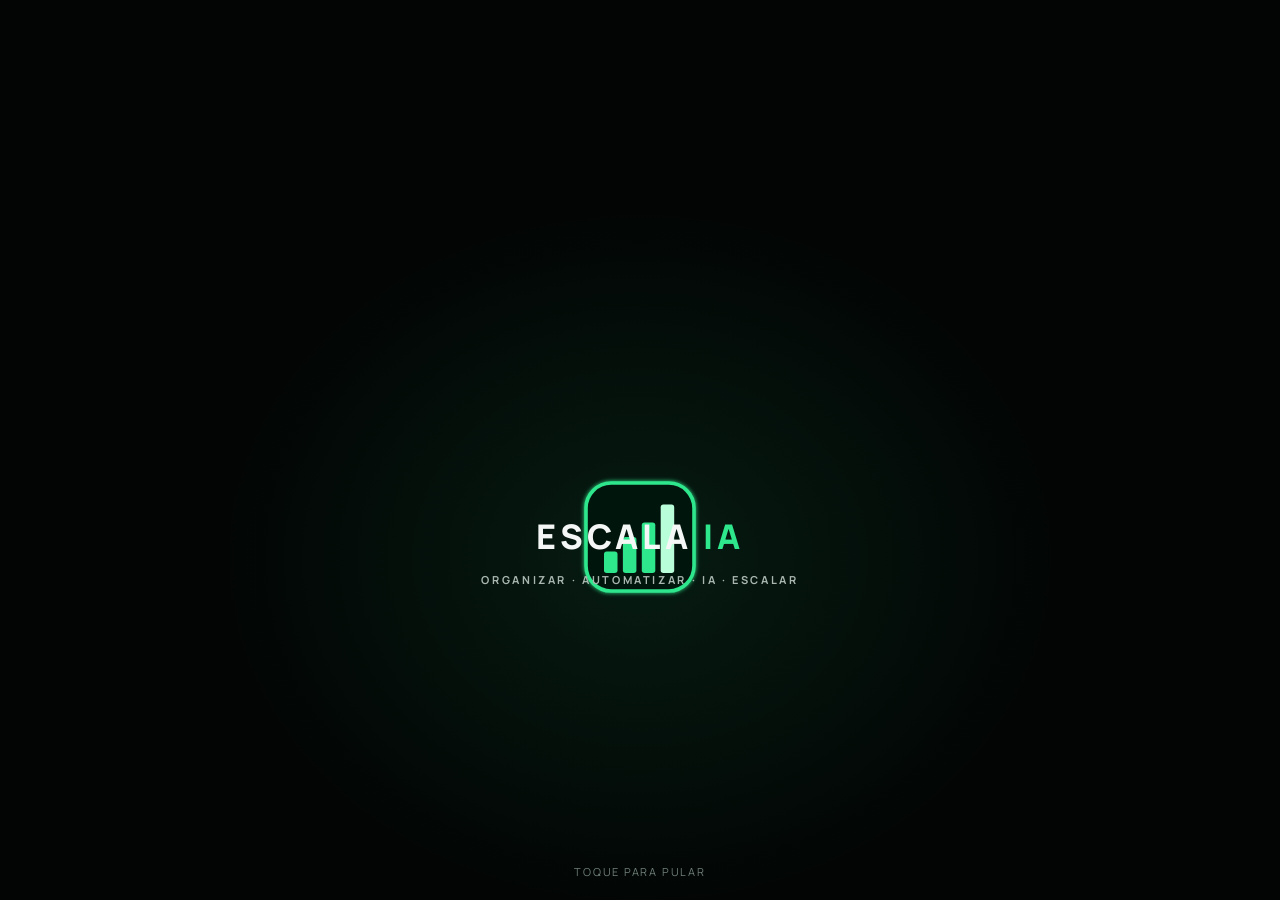
<file: lp04/index.html>
<!DOCTYPE html>
<html lang="pt-BR">
<head>
<meta charset="utf-8">
<meta name="viewport" content="width=device-width, initial-scale=1, viewport-fit=cover">
<title>Escala IA · Tiago Almeida · 11 de dezembro · Alphaville</title>
<meta name="description" content="Evento presencial para donos de empresa: transforme o WhatsApp em uma operação inteligente de vendas e atendimento com processos, automação e IA. 11/12, Alphaville.">
<meta property="og:title" content="Escala IA · Como criar uma máquina de vendas no digital com IA">
<meta property="og:description" content="11/12, Alphaville. Com Tiago Almeida, fundador da Devzapp.">
<meta property="og:image" content="https://eventos.v8.ia.br/escala-ia/img/preview.jpg">
<link rel="preconnect" href="https://fonts.googleapis.com">
<link rel="preconnect" href="https://fonts.gstatic.com" crossorigin>
<link href="https://fonts.googleapis.com/css2?family=Manrope:wght@400;500;600;700;800&display=swap" rel="stylesheet">
<style>
/* Layout: quiz-gated capture, then a long sales page that walks dor interna → crenças → mecanismo dos 4 pilares → autoridade → ingressos. */
:root{
  --bg:#06090A;--bg2:#0A100E;--surface:#0D1513;--surface2:#121D19;
  --text:#F4F7F5;--muted:#A9B7B0;--dim:#6F7E77;--line:#22332C;
  --green:#2EE68C;--green2:#B8FFD9;--green-t:#7CF5B9;--green-bg:rgba(46,230,140,.08);
  --red:#FF8A8A;--wa:#1F2C27;--max:1120px;
  --font:"Manrope",system-ui,-apple-system,"Segoe UI",sans-serif;
}
*{box-sizing:border-box}
html{scroll-behavior:smooth}
body{margin:0;background:var(--bg);color:var(--text);font-family:var(--font);font-size:16px;line-height:1.55;-webkit-font-smoothing:antialiased}
img{max-width:100%;display:block}
a{color:inherit}
.hidden{display:none!important}
.wrap{max-width:var(--max);margin:0 auto;padding-left:max(20px,env(safe-area-inset-left,0px));padding-right:max(20px,env(safe-area-inset-right,0px))}
.eyebrow{font-size:12px;font-weight:800;letter-spacing:.18em;text-transform:uppercase;color:var(--green)}
.g{color:var(--green)}
.strike{text-decoration:line-through;text-decoration-color:var(--red);text-decoration-thickness:3px;color:var(--muted)}
h1,h2,h3{margin:0;letter-spacing:-.025em;text-wrap:balance;line-height:1.08}
h2{font-size:clamp(30px,4.2vw,48px);font-weight:800}
.lead{color:var(--muted);font-size:18px;max-width:640px}
section{padding-block:96px}
.sec-head{display:flex;flex-direction:column;gap:14px;margin-bottom:44px}
.sec-head.center{align-items:center;text-align:center}
.sec-head.center .lead{margin:0 auto}
.btn{display:inline-flex;align-items:center;justify-content:center;gap:8px;font:inherit;font-weight:800;font-size:16px;border-radius:12px;padding:16px 26px;border:0;cursor:pointer;text-decoration:none;transition:transform .15s,box-shadow .15s}
.btn-primary{background:var(--green);color:#03140B;box-shadow:0 10px 30px -10px rgba(46,230,140,.6)}
.btn-primary:hover{transform:translateY(-1px);box-shadow:0 14px 34px -10px rgba(46,230,140,.75)}
.btn-ghost{background:transparent;color:var(--text);border:1px solid var(--line)}
.btn-ghost:hover{border-color:var(--muted)}
.btn:focus-visible,.option:focus-visible,input:focus-visible,summary:focus-visible{outline:2px solid var(--green);outline-offset:3px}
.brand{display:flex;align-items:center;gap:12px;text-decoration:none}
.brand .mark{width:40px;height:40px;border-radius:10px;background:linear-gradient(135deg,var(--green),#13A862);display:grid;place-items:center;font-weight:800;font-size:14px;color:#03140B}
.brand b{display:block;font-size:15px;letter-spacing:.04em}
.brand small{display:block;font-size:11px;letter-spacing:.16em;color:var(--muted);font-weight:700}

/* ===== ABERTURA: ponto → 4 feixes → 4 pilares → logo Escala IA ===== */
body.lock{overflow:hidden}
#pre{position:fixed;inset:0;z-index:100;background:radial-gradient(600px 500px at 50% 62%,rgba(46,230,140,.10),transparent 70%),#020504;display:flex;flex-direction:column;align-items:center;justify-content:center;gap:6px;cursor:pointer;transition:opacity .5s ease,visibility .5s}
#pre.off{opacity:0;visibility:hidden}
#pre .stage{width:min(78vw,360px);aspect-ratio:400/470;overflow:visible}
#pre .px{position:absolute;width:5px;height:5px;background:var(--green);opacity:0;animation:px 2.6s ease-in-out infinite}
@keyframes px{0%,100%{opacity:0}50%{opacity:.7}}
#pre .seed{transform-box:fill-box;transform-origin:center;opacity:0;animation:seed .6s ease-out .1s forwards,seedOut .5s ease-in 2.05s forwards}
@keyframes seed{0%{opacity:0;transform:scale(0)}60%{opacity:1;transform:scale(1.8)}100%{opacity:1;transform:scale(1)}}
@keyframes seedOut{to{opacity:0;transform:scale(3)}}
#pre .beam{transform-box:view-box;transform-origin:200px 440px;transform:scaleY(0);opacity:0;animation:beam .8s cubic-bezier(.2,.8,.2,1) forwards,beamOut .5s ease-in 1.95s forwards}
#pre .b1{animation-delay:.55s,1.95s}#pre .b2{animation-delay:.63s,2s}#pre .b3{animation-delay:.71s,2.05s}#pre .b4{animation-delay:.79s,2.1s}
@keyframes beam{0%{opacity:0;transform:scaleY(0)}30%{opacity:1}100%{opacity:1;transform:scaleY(1)}}
@keyframes beamOut{to{opacity:0;transform:scaleY(0)}}
#pre .ic{transform-box:fill-box;transform-origin:center;opacity:0;animation:icIn .45s cubic-bezier(.2,1.4,.4,1) forwards,icUnify .55s cubic-bezier(.6,0,.4,1) 1.95s forwards}
#pre .ic1{animation-delay:1.2s,1.95s}#pre .ic2{animation-delay:1.3s,1.95s}#pre .ic3{animation-delay:1.4s,1.95s}#pre .ic4{animation-delay:1.5s,1.95s}
@keyframes icIn{0%{opacity:0;transform:scale(0)}100%{opacity:1;transform:scale(1)}}
@keyframes icUnify{0%{opacity:1;transform:translate(0,0) scale(1)}100%{opacity:0;transform:translate(var(--dx),var(--dy)) scale(.25)}}
#pre .frame{stroke-dasharray:480;stroke-dashoffset:480;fill-opacity:0;animation:frame .55s ease-out 2.35s forwards}
@keyframes frame{to{stroke-dashoffset:0;fill-opacity:1}}
#pre .bar{transform-box:fill-box;transform-origin:center bottom;transform:scaleY(0);animation:bar .4s cubic-bezier(.2,1.3,.4,1) forwards}
#pre .bar1{animation-delay:2.5s}#pre .bar2{animation-delay:2.58s}#pre .bar3{animation-delay:2.66s}#pre .bar4{animation-delay:2.74s}
@keyframes bar{to{transform:scaleY(1)}}
#pre .flash{transform-box:fill-box;transform-origin:center;opacity:0;animation:flash .7s ease-out 2.45s forwards}
@keyframes flash{0%{opacity:0;transform:scale(.6)}40%{opacity:.9}100%{opacity:0;transform:scale(1.6)}}
#pre .word{text-align:center;opacity:0;transform:translateY(8px);animation:word .5s ease-out 2.85s forwards;margin-top:-18%}
#pre .word b{display:block;font-size:clamp(26px,6vw,34px);font-weight:800;letter-spacing:.12em;color:var(--text)}
#pre .word b span{color:var(--green)}
#pre .word small{display:block;margin-top:8px;font-size:11px;font-weight:700;letter-spacing:.24em;color:var(--muted)}
@keyframes word{to{opacity:1;transform:none}}
#pre .skip{position:absolute;bottom:calc(20px + env(safe-area-inset-bottom,0px));font-size:11px;letter-spacing:.16em;color:var(--dim)}
@media (prefers-reduced-motion:reduce){#pre{display:none}}
/* marca: 4 barras subindo (os 4 pilares viram escala) */
.mark svg{width:58%;height:58%}

/* ===== QUIZ ===== */
#quizScreen{min-height:100dvh;background:radial-gradient(900px 600px at 15% 0%,rgba(46,230,140,.12),transparent 60%),var(--bg);padding-block:16px 32px}
.quiz-col{max-width:540px;margin:0 auto;display:flex;flex-direction:column;gap:14px}
.quiz-visual{position:relative;height:220px;border-radius:22px;overflow:hidden;border:1px solid var(--line)}
.quiz-visual img{position:absolute;inset:0;width:100%;height:100%;object-fit:cover;object-position:55% 38%;transform:scale(1.35);transform-origin:50% 30%}
.quiz-visual::after{content:"";position:absolute;inset:0;background:linear-gradient(180deg,rgba(6,9,10,.35) 0%,rgba(6,9,10,0) 30%,rgba(6,9,10,.92) 100%)}
.quiz-visual .brand{position:absolute;z-index:1;top:16px;left:18px}
.quiz-visual .vc{position:absolute;z-index:1;left:20px;right:20px;bottom:16px;display:flex;flex-direction:column;gap:6px}
.quiz-visual h1{font-size:clamp(22px,2.8vw,30px);font-weight:800}
.quiz-card{background:var(--surface);border:1px solid var(--line);border-radius:18px;padding:22px 24px;display:flex;flex-direction:column}
.qbar{display:flex;justify-content:space-between;font-size:12px;font-weight:800;letter-spacing:.14em;color:var(--muted)}
.progress{height:5px;background:var(--line);border-radius:99px;margin:10px 0 18px;overflow:hidden}
.progress span{display:block;height:100%;width:20%;background:var(--green);border-radius:99px;transition:width .3s}
.q{display:none}.q.active{display:block}
.qnum{font-size:12px;font-weight:800;letter-spacing:.16em;color:var(--green);margin-bottom:10px}
.q h2{font-size:clamp(20px,2.2vw,24px);font-weight:800}
.q p{color:var(--muted);margin:6px 0 14px;font-size:14px}
.options{display:flex;flex-direction:column;gap:8px}
.option{display:flex;align-items:center;gap:12px;text-align:left;font:inherit;font-size:15px;color:var(--text);background:var(--bg2);border:1px solid var(--line);border-radius:10px;padding:11px 14px;cursor:pointer;transition:border-color .15s,background .15s}
.option:hover{border-color:#3A5A4C}
.option .dot{width:18px;height:18px;border-radius:50%;border:2px solid var(--dim);flex:none}
.option.selected{border-color:var(--green);background:var(--green-bg)}
.option.selected .dot{border-color:var(--green);background:radial-gradient(circle,var(--green) 45%,transparent 50%)}
.hint{font-size:12px;color:var(--dim);margin:0;padding-top:12px}
#leadForm{display:none}#leadForm.active{display:flex;flex-direction:column;gap:14px}
#leadForm h2{font-size:30px;font-weight:800}
#leadForm>p{color:var(--muted);margin:0 0 6px}
.field{display:flex;flex-direction:column;gap:6px}
.field label{font-size:14px;font-weight:700}
.field input{font:inherit;color:var(--text);background:var(--bg2);border:1px solid var(--line);border-radius:10px;padding:14px 16px}
.field input::placeholder{color:var(--dim)}
.two{display:grid;grid-template-columns:1fr 1fr;gap:14px}
.form-actions{display:flex;gap:10px;flex-wrap:wrap;margin-top:4px}
.form-actions .btn-primary{flex:1}
#formError{color:var(--red);font-size:14px;min-height:20px;margin:0}
.privacy{font-size:12px;color:var(--dim);margin:0}

/* ===== EVENT PAGE ===== */
header.nav{position:sticky;top:env(safe-area-inset-top,0px);z-index:20;background:rgba(6,9,10,.85);backdrop-filter:blur(12px);border-bottom:1px solid rgba(34,51,44,.6)}
body::before{content:"";position:fixed;inset:0 0 auto;height:env(safe-area-inset-top,0px);z-index:21;background:var(--bg)}
header.nav .wrap{display:flex;align-items:center;justify-content:space-between;height:68px}
header.nav .btn{padding:11px 18px;font-size:14px}

.hero{padding-block:40px 72px;background:radial-gradient(1000px 640px at 85% 10%,rgba(46,230,140,.14),transparent 60%)}
.hero-grid{display:grid;grid-template-columns:.8fr 1.2fr;gap:56px;align-items:center}
.hero-txt{display:flex;flex-direction:column;align-items:flex-start}
.hero h1{font-size:clamp(36px,4.6vw,58px);font-weight:800;margin-top:14px}
.hero .lead{margin-top:16px;font-size:19px}
.hero .lead b{color:var(--text)}
.hero-cta{margin-top:24px;min-width:300px}
.price-line{margin:10px 0 0;font-size:15px;color:var(--muted)}
.price-line b{color:var(--text);font-size:17px}
.meta{list-style:none;margin:20px 0 0;padding:0;display:flex;flex-direction:column;gap:8px;font-size:15px;color:var(--muted)}
.meta li{display:flex;align-items:center;gap:10px}
.meta b{color:var(--text)}
.meta svg{width:18px;height:18px;flex:none;fill:none;stroke:var(--green);stroke-width:1.8;stroke-linecap:round;stroke-linejoin:round}
.hero-photo{position:relative;border-radius:24px;overflow:hidden;border:1px solid var(--line);aspect-ratio:4/5;max-height:calc(100vh - 140px);width:100%}
.hero-photo img{width:100%;height:100%;object-fit:cover;object-position:60% 22%}
.hero-photo .badge{position:absolute;left:14px;right:14px;bottom:14px;background:rgba(6,9,10,.82);backdrop-filter:blur(8px);border:1px solid var(--line);border-radius:14px;padding:12px 14px;font-size:13px;color:var(--muted)}
.hero-photo .badge b{color:var(--text);display:block;font-size:15px}

/* Dor: conversa de WhatsApp */
.pain{background:var(--bg2);border-block:1px solid var(--line)}
.pain-grid{display:grid;grid-template-columns:1fr 1fr;gap:56px;align-items:center}
.pain-grid .quote{font-size:clamp(22px,2.4vw,28px);font-weight:700;line-height:1.3;border-left:3px solid var(--green);padding-left:20px;margin-top:28px}
.phone{background:#0B1411;border:1px solid var(--line);border-radius:28px;padding:18px;max-width:440px;margin-left:auto;width:100%}
.phone-top{display:flex;align-items:center;gap:12px;padding:6px 6px 16px;border-bottom:1px solid var(--line);margin-bottom:14px}
.phone-top .av{width:38px;height:38px;border-radius:50%;background:var(--surface2);display:grid;place-items:center;font-weight:800;color:var(--green);font-size:13px}
.phone-top b{display:block;font-size:15px}
.phone-top span{font-size:12px;color:var(--red)}
.chats{display:flex;flex-direction:column;gap:9px}
.msg{align-self:flex-start;max-width:88%;background:var(--wa);border-radius:4px 14px 14px 14px;padding:9px 12px 7px;font-size:15px;line-height:1.35}
.msg time{display:block;text-align:right;font-size:11px;color:var(--dim);margin-top:2px}
.unread{align-self:center;font-size:12px;font-weight:700;color:#03140B;background:var(--green);border-radius:99px;padding:3px 12px;margin-block:4px}

/* Crenças */
.myths{display:flex;flex-direction:column;gap:12px}
.myth{display:grid;grid-template-columns:1fr auto 1fr;gap:18px;align-items:center;background:var(--surface);border:1px solid var(--line);border-radius:16px;padding:20px 24px}
.myth .no{color:var(--muted);text-decoration:line-through;text-decoration-color:rgba(255,138,138,.7)}
.myth .arrow{color:var(--green);font-weight:800}
.myth .yes{font-weight:700}
.myth small{display:block;font-size:11px;letter-spacing:.14em;font-weight:800;text-transform:uppercase;margin-bottom:4px;text-decoration:none}
.myth .no small{color:var(--red)} .myth .yes small{color:var(--green)}

/* Mecanismo */
.mech{background:radial-gradient(900px 500px at 50% 0%,rgba(46,230,140,.10),transparent 60%)}
.pillars{display:grid;grid-template-columns:repeat(4,minmax(0,1fr));gap:14px;counter-reset:p}
.pillar{background:var(--surface);border:1px solid var(--line);border-radius:18px;padding:26px 22px;display:flex;flex-direction:column;gap:12px;position:relative}
.pillar .n{font-size:13px;font-weight:800;color:var(--green);letter-spacing:.1em}
.pillar h3{font-size:24px;font-weight:800}
.pillar p{margin:0;color:var(--muted);font-size:15px}
.pillar ul{list-style:none;margin:6px 0 0;padding:14px 0 0;border-top:1px solid var(--line);display:flex;flex-direction:column;gap:8px;font-size:14.5px}
.pillar li{padding-left:18px;position:relative}
.pillar li::before{content:"→";position:absolute;left:0;color:var(--green)}
.pillar:not(:last-child)::after{content:"";position:absolute;top:50%;right:-14px;width:14px;height:2px;background:var(--line)}
.mech-note{margin-top:28px;text-align:center;color:var(--muted)}
.mech-note b{color:var(--text)}

/* Benefícios */
.benefits{display:grid;grid-template-columns:repeat(3,minmax(0,1fr));gap:12px}
.benefit{display:flex;gap:14px;align-items:flex-start;padding:18px 20px;background:var(--surface);border:1px solid var(--line);border-radius:14px}
.benefit i{flex:none;width:26px;height:26px;border-radius:8px;background:var(--green-bg);color:var(--green);display:grid;place-items:center;font-style:normal;font-weight:800;font-size:14px}

/* Para quem */
.fit{display:grid;grid-template-columns:1.3fr 1fr;gap:16px}
.fit-card{border-radius:18px;padding:30px;border:1px solid var(--line);background:var(--surface)}
.fit-card.yes{border-color:rgba(46,230,140,.4);background:linear-gradient(180deg,var(--green-bg),var(--surface) 70%)}
.fit-card h3{font-size:22px;margin-bottom:18px}
.fit-card ul{list-style:none;margin:0;padding:0;display:flex;flex-direction:column;gap:12px}
.fit-card li{display:flex;gap:12px}
.fit-card li::before{flex:none;font-weight:800}
.fit-card.yes li::before{content:"✓";color:var(--green)}
.fit-card.no li::before{content:"✕";color:var(--red)}
.fit-card.no li{color:var(--muted)}

/* Autoridade */
.about{background:var(--bg2);border-block:1px solid var(--line);padding:0}
.about-grid{display:grid;grid-template-columns:1fr 1fr;min-height:640px}
.about-photo{position:relative;overflow:hidden}
.about-photo img{position:absolute;inset:0;width:100%;height:100%;object-fit:cover;object-position:center 20%}
.about-txt{padding:80px 56px;display:flex;flex-direction:column;gap:18px;justify-content:center}
.about-txt p{margin:0;color:var(--muted)}
.about-txt p b{color:var(--text)}
.stats{display:grid;grid-template-columns:repeat(2,minmax(0,1fr));gap:10px;margin-top:8px}
.stat{background:var(--surface);border:1px solid var(--line);border-radius:14px;padding:16px 18px}
.stat b{display:block;font-size:30px;font-weight:800;color:var(--green);letter-spacing:-.02em;line-height:1.1;font-variant-numeric:tabular-nums}
.stat span{font-size:13px;color:var(--muted)}
.about-quote{font-size:19px;font-weight:700;color:var(--text);border-left:3px solid var(--green);padding-left:18px;margin-top:6px}
.note{font-size:12px;color:var(--dim)}


/* Prova: sociedade com Pablo Marçal */
.proof{padding-block:96px}
.proof-card{display:grid;grid-template-columns:1.25fr .75fr;border:1px solid var(--line);border-radius:28px;overflow:hidden;background:var(--surface)}
.proof-photo{position:relative;min-height:520px}
.proof-photo img{position:absolute;inset:0;width:100%;height:100%;object-fit:cover;object-position:58% 35%}
.proof-photo::after{content:"";position:absolute;inset:0;background:linear-gradient(90deg,transparent 60%,var(--surface))}
.proof-txt{padding:56px 48px 56px 24px;display:flex;flex-direction:column;gap:18px;justify-content:center}
.proof-txt p{margin:0;color:var(--muted)}
.proof-txt p b{color:var(--text)}
.proof-pill{align-self:flex-start;display:inline-flex;align-items:baseline;gap:8px;background:var(--green-bg);border:1px solid rgba(46,230,140,.35);border-radius:14px;padding:12px 16px}
.proof-pill b{white-space:nowrap;font-size:30px;font-weight:800;color:var(--green);letter-spacing:-.02em;line-height:1}
.proof-pill span{font-size:14px;color:var(--text);font-weight:600}
.proof-list{list-style:none;margin:0;padding:0;display:flex;flex-direction:column;gap:10px;font-size:15px}
.proof-list li{display:flex;gap:10px}.proof-list li::before{content:"✓";color:var(--green);font-weight:800}

/* Ingressos */
.tickets{display:grid;grid-template-columns:minmax(0,1fr);gap:16px;max-width:460px;margin:0 auto}
.ticket{background:var(--surface);border:1px solid var(--line);border-radius:20px;display:flex;flex-direction:column;overflow:hidden;position:relative}
.ticket.feat{border-color:var(--green);box-shadow:0 30px 60px -30px rgba(46,230,140,.45)}
.t-head{padding:24px 26px 18px;border-bottom:1px dashed var(--line)}
.t-head small{font-size:11px;letter-spacing:.18em;font-weight:800;color:var(--muted)}
.t-head h3{font-size:30px;font-weight:800;margin-top:4px}
.ticket.feat .t-head{background:linear-gradient(180deg,var(--green-bg),transparent)}
.ticket.feat .t-head h3{color:var(--green)}
.tag{position:absolute;top:20px;right:20px;font-size:11px;font-weight:800;letter-spacing:.1em;text-transform:uppercase;color:#03140B;background:var(--green);border-radius:99px;padding:4px 10px}
.tag.outline{background:transparent;color:var(--green-t);border:1px solid var(--green-t)}
.t-body{padding:22px 26px;display:flex;flex-direction:column;gap:16px;flex:1}
.t-body>p{margin:0;color:var(--muted);font-size:15px}
.t-body ul{list-style:none;margin:0;padding:0;display:flex;flex-direction:column;gap:10px;font-size:15px}
.t-body li{display:flex;gap:10px}.t-body li::before{content:"✓";color:var(--green);font-weight:800}
.price{margin-top:auto;padding-top:18px;border-top:1px solid var(--line)}
.price small{font-size:12px;color:var(--muted)}
.price .v{font-size:48px;font-weight:800;letter-spacing:-.03em;line-height:1.05;font-variant-numeric:tabular-nums}
.price .v sup{font-size:18px;vertical-align:top;margin-right:4px;position:relative;top:10px}
.price .inst{font-size:13px;color:var(--green-t)}
.vagas{font-size:13px;font-weight:700;color:var(--red)}
.ticket .btn{width:100%;margin-top:14px;font-size:15px}
.ticket:not(.feat) .btn{background:var(--surface2);color:var(--text);border:1px solid #2E463B;box-shadow:none}
.ticket:not(.feat) .btn:hover{border-color:var(--green)}
.t-msg{font-size:13px;color:var(--green-t);min-height:0;margin:8px 0 0}
.t-help{text-align:center;margin-top:24px;color:var(--muted);font-size:15px}
.t-help a{color:var(--green);font-weight:700}

/* CTA final */
.final{padding-block:0 96px}
.final-card{position:relative;border-radius:28px;overflow:hidden;border:1px solid var(--line);display:grid;grid-template-columns:1.2fr .8fr;background:var(--surface)}
.final-txt{padding:60px 56px;display:flex;flex-direction:column;gap:18px;justify-content:center}
.final-txt h2{font-size:clamp(30px,3.6vw,44px)}
.final-txt p{margin:0;color:var(--muted)}
.final-photo{position:relative;min-height:420px}
.final-photo img{position:absolute;inset:0;width:100%;height:100%;object-fit:cover;object-position:center 20%}
.final-photo::before{content:"";position:absolute;inset:0;z-index:1;background:linear-gradient(90deg,var(--surface),transparent 40%)}
.final-meta{font-size:14px;color:var(--dim)}

/* FAQ */
.faq{max-width:800px;margin:0 auto;display:flex;flex-direction:column;gap:10px}
details{background:var(--surface);border:1px solid var(--line);border-radius:14px;padding:0 22px}
summary{cursor:pointer;list-style:none;padding:20px 0;font-weight:700;font-size:17px;display:flex;justify-content:space-between;gap:16px}
summary::-webkit-details-marker{display:none}
summary::after{content:"+";color:var(--green);font-size:22px;line-height:1;transition:transform .2s}
details[open] summary::after{transform:rotate(45deg)}
details p{margin:0 0 20px;color:var(--muted)}
footer{border-top:1px solid var(--line);padding-block:28px;text-align:center;font-size:13px;color:var(--dim)}

@media (max-width:960px){
  .pain-grid,.about-grid,.final-card,.fit{grid-template-columns:1fr}
  .hero{position:relative;padding-block:0 56px;overflow:hidden}
  .hero-grid{display:block}
  .hero-photo{position:absolute;top:0;left:0;right:0;height:300px;max-height:none;aspect-ratio:auto;border:0;border-radius:0}
  .hero-photo img{object-position:55% 40%;transform:scale(1.55);transform-origin:52% 22%}
  .hero-photo::after{content:"";position:absolute;inset:0;background:linear-gradient(180deg,rgba(6,9,10,0) 35%,var(--bg) 96%)}
  .hero-photo .badge{display:none}
  .hero-txt{position:relative;z-index:1;padding-top:196px}
  .hero-cta{width:100%;min-width:0}
  .price-line{align-self:center}
  .phone{margin:0 auto}
  .pillars{grid-template-columns:repeat(2,minmax(0,1fr))}
  .pillar::after{display:none}
  .benefits,.tickets{grid-template-columns:1fr}
  .about-photo{min-height:420px}
  .about-txt{padding:48px 20px}
  .proof-card{grid-template-columns:1fr}
  .proof-photo{min-height:400px}
  .proof-photo img{object-position:55% 30%}
  .proof-photo::after{background:linear-gradient(0deg,var(--surface),transparent 25%)}
  .proof-txt{padding:28px 24px 40px}
  .proof{padding-block:72px}
  .final-photo{min-height:300px;order:-1}
  .final-photo::before{background:linear-gradient(0deg,var(--surface),transparent 50%)}
  .final-txt{padding:36px 24px 44px}
  section{padding-block:72px}
}
@media (max-width:600px){
  .quiz-card{padding:24px 20px}
  .two{grid-template-columns:1fr}
  .quiz-card{padding:14px 14px 12px}
  .progress{margin:10px 0 16px}
  .q h2{font-size:18px}
  .q p{margin:6px 0 12px;font-size:14px}
  .options{gap:8px}
  .option{padding:9px 12px;font-size:14px}
  .hint{display:none}
  #quizScreen{padding-block:0 24px}
  #quizScreen>.wrap{padding-left:0;padding-right:0}
  .quiz-col{gap:0}
  .quiz-visual{height:300px;border-radius:0 0 22px 22px;border:0}
  #leadForm.active{gap:10px}
  #leadForm h2{font-size:20px}
  #leadForm>p{display:none}
  .field{gap:4px}
  .field label{font-size:13px}
  .field input{padding:11px 13px}
  .form-actions .btn{padding:13px 16px}
  .privacy{font-size:11px}
  .quiz-visual .brand{top:12px;left:16px}
  .quiz-visual .brand .mark{width:32px;height:32px;font-size:12px}
  .quiz-visual .vc{left:16px;right:16px;bottom:14px}
  .quiz-visual .eyebrow{display:none}
  .quiz-visual h1{font-size:22px}
  .quiz-card{margin:-8px 14px 0;position:relative}
  .hero h1{font-size:28px;margin-top:6px}
  .hero .lead{font-size:15px;margin-top:10px;line-height:1.45}
  .hero-cta{margin-top:16px;padding:15px 20px}
  .price-line{margin-top:8px;font-size:14px}
  .meta{margin-top:14px;gap:6px;font-size:14px}
  header.nav .wrap{height:56px}
  header.nav .btn{padding:9px 14px;font-size:13px}
  .pillars{grid-template-columns:1fr}
  .myth{grid-template-columns:1fr;gap:8px}
  .myth .arrow{display:none}
  header.nav .brand small{display:none}
}
/* Celular enxuto: menos texto, letras menores, seções mais próximas */
@media (max-width:600px){
  section{padding-block:40px}
  .hero{padding-block:0 40px}
  .proof{padding-block:40px}
  .sec-head{margin-bottom:20px;gap:8px}
  h2{font-size:25px}
  .lead{font-size:14px}
  .eyebrow{font-size:10px}
  .pain-grid{gap:24px}
  .pain-grid .lead{display:none}
  .pain-grid .quote{font-size:18px;margin-top:16px}
  .phone{padding:12px;border-radius:20px}
  .msg{font-size:13.5px}
  .myths{gap:8px}
  .myth{padding:14px 16px;font-size:14px}
  .pillar{padding:16px;gap:6px;border-radius:14px}
  .pillar h3{font-size:18px}
  .pillar p{font-size:13px}
  .pillar ul{display:none}
  .mech-note{font-size:14px;margin-top:16px}
  .benefits{gap:8px}
  .benefit{padding:12px 14px;font-size:14px}
  .fit-card{padding:18px}
  .fit-card h3{font-size:18px;margin-bottom:12px}
  .fit-card ul{gap:8px;font-size:14px}
  .about-photo{min-height:280px;max-height:320px}
  .about-txt{padding:28px 20px 32px;gap:12px}
  .about-txt p{font-size:14px}
  .about-txt p:nth-of-type(3){display:none}
  .stat{padding:12px 14px}
  .stat b{font-size:22px}
  .stat span{font-size:12px}
  .about-quote{font-size:16px}
  .proof-photo{min-height:260px}
  .proof-txt{padding:20px 18px 26px;gap:12px}
  .proof-txt p{font-size:14px}
  .proof-txt p:last-child{display:none}
  .proof-list{font-size:14px;gap:6px}
  .proof-pill b{font-size:24px}
  .tickets{gap:12px}
  .t-head{padding:16px 18px 12px}
  .t-head h3{font-size:24px}
  .t-body{padding:16px 18px;gap:12px}
  .t-body>p{font-size:13px}
  .t-body ul{font-size:13.5px;gap:7px}
  .price .v{font-size:40px}
  .final{padding-block:0 40px}
  .final-photo{min-height:240px}
  .final-txt{padding:24px 20px 30px;gap:12px}
  .final-txt h2{font-size:25px}
  .final-txt p{font-size:14px}
  summary{font-size:14.5px;padding:14px 0}
  details{padding:0 16px}
  details p{font-size:14px;margin-bottom:14px}
}
/* Celulares baixos (ex.: 360×640, 375×667): mantém a primeira dobra sem rolar */
@media (max-width:600px) and (max-height:700px){
  .quiz-visual{height:260px}
  .quiz-visual h1{font-size:19px}
  .quiz-card{padding:14px 14px}
  .progress{margin:8px 0 12px}
  .qnum{margin-bottom:6px}
  .q h2{font-size:17px}
  .q p{display:none}
  .q h2{margin-bottom:12px}
  .options{gap:7px}
  .option{padding:8px 12px;font-size:14px}
  .hero-photo{height:250px}
  .hero-txt{padding-top:150px}
  .hero h1{font-size:26px}
  .hero-cta{margin-top:12px;padding:14px 18px}
  .price-line{margin-top:6px}
  .meta{margin-top:10px;gap:4px;font-size:13.5px}
}
@media (max-width:380px) and (max-height:650px){
  .hero-photo{height:230px}
  .hero-txt{padding-top:132px}
  .hero h1{font-size:24px}
  .hero .lead{font-size:14px;margin-top:8px}
}
@media (max-width:960px){
  .hero{min-height:calc(100svh - 52px);display:flex;flex-direction:column}
  .hero-grid{flex:1;display:flex;flex-direction:column;justify-content:flex-end}
  .hero-photo{height:max(300px,calc(100% - 330px))}
}
@media (max-width:600px) and (max-height:700px){.hero-photo{height:max(250px,calc(100% - 330px))}}

/* ===== lotes ===== */
.seats{display:flex;flex-direction:column;gap:5px;min-width:0;flex:1}
.seats.hide{visibility:hidden}
.seats .st{display:flex;justify-content:space-between;align-items:baseline;gap:10px;font-size:11px;letter-spacing:.16em;font-weight:800;text-transform:uppercase;color:var(--muted);white-space:nowrap}
.seats .st b{color:var(--green);letter-spacing:.04em;font-size:12.5px;overflow:hidden;text-overflow:ellipsis}
.seats .grid{display:grid;grid-template-columns:repeat(24,minmax(0,1fr));gap:2px}
.seats .s{aspect-ratio:1;border:1px solid rgba(46,230,140,.45);border-radius:2px;background:#0d1714}
.seats .s.on{background:linear-gradient(180deg,#B8FFD9,#2EE68C);border-color:#2EE68C}
.seats .s.me{background:#fff;border-color:#fff;box-shadow:0 0 6px 1px rgba(255,255,255,.75);animation:seatp 1.6s ease-in-out infinite}
.seats .s.l2,.seats .s.l3{background:url("data:image/svg+xml,%3Csvg xmlns='http://www.w3.org/2000/svg' viewBox='0 0 24 24' fill='none' stroke='%2304140C' stroke-width='2.6' stroke-linecap='round'%3E%3Crect x='5' y='11' width='14' height='10' rx='2' fill='%2304140C'/%3E%3Cpath d='M8 11V8a4 4 0 0 1 8 0v3'/%3E%3C/svg%3E") center/72% no-repeat,linear-gradient(180deg,#1FAE68,#0E6B3E);border-color:#1FAE68;opacity:.55}
.seats .s.l3{background:url("data:image/svg+xml,%3Csvg xmlns='http://www.w3.org/2000/svg' viewBox='0 0 24 24' fill='none' stroke='%2304140C' stroke-width='2.6' stroke-linecap='round'%3E%3Crect x='5' y='11' width='14' height='10' rx='2' fill='%2304140C'/%3E%3Cpath d='M8 11V8a4 4 0 0 1 8 0v3'/%3E%3C/svg%3E") center/72% no-repeat,linear-gradient(180deg,#147A49,#08402A);opacity:.5}
@keyframes seatp{0%,100%{opacity:1}50%{opacity:.4}}
.seats .lg{display:flex;flex-wrap:wrap;gap:6px 14px;font-size:12px;color:var(--muted);margin-top:4px}
.seats .lg i{display:inline-block;width:11px;height:11px;border-radius:2px;margin-right:5px;vertical-align:-1px}
.seats .lg .a{background:#2EE68C}.seats .lg .c{border:1px solid rgba(46,230,140,.6)}
.seats .lg .d{background:url("data:image/svg+xml,%3Csvg xmlns='http://www.w3.org/2000/svg' viewBox='0 0 24 24' fill='none' stroke='%2304140C' stroke-width='2.6' stroke-linecap='round'%3E%3Crect x='5' y='11' width='14' height='10' rx='2' fill='%2304140C'/%3E%3Cpath d='M8 11V8a4 4 0 0 1 8 0v3'/%3E%3C/svg%3E") center/80% no-repeat,#1FAE68;opacity:.7}.seats .lg .e{background:url("data:image/svg+xml,%3Csvg xmlns='http://www.w3.org/2000/svg' viewBox='0 0 24 24' fill='none' stroke='%2304140C' stroke-width='2.6' stroke-linecap='round'%3E%3Crect x='5' y='11' width='14' height='10' rx='2' fill='%2304140C'/%3E%3Cpath d='M8 11V8a4 4 0 0 1 8 0v3'/%3E%3C/svg%3E") center/80% no-repeat,#0E6B3E;opacity:.7}
header.nav .seats{margin:0 16px;max-width:420px}
header.nav .seats .st>span:first-child{display:none}
.hero-seats{margin-top:18px}
.ticket .seats{margin:4px 0 14px}.ticket .seats .grid{grid-template-columns:repeat(12,minmax(0,1fr));gap:5px}.ticket .seats .s{border-radius:4px}
.lots{display:flex;align-items:stretch;width:100%;margin-top:18px}
.lots .l1{flex:0 0 70%;min-width:0;display:flex;flex-direction:column;justify-content:center;align-items:center;gap:3px;padding:15px 10px;border-radius:14px 0 0 14px;text-decoration:none;color:#04140C;text-align:center;background:#2EE68C;box-shadow:0 0 34px rgba(46,230,140,.45);position:relative;z-index:1;animation:lotp 2.2s ease-in-out infinite}
.lots .l1 b{font-size:18px;font-weight:800;letter-spacing:.02em}
.lots .l1 small,.ticket .lots .l1 small{color:#04140C!important;font-size:11.5px;font-weight:800;letter-spacing:.08em;text-transform:uppercase;opacity:.75}
.lots .l2{flex:0 0 30%;min-width:0;margin:-6px 0;border-radius:0 14px 14px 0;display:flex;flex-direction:column;justify-content:center;align-items:center;gap:2px;background:#1FAE68;color:#04140C;opacity:.5;cursor:not-allowed;text-align:center;padding:8px 4px}
.lots .l2 svg{width:15px;height:15px;fill:none;stroke:#04140C;stroke-width:2.4}
.lots .l2 b{font-size:11px;font-weight:800;letter-spacing:.1em}.lots .l2 span{font-size:15px;font-weight:800}
.lots.over .l1{opacity:.45;pointer-events:none;animation:none}.lots.over .l1 b{text-decoration:line-through}
.lots.over .l2{opacity:1;cursor:pointer}
@keyframes lotp{0%,100%{box-shadow:0 0 22px rgba(46,230,140,.3)}50%{box-shadow:0 0 40px rgba(46,230,140,.65)}}
.price-line .up{color:var(--green);font-weight:700}
.ticket .nx{display:block;margin-top:6px;font-size:13px;color:var(--muted)}
.lotpop{position:fixed;right:14px;bottom:14px;z-index:40;max-width:300px;background:#0D1513;border:1px solid var(--green);border-radius:14px;padding:12px 34px 12px 14px;box-shadow:0 20px 40px rgba(0,0,0,.6);font-size:13.5px;color:var(--muted);transform:translateY(140%);transition:transform .4s}
.lotpop.on{transform:none}.lotpop b{display:block;color:var(--text);font-size:15px;margin-bottom:2px}.lotpop b span{color:var(--green)}
.lotpop button{position:absolute;right:8px;top:6px;background:none;border:0;color:var(--muted);font-size:18px;cursor:pointer}
@media (max-width:960px){
  .hero-txt,.lots,.lots a,.lots span{min-width:0}
  header.nav .brand b,header.nav .brand small{display:none}
  header.nav .seats{margin:0 10px}
  .seats .st b{font-size:11px}
  .lots{margin-top:12px}.lots .l1{padding:12px 8px}.lots .l1 b{font-size:16px}.lots .l1 small{font-size:10px}.lots .l2 b{font-size:10px}.lots .l2 span{font-size:13.5px}
  .hero-seats{display:none}
}
@media (prefers-reduced-motion:reduce){*{transition:none!important;scroll-behavior:auto!important}}
</style>
</head>
<body>
<!-- ABERTURA: ponto → 4 feixes → 4 pilares → logo Escala IA (toque para pular) -->
<div id="pre" role="presentation" aria-hidden="true">
  <i class="px" style="left:12%;top:22%;animation-delay:0.2s"></i><i class="px" style="left:84%;top:18%;animation-delay:1.1s"></i><i class="px" style="left:20%;top:64%;animation-delay:0.7s"></i><i class="px" style="left:78%;top:58%;animation-delay:1.6s"></i><i class="px" style="left:8%;top:84%;animation-delay:1.3s"></i><i class="px" style="left:90%;top:80%;animation-delay:0.4s"></i><i class="px" style="left:30%;top:12%;animation-delay:1.9s"></i><i class="px" style="left:66%;top:90%;animation-delay:0.9s"></i><i class="px" style="left:50%;top:8%;animation-delay:2.2s"></i><i class="px" style="left:40%;top:78%;animation-delay:1.5s"></i>
  <svg class="stage" viewBox="0 0 400 470">
    <defs>
      <linearGradient id="gBeam" x1="0" y1="440" x2="0" y2="150" gradientUnits="userSpaceOnUse"><stop offset="0" stop-color="#2EE68C" stop-opacity=".95"/><stop offset=".55" stop-color="#2EE68C" stop-opacity=".28"/><stop offset="1" stop-color="#2EE68C" stop-opacity=".12"/></linearGradient>
      <linearGradient id="gEdge" x1="0" y1="440" x2="0" y2="150" gradientUnits="userSpaceOnUse"><stop offset="0" stop-color="#B8FFD9"/><stop offset="1" stop-color="#2EE68C" stop-opacity=".5"/></linearGradient>
      <radialGradient id="gSeed"><stop offset="0" stop-color="#fff"/><stop offset=".35" stop-color="#B8FFD9"/><stop offset="1" stop-color="#2EE68C" stop-opacity="0"/></radialGradient>
      <filter id="glow" x="-50%" y="-50%" width="200%" height="200%"><feGaussianBlur stdDeviation="2.2" result="b"/><feMerge><feMergeNode in="b"/><feMergeNode in="SourceGraphic"/></feMerge></filter>
    </defs>
    <g filter="url(#glow)"><polygon class="beam b1" points="200,440 69,150 121,150" fill="url(#gBeam)" stroke="url(#gEdge)" stroke-width="1.2"/><rect class="beam b1" x="69" y="146" width="52" height="5" rx="2" fill="#B8FFD9" opacity=".9"/><polygon class="beam b2" points="200,440 139,150 191,150" fill="url(#gBeam)" stroke="url(#gEdge)" stroke-width="1.2"/><rect class="beam b2" x="139" y="146" width="52" height="5" rx="2" fill="#B8FFD9" opacity=".9"/><polygon class="beam b3" points="200,440 209,150 261,150" fill="url(#gBeam)" stroke="url(#gEdge)" stroke-width="1.2"/><rect class="beam b3" x="209" y="146" width="52" height="5" rx="2" fill="#B8FFD9" opacity=".9"/><polygon class="beam b4" points="200,440 279,150 331,150" fill="url(#gBeam)" stroke="url(#gEdge)" stroke-width="1.2"/><rect class="beam b4" x="279" y="146" width="52" height="5" rx="2" fill="#B8FFD9" opacity=".9"/></g>
    <circle class="seed" cx="200" cy="440" r="14" fill="url(#gSeed)"/>
    <g transform="translate(95 114)"><g class="ic ic1" style="--dx:105px;--dy:136px"><circle r="31" fill="#04110B" stroke="#2EE68C" stroke-opacity=".55" stroke-width="1.5"/><g transform="translate(-19.2 -19.2) scale(1.6)" fill="none" stroke="#2EE68C" stroke-width="1.8" stroke-linecap="round" stroke-linejoin="round" filter="url(#glow)"><rect x="3" y="3" width="7.5" height="7.5" rx="1.5"/><rect x="13.5" y="3" width="7.5" height="7.5" rx="1.5"/><rect x="3" y="13.5" width="7.5" height="7.5" rx="1.5"/><rect x="13.5" y="13.5" width="7.5" height="7.5" rx="1.5"/></g></g></g><g transform="translate(165 114)"><g class="ic ic2" style="--dx:35px;--dy:136px"><circle r="31" fill="#04110B" stroke="#2EE68C" stroke-opacity=".55" stroke-width="1.5"/><g transform="translate(-19.2 -19.2) scale(1.6)" fill="none" stroke="#2EE68C" stroke-width="1.8" stroke-linecap="round" stroke-linejoin="round" filter="url(#glow)"><path d="M20.5 12a8.5 8.5 0 1 1-2.6-6.1L20.5 8.5"/><path d="M20.5 3v5.5H15"/></g></g></g><g transform="translate(235 114)"><g class="ic ic3" style="--dx:-35px;--dy:136px"><circle r="31" fill="#04110B" stroke="#2EE68C" stroke-opacity=".55" stroke-width="1.5"/><g transform="translate(-19.2 -19.2) scale(1.6)" fill="none" stroke="#2EE68C" stroke-width="1.8" stroke-linecap="round" stroke-linejoin="round" filter="url(#glow)"><path d="M12 2.5l2.3 7.2 7.2 2.3-7.2 2.3L12 21.5l-2.3-7.2L2.5 12l7.2-2.3z"/></g></g></g><g transform="translate(305 114)"><g class="ic ic4" style="--dx:-105px;--dy:136px"><circle r="31" fill="#04110B" stroke="#2EE68C" stroke-opacity=".55" stroke-width="1.5"/><g transform="translate(-19.2 -19.2) scale(1.6)" fill="none" stroke="#2EE68C" stroke-width="1.8" stroke-linecap="round" stroke-linejoin="round" filter="url(#glow)"><path d="M3 17.5l6-6 4 4 8-8"/><path d="M14.5 7.5H21V14"/></g></g></g>
    <circle class="flash" cx="200" cy="250" r="80" fill="url(#gSeed)"/>
    <g filter="url(#glow)">
      <rect class="frame" x="140" y="190" width="120" height="120" rx="28" fill="#06140E" stroke="#2EE68C" stroke-width="4"/>
      <rect class="bar bar1" x="160" y="266" width="15" height="24" rx="3" fill="#2EE68C"/>
      <rect class="bar bar2" x="181" y="250" width="15" height="40" rx="3" fill="#2EE68C"/>
      <rect class="bar bar3" x="202" y="234" width="15" height="56" rx="3" fill="#2EE68C"/>
      <rect class="bar bar4" x="223" y="214" width="15" height="76" rx="3" fill="#B8FFD9"/>
    </g>
  </svg>
  <div class="word"><b>ESCALA <span>IA</span></b><small>ORGANIZAR · AUTOMATIZAR · IA · ESCALAR</small></div>
  <span class="skip">TOQUE PARA PULAR</span>
</div>
<script>
(function(){var pre=document.getElementById('pre');if(!pre)return;
 if(matchMedia('(prefers-reduced-motion:reduce)').matches){pre.remove();return}
 document.body.classList.add('lock');
 var done=function(){if(pre.classList.contains('off'))return;pre.classList.add('off');document.body.classList.remove('lock');setTimeout(function(){pre.remove()},600)};
 setTimeout(done,3900);pre.addEventListener('click',done);})();
</script>

<!-- ================= QUIZ ================= -->
<main id="quizScreen">
  <div class="wrap">
    <div class="quiz-col">
      <div class="quiz-visual">
        <img src="../escala-ia/img/palco.jpg" alt="Tiago Almeida no palco, durante um evento" fetchpriority="high">
        <a class="brand" href="#"><span class="mark"><svg viewBox="0 0 24 24" aria-hidden="true"><rect x="3" y="14" width="3.6" height="7" rx="1" fill="#03140B"/><rect x="8.1" y="10.5" width="3.6" height="10.5" rx="1" fill="#03140B"/><rect x="13.2" y="7" width="3.6" height="14" rx="1" fill="#03140B"/><rect x="18.3" y="3" width="3.6" height="18" rx="1" fill="#03140B"/></svg></span><span><b>ESCALA IA</b><small>11/12 · ALPHAVILLE · SP</small></span></a>
        <div class="vc">
          <span class="eyebrow">Diagnóstico rápido · 1 minuto</span>
          <h1>Como criar uma <span class="g">máquina de vendas</span> no digital com IA.</h1>
        </div>
      </div>
      <div class="quiz-card">
        <div id="quizFlow">
          <div class="qbar"><span>SEU DIAGNÓSTICO</span><span id="stepLabel">1 DE 5</span></div>
          <div class="progress"><span id="progressBar"></span></div>
          <div id="questions"></div>
          <p class="hint">Escolha uma resposta para avançar automaticamente.</p>
        </div>

        <form id="leadForm" novalidate>
          <span class="eyebrow">Última etapa</span>
          <h2>Seu diagnóstico está pronto para ser liberado.</h2>
          <p>Informe seus dados para ver o evento e garantir seu ingresso do Escala IA, em 11 de dezembro, em Alphaville.</p>
          <div class="field"><label for="name">Nome completo *</label><input id="name" autocomplete="name" placeholder="Seu nome"></div>
          <div class="two">
            <div class="field"><label for="phone">WhatsApp com DDD *</label><input id="phone" inputmode="tel" autocomplete="tel" placeholder="(11) 99999-9999"></div>
            <div class="field"><label for="company">Empresa</label><input id="company" autocomplete="organization" placeholder="Nome da empresa"></div>
          </div>
          <div class="field"><label for="email">E-mail (opcional)</label><input id="email" type="email" autocomplete="email" placeholder="voce@empresa.com.br"></div>
          <p id="formError" role="alert"></p>
          <div class="form-actions">
            <button type="button" class="btn btn-ghost" id="backToQuiz">Voltar</button>
            <button type="submit" class="btn btn-primary" id="submitLead">Liberar meu acesso →</button>
          </div>
          <p class="privacy">Ao continuar, você recebe contato da equipe sobre este evento. Seus dados não serão usados para outra finalidade.</p>
        </form>
      </div>
    </div>
  </div>
</main>

<!-- ================= PÁGINA DO EVENTO ================= -->
<div id="eventPage" class="hidden">
  <header class="nav">
    <div class="wrap">
      <a class="brand" href="#topo"><span class="mark"><svg viewBox="0 0 24 24" aria-hidden="true"><rect x="3" y="14" width="3.6" height="7" rx="1" fill="#03140B"/><rect x="8.1" y="10.5" width="3.6" height="10.5" rx="1" fill="#03140B"/><rect x="13.2" y="7" width="3.6" height="14" rx="1" fill="#03140B"/><rect x="18.3" y="3" width="3.6" height="18" rx="1" fill="#03140B"/></svg></span><span><b>ESCALA IA</b><small>11/12 · ALPHAVILLE</small></span></a>
      <div class="seats hide" data-seats></div>
      <a class="btn btn-primary" href="#ingressos">Garantir ingresso</a>
    </div>
  </header>

  <!-- HERO: foto, headline, subheadline, botão, valor e local na primeira dobra -->
  <section class="hero" id="topo">
    <div class="wrap hero-grid">
      <div class="hero-photo">
        <img src="../escala-ia/img/palco.jpg" alt="Tiago Almeida no palco, durante um evento">
        <div class="badge"><b>Tiago Almeida</b>Fundador e CEO da Devzapp · sócio de Pablo Marçal há mais de 5 anos</div>
      </div>
      <div class="hero-txt">
        <span class="eyebrow">Evento presencial para empresários</span>
        <h1>Como criar uma <span class="g">máquina de vendas</span> no digital com IA.</h1>
        <p class="lead">Em 1 dia, aprenda a montar uma <b>máquina de vendas no digital com IA</b>: atrair, atender e vender no automático, com <b>Tiago Almeida</b>.</p>
        <div class="lots"><a class="l1" href="#ingressos"><b>LOTE 01 · R$ 197,00</b><small data-l1left>últimas vagas neste valor</small></a><span class="l2" aria-disabled="true"><svg viewBox="0 0 24 24"><rect x="5" y="11" width="14" height="10" rx="2"/><path d="M8 11V8a4 4 0 0 1 8 0v3"/></svg><b>LOTE 02</b><span>R$ 297,00</span></span></div>
        <p class="price-line">Lote 01 por apenas <b>R$ 197</b> · <span class="up">depois, R$ 297</span></p>
        <ul class="meta">
          <li><svg viewBox="0 0 24 24" aria-hidden="true"><rect x="3" y="5" width="18" height="16" rx="2"/><path d="M3 10h18M8 3v4M16 3v4"/></svg><span><b>11 de dezembro</b> · sexta · <span data-horario>A confirmar</span></span></li>
          <li><svg viewBox="0 0 24 24" aria-hidden="true"><path d="M12 21s-7-6.2-7-11.5A7 7 0 0 1 19 9.5C19 14.8 12 21 12 21z"/><circle cx="12" cy="9.5" r="2.5"/></svg><span><b>Presencial</b> · <span data-local>Alphaville · SP</span></span></li>
          <li><svg viewBox="0 0 24 24" aria-hidden="true"><circle cx="12" cy="8" r="4"/><path d="M4 21c1.5-4 4.5-6 8-6s6.5 2 8 6"/></svg><span><b>Tiago Almeida</b> · sócio de Pablo Marçal</span></li>
        </ul>
      </div>
    </div>
  </section>

  <!-- DOR INTERNA -->
  <section class="pain">
    <div class="wrap pain-grid">
      <div>
        <span class="eyebrow">A dor que ninguém fala</span>
        <h2 style="margin-top:14px">Você criou uma empresa para ter liberdade. <span class="g">E ela passou a depender de você.</span></h2>
        <p class="lead" style="margin-top:20px">Você trabalha muito e ainda sente que não controla a operação. Quer crescer, mas tem medo de que crescer traga mais trabalho, mais custo e mais problemas.</p>
        <p class="quote">Se a empresa para quando você para, o que falta é processo, não esforço.</p>
      </div>
      <div class="phone" aria-label="Exemplo de mensagens que todo empresário já mandou">
        <div class="phone-top"><span class="av">VC</span><span><b>Você, às 23h47</b><span>132 conversas sem resposta</span></span></div>
        <div class="chats">
          <div class="msg">Recebo muitos leads, mas minha equipe não consegue atender todo mundo.<time>23:41</time></div>
          <div class="msg">Meu WhatsApp está uma bagunça.<time>23:42</time></div>
          <div class="msg">Estou perdendo clientes porque demoro para responder.<time>23:43</time></div>
          <div class="unread">47 mensagens não lidas</div>
          <div class="msg">Não consigo acompanhar o que meus vendedores estão fazendo.<time>23:45</time></div>
          <div class="msg">Tenho medo de bloquear meu número.<time>23:46</time></div>
          <div class="msg">Quero usar inteligência artificial, mas não sei como.<time>23:47</time></div>
        </div>
      </div>
    </div>
  </section>

  <!-- CRENÇAS -->
  <section>
    <div class="wrap">
      <div class="sec-head center">
        <span class="eyebrow">O que o mercado te fez acreditar</span>
        <h2>Cinco crenças que estão <span class="g">travando o seu crescimento</span>.</h2>
        <p class="lead">Empresas inteligentes crescem estruturando processos, potencializando pessoas e usando tecnologia com estratégia.</p>
      </div>
      <div class="myths">
        <div class="myth"><div class="no"><small>Crença</small>Para vender mais, preciso contratar mais vendedores.</div><span class="arrow">→</span><div class="yes"><small>Na prática</small>Primeiro, aproveite os leads e clientes que você já tem.</div></div>
        <div class="myth"><div class="no"><small>Crença</small>Inteligência artificial é cara, complicada e coisa de empresa grande.</div><span class="arrow">→</span><div class="yes"><small>Na prática</small>A IA já está ao alcance de pequenas e médias empresas.</div></div>
        <div class="myth"><div class="no"><small>Crença</small>Automação é disparar mensagem em massa.</div><span class="arrow">→</span><div class="yes"><small>Na prática</small>Automação é organizar o relacionamento e o acompanhamento de cada cliente.</div></div>
        <div class="myth"><div class="no"><small>Crença</small>O dono precisa participar de todas as decisões.</div><span class="arrow">→</span><div class="yes"><small>Na prática</small>Processos claros decidem o rotineiro. Você fica com o estratégico.</div></div>
        <div class="myth"><div class="no"><small>Crença</small>Crescer significa trabalhar mais horas.</div><span class="arrow">→</span><div class="yes"><small>Na prática</small>Crescer é ter pessoas, processos e tecnologia trabalhando juntos.</div></div>
      </div>
    </div>
  </section>

  <!-- MECANISMO -->
  <section class="mech" id="metodo">
    <div class="wrap">
      <div class="sec-head center">
        <span class="eyebrow">O método do Escala IA</span>
        <h2>Sua empresa não precisa de mais esforço. <span class="g">Precisa de uma operação inteligente.</span></h2>
        <p class="lead">No evento, você vê na prática os quatro pilares que transformam o WhatsApp de um canal de conversas em uma operação comercial organizada.</p>
      </div>
      <div class="pillars">
        <div class="pillar"><span class="n">PILAR 01</span><h3>Organizar</h3><p>Estruturar o atendimento, centralizar informações e criar processos claros.</p>
          <ul><li>Atendimento centralizado</li><li>Funil e acompanhamento das negociações</li><li>Visibilidade sobre o comercial</li></ul></div>
        <div class="pillar"><span class="n">PILAR 02</span><h3>Automatizar</h3><p>Eliminar tarefas repetitivas e criar fluxos de comunicação e relacionamento.</p>
          <ul><li>Follow-ups e lembretes no automático</li><li>Agentes de IA nas rotinas manuais</li><li>Relacionamento com constância</li></ul></div>
        <div class="pillar"><span class="n">PILAR 03</span><h3>Inteligência artificial</h3><p>Usar agentes inteligentes para atender, qualificar e acompanhar o comercial.</p>
          <ul><li>Resposta imediata no WhatsApp</li><li>Qualificação antes do vendedor entrar</li><li>SDRs com IA para prospectar e agendar</li></ul></div>
        <div class="pillar"><span class="n">PILAR 04</span><h3>Escalar</h3><p>Ampliar a capacidade comercial com dados, processos e tecnologia.</p>
          <ul><li>Atender mais sem crescer a equipe na mesma proporção</li><li>Social selling com IA no perfil da empresa</li><li>Decisões com base em dados</li></ul></div>
      </div>
      <p class="mech-note">A IA não substitui o empresário. <b>Ela assume o repetitivo para que as pessoas usem melhor o que têm de melhor.</b></p>
    </div>
  </section>

  <!-- BENEFÍCIOS -->
  <section style="padding-top:0">
    <div class="wrap">
      <div class="sec-head">
        <span class="eyebrow">O que muda na sua empresa</span>
        <h2>Mais do que ferramentas: <span class="g">um negócio menos dependente da sua presença.</span></h2>
      </div>
      <div class="benefits">
        <div class="benefit"><i>1</i><span>Atendimento mais rápido e organizado, sem cliente esperando.</span></div>
        <div class="benefit"><i>2</i><span>Melhor aproveitamento dos leads e oportunidades que você já tem.</span></div>
        <div class="benefit"><i>3</i><span>Menos atividades manuais e repetitivas na rotina da equipe.</span></div>
        <div class="benefit"><i>4</i><span>Visibilidade real sobre o que acontece no seu comercial.</span></div>
        <div class="benefit"><i>5</i><span>Capacidade de atender mais clientes sem inchar a equipe.</span></div>
        <div class="benefit"><i>6</i><span>Mais tempo para você atuar no estratégico, e na sua vida.</span></div>
      </div>
    </div>
  </section>

  <!-- PARA QUEM -->
  <section style="padding-top:0">
    <div class="wrap">
      <div class="sec-head">
        <span class="eyebrow">Para quem é</span>
        <h2>Feito para quem já vende e <span class="g">quer crescer com controle</span>.</h2>
      </div>
      <div class="fit">
        <div class="fit-card yes">
          <h3>O Escala IA é para você se:</h3>
          <ul>
            <li>É dono, sócio ou gestor de uma pequena ou média empresa.</li>
            <li>Já tem um produto ou serviço validado e vende pelo WhatsApp.</li>
            <li>Recebe contatos com frequência, mas perde vendas por demora ou falta de acompanhamento.</li>
            <li>Tem ou quer estruturar uma equipe comercial.</li>
            <li>Sabe que precisa de tecnologia, mas não domina a implementação.</li>
          </ul>
        </div>
        <div class="fit-card no">
          <h3>Não é para você se:</h3>
          <ul>
            <li>Procura uma fórmula mágica ou resultado garantido.</li>
            <li>Quer só uma ferramenta barata de disparo em massa.</li>
            <li>Ainda não tem um negócio ou uma oferta em funcionamento.</li>
          </ul>
        </div>
      </div>
    </div>
  </section>

  <!-- AUTORIDADE -->
  <section class="about">
    <div class="about-grid">
      <div class="about-photo"><img src="../escala-ia/img/retrato.jpg" alt="Retrato de Tiago Almeida"></div>
      <div class="about-txt">
        <span class="eyebrow">Quem conduz o Escala IA</span>
        <h2>Tiago Almeida</h2>
        <p><b>Empresário, fundador e CEO da Devzapp e da DevOficial.</b> São mais de 20 anos em tecnologia, com passagem pelo mercado corporativo, incluindo o Santander, liderando equipes com mais de 40 desenvolvedores.</p>
        <p>Deixou a segurança do corporativo para construir os próprios negócios. Em vez de apenas ensinar a usar tecnologia, passou a construir as soluções: gestão de grupos, funis de relacionamento, multiatendimento, automação e integração com a API Oficial do WhatsApp.</p>
        <p>No Escala IA, ele não compartilha o que leu em livros. Compartilha o que vive construindo, operando e melhorando negócios reais.</p>
        <div class="stats">
          <div class="stat"><b>20+ anos</b><span>em tecnologia e desenvolvimento</span></div>
          <div class="stat"><b>40+</b><span>desenvolvedores liderados</span></div>
          <div class="stat"><b>70 mil+</b><span>empresas atendidas pela Devzapp</span></div>
          <div class="stat"><b>R$ 50 mi+</b><span>em resultados comerciais em operações com a Devzapp</span></div>
        </div>
        <p class="note">Números conforme indicadores institucionais da Devzapp.</p>
        <p class="about-quote">“Eu não ensino apenas empresários a usar inteligência artificial. Eu ajudo a construir empresas que funcionam de maneira mais inteligente.”</p>
      </div>
    </div>
  </section>

  <!-- PROVA: PABLO MARÇAL -->
  <section class="proof">
    <div class="wrap">
      <div class="proof-card">
        <div class="proof-photo"><img src="img/tiago-pablo.jpg" alt="Tiago Almeida e Pablo Marçal juntos no palco, durante um evento"></div>
        <div class="proof-txt">
          <span class="eyebrow">Testado em grandes operações</span>
          <h2>A tecnologia por trás das empresas de <span class="g">Pablo Marçal</span>.</h2>
          <div class="proof-pill"><b>5+ anos</b><span>de sociedade com Pablo Marçal</span></div>
          <p>Tiago é sócio de Pablo Marçal há mais de cinco anos e foi quem <b>automatizou as empresas do Pablo com automação e inteligência artificial</b>.</p>
          <ul class="proof-list">
            <li>Atendimento e vendas em escala pelo WhatsApp</li>
            <li>Operações com grande volume de leads, comunidades e lançamentos</li>
            <li>Processos que funcionam sem depender da presença do dono</li>
          </ul>
          <p>No Escala IA, você vê como aplicar essa mesma lógica no tamanho da sua empresa.</p>
        </div>
      </div>
    </div>
  </section>

  <!-- INGRESSOS -->
  <section id="ingressos">
    <div class="wrap">
      <div class="sec-head center">
        <span class="eyebrow">Ingresso</span>
        <h2>Garanta seu lugar no dia 11.</h2>
        <p class="lead">Um dia presencial em Alphaville para colocar processos, automação e IA trabalhando pela sua empresa.</p>
      </div>
      <div class="tickets">
        <div class="ticket feat">
          <div class="t-head"><small>INGRESSO</small><h3>Escala IA · 11/12</h3></div>
          <div class="t-body">
            <p>Acesso completo ao dia de evento com Tiago Almeida.</p>
            <ul><li>Todas as sessões do evento, das 9h às 17h</li><li>Os 4 pilares na prática: organizar, automatizar, IA e escalar</li><li>Networking com empresários e líderes</li></ul>
            <div class="seats hide" data-seats></div><div class="price"><small>LOTE 01 · por pessoa</small><div class="v"><sup>R$</sup>197</div><small class="nx">Lote 02: R$ 297 · abre quando o lote 01 fechar</small><div class="inst" data-parcelas="lote1" hidden></div>
              <div class="lots"><a class="l1" href="#" data-buy><b>LOTE 01 · R$ 197,00</b><small data-l1left>últimas vagas neste valor</small></a><span class="l2" aria-disabled="true"><svg viewBox="0 0 24 24"><rect x="5" y="11" width="14" height="10" rx="2"/><path d="M8 11V8a4 4 0 0 1 8 0v3"/></svg><b>LOTE 02</b><span>R$ 297,00</span></span></div><a href="#" data-ticket="lote1" hidden></a><a href="#" data-ticket="lote2" hidden></a><p class="t-msg" data-msg="lote1"></p><p class="t-msg" data-msg="lote2"></p></div>
          </div>
        </div>
      </div>
      <p class="t-help">Ficou com alguma dúvida? <a id="waLink" href="#" hidden>Fale com a nossa equipe no WhatsApp</a><span id="waFallback">Nossa equipe fala com você pelo WhatsApp que você informou.</span></p>
    </div>
  </section>

  <!-- CTA FINAL -->
  <section class="final">
    <div class="wrap">
      <div class="final-card">
        <div class="final-txt">
          <span class="eyebrow">Seu próximo passo</span>
          <h2>Seja dono de uma empresa, <span class="g">e não refém da operação que criou.</span></h2>
          <p>Mais inteligência na operação. Mais liberdade para crescer. Em um dia, em Alphaville.</p>
          <div><a class="btn btn-primary" href="#ingressos">Garantir meu ingresso →</a></div>
          <span class="final-meta">11 de dezembro de 2026 · <span data-horario>A confirmar</span> · <span data-local>Alphaville · SP</span></span>
        </div>
        <div class="final-photo"><img src="../escala-ia/img/cta.jpg" alt="Tiago Almeida"></div>
      </div>
    </div>
  </section>

  <!-- FAQ -->
  <section style="padding-top:0">
    <div class="wrap">
      <div class="sec-head center"><span class="eyebrow">Dúvidas frequentes</span><h2>Antes de participar</h2></div>
      <div class="faq">
        <details><summary>Para quem é o Escala IA?</summary><p>Para donos de empresa, sócios, gestores e líderes comerciais que já vendem, usam o WhatsApp como canal importante e querem crescer sem depender de mais esforço ou de mais pessoas na mesma proporção.</p></details>
        <details><summary>Preciso já usar inteligência artificial?</summary><p>Não. O conteúdo mostra onde e como aplicar a IA no seu negócio, inclusive para quem ainda está começando.</p></details>
        <details><summary>Preciso entender de programação?</summary><p>Não. O foco é onde aplicar processos, automação e IA para gerar resultado na empresa, e não em programação.</p></details>
        <details><summary>A IA vai substituir a minha equipe?</summary><p>Não é essa a proposta. A IA assume as tarefas repetitivas para que as pessoas da sua equipe foquem no que gera mais valor, como fechar vendas e cuidar dos clientes.</p></details>
        <details><summary>E o risco de bloqueio do WhatsApp?</summary><p>É uma preocupação comum. No evento, você entende a diferença entre disparo em massa e uma operação organizada, e como a API Oficial do WhatsApp e boas práticas de comunicação ajudam a operar com mais segurança.</p></details>
        <details><summary>O evento promete resultados garantidos?</summary><p>Não. Os resultados dependem do contexto, da implementação e dos processos de cada negócio. O objetivo é apresentar caminhos e aplicações possíveis.</p></details>
        <details><summary>Quando e onde acontece?</summary><p>Dia 11 de dezembro de 2026. Horário: <span data-horario>A confirmar</span>. Local: <span data-local>Alphaville · SP</span>.</p></details>
      </div>
    </div>
  </section>

  <footer><div class="wrap">Escala IA · Tiago Almeida · 11 de dezembro de 2026 · Alphaville · SP</div></footer>
</div>

<script>
/* ============ CONFIGURAÇÃO — edite só este bloco ============ */
const CONFIG = {
  horario: "9h às 17h",                    // ex.: "09h às 18h" (vazio = "A confirmar")
  local: "Alphaville · SP",                // ex.: "Espaço X, Alphaville"
  whatsapp: "",                            // só números com DDI+DDD, ex.: "5511999999999"
  checkout: { lote1: "", lote2: "" },   // links de checkout: lote 01 R$ 197, lote 02 R$ 297
  parcelas: { lote1: "" }    // ex.: "ou 12x de R$ 20,00" (vazio = oculto)
};
const EVENT_DATE = new Date(2026, 11, 11); // 11/12/2026
/* ============================================================ */

/* leads e cliques gravados no Supabase (tabela leads_escala_ia, só inserção) */
const SUPABASE_URL='https://hmnhcinkmfwtutkbxejb.supabase.co';
const SUPABASE_KEY='eyJhbGciOiJIUzI1NiIsInR5cCI6IkpXVCJ9.eyJpc3MiOiJzdXBhYmFzZSIsInJlZiI6ImhtbmhjaW5rbWZ3dHV0a2J4ZWpiIiwicm9sZSI6ImFub24iLCJpYXQiOjE3OTI3ODM3ODcsImV4cCI6MjEwODM1OTc4N30.WRIigm-qiUAjfwYf7GjwTfJzjH_t8dWCWgFftRE07oo';
const insertRow=row=>fetch(SUPABASE_URL+'/rest/v1/leads_escala_ia',{method:'POST',headers:{apikey:SUPABASE_KEY,Authorization:'Bearer '+SUPABASE_KEY,'Content-Type':'application/json',Prefer:'return=minimal'},body:JSON.stringify(row),keepalive:true}).then(r=>{if(!r.ok)throw new Error(r.status)});
const track=(ev,p={})=>{try{(window.dataLayer=window.dataLayer||[]).push({event:ev,...p});window.fbq&&fbq('trackCustom',ev,p)}catch(_){}};
const qs=new URLSearchParams(location.search),utm={};['utm_source','utm_medium','utm_campaign','utm_content','utm_term','fbclid','gclid'].forEach(k=>{if(qs.get(k))utm[k]=qs.get(k)});

const LEAD_KEY='escala_ia_lp04_lead'; /* chave própria: o cadastro da página /escala-ia/ não pula o quiz desta página */
function loadLead(){try{return JSON.parse(localStorage.getItem(LEAD_KEY)||'null')}catch(e){return null}}
function saveLead(l){try{localStorage.setItem(LEAD_KEY,JSON.stringify(l))}catch(e){}}

/* Quiz — as chaves batem com as colunas da tabela leads_escala_ia */
const questions=[
 {key:'perfil',title:"Qual opção descreve melhor você hoje?",desc:"Vamos começar pelo seu contexto.",options:["Sou dono ou sócio de uma empresa","Sou diretor ou gestor comercial","Sou consultor, mentor ou especialista","Sou autônomo ou profissional liberal","Ainda não tenho um negócio"]},
 {key:'desafio',title:"Qual frase você mais repete sobre a sua empresa?",desc:"Escolha a que mais dói agora.",options:["Recebo muitos leads e a equipe não dá conta","Meu WhatsApp está uma bagunça","Perco clientes porque demoro para responder","Não sei o que meus vendedores estão fazendo","Tudo ainda depende de mim"]},
 {key:'uso_ia',title:"Como a sua empresa usa IA e automação hoje?",desc:"Não existe resposta certa ou errada.",options:["Ainda não uso","Só uso o ChatGPT para textos","Já automatizo parte do WhatsApp","Já tenho agentes de IA na operação"]},
 {key:'tamanho',title:"Quantas pessoas trabalham no seu negócio?",desc:"Considere toda a operação.",options:["Trabalho sozinho","2 a 5 pessoas","6 a 20 pessoas","21 a 50 pessoas","Mais de 50 pessoas"]},
 {key:'objetivo',title:"O que você mais quer nos próximos 90 dias?",desc:"Escolha o resultado mais importante.",options:["Vender mais sem contratar na mesma proporção","Responder rápido todos os leads","Organizar o comercial e ter controle","Sair do operacional e ganhar liberdade","Entender por onde começar com IA"]}
];
let current=0;const answers=Array(questions.length).fill(null);const qRoot=document.getElementById('questions');
questions.forEach((q,i)=>{
 const section=document.createElement('div');section.className='q'+(i===0?' active':'');section.id='question-'+i;
 section.innerHTML='<div class="qnum">PERGUNTA '+(i+1)+' DE '+questions.length+'</div><h2></h2><p></p><div class="options"></div>';
 section.querySelector('h2').textContent=q.title;section.querySelector('p').textContent=q.desc;
 const opts=section.querySelector('.options');
 q.options.forEach(opt=>{
  const b=document.createElement('button');b.type='button';b.className='option';b.innerHTML='<span class="dot"></span><span></span>';b.querySelectorAll('span')[1].textContent=opt;
  b.addEventListener('click',()=>{
   answers[i]=opt;opts.querySelectorAll('.option').forEach(x=>x.classList.remove('selected'));b.classList.add('selected');
   track('quiz_resposta',{pergunta:i+1});
   window.setTimeout(()=>{if(current!==i)return;if(current<questions.length-1){current++;renderQuestion()}else{document.getElementById('quizFlow').classList.add('hidden');const lf=document.getElementById('leadForm');lf.classList.add('active');if(innerWidth<800)lf.scrollIntoView({behavior:'smooth',block:'start'});track('quiz_concluido')}},160);
  });opts.appendChild(b);
 });qRoot.appendChild(section);
});
function renderQuestion(){document.querySelectorAll('.q').forEach((el,i)=>el.classList.toggle('active',i===current));document.getElementById('stepLabel').textContent=(current+1)+' DE '+questions.length;document.getElementById('progressBar').style.width=((current+1)/questions.length*100)+'%';}
document.getElementById('backToQuiz').addEventListener('click',()=>{document.getElementById('leadForm').classList.remove('active');document.getElementById('quizFlow').classList.remove('hidden');current=questions.length-1;renderQuestion();window.scrollTo({top:0,behavior:'smooth'});});
document.getElementById('phone').addEventListener('input',e=>{let n=e.target.value.replace(/\D/g,'').slice(0,11);if(n.length>10)n=n.replace(/^(\d{2})(\d{5})(\d{4}).*/,'($1) $2-$3');else if(n.length>6)n=n.replace(/^(\d{2})(\d{4})(\d{0,4}).*/,'($1) $2-$3');else if(n.length>2)n=n.replace(/^(\d{2})(\d{0,5}).*/,'($1) $2');e.target.value=n;});

function showEventPage(){
 document.getElementById('quizScreen').classList.add('hidden');
 document.getElementById('eventPage').classList.remove('hidden');
 window.scrollTo({top:0,behavior:'auto'});
}
document.getElementById('leadForm').addEventListener('submit',async e=>{
 e.preventDefault();
 const err=document.getElementById('formError'),sb=document.getElementById('submitLead');
 const name=document.getElementById('name').value.trim();
 const phone=document.getElementById('phone').value.trim();
 const company=document.getElementById('company').value.trim();
 const email=document.getElementById('email').value.trim();
 if(name.length<2){err.textContent='Informe seu nome completo.';return;}
 if(phone.replace(/\D/g,'').length<10){err.textContent='Informe um WhatsApp válido com DDD.';return;}
 if(email&&!/^[^@\s]+@[^@\s]+\.[^@\s]+$/.test(email)){err.textContent='Confira o e-mail ou deixe em branco.';return;}
 err.textContent='';sb.disabled=true;sb.textContent='Liberando…';
 const row={tipo:'inscricao',nome:name,whatsapp:phone,email:email||null,empresa:company||null,page:location.pathname,...utm};
 questions.forEach((q,i)=>{row[q.key]=answers[i]});
 try{await insertRow(row)}
 catch(_){err.textContent='Não conseguimos enviar agora. Tente de novo em instantes.';sb.disabled=false;sb.textContent='Liberar meu acesso →';track('lp_lead_error');return}
 track('lp_lead',{perfil:row.perfil,tamanho:row.tamanho});try{window.fbq&&fbq('track','Lead')}catch(_){}
 saveLead({nome:name,whatsapp:phone,email:email||null});
 showEventPage();
});

/* Quem já se cadastrou neste navegador vai direto para a página */
/* ?quiz na URL sempre mostra o quiz (útil para testar) */
if(qs.has('quiz')){try{localStorage.removeItem(LEAD_KEY)}catch(e){}}
else if(loadLead())showEventPage();

/* Página do evento: dados dinâmicos a partir do CONFIG */
document.querySelectorAll('[data-horario]').forEach(el=>el.textContent=CONFIG.horario||'A confirmar');
document.querySelectorAll('[data-local]').forEach(el=>el.textContent=CONFIG.local);

(function countdown(){
 const el=document.getElementById('countdown');if(!el)return;
 const today=new Date();today.setHours(0,0,0,0);
 const days=Math.round((EVENT_DATE-today)/86400000);
 if(days>1){el.textContent='Faltam '+days+' dias';el.hidden=false}
 else if(days===1){el.textContent='É amanhã';el.hidden=false}
 else if(days===0){el.textContent='É hoje';el.hidden=false}
})();

Object.keys(CONFIG.parcelas).forEach(k=>{
 const el=document.querySelector('[data-parcelas="'+k+'"]');
 if(el&&CONFIG.parcelas[k]){el.textContent=CONFIG.parcelas[k];el.hidden=false}
});


if(CONFIG.whatsapp){
 const wa=document.getElementById('waLink');
 wa.href='https://wa.me/'+CONFIG.whatsapp+'?text='+encodeURIComponent('Olá! Tenho uma dúvida sobre o ingresso do Escala IA.');
 wa.target='_blank';wa.rel='noopener';wa.hidden=false;
 document.getElementById('waFallback').hidden=true;
}

/* Clique nos ingressos: registra a intenção e abre o checkout */
document.querySelectorAll('[data-ticket]').forEach(btn=>{
 btn.addEventListener('click',e=>{
  e.preventDefault();
  const t=btn.dataset.ticket,lead=loadLead()||{};
  track('clique_ingresso',{ingresso:t});
  if(lead.nome&&lead.whatsapp)insertRow({tipo:'clique_ingresso',ingresso:t,nome:lead.nome,whatsapp:lead.whatsapp,email:lead.email||null,page:location.pathname,...utm}).catch(()=>{});
  const url=CONFIG.checkout[t];
  if(url){window.location.href=url}
  else{document.querySelector('[data-msg="'+t+'"]').textContent='Recebemos seu interesse! Nossa equipe vai te chamar no WhatsApp para finalizar sua inscrição.'}
 });
});


/* ===== lotes: números reais da tabela escala_ia_lotes ===== */
let LOTES=null;
function paintLotes(){if(!LOTES)return;const T=LOTES.lote1_total||12,V=Math.min(LOTES.lote1_vendidas||0,T),left=Math.max(0,T-V),over=left===0,pad=n=>String(n).padStart(2,'0');
 document.querySelectorAll('[data-seats]').forEach(el=>{el.classList.remove('hide');let g='';for(let k=0;k<2*T;k++)g+='<span class="s'+(k<T?(k<V?' on':(k===V?' me':'')):(over?'':' l2'))+'"></span>';
  const top=el.closest('header');
  el.innerHTML='<div class="st"><span>Lote 01</span><b>'+(over?'Lote 01 esgotado':(top?'Restam '+pad(left):'Restam '+pad(left)+' vagas para fechar o lote 01'))+'</b></div><div class="grid" role="img" aria-label="Lote 01: '+V+' de '+T+' vagas vendidas">'+g+'</div>'+(top?'':'<div class="lg"><span><i class="a"></i>Vendidas</span><span><i class="c"></i>Lote 01 · R$ 197</span><span><i class="d"></i>Lote 02 · R$ 297</span></div>')});
 document.querySelectorAll('.lots').forEach(l=>l.classList.toggle('over',over));
 document.querySelectorAll('[data-l1left]').forEach(e=>e.textContent=over?'esgotado':(left===1?'resta 01 neste valor':'restam '+pad(left)+' neste valor'));
 const ph=document.getElementById('lotpopH');if(ph)ph.innerHTML=over?'Lote 01 esgotado':'Restam <span>'+pad(left)+' vagas</span> no lote 01';}
function loadLotes(){fetch(SUPABASE_URL+'/rest/v1/escala_ia_lotes?select=lote1_total,lote1_vendidas&id=eq.1',{headers:{apikey:SUPABASE_KEY,Authorization:'Bearer '+SUPABASE_KEY}}).then(r=>r.ok?r.json():null).then(d=>{if(d&&d[0]){LOTES=d[0];paintLotes()}}).catch(()=>{})}
loadLotes();setInterval(()=>{if(!document.hidden)loadLotes()},60000);
document.querySelectorAll('.lots .l2').forEach(x=>x.addEventListener('click',()=>{if(x.parentElement.classList.contains('over'))document.querySelector('[data-ticket="lote2"]').click()}));
document.querySelectorAll('.lots .l1').forEach(a=>a.addEventListener('click',e=>{if(a.getAttribute('href')==='#ingressos')return;e.preventDefault();document.querySelector('[data-ticket="lote1"]').click()}));
(function(){const pop=document.getElementById('lotpop');if(!pop)return;let shown=false;try{shown=sessionStorage.getItem('ia_lotpop')==='1'}catch(_){}
 if(shown)return;const go=()=>{if(document.getElementById('eventPage').classList.contains('hidden')||!LOTES)return setTimeout(go,2000);pop.classList.add('on');try{sessionStorage.setItem('ia_lotpop','1')}catch(_){}setTimeout(()=>pop.classList.remove('on'),9000)};
 setTimeout(go,6000);pop.querySelector('button').addEventListener('click',()=>pop.classList.remove('on'))})();
renderQuestion();
</script>
<div class="lotpop" id="lotpop" role="status"><button type="button" aria-label="Fechar">×</button><b id="lotpopH">Últimas vagas no lote 01</b>Depois, o ingresso vai para R$ 297.</div>
</body>
</html>
</file>
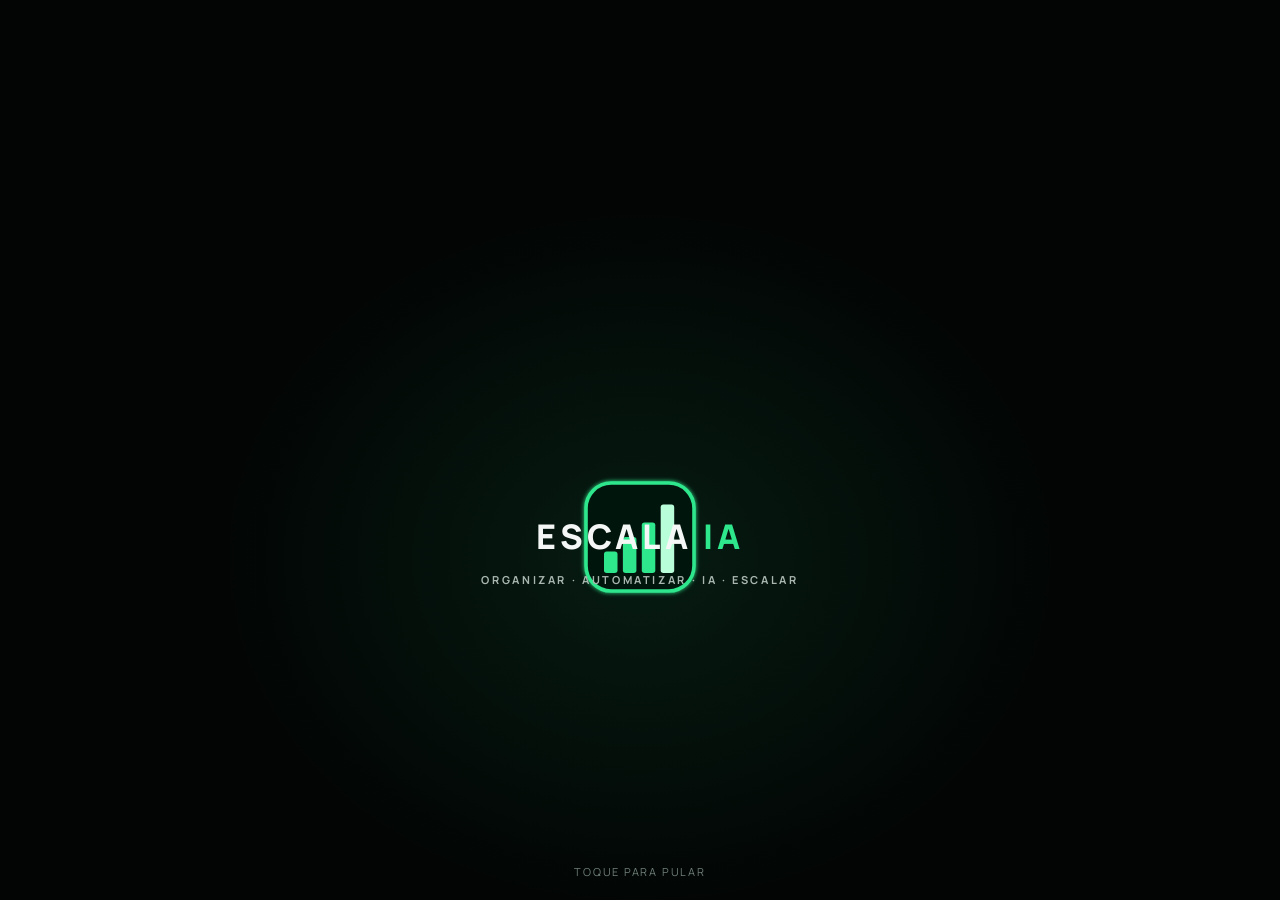
<file: lp05/index.html>
<!DOCTYPE html>
<html lang="pt-BR">
<head>
<meta charset="utf-8">
<meta name="viewport" content="width=device-width, initial-scale=1, viewport-fit=cover">
<title>Escala IA · Tiago Almeida · 11 de dezembro · Alphaville</title>
<meta name="description" content="Evento presencial para donos de empresa: transforme o WhatsApp em uma operação inteligente de vendas e atendimento com processos, automação e IA. 11/12, Alphaville.">
<meta property="og:title" content="Escala IA · Como criar um negócio digital do zero usando IA">
<meta property="og:description" content="11/12, Alphaville. Com Tiago Almeida, fundador da Devzapp.">
<meta property="og:image" content="https://eventos.v8.ia.br/escala-ia/img/preview.jpg">
<link rel="preconnect" href="https://fonts.googleapis.com">
<link rel="preconnect" href="https://fonts.gstatic.com" crossorigin>
<link href="https://fonts.googleapis.com/css2?family=Manrope:wght@400;500;600;700;800&display=swap" rel="stylesheet">
<style>
/* Layout: quiz-gated capture, then a long sales page that walks dor interna → crenças → mecanismo dos 4 pilares → autoridade → ingressos. */
:root{
  --bg:#06090A;--bg2:#0A100E;--surface:#0D1513;--surface2:#121D19;
  --text:#F4F7F5;--muted:#A9B7B0;--dim:#6F7E77;--line:#22332C;
  --green:#2EE68C;--green2:#B8FFD9;--green-t:#7CF5B9;--green-bg:rgba(46,230,140,.08);
  --red:#FF8A8A;--wa:#1F2C27;--max:1120px;
  --font:"Manrope",system-ui,-apple-system,"Segoe UI",sans-serif;
}
*{box-sizing:border-box}
html{scroll-behavior:smooth}
body{margin:0;background:var(--bg);color:var(--text);font-family:var(--font);font-size:16px;line-height:1.55;-webkit-font-smoothing:antialiased}
img{max-width:100%;display:block}
a{color:inherit}
.hidden{display:none!important}
.wrap{max-width:var(--max);margin:0 auto;padding-left:max(20px,env(safe-area-inset-left,0px));padding-right:max(20px,env(safe-area-inset-right,0px))}
.eyebrow{font-size:12px;font-weight:800;letter-spacing:.18em;text-transform:uppercase;color:var(--green)}
.g{color:var(--green)}
.strike{text-decoration:line-through;text-decoration-color:var(--red);text-decoration-thickness:3px;color:var(--muted)}
h1,h2,h3{margin:0;letter-spacing:-.025em;text-wrap:balance;line-height:1.08}
h2{font-size:clamp(30px,4.2vw,48px);font-weight:800}
.lead{color:var(--muted);font-size:18px;max-width:640px}
section{padding-block:96px}
.sec-head{display:flex;flex-direction:column;gap:14px;margin-bottom:44px}
.sec-head.center{align-items:center;text-align:center}
.sec-head.center .lead{margin:0 auto}
.btn{display:inline-flex;align-items:center;justify-content:center;gap:8px;font:inherit;font-weight:800;font-size:16px;border-radius:12px;padding:16px 26px;border:0;cursor:pointer;text-decoration:none;transition:transform .15s,box-shadow .15s}
.btn-primary{background:var(--green);color:#03140B;box-shadow:0 10px 30px -10px rgba(46,230,140,.6)}
.btn-primary:hover{transform:translateY(-1px);box-shadow:0 14px 34px -10px rgba(46,230,140,.75)}
.btn-ghost{background:transparent;color:var(--text);border:1px solid var(--line)}
.btn-ghost:hover{border-color:var(--muted)}
.btn:focus-visible,.option:focus-visible,input:focus-visible,summary:focus-visible{outline:2px solid var(--green);outline-offset:3px}
.brand{display:flex;align-items:center;gap:12px;text-decoration:none}
.brand .mark{width:40px;height:40px;border-radius:10px;background:linear-gradient(135deg,var(--green),#13A862);display:grid;place-items:center;font-weight:800;font-size:14px;color:#03140B}
.brand b{display:block;font-size:15px;letter-spacing:.04em}
.brand small{display:block;font-size:11px;letter-spacing:.16em;color:var(--muted);font-weight:700}

/* ===== ABERTURA: ponto → 4 feixes → 4 pilares → logo Escala IA ===== */
body.lock{overflow:hidden}
#pre{position:fixed;inset:0;z-index:100;background:radial-gradient(600px 500px at 50% 62%,rgba(46,230,140,.10),transparent 70%),#020504;display:flex;flex-direction:column;align-items:center;justify-content:center;gap:6px;cursor:pointer;transition:opacity .5s ease,visibility .5s}
#pre.off{opacity:0;visibility:hidden}
#pre .stage{width:min(78vw,360px);aspect-ratio:400/470;overflow:visible}
#pre .px{position:absolute;width:5px;height:5px;background:var(--green);opacity:0;animation:px 2.6s ease-in-out infinite}
@keyframes px{0%,100%{opacity:0}50%{opacity:.7}}
#pre .seed{transform-box:fill-box;transform-origin:center;opacity:0;animation:seed .6s ease-out .1s forwards,seedOut .5s ease-in 2.05s forwards}
@keyframes seed{0%{opacity:0;transform:scale(0)}60%{opacity:1;transform:scale(1.8)}100%{opacity:1;transform:scale(1)}}
@keyframes seedOut{to{opacity:0;transform:scale(3)}}
#pre .beam{transform-box:view-box;transform-origin:200px 440px;transform:scaleY(0);opacity:0;animation:beam .8s cubic-bezier(.2,.8,.2,1) forwards,beamOut .5s ease-in 1.95s forwards}
#pre .b1{animation-delay:.55s,1.95s}#pre .b2{animation-delay:.63s,2s}#pre .b3{animation-delay:.71s,2.05s}#pre .b4{animation-delay:.79s,2.1s}
@keyframes beam{0%{opacity:0;transform:scaleY(0)}30%{opacity:1}100%{opacity:1;transform:scaleY(1)}}
@keyframes beamOut{to{opacity:0;transform:scaleY(0)}}
#pre .ic{transform-box:fill-box;transform-origin:center;opacity:0;animation:icIn .45s cubic-bezier(.2,1.4,.4,1) forwards,icUnify .55s cubic-bezier(.6,0,.4,1) 1.95s forwards}
#pre .ic1{animation-delay:1.2s,1.95s}#pre .ic2{animation-delay:1.3s,1.95s}#pre .ic3{animation-delay:1.4s,1.95s}#pre .ic4{animation-delay:1.5s,1.95s}
@keyframes icIn{0%{opacity:0;transform:scale(0)}100%{opacity:1;transform:scale(1)}}
@keyframes icUnify{0%{opacity:1;transform:translate(0,0) scale(1)}100%{opacity:0;transform:translate(var(--dx),var(--dy)) scale(.25)}}
#pre .frame{stroke-dasharray:480;stroke-dashoffset:480;fill-opacity:0;animation:frame .55s ease-out 2.35s forwards}
@keyframes frame{to{stroke-dashoffset:0;fill-opacity:1}}
#pre .bar{transform-box:fill-box;transform-origin:center bottom;transform:scaleY(0);animation:bar .4s cubic-bezier(.2,1.3,.4,1) forwards}
#pre .bar1{animation-delay:2.5s}#pre .bar2{animation-delay:2.58s}#pre .bar3{animation-delay:2.66s}#pre .bar4{animation-delay:2.74s}
@keyframes bar{to{transform:scaleY(1)}}
#pre .flash{transform-box:fill-box;transform-origin:center;opacity:0;animation:flash .7s ease-out 2.45s forwards}
@keyframes flash{0%{opacity:0;transform:scale(.6)}40%{opacity:.9}100%{opacity:0;transform:scale(1.6)}}
#pre .word{text-align:center;opacity:0;transform:translateY(8px);animation:word .5s ease-out 2.85s forwards;margin-top:-18%}
#pre .word b{display:block;font-size:clamp(26px,6vw,34px);font-weight:800;letter-spacing:.12em;color:var(--text)}
#pre .word b span{color:var(--green)}
#pre .word small{display:block;margin-top:8px;font-size:11px;font-weight:700;letter-spacing:.24em;color:var(--muted)}
@keyframes word{to{opacity:1;transform:none}}
#pre .skip{position:absolute;bottom:calc(20px + env(safe-area-inset-bottom,0px));font-size:11px;letter-spacing:.16em;color:var(--dim)}
@media (prefers-reduced-motion:reduce){#pre{display:none}}
/* marca: 4 barras subindo (os 4 pilares viram escala) */
.mark svg{width:58%;height:58%}

/* ===== QUIZ ===== */
#quizScreen{min-height:100dvh;background:radial-gradient(900px 600px at 15% 0%,rgba(46,230,140,.12),transparent 60%),var(--bg);padding-block:16px 32px}
.quiz-col{max-width:540px;margin:0 auto;display:flex;flex-direction:column;gap:14px}
.quiz-visual{position:relative;height:220px;border-radius:22px;overflow:hidden;border:1px solid var(--line)}
.quiz-visual img{position:absolute;inset:0;width:100%;height:100%;object-fit:cover;object-position:55% 38%;transform:scale(1.35);transform-origin:50% 30%}
.quiz-visual::after{content:"";position:absolute;inset:0;background:linear-gradient(180deg,rgba(6,9,10,.35) 0%,rgba(6,9,10,0) 30%,rgba(6,9,10,.92) 100%)}
.quiz-visual .brand{position:absolute;z-index:1;top:16px;left:18px}
.quiz-visual .vc{position:absolute;z-index:1;left:20px;right:20px;bottom:16px;display:flex;flex-direction:column;gap:6px}
.quiz-visual h1{font-size:clamp(22px,2.8vw,30px);font-weight:800}
.quiz-card{background:var(--surface);border:1px solid var(--line);border-radius:18px;padding:22px 24px;display:flex;flex-direction:column}
.qbar{display:flex;justify-content:space-between;font-size:12px;font-weight:800;letter-spacing:.14em;color:var(--muted)}
.progress{height:5px;background:var(--line);border-radius:99px;margin:10px 0 18px;overflow:hidden}
.progress span{display:block;height:100%;width:20%;background:var(--green);border-radius:99px;transition:width .3s}
.q{display:none}.q.active{display:block}
.qnum{font-size:12px;font-weight:800;letter-spacing:.16em;color:var(--green);margin-bottom:10px}
.q h2{font-size:clamp(20px,2.2vw,24px);font-weight:800}
.q p{color:var(--muted);margin:6px 0 14px;font-size:14px}
.options{display:flex;flex-direction:column;gap:8px}
.option{display:flex;align-items:center;gap:12px;text-align:left;font:inherit;font-size:15px;color:var(--text);background:var(--bg2);border:1px solid var(--line);border-radius:10px;padding:11px 14px;cursor:pointer;transition:border-color .15s,background .15s}
.option:hover{border-color:#3A5A4C}
.option .dot{width:18px;height:18px;border-radius:50%;border:2px solid var(--dim);flex:none}
.option.selected{border-color:var(--green);background:var(--green-bg)}
.option.selected .dot{border-color:var(--green);background:radial-gradient(circle,var(--green) 45%,transparent 50%)}
.hint{font-size:12px;color:var(--dim);margin:0;padding-top:12px}
#leadForm{display:none}#leadForm.active{display:flex;flex-direction:column;gap:14px}
#leadForm h2{font-size:30px;font-weight:800}
#leadForm>p{color:var(--muted);margin:0 0 6px}
.field{display:flex;flex-direction:column;gap:6px}
.field label{font-size:14px;font-weight:700}
.field input{font:inherit;color:var(--text);background:var(--bg2);border:1px solid var(--line);border-radius:10px;padding:14px 16px}
.field input::placeholder{color:var(--dim)}
.two{display:grid;grid-template-columns:1fr 1fr;gap:14px}
.form-actions{display:flex;gap:10px;flex-wrap:wrap;margin-top:4px}
.form-actions .btn-primary{flex:1}
#formError{color:var(--red);font-size:14px;min-height:20px;margin:0}
.privacy{font-size:12px;color:var(--dim);margin:0}

/* ===== EVENT PAGE ===== */
header.nav{position:sticky;top:env(safe-area-inset-top,0px);z-index:20;background:rgba(6,9,10,.85);backdrop-filter:blur(12px);border-bottom:1px solid rgba(34,51,44,.6)}
body::before{content:"";position:fixed;inset:0 0 auto;height:env(safe-area-inset-top,0px);z-index:21;background:var(--bg)}
header.nav .wrap{display:flex;align-items:center;justify-content:space-between;height:68px}
header.nav .btn{padding:11px 18px;font-size:14px}

.hero{padding-block:40px 72px;background:radial-gradient(1000px 640px at 85% 10%,rgba(46,230,140,.14),transparent 60%)}
.hero-grid{display:grid;grid-template-columns:.8fr 1.2fr;gap:56px;align-items:center}
.hero-txt{display:flex;flex-direction:column;align-items:flex-start}
.hero h1{font-size:clamp(36px,4.6vw,58px);font-weight:800;margin-top:14px}
.hero .lead{margin-top:16px;font-size:19px}
.hero .lead b{color:var(--text)}
.hero-cta{margin-top:24px;min-width:300px}
.price-line{margin:10px 0 0;font-size:15px;color:var(--muted)}
.price-line b{color:var(--text);font-size:17px}
.meta{list-style:none;margin:20px 0 0;padding:0;display:flex;flex-direction:column;gap:8px;font-size:15px;color:var(--muted)}
.meta li{display:flex;align-items:center;gap:10px}
.meta b{color:var(--text)}
.meta svg{width:18px;height:18px;flex:none;fill:none;stroke:var(--green);stroke-width:1.8;stroke-linecap:round;stroke-linejoin:round}
.hero-photo{position:relative;border-radius:24px;overflow:hidden;border:1px solid var(--line);aspect-ratio:4/5;max-height:calc(100vh - 140px);width:100%}
.hero-photo img{width:100%;height:100%;object-fit:cover;object-position:60% 22%}
.hero-photo .badge{position:absolute;left:14px;right:14px;bottom:14px;background:rgba(6,9,10,.82);backdrop-filter:blur(8px);border:1px solid var(--line);border-radius:14px;padding:12px 14px;font-size:13px;color:var(--muted)}
.hero-photo .badge b{color:var(--text);display:block;font-size:15px}

/* Dor: conversa de WhatsApp */
.pain{background:var(--bg2);border-block:1px solid var(--line)}
.pain-grid{display:grid;grid-template-columns:1fr 1fr;gap:56px;align-items:center}
.pain-grid .quote{font-size:clamp(22px,2.4vw,28px);font-weight:700;line-height:1.3;border-left:3px solid var(--green);padding-left:20px;margin-top:28px}
.phone{background:#0B1411;border:1px solid var(--line);border-radius:28px;padding:18px;max-width:440px;margin-left:auto;width:100%}
.phone-top{display:flex;align-items:center;gap:12px;padding:6px 6px 16px;border-bottom:1px solid var(--line);margin-bottom:14px}
.phone-top .av{width:38px;height:38px;border-radius:50%;background:var(--surface2);display:grid;place-items:center;font-weight:800;color:var(--green);font-size:13px}
.phone-top b{display:block;font-size:15px}
.phone-top span{font-size:12px;color:var(--red)}
.chats{display:flex;flex-direction:column;gap:9px}
.msg{align-self:flex-start;max-width:88%;background:var(--wa);border-radius:4px 14px 14px 14px;padding:9px 12px 7px;font-size:15px;line-height:1.35}
.msg time{display:block;text-align:right;font-size:11px;color:var(--dim);margin-top:2px}
.unread{align-self:center;font-size:12px;font-weight:700;color:#03140B;background:var(--green);border-radius:99px;padding:3px 12px;margin-block:4px}

/* Crenças */
.myths{display:flex;flex-direction:column;gap:12px}
.myth{display:grid;grid-template-columns:1fr auto 1fr;gap:18px;align-items:center;background:var(--surface);border:1px solid var(--line);border-radius:16px;padding:20px 24px}
.myth .no{color:var(--muted);text-decoration:line-through;text-decoration-color:rgba(255,138,138,.7)}
.myth .arrow{color:var(--green);font-weight:800}
.myth .yes{font-weight:700}
.myth small{display:block;font-size:11px;letter-spacing:.14em;font-weight:800;text-transform:uppercase;margin-bottom:4px;text-decoration:none}
.myth .no small{color:var(--red)} .myth .yes small{color:var(--green)}

/* Mecanismo */
.mech{background:radial-gradient(900px 500px at 50% 0%,rgba(46,230,140,.10),transparent 60%)}
.pillars{display:grid;grid-template-columns:repeat(4,minmax(0,1fr));gap:14px;counter-reset:p}
.pillar{background:var(--surface);border:1px solid var(--line);border-radius:18px;padding:26px 22px;display:flex;flex-direction:column;gap:12px;position:relative}
.pillar .n{font-size:13px;font-weight:800;color:var(--green);letter-spacing:.1em}
.pillar h3{font-size:24px;font-weight:800}
.pillar p{margin:0;color:var(--muted);font-size:15px}
.pillar ul{list-style:none;margin:6px 0 0;padding:14px 0 0;border-top:1px solid var(--line);display:flex;flex-direction:column;gap:8px;font-size:14.5px}
.pillar li{padding-left:18px;position:relative}
.pillar li::before{content:"→";position:absolute;left:0;color:var(--green)}
.pillar:not(:last-child)::after{content:"";position:absolute;top:50%;right:-14px;width:14px;height:2px;background:var(--line)}
.mech-note{margin-top:28px;text-align:center;color:var(--muted)}
.mech-note b{color:var(--text)}

/* Benefícios */
.benefits{display:grid;grid-template-columns:repeat(3,minmax(0,1fr));gap:12px}
.benefit{display:flex;gap:14px;align-items:flex-start;padding:18px 20px;background:var(--surface);border:1px solid var(--line);border-radius:14px}
.benefit i{flex:none;width:26px;height:26px;border-radius:8px;background:var(--green-bg);color:var(--green);display:grid;place-items:center;font-style:normal;font-weight:800;font-size:14px}

/* Para quem */
.fit{display:grid;grid-template-columns:1.3fr 1fr;gap:16px}
.fit-card{border-radius:18px;padding:30px;border:1px solid var(--line);background:var(--surface)}
.fit-card.yes{border-color:rgba(46,230,140,.4);background:linear-gradient(180deg,var(--green-bg),var(--surface) 70%)}
.fit-card h3{font-size:22px;margin-bottom:18px}
.fit-card ul{list-style:none;margin:0;padding:0;display:flex;flex-direction:column;gap:12px}
.fit-card li{display:flex;gap:12px}
.fit-card li::before{flex:none;font-weight:800}
.fit-card.yes li::before{content:"✓";color:var(--green)}
.fit-card.no li::before{content:"✕";color:var(--red)}
.fit-card.no li{color:var(--muted)}

/* Autoridade */
.about{background:var(--bg2);border-block:1px solid var(--line);padding:0}
.about-grid{display:grid;grid-template-columns:1fr 1fr;min-height:640px}
.about-photo{position:relative;overflow:hidden}
.about-photo img{position:absolute;inset:0;width:100%;height:100%;object-fit:cover;object-position:center 20%}
.about-txt{padding:80px 56px;display:flex;flex-direction:column;gap:18px;justify-content:center}
.about-txt p{margin:0;color:var(--muted)}
.about-txt p b{color:var(--text)}
.stats{display:grid;grid-template-columns:repeat(2,minmax(0,1fr));gap:10px;margin-top:8px}
.stat{background:var(--surface);border:1px solid var(--line);border-radius:14px;padding:16px 18px}
.stat b{display:block;font-size:30px;font-weight:800;color:var(--green);letter-spacing:-.02em;line-height:1.1;font-variant-numeric:tabular-nums}
.stat span{font-size:13px;color:var(--muted)}
.about-quote{font-size:19px;font-weight:700;color:var(--text);border-left:3px solid var(--green);padding-left:18px;margin-top:6px}
.note{font-size:12px;color:var(--dim)}


/* Prova: sociedade com Pablo Marçal */
.proof{padding-block:96px}
.proof-card{display:grid;grid-template-columns:1.25fr .75fr;border:1px solid var(--line);border-radius:28px;overflow:hidden;background:var(--surface)}
.proof-photo{position:relative;min-height:520px}
.proof-photo img{position:absolute;inset:0;width:100%;height:100%;object-fit:cover;object-position:58% 35%}
.proof-photo::after{content:"";position:absolute;inset:0;background:linear-gradient(90deg,transparent 60%,var(--surface))}
.proof-txt{padding:56px 48px 56px 24px;display:flex;flex-direction:column;gap:18px;justify-content:center}
.proof-txt p{margin:0;color:var(--muted)}
.proof-txt p b{color:var(--text)}
.proof-pill{align-self:flex-start;display:inline-flex;align-items:baseline;gap:8px;background:var(--green-bg);border:1px solid rgba(46,230,140,.35);border-radius:14px;padding:12px 16px}
.proof-pill b{white-space:nowrap;font-size:30px;font-weight:800;color:var(--green);letter-spacing:-.02em;line-height:1}
.proof-pill span{font-size:14px;color:var(--text);font-weight:600}
.proof-list{list-style:none;margin:0;padding:0;display:flex;flex-direction:column;gap:10px;font-size:15px}
.proof-list li{display:flex;gap:10px}.proof-list li::before{content:"✓";color:var(--green);font-weight:800}

/* Ingressos */
.tickets{display:grid;grid-template-columns:minmax(0,1fr);gap:16px;max-width:460px;margin:0 auto}
.ticket{background:var(--surface);border:1px solid var(--line);border-radius:20px;display:flex;flex-direction:column;overflow:hidden;position:relative}
.ticket.feat{border-color:var(--green);box-shadow:0 30px 60px -30px rgba(46,230,140,.45)}
.t-head{padding:24px 26px 18px;border-bottom:1px dashed var(--line)}
.t-head small{font-size:11px;letter-spacing:.18em;font-weight:800;color:var(--muted)}
.t-head h3{font-size:30px;font-weight:800;margin-top:4px}
.ticket.feat .t-head{background:linear-gradient(180deg,var(--green-bg),transparent)}
.ticket.feat .t-head h3{color:var(--green)}
.tag{position:absolute;top:20px;right:20px;font-size:11px;font-weight:800;letter-spacing:.1em;text-transform:uppercase;color:#03140B;background:var(--green);border-radius:99px;padding:4px 10px}
.tag.outline{background:transparent;color:var(--green-t);border:1px solid var(--green-t)}
.t-body{padding:22px 26px;display:flex;flex-direction:column;gap:16px;flex:1}
.t-body>p{margin:0;color:var(--muted);font-size:15px}
.t-body ul{list-style:none;margin:0;padding:0;display:flex;flex-direction:column;gap:10px;font-size:15px}
.t-body li{display:flex;gap:10px}.t-body li::before{content:"✓";color:var(--green);font-weight:800}
.price{margin-top:auto;padding-top:18px;border-top:1px solid var(--line)}
.price small{font-size:12px;color:var(--muted)}
.price .v{font-size:48px;font-weight:800;letter-spacing:-.03em;line-height:1.05;font-variant-numeric:tabular-nums}
.price .v sup{font-size:18px;vertical-align:top;margin-right:4px;position:relative;top:10px}
.price .inst{font-size:13px;color:var(--green-t)}
.vagas{font-size:13px;font-weight:700;color:var(--red)}
.ticket .btn{width:100%;margin-top:14px;font-size:15px}
.ticket:not(.feat) .btn{background:var(--surface2);color:var(--text);border:1px solid #2E463B;box-shadow:none}
.ticket:not(.feat) .btn:hover{border-color:var(--green)}
.t-msg{font-size:13px;color:var(--green-t);min-height:0;margin:8px 0 0}
.t-help{text-align:center;margin-top:24px;color:var(--muted);font-size:15px}
.t-help a{color:var(--green);font-weight:700}

/* CTA final */
.final{padding-block:0 96px}
.final-card{position:relative;border-radius:28px;overflow:hidden;border:1px solid var(--line);display:grid;grid-template-columns:1.2fr .8fr;background:var(--surface)}
.final-txt{padding:60px 56px;display:flex;flex-direction:column;gap:18px;justify-content:center}
.final-txt h2{font-size:clamp(30px,3.6vw,44px)}
.final-txt p{margin:0;color:var(--muted)}
.final-photo{position:relative;min-height:420px}
.final-photo img{position:absolute;inset:0;width:100%;height:100%;object-fit:cover;object-position:center 20%}
.final-photo::before{content:"";position:absolute;inset:0;z-index:1;background:linear-gradient(90deg,var(--surface),transparent 40%)}
.final-meta{font-size:14px;color:var(--dim)}

/* FAQ */
.faq{max-width:800px;margin:0 auto;display:flex;flex-direction:column;gap:10px}
details{background:var(--surface);border:1px solid var(--line);border-radius:14px;padding:0 22px}
summary{cursor:pointer;list-style:none;padding:20px 0;font-weight:700;font-size:17px;display:flex;justify-content:space-between;gap:16px}
summary::-webkit-details-marker{display:none}
summary::after{content:"+";color:var(--green);font-size:22px;line-height:1;transition:transform .2s}
details[open] summary::after{transform:rotate(45deg)}
details p{margin:0 0 20px;color:var(--muted)}
footer{border-top:1px solid var(--line);padding-block:28px;text-align:center;font-size:13px;color:var(--dim)}

@media (max-width:960px){
  .pain-grid,.about-grid,.final-card,.fit{grid-template-columns:1fr}
  .hero{position:relative;padding-block:0 56px;overflow:hidden}
  .hero-grid{display:block}
  .hero-photo{position:absolute;top:0;left:0;right:0;height:300px;max-height:none;aspect-ratio:auto;border:0;border-radius:0}
  .hero-photo img{object-position:55% 40%;transform:scale(1.55);transform-origin:52% 22%}
  .hero-photo::after{content:"";position:absolute;inset:0;background:linear-gradient(180deg,rgba(6,9,10,0) 35%,var(--bg) 96%)}
  .hero-photo .badge{display:none}
  .hero-txt{position:relative;z-index:1;padding-top:196px}
  .hero-cta{width:100%;min-width:0}
  .price-line{align-self:center}
  .phone{margin:0 auto}
  .pillars{grid-template-columns:repeat(2,minmax(0,1fr))}
  .pillar::after{display:none}
  .benefits,.tickets{grid-template-columns:1fr}
  .about-photo{min-height:420px}
  .about-txt{padding:48px 20px}
  .proof-card{grid-template-columns:1fr}
  .proof-photo{min-height:400px}
  .proof-photo img{object-position:55% 30%}
  .proof-photo::after{background:linear-gradient(0deg,var(--surface),transparent 25%)}
  .proof-txt{padding:28px 24px 40px}
  .proof{padding-block:72px}
  .final-photo{min-height:300px;order:-1}
  .final-photo::before{background:linear-gradient(0deg,var(--surface),transparent 50%)}
  .final-txt{padding:36px 24px 44px}
  section{padding-block:72px}
}
@media (max-width:600px){
  .quiz-card{padding:24px 20px}
  .two{grid-template-columns:1fr}
  .quiz-card{padding:14px 14px 12px}
  .progress{margin:10px 0 16px}
  .q h2{font-size:18px}
  .q p{margin:6px 0 12px;font-size:14px}
  .options{gap:8px}
  .option{padding:9px 12px;font-size:14px}
  .hint{display:none}
  #quizScreen{padding-block:0 24px}
  #quizScreen>.wrap{padding-left:0;padding-right:0}
  .quiz-col{gap:0}
  .quiz-visual{height:300px;border-radius:0 0 22px 22px;border:0}
  #leadForm.active{gap:10px}
  #leadForm h2{font-size:20px}
  #leadForm>p{display:none}
  .field{gap:4px}
  .field label{font-size:13px}
  .field input{padding:11px 13px}
  .form-actions .btn{padding:13px 16px}
  .privacy{font-size:11px}
  .quiz-visual .brand{top:12px;left:16px}
  .quiz-visual .brand .mark{width:32px;height:32px;font-size:12px}
  .quiz-visual .vc{left:16px;right:16px;bottom:14px}
  .quiz-visual .eyebrow{display:none}
  .quiz-visual h1{font-size:22px}
  .quiz-card{margin:-8px 14px 0;position:relative}
  .hero h1{font-size:28px;margin-top:6px}
  .hero .lead{font-size:15px;margin-top:10px;line-height:1.45}
  .hero-cta{margin-top:16px;padding:15px 20px}
  .price-line{margin-top:8px;font-size:14px}
  .meta{margin-top:14px;gap:6px;font-size:14px}
  header.nav .wrap{height:56px}
  header.nav .btn{padding:9px 14px;font-size:13px}
  .pillars{grid-template-columns:1fr}
  .myth{grid-template-columns:1fr;gap:8px}
  .myth .arrow{display:none}
  header.nav .brand small{display:none}
}
/* Celular enxuto: menos texto, letras menores, seções mais próximas */
@media (max-width:600px){
  section{padding-block:40px}
  .hero{padding-block:0 40px}
  .proof{padding-block:40px}
  .sec-head{margin-bottom:20px;gap:8px}
  h2{font-size:25px}
  .lead{font-size:14px}
  .eyebrow{font-size:10px}
  .pain-grid{gap:24px}
  .pain-grid .lead{display:none}
  .pain-grid .quote{font-size:18px;margin-top:16px}
  .phone{padding:12px;border-radius:20px}
  .msg{font-size:13.5px}
  .myths{gap:8px}
  .myth{padding:14px 16px;font-size:14px}
  .pillar{padding:16px;gap:6px;border-radius:14px}
  .pillar h3{font-size:18px}
  .pillar p{font-size:13px}
  .pillar ul{display:none}
  .mech-note{font-size:14px;margin-top:16px}
  .benefits{gap:8px}
  .benefit{padding:12px 14px;font-size:14px}
  .fit-card{padding:18px}
  .fit-card h3{font-size:18px;margin-bottom:12px}
  .fit-card ul{gap:8px;font-size:14px}
  .about-photo{min-height:280px;max-height:320px}
  .about-txt{padding:28px 20px 32px;gap:12px}
  .about-txt p{font-size:14px}
  .about-txt p:nth-of-type(3){display:none}
  .stat{padding:12px 14px}
  .stat b{font-size:22px}
  .stat span{font-size:12px}
  .about-quote{font-size:16px}
  .proof-photo{min-height:260px}
  .proof-txt{padding:20px 18px 26px;gap:12px}
  .proof-txt p{font-size:14px}
  .proof-txt p:last-child{display:none}
  .proof-list{font-size:14px;gap:6px}
  .proof-pill b{font-size:24px}
  .tickets{gap:12px}
  .t-head{padding:16px 18px 12px}
  .t-head h3{font-size:24px}
  .t-body{padding:16px 18px;gap:12px}
  .t-body>p{font-size:13px}
  .t-body ul{font-size:13.5px;gap:7px}
  .price .v{font-size:40px}
  .final{padding-block:0 40px}
  .final-photo{min-height:240px}
  .final-txt{padding:24px 20px 30px;gap:12px}
  .final-txt h2{font-size:25px}
  .final-txt p{font-size:14px}
  summary{font-size:14.5px;padding:14px 0}
  details{padding:0 16px}
  details p{font-size:14px;margin-bottom:14px}
}
/* Celulares baixos (ex.: 360×640, 375×667): mantém a primeira dobra sem rolar */
@media (max-width:600px) and (max-height:700px){
  .quiz-visual{height:260px}
  .quiz-visual h1{font-size:19px}
  .quiz-card{padding:14px 14px}
  .progress{margin:8px 0 12px}
  .qnum{margin-bottom:6px}
  .q h2{font-size:17px}
  .q p{display:none}
  .q h2{margin-bottom:12px}
  .options{gap:7px}
  .option{padding:8px 12px;font-size:14px}
  .hero-photo{height:250px}
  .hero-txt{padding-top:150px}
  .hero h1{font-size:26px}
  .hero-cta{margin-top:12px;padding:14px 18px}
  .price-line{margin-top:6px}
  .meta{margin-top:10px;gap:4px;font-size:13.5px}
}
@media (max-width:380px) and (max-height:650px){
  .hero-photo{height:230px}
  .hero-txt{padding-top:132px}
  .hero h1{font-size:24px}
  .hero .lead{font-size:14px;margin-top:8px}
}
@media (max-width:960px){
  .hero{min-height:calc(100svh - 52px);display:flex;flex-direction:column}
  .hero-grid{flex:1;display:flex;flex-direction:column;justify-content:flex-end}
  .hero-photo{height:max(300px,calc(100% - 330px))}
}
@media (max-width:600px) and (max-height:700px){.hero-photo{height:max(250px,calc(100% - 330px))}}

/* ===== lotes ===== */
.seats{display:flex;flex-direction:column;gap:5px;min-width:0;flex:1}
.seats.hide{visibility:hidden}
.seats .st{display:flex;justify-content:space-between;align-items:baseline;gap:10px;font-size:11px;letter-spacing:.16em;font-weight:800;text-transform:uppercase;color:var(--muted);white-space:nowrap}
.seats .st b{color:var(--green);letter-spacing:.04em;font-size:12.5px;overflow:hidden;text-overflow:ellipsis}
.seats .grid{display:grid;grid-template-columns:repeat(24,minmax(0,1fr));gap:2px}
.seats .s{aspect-ratio:1;border:1px solid rgba(46,230,140,.45);border-radius:2px;background:#0d1714}
.seats .s.on{background:linear-gradient(180deg,#B8FFD9,#2EE68C);border-color:#2EE68C}
.seats .s.me{background:#fff;border-color:#fff;box-shadow:0 0 6px 1px rgba(255,255,255,.75);animation:seatp 1.6s ease-in-out infinite}
.seats .s.l2,.seats .s.l3{background:url("data:image/svg+xml,%3Csvg xmlns='http://www.w3.org/2000/svg' viewBox='0 0 24 24' fill='none' stroke='%2304140C' stroke-width='2.6' stroke-linecap='round'%3E%3Crect x='5' y='11' width='14' height='10' rx='2' fill='%2304140C'/%3E%3Cpath d='M8 11V8a4 4 0 0 1 8 0v3'/%3E%3C/svg%3E") center/72% no-repeat,linear-gradient(180deg,#1FAE68,#0E6B3E);border-color:#1FAE68;opacity:.55}
.seats .s.l3{background:url("data:image/svg+xml,%3Csvg xmlns='http://www.w3.org/2000/svg' viewBox='0 0 24 24' fill='none' stroke='%2304140C' stroke-width='2.6' stroke-linecap='round'%3E%3Crect x='5' y='11' width='14' height='10' rx='2' fill='%2304140C'/%3E%3Cpath d='M8 11V8a4 4 0 0 1 8 0v3'/%3E%3C/svg%3E") center/72% no-repeat,linear-gradient(180deg,#147A49,#08402A);opacity:.5}
@keyframes seatp{0%,100%{opacity:1}50%{opacity:.4}}
.seats .lg{display:flex;flex-wrap:wrap;gap:6px 14px;font-size:12px;color:var(--muted);margin-top:4px}
.seats .lg i{display:inline-block;width:11px;height:11px;border-radius:2px;margin-right:5px;vertical-align:-1px}
.seats .lg .a{background:#2EE68C}.seats .lg .c{border:1px solid rgba(46,230,140,.6)}
.seats .lg .d{background:url("data:image/svg+xml,%3Csvg xmlns='http://www.w3.org/2000/svg' viewBox='0 0 24 24' fill='none' stroke='%2304140C' stroke-width='2.6' stroke-linecap='round'%3E%3Crect x='5' y='11' width='14' height='10' rx='2' fill='%2304140C'/%3E%3Cpath d='M8 11V8a4 4 0 0 1 8 0v3'/%3E%3C/svg%3E") center/80% no-repeat,#1FAE68;opacity:.7}.seats .lg .e{background:url("data:image/svg+xml,%3Csvg xmlns='http://www.w3.org/2000/svg' viewBox='0 0 24 24' fill='none' stroke='%2304140C' stroke-width='2.6' stroke-linecap='round'%3E%3Crect x='5' y='11' width='14' height='10' rx='2' fill='%2304140C'/%3E%3Cpath d='M8 11V8a4 4 0 0 1 8 0v3'/%3E%3C/svg%3E") center/80% no-repeat,#0E6B3E;opacity:.7}
header.nav .seats{margin:0 16px;max-width:420px}
header.nav .seats .st>span:first-child{display:none}
.hero-seats{margin-top:18px}
.ticket .seats{margin:4px 0 14px}.ticket .seats .grid{grid-template-columns:repeat(12,minmax(0,1fr));gap:5px}.ticket .seats .s{border-radius:4px}
.lots{display:flex;align-items:stretch;width:100%;margin-top:18px}
.lots .l1{flex:0 0 70%;min-width:0;display:flex;flex-direction:column;justify-content:center;align-items:center;gap:3px;padding:15px 10px;border-radius:14px 0 0 14px;text-decoration:none;color:#04140C;text-align:center;background:#2EE68C;box-shadow:0 0 34px rgba(46,230,140,.45);position:relative;z-index:1;animation:lotp 2.2s ease-in-out infinite}
.lots .l1 b{font-size:18px;font-weight:800;letter-spacing:.02em}
.lots .l1 small,.ticket .lots .l1 small{color:#04140C!important;font-size:11.5px;font-weight:800;letter-spacing:.08em;text-transform:uppercase;opacity:.75}
.lots .l2{flex:0 0 30%;min-width:0;margin:-6px 0;border-radius:0 14px 14px 0;display:flex;flex-direction:column;justify-content:center;align-items:center;gap:2px;background:#1FAE68;color:#04140C;opacity:.5;cursor:not-allowed;text-align:center;padding:8px 4px}
.lots .l2 svg{width:15px;height:15px;fill:none;stroke:#04140C;stroke-width:2.4}
.lots .l2 b{font-size:11px;font-weight:800;letter-spacing:.1em}.lots .l2 span{font-size:15px;font-weight:800}
.lots.over .l1{opacity:.45;pointer-events:none;animation:none}.lots.over .l1 b{text-decoration:line-through}
.lots.over .l2{opacity:1;cursor:pointer}
@keyframes lotp{0%,100%{box-shadow:0 0 22px rgba(46,230,140,.3)}50%{box-shadow:0 0 40px rgba(46,230,140,.65)}}
.price-line .up{color:var(--green);font-weight:700}
.ticket .nx{display:block;margin-top:6px;font-size:13px;color:var(--muted)}
.lotpop{position:fixed;right:14px;bottom:14px;z-index:40;max-width:300px;background:#0D1513;border:1px solid var(--green);border-radius:14px;padding:12px 34px 12px 14px;box-shadow:0 20px 40px rgba(0,0,0,.6);font-size:13.5px;color:var(--muted);transform:translateY(140%);transition:transform .4s}
.lotpop.on{transform:none}.lotpop b{display:block;color:var(--text);font-size:15px;margin-bottom:2px}.lotpop b span{color:var(--green)}
.lotpop button{position:absolute;right:8px;top:6px;background:none;border:0;color:var(--muted);font-size:18px;cursor:pointer}
@media (max-width:960px){
  .hero-txt,.lots,.lots a,.lots span{min-width:0}
  header.nav .brand b,header.nav .brand small{display:none}
  header.nav .seats{margin:0 10px}
  .seats .st b{font-size:11px}
  .lots{margin-top:12px}.lots .l1{padding:12px 8px}.lots .l1 b{font-size:16px}.lots .l1 small{font-size:10px}.lots .l2 b{font-size:10px}.lots .l2 span{font-size:13.5px}
  .hero-seats{display:none}
}
@media (prefers-reduced-motion:reduce){*{transition:none!important;scroll-behavior:auto!important}}
</style>
</head>
<body>
<!-- ABERTURA: ponto → 4 feixes → 4 pilares → logo Escala IA (toque para pular) -->
<div id="pre" role="presentation" aria-hidden="true">
  <i class="px" style="left:12%;top:22%;animation-delay:0.2s"></i><i class="px" style="left:84%;top:18%;animation-delay:1.1s"></i><i class="px" style="left:20%;top:64%;animation-delay:0.7s"></i><i class="px" style="left:78%;top:58%;animation-delay:1.6s"></i><i class="px" style="left:8%;top:84%;animation-delay:1.3s"></i><i class="px" style="left:90%;top:80%;animation-delay:0.4s"></i><i class="px" style="left:30%;top:12%;animation-delay:1.9s"></i><i class="px" style="left:66%;top:90%;animation-delay:0.9s"></i><i class="px" style="left:50%;top:8%;animation-delay:2.2s"></i><i class="px" style="left:40%;top:78%;animation-delay:1.5s"></i>
  <svg class="stage" viewBox="0 0 400 470">
    <defs>
      <linearGradient id="gBeam" x1="0" y1="440" x2="0" y2="150" gradientUnits="userSpaceOnUse"><stop offset="0" stop-color="#2EE68C" stop-opacity=".95"/><stop offset=".55" stop-color="#2EE68C" stop-opacity=".28"/><stop offset="1" stop-color="#2EE68C" stop-opacity=".12"/></linearGradient>
      <linearGradient id="gEdge" x1="0" y1="440" x2="0" y2="150" gradientUnits="userSpaceOnUse"><stop offset="0" stop-color="#B8FFD9"/><stop offset="1" stop-color="#2EE68C" stop-opacity=".5"/></linearGradient>
      <radialGradient id="gSeed"><stop offset="0" stop-color="#fff"/><stop offset=".35" stop-color="#B8FFD9"/><stop offset="1" stop-color="#2EE68C" stop-opacity="0"/></radialGradient>
      <filter id="glow" x="-50%" y="-50%" width="200%" height="200%"><feGaussianBlur stdDeviation="2.2" result="b"/><feMerge><feMergeNode in="b"/><feMergeNode in="SourceGraphic"/></feMerge></filter>
    </defs>
    <g filter="url(#glow)"><polygon class="beam b1" points="200,440 69,150 121,150" fill="url(#gBeam)" stroke="url(#gEdge)" stroke-width="1.2"/><rect class="beam b1" x="69" y="146" width="52" height="5" rx="2" fill="#B8FFD9" opacity=".9"/><polygon class="beam b2" points="200,440 139,150 191,150" fill="url(#gBeam)" stroke="url(#gEdge)" stroke-width="1.2"/><rect class="beam b2" x="139" y="146" width="52" height="5" rx="2" fill="#B8FFD9" opacity=".9"/><polygon class="beam b3" points="200,440 209,150 261,150" fill="url(#gBeam)" stroke="url(#gEdge)" stroke-width="1.2"/><rect class="beam b3" x="209" y="146" width="52" height="5" rx="2" fill="#B8FFD9" opacity=".9"/><polygon class="beam b4" points="200,440 279,150 331,150" fill="url(#gBeam)" stroke="url(#gEdge)" stroke-width="1.2"/><rect class="beam b4" x="279" y="146" width="52" height="5" rx="2" fill="#B8FFD9" opacity=".9"/></g>
    <circle class="seed" cx="200" cy="440" r="14" fill="url(#gSeed)"/>
    <g transform="translate(95 114)"><g class="ic ic1" style="--dx:105px;--dy:136px"><circle r="31" fill="#04110B" stroke="#2EE68C" stroke-opacity=".55" stroke-width="1.5"/><g transform="translate(-19.2 -19.2) scale(1.6)" fill="none" stroke="#2EE68C" stroke-width="1.8" stroke-linecap="round" stroke-linejoin="round" filter="url(#glow)"><rect x="3" y="3" width="7.5" height="7.5" rx="1.5"/><rect x="13.5" y="3" width="7.5" height="7.5" rx="1.5"/><rect x="3" y="13.5" width="7.5" height="7.5" rx="1.5"/><rect x="13.5" y="13.5" width="7.5" height="7.5" rx="1.5"/></g></g></g><g transform="translate(165 114)"><g class="ic ic2" style="--dx:35px;--dy:136px"><circle r="31" fill="#04110B" stroke="#2EE68C" stroke-opacity=".55" stroke-width="1.5"/><g transform="translate(-19.2 -19.2) scale(1.6)" fill="none" stroke="#2EE68C" stroke-width="1.8" stroke-linecap="round" stroke-linejoin="round" filter="url(#glow)"><path d="M20.5 12a8.5 8.5 0 1 1-2.6-6.1L20.5 8.5"/><path d="M20.5 3v5.5H15"/></g></g></g><g transform="translate(235 114)"><g class="ic ic3" style="--dx:-35px;--dy:136px"><circle r="31" fill="#04110B" stroke="#2EE68C" stroke-opacity=".55" stroke-width="1.5"/><g transform="translate(-19.2 -19.2) scale(1.6)" fill="none" stroke="#2EE68C" stroke-width="1.8" stroke-linecap="round" stroke-linejoin="round" filter="url(#glow)"><path d="M12 2.5l2.3 7.2 7.2 2.3-7.2 2.3L12 21.5l-2.3-7.2L2.5 12l7.2-2.3z"/></g></g></g><g transform="translate(305 114)"><g class="ic ic4" style="--dx:-105px;--dy:136px"><circle r="31" fill="#04110B" stroke="#2EE68C" stroke-opacity=".55" stroke-width="1.5"/><g transform="translate(-19.2 -19.2) scale(1.6)" fill="none" stroke="#2EE68C" stroke-width="1.8" stroke-linecap="round" stroke-linejoin="round" filter="url(#glow)"><path d="M3 17.5l6-6 4 4 8-8"/><path d="M14.5 7.5H21V14"/></g></g></g>
    <circle class="flash" cx="200" cy="250" r="80" fill="url(#gSeed)"/>
    <g filter="url(#glow)">
      <rect class="frame" x="140" y="190" width="120" height="120" rx="28" fill="#06140E" stroke="#2EE68C" stroke-width="4"/>
      <rect class="bar bar1" x="160" y="266" width="15" height="24" rx="3" fill="#2EE68C"/>
      <rect class="bar bar2" x="181" y="250" width="15" height="40" rx="3" fill="#2EE68C"/>
      <rect class="bar bar3" x="202" y="234" width="15" height="56" rx="3" fill="#2EE68C"/>
      <rect class="bar bar4" x="223" y="214" width="15" height="76" rx="3" fill="#B8FFD9"/>
    </g>
  </svg>
  <div class="word"><b>ESCALA <span>IA</span></b><small>ORGANIZAR · AUTOMATIZAR · IA · ESCALAR</small></div>
  <span class="skip">TOQUE PARA PULAR</span>
</div>
<script>
(function(){var pre=document.getElementById('pre');if(!pre)return;
 if(matchMedia('(prefers-reduced-motion:reduce)').matches){pre.remove();return}
 document.body.classList.add('lock');
 var done=function(){if(pre.classList.contains('off'))return;pre.classList.add('off');document.body.classList.remove('lock');setTimeout(function(){pre.remove()},600)};
 setTimeout(done,3900);pre.addEventListener('click',done);})();
</script>

<!-- ================= QUIZ ================= -->
<main id="quizScreen">
  <div class="wrap">
    <div class="quiz-col">
      <div class="quiz-visual">
        <img src="../escala-ia/img/palco.jpg" alt="Tiago Almeida no palco, durante um evento" fetchpriority="high">
        <a class="brand" href="#"><span class="mark"><svg viewBox="0 0 24 24" aria-hidden="true"><rect x="3" y="14" width="3.6" height="7" rx="1" fill="#03140B"/><rect x="8.1" y="10.5" width="3.6" height="10.5" rx="1" fill="#03140B"/><rect x="13.2" y="7" width="3.6" height="14" rx="1" fill="#03140B"/><rect x="18.3" y="3" width="3.6" height="18" rx="1" fill="#03140B"/></svg></span><span><b>ESCALA IA</b><small>11/12 · ALPHAVILLE · SP</small></span></a>
        <div class="vc">
          <span class="eyebrow">Diagnóstico rápido · 1 minuto</span>
          <h1>Como criar um <span class="g">negócio digital do zero</span> usando IA.</h1>
        </div>
      </div>
      <div class="quiz-card">
        <div id="quizFlow">
          <div class="qbar"><span>SEU DIAGNÓSTICO</span><span id="stepLabel">1 DE 5</span></div>
          <div class="progress"><span id="progressBar"></span></div>
          <div id="questions"></div>
          <p class="hint">Escolha uma resposta para avançar automaticamente.</p>
        </div>

        <form id="leadForm" novalidate>
          <span class="eyebrow">Última etapa</span>
          <h2>Seu diagnóstico está pronto para ser liberado.</h2>
          <p>Informe seus dados para ver o evento e garantir seu ingresso do Escala IA, em 11 de dezembro, em Alphaville.</p>
          <div class="field"><label for="name">Nome completo *</label><input id="name" autocomplete="name" placeholder="Seu nome"></div>
          <div class="two">
            <div class="field"><label for="phone">WhatsApp com DDD *</label><input id="phone" inputmode="tel" autocomplete="tel" placeholder="(11) 99999-9999"></div>
            <div class="field"><label for="company">Empresa</label><input id="company" autocomplete="organization" placeholder="Nome da empresa"></div>
          </div>
          <div class="field"><label for="email">E-mail (opcional)</label><input id="email" type="email" autocomplete="email" placeholder="voce@empresa.com.br"></div>
          <p id="formError" role="alert"></p>
          <div class="form-actions">
            <button type="button" class="btn btn-ghost" id="backToQuiz">Voltar</button>
            <button type="submit" class="btn btn-primary" id="submitLead">Liberar meu acesso →</button>
          </div>
          <p class="privacy">Ao continuar, você recebe contato da equipe sobre este evento. Seus dados não serão usados para outra finalidade.</p>
        </form>
      </div>
    </div>
  </div>
</main>

<!-- ================= PÁGINA DO EVENTO ================= -->
<div id="eventPage" class="hidden">
  <header class="nav">
    <div class="wrap">
      <a class="brand" href="#topo"><span class="mark"><svg viewBox="0 0 24 24" aria-hidden="true"><rect x="3" y="14" width="3.6" height="7" rx="1" fill="#03140B"/><rect x="8.1" y="10.5" width="3.6" height="10.5" rx="1" fill="#03140B"/><rect x="13.2" y="7" width="3.6" height="14" rx="1" fill="#03140B"/><rect x="18.3" y="3" width="3.6" height="18" rx="1" fill="#03140B"/></svg></span><span><b>ESCALA IA</b><small>11/12 · ALPHAVILLE</small></span></a>
      <div class="seats hide" data-seats></div>
      <a class="btn btn-primary" href="#ingressos">Garantir ingresso</a>
    </div>
  </header>

  <!-- HERO: foto, headline, subheadline, botão, valor e local na primeira dobra -->
  <section class="hero" id="topo">
    <div class="wrap hero-grid">
      <div class="hero-photo">
        <img src="../escala-ia/img/palco.jpg" alt="Tiago Almeida no palco, durante um evento">
        <div class="badge"><b>Tiago Almeida</b>Fundador e CEO da Devzapp · sócio de Pablo Marçal há mais de 5 anos</div>
      </div>
      <div class="hero-txt">
        <span class="eyebrow">Evento presencial para empresários</span>
        <h1>Como criar um <span class="g">negócio digital do zero</span> usando IA.</h1>
        <p class="lead">Em 1 dia, aprenda o <b>passo a passo para criar um negócio digital do zero</b>, com a IA fazendo o trabalho pesado, com <b>Tiago Almeida</b>.</p>
        <div class="lots"><a class="l1" href="#ingressos"><b>LOTE 01 · R$ 197,00</b><small data-l1left>últimas vagas neste valor</small></a><span class="l2" aria-disabled="true"><svg viewBox="0 0 24 24"><rect x="5" y="11" width="14" height="10" rx="2"/><path d="M8 11V8a4 4 0 0 1 8 0v3"/></svg><b>LOTE 02</b><span>R$ 297,00</span></span></div>
        <p class="price-line">Lote 01 por apenas <b>R$ 197</b> · <span class="up">depois, R$ 297</span></p>
        <ul class="meta">
          <li><svg viewBox="0 0 24 24" aria-hidden="true"><rect x="3" y="5" width="18" height="16" rx="2"/><path d="M3 10h18M8 3v4M16 3v4"/></svg><span><b>11 de dezembro</b> · sexta · <span data-horario>A confirmar</span></span></li>
          <li><svg viewBox="0 0 24 24" aria-hidden="true"><path d="M12 21s-7-6.2-7-11.5A7 7 0 0 1 19 9.5C19 14.8 12 21 12 21z"/><circle cx="12" cy="9.5" r="2.5"/></svg><span><b>Presencial</b> · <span data-local>Alphaville · SP</span></span></li>
          <li><svg viewBox="0 0 24 24" aria-hidden="true"><circle cx="12" cy="8" r="4"/><path d="M4 21c1.5-4 4.5-6 8-6s6.5 2 8 6"/></svg><span><b>Tiago Almeida</b> · sócio de Pablo Marçal</span></li>
        </ul>
      </div>
    </div>
  </section>

  <!-- DOR INTERNA -->
  <section class="pain">
    <div class="wrap pain-grid">
      <div>
        <span class="eyebrow">A dor que ninguém fala</span>
        <h2 style="margin-top:14px">Você criou uma empresa para ter liberdade. <span class="g">E ela passou a depender de você.</span></h2>
        <p class="lead" style="margin-top:20px">Você trabalha muito e ainda sente que não controla a operação. Quer crescer, mas tem medo de que crescer traga mais trabalho, mais custo e mais problemas.</p>
        <p class="quote">Se a empresa para quando você para, o que falta é processo, não esforço.</p>
      </div>
      <div class="phone" aria-label="Exemplo de mensagens que todo empresário já mandou">
        <div class="phone-top"><span class="av">VC</span><span><b>Você, às 23h47</b><span>132 conversas sem resposta</span></span></div>
        <div class="chats">
          <div class="msg">Recebo muitos leads, mas minha equipe não consegue atender todo mundo.<time>23:41</time></div>
          <div class="msg">Meu WhatsApp está uma bagunça.<time>23:42</time></div>
          <div class="msg">Estou perdendo clientes porque demoro para responder.<time>23:43</time></div>
          <div class="unread">47 mensagens não lidas</div>
          <div class="msg">Não consigo acompanhar o que meus vendedores estão fazendo.<time>23:45</time></div>
          <div class="msg">Tenho medo de bloquear meu número.<time>23:46</time></div>
          <div class="msg">Quero usar inteligência artificial, mas não sei como.<time>23:47</time></div>
        </div>
      </div>
    </div>
  </section>

  <!-- CRENÇAS -->
  <section>
    <div class="wrap">
      <div class="sec-head center">
        <span class="eyebrow">O que o mercado te fez acreditar</span>
        <h2>Cinco crenças que estão <span class="g">travando o seu crescimento</span>.</h2>
        <p class="lead">Empresas inteligentes crescem estruturando processos, potencializando pessoas e usando tecnologia com estratégia.</p>
      </div>
      <div class="myths">
        <div class="myth"><div class="no"><small>Crença</small>Para vender mais, preciso contratar mais vendedores.</div><span class="arrow">→</span><div class="yes"><small>Na prática</small>Primeiro, aproveite os leads e clientes que você já tem.</div></div>
        <div class="myth"><div class="no"><small>Crença</small>Inteligência artificial é cara, complicada e coisa de empresa grande.</div><span class="arrow">→</span><div class="yes"><small>Na prática</small>A IA já está ao alcance de pequenas e médias empresas.</div></div>
        <div class="myth"><div class="no"><small>Crença</small>Automação é disparar mensagem em massa.</div><span class="arrow">→</span><div class="yes"><small>Na prática</small>Automação é organizar o relacionamento e o acompanhamento de cada cliente.</div></div>
        <div class="myth"><div class="no"><small>Crença</small>O dono precisa participar de todas as decisões.</div><span class="arrow">→</span><div class="yes"><small>Na prática</small>Processos claros decidem o rotineiro. Você fica com o estratégico.</div></div>
        <div class="myth"><div class="no"><small>Crença</small>Crescer significa trabalhar mais horas.</div><span class="arrow">→</span><div class="yes"><small>Na prática</small>Crescer é ter pessoas, processos e tecnologia trabalhando juntos.</div></div>
      </div>
    </div>
  </section>

  <!-- MECANISMO -->
  <section class="mech" id="metodo">
    <div class="wrap">
      <div class="sec-head center">
        <span class="eyebrow">O método do Escala IA</span>
        <h2>Sua empresa não precisa de mais esforço. <span class="g">Precisa de uma operação inteligente.</span></h2>
        <p class="lead">No evento, você vê na prática os quatro pilares que transformam o WhatsApp de um canal de conversas em uma operação comercial organizada.</p>
      </div>
      <div class="pillars">
        <div class="pillar"><span class="n">PILAR 01</span><h3>Organizar</h3><p>Estruturar o atendimento, centralizar informações e criar processos claros.</p>
          <ul><li>Atendimento centralizado</li><li>Funil e acompanhamento das negociações</li><li>Visibilidade sobre o comercial</li></ul></div>
        <div class="pillar"><span class="n">PILAR 02</span><h3>Automatizar</h3><p>Eliminar tarefas repetitivas e criar fluxos de comunicação e relacionamento.</p>
          <ul><li>Follow-ups e lembretes no automático</li><li>Agentes de IA nas rotinas manuais</li><li>Relacionamento com constância</li></ul></div>
        <div class="pillar"><span class="n">PILAR 03</span><h3>Inteligência artificial</h3><p>Usar agentes inteligentes para atender, qualificar e acompanhar o comercial.</p>
          <ul><li>Resposta imediata no WhatsApp</li><li>Qualificação antes do vendedor entrar</li><li>SDRs com IA para prospectar e agendar</li></ul></div>
        <div class="pillar"><span class="n">PILAR 04</span><h3>Escalar</h3><p>Ampliar a capacidade comercial com dados, processos e tecnologia.</p>
          <ul><li>Atender mais sem crescer a equipe na mesma proporção</li><li>Social selling com IA no perfil da empresa</li><li>Decisões com base em dados</li></ul></div>
      </div>
      <p class="mech-note">A IA não substitui o empresário. <b>Ela assume o repetitivo para que as pessoas usem melhor o que têm de melhor.</b></p>
    </div>
  </section>

  <!-- BENEFÍCIOS -->
  <section style="padding-top:0">
    <div class="wrap">
      <div class="sec-head">
        <span class="eyebrow">O que muda na sua empresa</span>
        <h2>Mais do que ferramentas: <span class="g">um negócio menos dependente da sua presença.</span></h2>
      </div>
      <div class="benefits">
        <div class="benefit"><i>1</i><span>Atendimento mais rápido e organizado, sem cliente esperando.</span></div>
        <div class="benefit"><i>2</i><span>Melhor aproveitamento dos leads e oportunidades que você já tem.</span></div>
        <div class="benefit"><i>3</i><span>Menos atividades manuais e repetitivas na rotina da equipe.</span></div>
        <div class="benefit"><i>4</i><span>Visibilidade real sobre o que acontece no seu comercial.</span></div>
        <div class="benefit"><i>5</i><span>Capacidade de atender mais clientes sem inchar a equipe.</span></div>
        <div class="benefit"><i>6</i><span>Mais tempo para você atuar no estratégico, e na sua vida.</span></div>
      </div>
    </div>
  </section>

  <!-- PARA QUEM -->
  <section style="padding-top:0">
    <div class="wrap">
      <div class="sec-head">
        <span class="eyebrow">Para quem é</span>
        <h2>Feito para quem já vende e <span class="g">quer crescer com controle</span>.</h2>
      </div>
      <div class="fit">
        <div class="fit-card yes">
          <h3>O Escala IA é para você se:</h3>
          <ul>
            <li>É dono, sócio ou gestor de uma pequena ou média empresa.</li>
            <li>Já tem um produto ou serviço validado e vende pelo WhatsApp.</li>
            <li>Recebe contatos com frequência, mas perde vendas por demora ou falta de acompanhamento.</li>
            <li>Tem ou quer estruturar uma equipe comercial.</li>
            <li>Sabe que precisa de tecnologia, mas não domina a implementação.</li>
          </ul>
        </div>
        <div class="fit-card no">
          <h3>Não é para você se:</h3>
          <ul>
            <li>Procura uma fórmula mágica ou resultado garantido.</li>
            <li>Quer só uma ferramenta barata de disparo em massa.</li>
            <li>Ainda não tem um negócio ou uma oferta em funcionamento.</li>
          </ul>
        </div>
      </div>
    </div>
  </section>

  <!-- AUTORIDADE -->
  <section class="about">
    <div class="about-grid">
      <div class="about-photo"><img src="../escala-ia/img/retrato.jpg" alt="Retrato de Tiago Almeida"></div>
      <div class="about-txt">
        <span class="eyebrow">Quem conduz o Escala IA</span>
        <h2>Tiago Almeida</h2>
        <p><b>Empresário, fundador e CEO da Devzapp e da DevOficial.</b> São mais de 20 anos em tecnologia, com passagem pelo mercado corporativo, incluindo o Santander, liderando equipes com mais de 40 desenvolvedores.</p>
        <p>Deixou a segurança do corporativo para construir os próprios negócios. Em vez de apenas ensinar a usar tecnologia, passou a construir as soluções: gestão de grupos, funis de relacionamento, multiatendimento, automação e integração com a API Oficial do WhatsApp.</p>
        <p>No Escala IA, ele não compartilha o que leu em livros. Compartilha o que vive construindo, operando e melhorando negócios reais.</p>
        <div class="stats">
          <div class="stat"><b>20+ anos</b><span>em tecnologia e desenvolvimento</span></div>
          <div class="stat"><b>40+</b><span>desenvolvedores liderados</span></div>
          <div class="stat"><b>70 mil+</b><span>empresas atendidas pela Devzapp</span></div>
          <div class="stat"><b>R$ 50 mi+</b><span>em resultados comerciais em operações com a Devzapp</span></div>
        </div>
        <p class="note">Números conforme indicadores institucionais da Devzapp.</p>
        <p class="about-quote">“Eu não ensino apenas empresários a usar inteligência artificial. Eu ajudo a construir empresas que funcionam de maneira mais inteligente.”</p>
      </div>
    </div>
  </section>

  <!-- PROVA: PABLO MARÇAL -->
  <section class="proof">
    <div class="wrap">
      <div class="proof-card">
        <div class="proof-photo"><img src="img/tiago-pablo.jpg" alt="Tiago Almeida e Pablo Marçal juntos no palco, durante um evento"></div>
        <div class="proof-txt">
          <span class="eyebrow">Testado em grandes operações</span>
          <h2>A tecnologia por trás das empresas de <span class="g">Pablo Marçal</span>.</h2>
          <div class="proof-pill"><b>5+ anos</b><span>de sociedade com Pablo Marçal</span></div>
          <p>Tiago é sócio de Pablo Marçal há mais de cinco anos e foi quem <b>automatizou as empresas do Pablo com automação e inteligência artificial</b>.</p>
          <ul class="proof-list">
            <li>Atendimento e vendas em escala pelo WhatsApp</li>
            <li>Operações com grande volume de leads, comunidades e lançamentos</li>
            <li>Processos que funcionam sem depender da presença do dono</li>
          </ul>
          <p>No Escala IA, você vê como aplicar essa mesma lógica no tamanho da sua empresa.</p>
        </div>
      </div>
    </div>
  </section>

  <!-- INGRESSOS -->
  <section id="ingressos">
    <div class="wrap">
      <div class="sec-head center">
        <span class="eyebrow">Ingresso</span>
        <h2>Garanta seu lugar no dia 11.</h2>
        <p class="lead">Um dia presencial em Alphaville para colocar processos, automação e IA trabalhando pela sua empresa.</p>
      </div>
      <div class="tickets">
        <div class="ticket feat">
          <div class="t-head"><small>INGRESSO</small><h3>Escala IA · 11/12</h3></div>
          <div class="t-body">
            <p>Acesso completo ao dia de evento com Tiago Almeida.</p>
            <ul><li>Todas as sessões do evento, das 9h às 17h</li><li>Os 4 pilares na prática: organizar, automatizar, IA e escalar</li><li>Networking com empresários e líderes</li></ul>
            <div class="seats hide" data-seats></div><div class="price"><small>LOTE 01 · por pessoa</small><div class="v"><sup>R$</sup>197</div><small class="nx">Lote 02: R$ 297 · abre quando o lote 01 fechar</small><div class="inst" data-parcelas="lote1" hidden></div>
              <div class="lots"><a class="l1" href="#" data-buy><b>LOTE 01 · R$ 197,00</b><small data-l1left>últimas vagas neste valor</small></a><span class="l2" aria-disabled="true"><svg viewBox="0 0 24 24"><rect x="5" y="11" width="14" height="10" rx="2"/><path d="M8 11V8a4 4 0 0 1 8 0v3"/></svg><b>LOTE 02</b><span>R$ 297,00</span></span></div><a href="#" data-ticket="lote1" hidden></a><a href="#" data-ticket="lote2" hidden></a><p class="t-msg" data-msg="lote1"></p><p class="t-msg" data-msg="lote2"></p></div>
          </div>
        </div>
      </div>
      <p class="t-help">Ficou com alguma dúvida? <a id="waLink" href="#" hidden>Fale com a nossa equipe no WhatsApp</a><span id="waFallback">Nossa equipe fala com você pelo WhatsApp que você informou.</span></p>
    </div>
  </section>

  <!-- CTA FINAL -->
  <section class="final">
    <div class="wrap">
      <div class="final-card">
        <div class="final-txt">
          <span class="eyebrow">Seu próximo passo</span>
          <h2>Seja dono de uma empresa, <span class="g">e não refém da operação que criou.</span></h2>
          <p>Mais inteligência na operação. Mais liberdade para crescer. Em um dia, em Alphaville.</p>
          <div><a class="btn btn-primary" href="#ingressos">Garantir meu ingresso →</a></div>
          <span class="final-meta">11 de dezembro de 2026 · <span data-horario>A confirmar</span> · <span data-local>Alphaville · SP</span></span>
        </div>
        <div class="final-photo"><img src="../escala-ia/img/cta.jpg" alt="Tiago Almeida"></div>
      </div>
    </div>
  </section>

  <!-- FAQ -->
  <section style="padding-top:0">
    <div class="wrap">
      <div class="sec-head center"><span class="eyebrow">Dúvidas frequentes</span><h2>Antes de participar</h2></div>
      <div class="faq">
        <details><summary>Para quem é o Escala IA?</summary><p>Para donos de empresa, sócios, gestores e líderes comerciais que já vendem, usam o WhatsApp como canal importante e querem crescer sem depender de mais esforço ou de mais pessoas na mesma proporção.</p></details>
        <details><summary>Preciso já usar inteligência artificial?</summary><p>Não. O conteúdo mostra onde e como aplicar a IA no seu negócio, inclusive para quem ainda está começando.</p></details>
        <details><summary>Preciso entender de programação?</summary><p>Não. O foco é onde aplicar processos, automação e IA para gerar resultado na empresa, e não em programação.</p></details>
        <details><summary>A IA vai substituir a minha equipe?</summary><p>Não é essa a proposta. A IA assume as tarefas repetitivas para que as pessoas da sua equipe foquem no que gera mais valor, como fechar vendas e cuidar dos clientes.</p></details>
        <details><summary>E o risco de bloqueio do WhatsApp?</summary><p>É uma preocupação comum. No evento, você entende a diferença entre disparo em massa e uma operação organizada, e como a API Oficial do WhatsApp e boas práticas de comunicação ajudam a operar com mais segurança.</p></details>
        <details><summary>O evento promete resultados garantidos?</summary><p>Não. Os resultados dependem do contexto, da implementação e dos processos de cada negócio. O objetivo é apresentar caminhos e aplicações possíveis.</p></details>
        <details><summary>Quando e onde acontece?</summary><p>Dia 11 de dezembro de 2026. Horário: <span data-horario>A confirmar</span>. Local: <span data-local>Alphaville · SP</span>.</p></details>
      </div>
    </div>
  </section>

  <footer><div class="wrap">Escala IA · Tiago Almeida · 11 de dezembro de 2026 · Alphaville · SP</div></footer>
</div>

<script>
/* ============ CONFIGURAÇÃO — edite só este bloco ============ */
const CONFIG = {
  horario: "9h às 17h",                    // ex.: "09h às 18h" (vazio = "A confirmar")
  local: "Alphaville · SP",                // ex.: "Espaço X, Alphaville"
  whatsapp: "",                            // só números com DDI+DDD, ex.: "5511999999999"
  checkout: { lote1: "", lote2: "" },   // links de checkout: lote 01 R$ 197, lote 02 R$ 297
  parcelas: { lote1: "" }    // ex.: "ou 12x de R$ 20,00" (vazio = oculto)
};
const EVENT_DATE = new Date(2026, 11, 11); // 11/12/2026
/* ============================================================ */

/* leads e cliques gravados no Supabase (tabela leads_escala_ia, só inserção) */
const SUPABASE_URL='https://hmnhcinkmfwtutkbxejb.supabase.co';
const SUPABASE_KEY='eyJhbGciOiJIUzI1NiIsInR5cCI6IkpXVCJ9.eyJpc3MiOiJzdXBhYmFzZSIsInJlZiI6ImhtbmhjaW5rbWZ3dHV0a2J4ZWpiIiwicm9sZSI6ImFub24iLCJpYXQiOjE3OTI3ODM3ODcsImV4cCI6MjEwODM1OTc4N30.WRIigm-qiUAjfwYf7GjwTfJzjH_t8dWCWgFftRE07oo';
const insertRow=row=>fetch(SUPABASE_URL+'/rest/v1/leads_escala_ia',{method:'POST',headers:{apikey:SUPABASE_KEY,Authorization:'Bearer '+SUPABASE_KEY,'Content-Type':'application/json',Prefer:'return=minimal'},body:JSON.stringify(row),keepalive:true}).then(r=>{if(!r.ok)throw new Error(r.status)});
const track=(ev,p={})=>{try{(window.dataLayer=window.dataLayer||[]).push({event:ev,...p});window.fbq&&fbq('trackCustom',ev,p)}catch(_){}};
const qs=new URLSearchParams(location.search),utm={};['utm_source','utm_medium','utm_campaign','utm_content','utm_term','fbclid','gclid'].forEach(k=>{if(qs.get(k))utm[k]=qs.get(k)});

const LEAD_KEY='escala_ia_lp05_lead'; /* chave própria: o cadastro da página /escala-ia/ não pula o quiz desta página */
function loadLead(){try{return JSON.parse(localStorage.getItem(LEAD_KEY)||'null')}catch(e){return null}}
function saveLead(l){try{localStorage.setItem(LEAD_KEY,JSON.stringify(l))}catch(e){}}

/* Quiz — as chaves batem com as colunas da tabela leads_escala_ia */
const questions=[
 {key:'perfil',title:"Qual opção descreve melhor você hoje?",desc:"Vamos começar pelo seu contexto.",options:["Sou dono ou sócio de uma empresa","Sou diretor ou gestor comercial","Sou consultor, mentor ou especialista","Sou autônomo ou profissional liberal","Ainda não tenho um negócio"]},
 {key:'desafio',title:"Qual frase você mais repete sobre a sua empresa?",desc:"Escolha a que mais dói agora.",options:["Recebo muitos leads e a equipe não dá conta","Meu WhatsApp está uma bagunça","Perco clientes porque demoro para responder","Não sei o que meus vendedores estão fazendo","Tudo ainda depende de mim"]},
 {key:'uso_ia',title:"Como a sua empresa usa IA e automação hoje?",desc:"Não existe resposta certa ou errada.",options:["Ainda não uso","Só uso o ChatGPT para textos","Já automatizo parte do WhatsApp","Já tenho agentes de IA na operação"]},
 {key:'tamanho',title:"Quantas pessoas trabalham no seu negócio?",desc:"Considere toda a operação.",options:["Trabalho sozinho","2 a 5 pessoas","6 a 20 pessoas","21 a 50 pessoas","Mais de 50 pessoas"]},
 {key:'objetivo',title:"O que você mais quer nos próximos 90 dias?",desc:"Escolha o resultado mais importante.",options:["Vender mais sem contratar na mesma proporção","Responder rápido todos os leads","Organizar o comercial e ter controle","Sair do operacional e ganhar liberdade","Entender por onde começar com IA"]}
];
let current=0;const answers=Array(questions.length).fill(null);const qRoot=document.getElementById('questions');
questions.forEach((q,i)=>{
 const section=document.createElement('div');section.className='q'+(i===0?' active':'');section.id='question-'+i;
 section.innerHTML='<div class="qnum">PERGUNTA '+(i+1)+' DE '+questions.length+'</div><h2></h2><p></p><div class="options"></div>';
 section.querySelector('h2').textContent=q.title;section.querySelector('p').textContent=q.desc;
 const opts=section.querySelector('.options');
 q.options.forEach(opt=>{
  const b=document.createElement('button');b.type='button';b.className='option';b.innerHTML='<span class="dot"></span><span></span>';b.querySelectorAll('span')[1].textContent=opt;
  b.addEventListener('click',()=>{
   answers[i]=opt;opts.querySelectorAll('.option').forEach(x=>x.classList.remove('selected'));b.classList.add('selected');
   track('quiz_resposta',{pergunta:i+1});
   window.setTimeout(()=>{if(current!==i)return;if(current<questions.length-1){current++;renderQuestion()}else{document.getElementById('quizFlow').classList.add('hidden');const lf=document.getElementById('leadForm');lf.classList.add('active');if(innerWidth<800)lf.scrollIntoView({behavior:'smooth',block:'start'});track('quiz_concluido')}},160);
  });opts.appendChild(b);
 });qRoot.appendChild(section);
});
function renderQuestion(){document.querySelectorAll('.q').forEach((el,i)=>el.classList.toggle('active',i===current));document.getElementById('stepLabel').textContent=(current+1)+' DE '+questions.length;document.getElementById('progressBar').style.width=((current+1)/questions.length*100)+'%';}
document.getElementById('backToQuiz').addEventListener('click',()=>{document.getElementById('leadForm').classList.remove('active');document.getElementById('quizFlow').classList.remove('hidden');current=questions.length-1;renderQuestion();window.scrollTo({top:0,behavior:'smooth'});});
document.getElementById('phone').addEventListener('input',e=>{let n=e.target.value.replace(/\D/g,'').slice(0,11);if(n.length>10)n=n.replace(/^(\d{2})(\d{5})(\d{4}).*/,'($1) $2-$3');else if(n.length>6)n=n.replace(/^(\d{2})(\d{4})(\d{0,4}).*/,'($1) $2-$3');else if(n.length>2)n=n.replace(/^(\d{2})(\d{0,5}).*/,'($1) $2');e.target.value=n;});

function showEventPage(){
 document.getElementById('quizScreen').classList.add('hidden');
 document.getElementById('eventPage').classList.remove('hidden');
 window.scrollTo({top:0,behavior:'auto'});
}
document.getElementById('leadForm').addEventListener('submit',async e=>{
 e.preventDefault();
 const err=document.getElementById('formError'),sb=document.getElementById('submitLead');
 const name=document.getElementById('name').value.trim();
 const phone=document.getElementById('phone').value.trim();
 const company=document.getElementById('company').value.trim();
 const email=document.getElementById('email').value.trim();
 if(name.length<2){err.textContent='Informe seu nome completo.';return;}
 if(phone.replace(/\D/g,'').length<10){err.textContent='Informe um WhatsApp válido com DDD.';return;}
 if(email&&!/^[^@\s]+@[^@\s]+\.[^@\s]+$/.test(email)){err.textContent='Confira o e-mail ou deixe em branco.';return;}
 err.textContent='';sb.disabled=true;sb.textContent='Liberando…';
 const row={tipo:'inscricao',nome:name,whatsapp:phone,email:email||null,empresa:company||null,page:location.pathname,...utm};
 questions.forEach((q,i)=>{row[q.key]=answers[i]});
 try{await insertRow(row)}
 catch(_){err.textContent='Não conseguimos enviar agora. Tente de novo em instantes.';sb.disabled=false;sb.textContent='Liberar meu acesso →';track('lp_lead_error');return}
 track('lp_lead',{perfil:row.perfil,tamanho:row.tamanho});try{window.fbq&&fbq('track','Lead')}catch(_){}
 saveLead({nome:name,whatsapp:phone,email:email||null});
 showEventPage();
});

/* Quem já se cadastrou neste navegador vai direto para a página */
/* ?quiz na URL sempre mostra o quiz (útil para testar) */
if(qs.has('quiz')){try{localStorage.removeItem(LEAD_KEY)}catch(e){}}
else if(loadLead())showEventPage();

/* Página do evento: dados dinâmicos a partir do CONFIG */
document.querySelectorAll('[data-horario]').forEach(el=>el.textContent=CONFIG.horario||'A confirmar');
document.querySelectorAll('[data-local]').forEach(el=>el.textContent=CONFIG.local);

(function countdown(){
 const el=document.getElementById('countdown');if(!el)return;
 const today=new Date();today.setHours(0,0,0,0);
 const days=Math.round((EVENT_DATE-today)/86400000);
 if(days>1){el.textContent='Faltam '+days+' dias';el.hidden=false}
 else if(days===1){el.textContent='É amanhã';el.hidden=false}
 else if(days===0){el.textContent='É hoje';el.hidden=false}
})();

Object.keys(CONFIG.parcelas).forEach(k=>{
 const el=document.querySelector('[data-parcelas="'+k+'"]');
 if(el&&CONFIG.parcelas[k]){el.textContent=CONFIG.parcelas[k];el.hidden=false}
});


if(CONFIG.whatsapp){
 const wa=document.getElementById('waLink');
 wa.href='https://wa.me/'+CONFIG.whatsapp+'?text='+encodeURIComponent('Olá! Tenho uma dúvida sobre o ingresso do Escala IA.');
 wa.target='_blank';wa.rel='noopener';wa.hidden=false;
 document.getElementById('waFallback').hidden=true;
}

/* Clique nos ingressos: registra a intenção e abre o checkout */
document.querySelectorAll('[data-ticket]').forEach(btn=>{
 btn.addEventListener('click',e=>{
  e.preventDefault();
  const t=btn.dataset.ticket,lead=loadLead()||{};
  track('clique_ingresso',{ingresso:t});
  if(lead.nome&&lead.whatsapp)insertRow({tipo:'clique_ingresso',ingresso:t,nome:lead.nome,whatsapp:lead.whatsapp,email:lead.email||null,page:location.pathname,...utm}).catch(()=>{});
  const url=CONFIG.checkout[t];
  if(url){window.location.href=url}
  else{document.querySelector('[data-msg="'+t+'"]').textContent='Recebemos seu interesse! Nossa equipe vai te chamar no WhatsApp para finalizar sua inscrição.'}
 });
});


/* ===== lotes: números reais da tabela escala_ia_lotes ===== */
let LOTES=null;
function paintLotes(){if(!LOTES)return;const T=LOTES.lote1_total||12,V=Math.min(LOTES.lote1_vendidas||0,T),left=Math.max(0,T-V),over=left===0,pad=n=>String(n).padStart(2,'0');
 document.querySelectorAll('[data-seats]').forEach(el=>{el.classList.remove('hide');let g='';for(let k=0;k<2*T;k++)g+='<span class="s'+(k<T?(k<V?' on':(k===V?' me':'')):(over?'':' l2'))+'"></span>';
  const top=el.closest('header');
  el.innerHTML='<div class="st"><span>Lote 01</span><b>'+(over?'Lote 01 esgotado':(top?'Restam '+pad(left):'Restam '+pad(left)+' vagas para fechar o lote 01'))+'</b></div><div class="grid" role="img" aria-label="Lote 01: '+V+' de '+T+' vagas vendidas">'+g+'</div>'+(top?'':'<div class="lg"><span><i class="a"></i>Vendidas</span><span><i class="c"></i>Lote 01 · R$ 197</span><span><i class="d"></i>Lote 02 · R$ 297</span></div>')});
 document.querySelectorAll('.lots').forEach(l=>l.classList.toggle('over',over));
 document.querySelectorAll('[data-l1left]').forEach(e=>e.textContent=over?'esgotado':(left===1?'resta 01 neste valor':'restam '+pad(left)+' neste valor'));
 const ph=document.getElementById('lotpopH');if(ph)ph.innerHTML=over?'Lote 01 esgotado':'Restam <span>'+pad(left)+' vagas</span> no lote 01';}
function loadLotes(){fetch(SUPABASE_URL+'/rest/v1/escala_ia_lotes?select=lote1_total,lote1_vendidas&id=eq.1',{headers:{apikey:SUPABASE_KEY,Authorization:'Bearer '+SUPABASE_KEY}}).then(r=>r.ok?r.json():null).then(d=>{if(d&&d[0]){LOTES=d[0];paintLotes()}}).catch(()=>{})}
loadLotes();setInterval(()=>{if(!document.hidden)loadLotes()},60000);
document.querySelectorAll('.lots .l2').forEach(x=>x.addEventListener('click',()=>{if(x.parentElement.classList.contains('over'))document.querySelector('[data-ticket="lote2"]').click()}));
document.querySelectorAll('.lots .l1').forEach(a=>a.addEventListener('click',e=>{if(a.getAttribute('href')==='#ingressos')return;e.preventDefault();document.querySelector('[data-ticket="lote1"]').click()}));
(function(){const pop=document.getElementById('lotpop');if(!pop)return;let shown=false;try{shown=sessionStorage.getItem('ia_lotpop')==='1'}catch(_){}
 if(shown)return;const go=()=>{if(document.getElementById('eventPage').classList.contains('hidden')||!LOTES)return setTimeout(go,2000);pop.classList.add('on');try{sessionStorage.setItem('ia_lotpop','1')}catch(_){}setTimeout(()=>pop.classList.remove('on'),9000)};
 setTimeout(go,6000);pop.querySelector('button').addEventListener('click',()=>pop.classList.remove('on'))})();
renderQuestion();
</script>
<div class="lotpop" id="lotpop" role="status"><button type="button" aria-label="Fechar">×</button><b id="lotpopH">Últimas vagas no lote 01</b>Depois, o ingresso vai para R$ 297.</div>
</body>
</html>
</file>
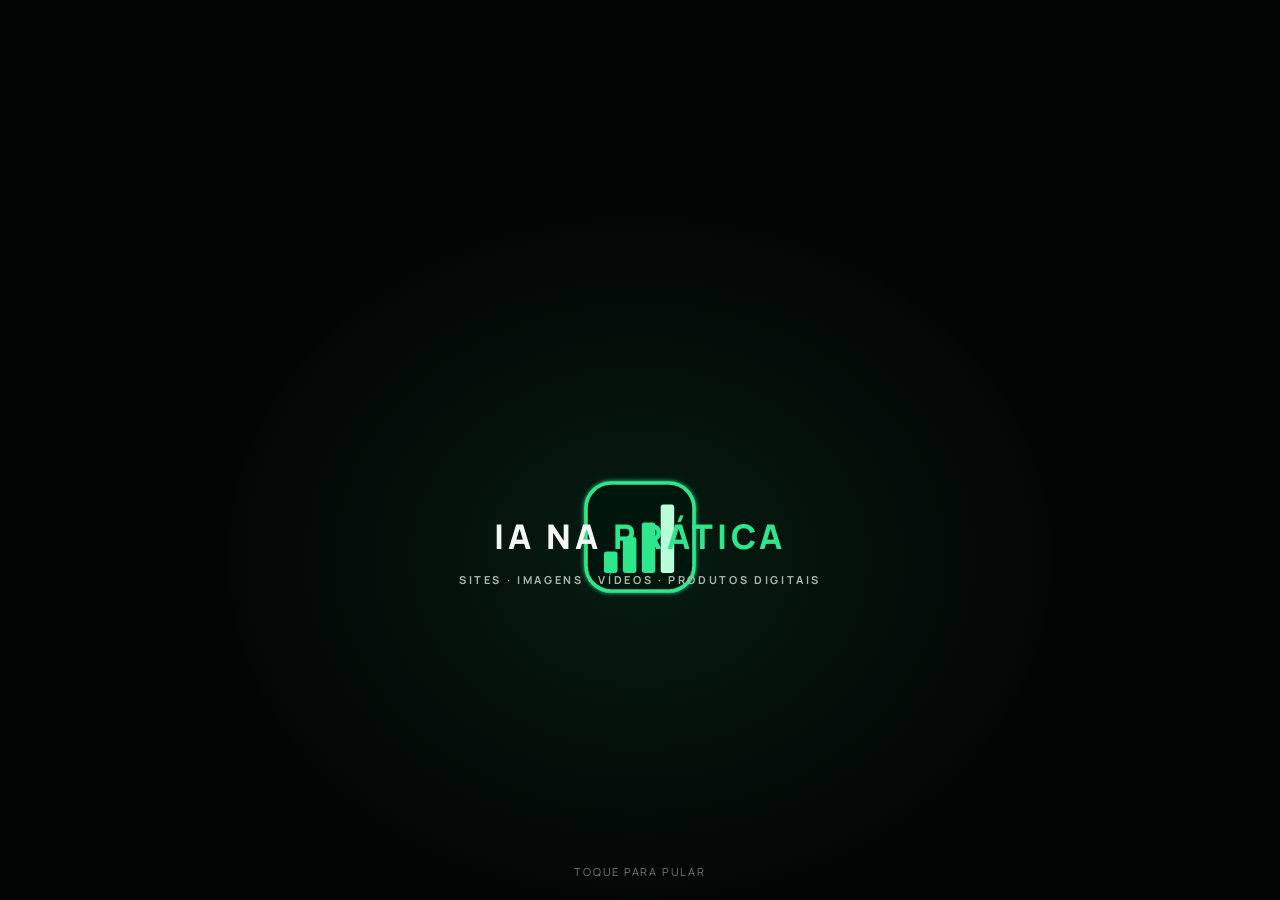
<file: lp06/index.html>
<!DOCTYPE html>
<html lang="pt-BR">
<head>
<meta charset="utf-8">
<meta name="viewport" content="width=device-width, initial-scale=1, viewport-fit=cover">
<title>IA na Prática · Tiago Almeida · 11 de dezembro · Online</title>
<meta name="description" content="Evento online e ao vivo para iniciantes: aprenda a criar sites, imagens, vídeos e seu primeiro produto digital usando inteligência artificial, mesmo sem experiência. 11/12, online, ingresso por R$ 19,90.">
<meta property="og:title" content="IA na Prática · Em 1 dia, aprenda a usar a IA para criar seu negócio digital do zero">
<meta property="og:description" content="11/12, online. Com Tiago Almeida, fundador da Devzapp.">
<meta property="og:image" content="https://eventos.v8.ia.br/escala-ia/img/preview.jpg">
<link rel="preconnect" href="https://fonts.googleapis.com">
<link rel="preconnect" href="https://fonts.gstatic.com" crossorigin>
<link href="https://fonts.googleapis.com/css2?family=Manrope:wght@400;500;600;700;800&display=swap" rel="stylesheet">
<style>
/* Layout: quiz-gated capture, then a long sales page that walks dor interna → crenças → mecanismo dos 4 pilares → autoridade → ingressos. */
:root{
  --bg:#06090A;--bg2:#0A100E;--surface:#0D1513;--surface2:#121D19;
  --text:#F4F7F5;--muted:#A9B7B0;--dim:#6F7E77;--line:#22332C;
  --green:#2EE68C;--green2:#B8FFD9;--green-t:#7CF5B9;--green-bg:rgba(46,230,140,.08);
  --red:#FF8A8A;--wa:#1F2C27;--max:1120px;
  --font:"Manrope",system-ui,-apple-system,"Segoe UI",sans-serif;
}
*{box-sizing:border-box}
html{scroll-behavior:smooth}
body{margin:0;background:var(--bg);color:var(--text);font-family:var(--font);font-size:16px;line-height:1.55;-webkit-font-smoothing:antialiased}
img{max-width:100%;display:block}
a{color:inherit}
.hidden{display:none!important}
.wrap{max-width:var(--max);margin:0 auto;padding-left:max(20px,env(safe-area-inset-left,0px));padding-right:max(20px,env(safe-area-inset-right,0px))}
.eyebrow{font-size:12px;font-weight:800;letter-spacing:.18em;text-transform:uppercase;color:var(--green)}
.g{color:var(--green)}
.strike{text-decoration:line-through;text-decoration-color:var(--red);text-decoration-thickness:3px;color:var(--muted)}
h1,h2,h3{margin:0;letter-spacing:-.025em;text-wrap:balance;line-height:1.08}
h2{font-size:clamp(30px,4.2vw,48px);font-weight:800}
.lead{color:var(--muted);font-size:18px;max-width:640px}
section{padding-block:96px}
.sec-head{display:flex;flex-direction:column;gap:14px;margin-bottom:44px}
.sec-head.center{align-items:center;text-align:center}
.sec-head.center .lead{margin:0 auto}
.btn{display:inline-flex;align-items:center;justify-content:center;gap:8px;font:inherit;font-weight:800;font-size:16px;border-radius:12px;padding:16px 26px;border:0;cursor:pointer;text-decoration:none;transition:transform .15s,box-shadow .15s}
.btn-primary{background:var(--green);color:#03140B;box-shadow:0 10px 30px -10px rgba(46,230,140,.6)}
.btn-primary:hover{transform:translateY(-1px);box-shadow:0 14px 34px -10px rgba(46,230,140,.75)}
.btn-ghost{background:transparent;color:var(--text);border:1px solid var(--line)}
.btn-ghost:hover{border-color:var(--muted)}
.btn:focus-visible,.option:focus-visible,input:focus-visible,summary:focus-visible{outline:2px solid var(--green);outline-offset:3px}
.brand{display:flex;align-items:center;gap:12px;text-decoration:none}
.brand .mark{width:40px;height:40px;border-radius:10px;background:linear-gradient(135deg,var(--green),#13A862);display:grid;place-items:center;font-weight:800;font-size:14px;color:#03140B}
.brand b{display:block;font-size:15px;letter-spacing:.04em}
.brand small{display:block;font-size:11px;letter-spacing:.16em;color:var(--muted);font-weight:700}

/* ===== ABERTURA: ponto → 4 feixes → 4 pilares → logo Escala IA ===== */
body.lock{overflow:hidden}
#pre{position:fixed;inset:0;z-index:100;background:radial-gradient(600px 500px at 50% 62%,rgba(46,230,140,.10),transparent 70%),#020504;display:flex;flex-direction:column;align-items:center;justify-content:center;gap:6px;cursor:pointer;transition:opacity .5s ease,visibility .5s}
#pre.off{opacity:0;visibility:hidden}
#pre .stage{width:min(78vw,360px);aspect-ratio:400/470;overflow:visible}
#pre .px{position:absolute;width:5px;height:5px;background:var(--green);opacity:0;animation:px 2.6s ease-in-out infinite}
@keyframes px{0%,100%{opacity:0}50%{opacity:.7}}
#pre .seed{transform-box:fill-box;transform-origin:center;opacity:0;animation:seed .6s ease-out .1s forwards,seedOut .5s ease-in 2.05s forwards}
@keyframes seed{0%{opacity:0;transform:scale(0)}60%{opacity:1;transform:scale(1.8)}100%{opacity:1;transform:scale(1)}}
@keyframes seedOut{to{opacity:0;transform:scale(3)}}
#pre .beam{transform-box:view-box;transform-origin:200px 440px;transform:scaleY(0);opacity:0;animation:beam .8s cubic-bezier(.2,.8,.2,1) forwards,beamOut .5s ease-in 1.95s forwards}
#pre .b1{animation-delay:.55s,1.95s}#pre .b2{animation-delay:.63s,2s}#pre .b3{animation-delay:.71s,2.05s}#pre .b4{animation-delay:.79s,2.1s}
@keyframes beam{0%{opacity:0;transform:scaleY(0)}30%{opacity:1}100%{opacity:1;transform:scaleY(1)}}
@keyframes beamOut{to{opacity:0;transform:scaleY(0)}}
#pre .ic{transform-box:fill-box;transform-origin:center;opacity:0;animation:icIn .45s cubic-bezier(.2,1.4,.4,1) forwards,icUnify .55s cubic-bezier(.6,0,.4,1) 1.95s forwards}
#pre .ic1{animation-delay:1.2s,1.95s}#pre .ic2{animation-delay:1.3s,1.95s}#pre .ic3{animation-delay:1.4s,1.95s}#pre .ic4{animation-delay:1.5s,1.95s}
@keyframes icIn{0%{opacity:0;transform:scale(0)}100%{opacity:1;transform:scale(1)}}
@keyframes icUnify{0%{opacity:1;transform:translate(0,0) scale(1)}100%{opacity:0;transform:translate(var(--dx),var(--dy)) scale(.25)}}
#pre .frame{stroke-dasharray:480;stroke-dashoffset:480;fill-opacity:0;animation:frame .55s ease-out 2.35s forwards}
@keyframes frame{to{stroke-dashoffset:0;fill-opacity:1}}
#pre .bar{transform-box:fill-box;transform-origin:center bottom;transform:scaleY(0);animation:bar .4s cubic-bezier(.2,1.3,.4,1) forwards}
#pre .bar1{animation-delay:2.5s}#pre .bar2{animation-delay:2.58s}#pre .bar3{animation-delay:2.66s}#pre .bar4{animation-delay:2.74s}
@keyframes bar{to{transform:scaleY(1)}}
#pre .flash{transform-box:fill-box;transform-origin:center;opacity:0;animation:flash .7s ease-out 2.45s forwards}
@keyframes flash{0%{opacity:0;transform:scale(.6)}40%{opacity:.9}100%{opacity:0;transform:scale(1.6)}}
#pre .word{text-align:center;opacity:0;transform:translateY(8px);animation:word .5s ease-out 2.85s forwards;margin-top:-18%}
#pre .word b{display:block;font-size:clamp(26px,6vw,34px);font-weight:800;letter-spacing:.12em;color:var(--text)}
#pre .word b span{color:var(--green)}
#pre .word small{display:block;margin-top:8px;font-size:11px;font-weight:700;letter-spacing:.24em;color:var(--muted)}
@keyframes word{to{opacity:1;transform:none}}
#pre .skip{position:absolute;bottom:calc(20px + env(safe-area-inset-bottom,0px));font-size:11px;letter-spacing:.16em;color:var(--dim)}
@media (prefers-reduced-motion:reduce){#pre{display:none}}
/* marca: 4 barras subindo (os 4 pilares viram escala) */
.mark svg{width:58%;height:58%}

/* ===== QUIZ ===== */
#quizScreen{min-height:100dvh;background:radial-gradient(900px 600px at 15% 0%,rgba(46,230,140,.12),transparent 60%),var(--bg);padding-block:16px 32px}
.quiz-col{max-width:540px;margin:0 auto;display:flex;flex-direction:column;gap:14px}
.quiz-visual{position:relative;height:220px;border-radius:22px;overflow:hidden;border:1px solid var(--line)}
.quiz-visual img{position:absolute;inset:0;width:100%;height:100%;object-fit:cover;object-position:55% 38%;transform:scale(1.35);transform-origin:50% 30%}
.quiz-visual::after{content:"";position:absolute;inset:0;background:linear-gradient(180deg,rgba(6,9,10,.35) 0%,rgba(6,9,10,0) 30%,rgba(6,9,10,.92) 100%)}
.quiz-visual .brand{position:absolute;z-index:1;top:16px;left:18px}
.quiz-visual .vc{position:absolute;z-index:1;left:20px;right:20px;bottom:16px;display:flex;flex-direction:column;gap:6px}
.quiz-visual h1{font-size:clamp(22px,2.8vw,30px);font-weight:800}
.quiz-card{background:var(--surface);border:1px solid var(--line);border-radius:18px;padding:22px 24px;display:flex;flex-direction:column}
.qbar{display:flex;justify-content:space-between;font-size:12px;font-weight:800;letter-spacing:.14em;color:var(--muted)}
.progress{height:5px;background:var(--line);border-radius:99px;margin:10px 0 18px;overflow:hidden}
.progress span{display:block;height:100%;width:20%;background:var(--green);border-radius:99px;transition:width .3s}
.q{display:none}.q.active{display:block}
.qnum{font-size:12px;font-weight:800;letter-spacing:.16em;color:var(--green);margin-bottom:10px}
.q h2{font-size:clamp(20px,2.2vw,24px);font-weight:800}
.q p{color:var(--muted);margin:6px 0 14px;font-size:14px}
.options{display:flex;flex-direction:column;gap:8px}
.option{display:flex;align-items:center;gap:12px;text-align:left;font:inherit;font-size:15px;color:var(--text);background:var(--bg2);border:1px solid var(--line);border-radius:10px;padding:11px 14px;cursor:pointer;transition:border-color .15s,background .15s}
.option:hover{border-color:#3A5A4C}
.option .dot{width:18px;height:18px;border-radius:50%;border:2px solid var(--dim);flex:none}
.option.selected{border-color:var(--green);background:var(--green-bg)}
.option.selected .dot{border-color:var(--green);background:radial-gradient(circle,var(--green) 45%,transparent 50%)}
.hint{font-size:12px;color:var(--dim);margin:0;padding-top:12px}
#leadForm{display:none}#leadForm.active{display:flex;flex-direction:column;gap:14px}
#leadForm h2{font-size:30px;font-weight:800}
#leadForm>p{color:var(--muted);margin:0 0 6px}
.field{display:flex;flex-direction:column;gap:6px}
.field label{font-size:14px;font-weight:700}
.field input{font:inherit;color:var(--text);background:var(--bg2);border:1px solid var(--line);border-radius:10px;padding:14px 16px}
.field input::placeholder{color:var(--dim)}
.two{display:grid;grid-template-columns:1fr 1fr;gap:14px}
.form-actions{display:flex;gap:10px;flex-wrap:wrap;margin-top:4px}
.form-actions .btn-primary{flex:1}
#formError{color:var(--red);font-size:14px;min-height:20px;margin:0}
.privacy{font-size:12px;color:var(--dim);margin:0}

/* ===== EVENT PAGE ===== */
header.nav{position:sticky;top:env(safe-area-inset-top,0px);z-index:20;background:rgba(6,9,10,.85);backdrop-filter:blur(12px);border-bottom:1px solid rgba(34,51,44,.6)}
body::before{content:"";position:fixed;inset:0 0 auto;height:env(safe-area-inset-top,0px);z-index:21;background:var(--bg)}
header.nav .wrap{display:flex;align-items:center;justify-content:space-between;height:68px}
header.nav .btn{padding:11px 18px;font-size:14px}

.hero{padding-block:40px 72px;background:radial-gradient(1000px 640px at 85% 10%,rgba(46,230,140,.14),transparent 60%)}
.hero-grid{display:grid;grid-template-columns:.8fr 1.2fr;gap:56px;align-items:center}
.hero-txt{display:flex;flex-direction:column;align-items:flex-start}
.hero h1{font-size:clamp(36px,4.6vw,58px);font-weight:800;margin-top:14px}
.hero .lead{margin-top:16px;font-size:19px}
.hero .lead b{color:var(--text)}
.hero-cta{margin-top:24px;min-width:300px}
.price-line{margin:10px 0 0;font-size:15px;color:var(--muted)}
.price-line b{color:var(--text);font-size:17px}
.meta{list-style:none;margin:20px 0 0;padding:0;display:flex;flex-direction:column;gap:8px;font-size:15px;color:var(--muted)}
.meta li{display:flex;align-items:center;gap:10px}
.meta b{color:var(--text)}
.meta svg{width:18px;height:18px;flex:none;fill:none;stroke:var(--green);stroke-width:1.8;stroke-linecap:round;stroke-linejoin:round}
.hero-photo{position:relative;border-radius:24px;overflow:hidden;border:1px solid var(--line);aspect-ratio:4/5;max-height:calc(100vh - 140px);width:100%}
.hero-photo img{width:100%;height:100%;object-fit:cover;object-position:60% 22%}
.hero-photo .badge{position:absolute;left:14px;right:14px;bottom:14px;background:rgba(6,9,10,.82);backdrop-filter:blur(8px);border:1px solid var(--line);border-radius:14px;padding:12px 14px;font-size:13px;color:var(--muted)}
.hero-photo .badge b{color:var(--text);display:block;font-size:15px}

/* Dor: conversa de WhatsApp */
.pain{background:var(--bg2);border-block:1px solid var(--line)}
.pain-grid{display:grid;grid-template-columns:1fr 1fr;gap:56px;align-items:center}
.pain-grid .quote{font-size:clamp(22px,2.4vw,28px);font-weight:700;line-height:1.3;border-left:3px solid var(--green);padding-left:20px;margin-top:28px}
.phone{background:#0B1411;border:1px solid var(--line);border-radius:28px;padding:18px;max-width:440px;margin-left:auto;width:100%}
.phone-top{display:flex;align-items:center;gap:12px;padding:6px 6px 16px;border-bottom:1px solid var(--line);margin-bottom:14px}
.phone-top .av{width:38px;height:38px;border-radius:50%;background:var(--surface2);display:grid;place-items:center;font-weight:800;color:var(--green);font-size:13px}
.phone-top b{display:block;font-size:15px}
.phone-top span{font-size:12px;color:var(--red)}
.chats{display:flex;flex-direction:column;gap:9px}
.msg{align-self:flex-start;max-width:88%;background:var(--wa);border-radius:4px 14px 14px 14px;padding:9px 12px 7px;font-size:15px;line-height:1.35}
.msg time{display:block;text-align:right;font-size:11px;color:var(--dim);margin-top:2px}
.unread{align-self:center;font-size:12px;font-weight:700;color:#03140B;background:var(--green);border-radius:99px;padding:3px 12px;margin-block:4px}

/* Crenças */
.myths{display:flex;flex-direction:column;gap:12px}
.myth{display:grid;grid-template-columns:1fr auto 1fr;gap:18px;align-items:center;background:var(--surface);border:1px solid var(--line);border-radius:16px;padding:20px 24px}
.myth .no{color:var(--muted);text-decoration:line-through;text-decoration-color:rgba(255,138,138,.7)}
.myth .arrow{color:var(--green);font-weight:800}
.myth .yes{font-weight:700}
.myth small{display:block;font-size:11px;letter-spacing:.14em;font-weight:800;text-transform:uppercase;margin-bottom:4px;text-decoration:none}
.myth .no small{color:var(--red)} .myth .yes small{color:var(--green)}

/* Mecanismo */
.mech{background:radial-gradient(900px 500px at 50% 0%,rgba(46,230,140,.10),transparent 60%)}
.pillars{display:grid;grid-template-columns:repeat(4,minmax(0,1fr));gap:14px;counter-reset:p}
.pillar{background:var(--surface);border:1px solid var(--line);border-radius:18px;padding:26px 22px;display:flex;flex-direction:column;gap:12px;position:relative}
.pillar .n{font-size:13px;font-weight:800;color:var(--green);letter-spacing:.1em}
.pillar h3{font-size:24px;font-weight:800}
.pillar p{margin:0;color:var(--muted);font-size:15px}
.pillar ul{list-style:none;margin:6px 0 0;padding:14px 0 0;border-top:1px solid var(--line);display:flex;flex-direction:column;gap:8px;font-size:14.5px}
.pillar li{padding-left:18px;position:relative}
.pillar li::before{content:"→";position:absolute;left:0;color:var(--green)}
.pillar:not(:last-child)::after{content:"";position:absolute;top:50%;right:-14px;width:14px;height:2px;background:var(--line)}
.mech-note{margin-top:28px;text-align:center;color:var(--muted)}
.mech-note b{color:var(--text)}

/* Benefícios */
.benefits{display:grid;grid-template-columns:repeat(3,minmax(0,1fr));gap:12px}
.benefit{display:flex;gap:14px;align-items:flex-start;padding:18px 20px;background:var(--surface);border:1px solid var(--line);border-radius:14px}
.benefit i{flex:none;width:26px;height:26px;border-radius:8px;background:var(--green-bg);color:var(--green);display:grid;place-items:center;font-style:normal;font-weight:800;font-size:14px}

/* Para quem */
.fit{display:grid;grid-template-columns:1.3fr 1fr;gap:16px}
.fit-card{border-radius:18px;padding:30px;border:1px solid var(--line);background:var(--surface)}
.fit-card.yes{border-color:rgba(46,230,140,.4);background:linear-gradient(180deg,var(--green-bg),var(--surface) 70%)}
.fit-card h3{font-size:22px;margin-bottom:18px}
.fit-card ul{list-style:none;margin:0;padding:0;display:flex;flex-direction:column;gap:12px}
.fit-card li{display:flex;gap:12px}
.fit-card li::before{flex:none;font-weight:800}
.fit-card.yes li::before{content:"✓";color:var(--green)}
.fit-card.no li::before{content:"✕";color:var(--red)}
.fit-card.no li{color:var(--muted)}

/* Autoridade */
.about{background:var(--bg2);border-block:1px solid var(--line);padding:0}
.about-grid{display:grid;grid-template-columns:1fr 1fr;min-height:640px}
.about-photo{position:relative;overflow:hidden}
.about-photo img{position:absolute;inset:0;width:100%;height:100%;object-fit:cover;object-position:center 20%}
.about-txt{padding:80px 56px;display:flex;flex-direction:column;gap:18px;justify-content:center}
.about-txt p{margin:0;color:var(--muted)}
.about-txt p b{color:var(--text)}
.stats{display:grid;grid-template-columns:repeat(2,minmax(0,1fr));gap:10px;margin-top:8px}
.stat{background:var(--surface);border:1px solid var(--line);border-radius:14px;padding:16px 18px}
.stat b{display:block;font-size:30px;font-weight:800;color:var(--green);letter-spacing:-.02em;line-height:1.1;font-variant-numeric:tabular-nums}
.stat span{font-size:13px;color:var(--muted)}
.about-quote{font-size:19px;font-weight:700;color:var(--text);border-left:3px solid var(--green);padding-left:18px;margin-top:6px}
.note{font-size:12px;color:var(--dim)}


/* Prova: sociedade com Pablo Marçal */
.proof{padding-block:96px}
.proof-card{display:grid;grid-template-columns:1.25fr .75fr;border:1px solid var(--line);border-radius:28px;overflow:hidden;background:var(--surface)}
.proof-photo{position:relative;min-height:520px}
.proof-photo img{position:absolute;inset:0;width:100%;height:100%;object-fit:cover;object-position:58% 35%}
.proof-photo::after{content:"";position:absolute;inset:0;background:linear-gradient(90deg,transparent 60%,var(--surface))}
.proof-txt{padding:56px 48px 56px 24px;display:flex;flex-direction:column;gap:18px;justify-content:center}
.proof-txt p{margin:0;color:var(--muted)}
.proof-txt p b{color:var(--text)}
.proof-pill{align-self:flex-start;display:inline-flex;align-items:baseline;gap:8px;background:var(--green-bg);border:1px solid rgba(46,230,140,.35);border-radius:14px;padding:12px 16px}
.proof-pill b{white-space:nowrap;font-size:30px;font-weight:800;color:var(--green);letter-spacing:-.02em;line-height:1}
.proof-pill span{font-size:14px;color:var(--text);font-weight:600}
.proof-list{list-style:none;margin:0;padding:0;display:flex;flex-direction:column;gap:10px;font-size:15px}
.proof-list li{display:flex;gap:10px}.proof-list li::before{content:"✓";color:var(--green);font-weight:800}

/* Ingressos */
.tickets{display:grid;grid-template-columns:minmax(0,1fr);gap:16px;max-width:460px;margin:0 auto}
.ticket{background:var(--surface);border:1px solid var(--line);border-radius:20px;display:flex;flex-direction:column;overflow:hidden;position:relative}
.ticket.feat{border-color:var(--green);box-shadow:0 30px 60px -30px rgba(46,230,140,.45)}
.t-head{padding:24px 26px 18px;border-bottom:1px dashed var(--line)}
.t-head small{font-size:11px;letter-spacing:.18em;font-weight:800;color:var(--muted)}
.t-head h3{font-size:30px;font-weight:800;margin-top:4px}
.ticket.feat .t-head{background:linear-gradient(180deg,var(--green-bg),transparent)}
.ticket.feat .t-head h3{color:var(--green)}
.tag{position:absolute;top:20px;right:20px;font-size:11px;font-weight:800;letter-spacing:.1em;text-transform:uppercase;color:#03140B;background:var(--green);border-radius:99px;padding:4px 10px}
.tag.outline{background:transparent;color:var(--green-t);border:1px solid var(--green-t)}
.t-body{padding:22px 26px;display:flex;flex-direction:column;gap:16px;flex:1}
.t-body>p{margin:0;color:var(--muted);font-size:15px}
.t-body ul{list-style:none;margin:0;padding:0;display:flex;flex-direction:column;gap:10px;font-size:15px}
.t-body li{display:flex;gap:10px}.t-body li::before{content:"✓";color:var(--green);font-weight:800}
.price{margin-top:auto;padding-top:18px;border-top:1px solid var(--line)}
.price small{font-size:12px;color:var(--muted)}
.price .v{font-size:48px;font-weight:800;letter-spacing:-.03em;line-height:1.05;font-variant-numeric:tabular-nums}
.price .v sup{font-size:18px;vertical-align:top;margin-right:4px;position:relative;top:10px}
.price .inst{font-size:13px;color:var(--green-t)}
.vagas{font-size:13px;font-weight:700;color:var(--red)}
.ticket .btn{width:100%;margin-top:14px;font-size:15px}
.ticket:not(.feat) .btn{background:var(--surface2);color:var(--text);border:1px solid #2E463B;box-shadow:none}
.ticket:not(.feat) .btn:hover{border-color:var(--green)}
.t-msg{font-size:13px;color:var(--green-t);min-height:0;margin:8px 0 0}
.t-help{text-align:center;margin-top:24px;color:var(--muted);font-size:15px}
.t-help a{color:var(--green);font-weight:700}

/* CTA final */
.final{padding-block:0 96px}
.final-card{position:relative;border-radius:28px;overflow:hidden;border:1px solid var(--line);display:grid;grid-template-columns:1.2fr .8fr;background:var(--surface)}
.final-txt{padding:60px 56px;display:flex;flex-direction:column;gap:18px;justify-content:center}
.final-txt h2{font-size:clamp(30px,3.6vw,44px)}
.final-txt p{margin:0;color:var(--muted)}
.final-photo{position:relative;min-height:420px}
.final-photo img{position:absolute;inset:0;width:100%;height:100%;object-fit:cover;object-position:center 20%}
.final-photo::before{content:"";position:absolute;inset:0;z-index:1;background:linear-gradient(90deg,var(--surface),transparent 40%)}
.final-meta{font-size:14px;color:var(--dim)}

/* FAQ */
.faq{max-width:800px;margin:0 auto;display:flex;flex-direction:column;gap:10px}
details{background:var(--surface);border:1px solid var(--line);border-radius:14px;padding:0 22px}
summary{cursor:pointer;list-style:none;padding:20px 0;font-weight:700;font-size:17px;display:flex;justify-content:space-between;gap:16px}
summary::-webkit-details-marker{display:none}
summary::after{content:"+";color:var(--green);font-size:22px;line-height:1;transition:transform .2s}
details[open] summary::after{transform:rotate(45deg)}
details p{margin:0 0 20px;color:var(--muted)}
footer{border-top:1px solid var(--line);padding-block:28px;text-align:center;font-size:13px;color:var(--dim)}

@media (max-width:960px){
  .pain-grid,.about-grid,.final-card,.fit{grid-template-columns:1fr}
  .hero{position:relative;padding-block:0 56px;overflow:hidden}
  .hero-grid{display:block}
  .hero-photo{position:absolute;top:0;left:0;right:0;height:300px;max-height:none;aspect-ratio:auto;border:0;border-radius:0}
  .hero-photo img{object-position:55% 40%;transform:scale(1.55);transform-origin:52% 22%}
  .hero-photo::after{content:"";position:absolute;inset:0;background:linear-gradient(180deg,rgba(6,9,10,0) 35%,var(--bg) 96%)}
  .hero-photo .badge{display:none}
  .hero-txt{position:relative;z-index:1;padding-top:196px}
  .hero-cta{width:100%;min-width:0}
  .price-line{align-self:center}
  .phone{margin:0 auto}
  .pillars{grid-template-columns:repeat(2,minmax(0,1fr))}
  .pillar::after{display:none}
  .benefits,.tickets{grid-template-columns:1fr}
  .about-photo{min-height:420px}
  .about-txt{padding:48px 20px}
  .proof-card{grid-template-columns:1fr}
  .proof-photo{min-height:400px}
  .proof-photo img{object-position:55% 30%}
  .proof-photo::after{background:linear-gradient(0deg,var(--surface),transparent 25%)}
  .proof-txt{padding:28px 24px 40px}
  .proof{padding-block:72px}
  .final-photo{min-height:300px;order:-1}
  .final-photo::before{background:linear-gradient(0deg,var(--surface),transparent 50%)}
  .final-txt{padding:36px 24px 44px}
  section{padding-block:72px}
}
@media (max-width:600px){
  .quiz-card{padding:24px 20px}
  .two{grid-template-columns:1fr}
  .quiz-card{padding:14px 14px 12px}
  .progress{margin:10px 0 16px}
  .q h2{font-size:18px}
  .q p{margin:6px 0 12px;font-size:14px}
  .options{gap:8px}
  .option{padding:9px 12px;font-size:14px}
  .hint{display:none}
  #quizScreen{padding-block:0 24px}
  #quizScreen>.wrap{padding-left:0;padding-right:0}
  .quiz-col{gap:0}
  .quiz-visual{height:300px;border-radius:0 0 22px 22px;border:0}
  #leadForm.active{gap:10px}
  #leadForm h2{font-size:20px}
  #leadForm>p{display:none}
  .field{gap:4px}
  .field label{font-size:13px}
  .field input{padding:11px 13px}
  .form-actions .btn{padding:13px 16px}
  .privacy{font-size:11px}
  .quiz-visual .brand{top:12px;left:16px}
  .quiz-visual .brand .mark{width:32px;height:32px;font-size:12px}
  .quiz-visual .vc{left:16px;right:16px;bottom:14px}
  .quiz-visual .eyebrow{display:none}
  .quiz-visual h1{font-size:22px}
  .quiz-card{margin:-8px 14px 0;position:relative}
  .hero h1{font-size:28px;margin-top:6px}
  .hero .lead{font-size:15px;margin-top:10px;line-height:1.45}
  .hero-cta{margin-top:16px;padding:15px 20px}
  .price-line{margin-top:8px;font-size:14px}
  .meta{margin-top:14px;gap:6px;font-size:14px}
  header.nav .wrap{height:56px}
  header.nav .btn{padding:9px 14px;font-size:13px}
  .pillars{grid-template-columns:1fr}
  .myth{grid-template-columns:1fr;gap:8px}
  .myth .arrow{display:none}
  header.nav .brand small{display:none}
}
/* Celular enxuto: menos texto, letras menores, seções mais próximas */
@media (max-width:600px){
  section{padding-block:40px}
  .hero{padding-block:0 40px}
  .proof{padding-block:40px}
  .sec-head{margin-bottom:20px;gap:8px}
  h2{font-size:25px}
  .lead{font-size:14px}
  .eyebrow{font-size:10px}
  .pain-grid{gap:24px}
  .pain-grid .lead{display:none}
  .pain-grid .quote{font-size:18px;margin-top:16px}
  .phone{padding:12px;border-radius:20px}
  .msg{font-size:13.5px}
  .myths{gap:8px}
  .myth{padding:14px 16px;font-size:14px}
  .pillar{padding:16px;gap:6px;border-radius:14px}
  .pillar h3{font-size:18px}
  .pillar p{font-size:13px}
  .pillar ul{display:none}
  .mech-note{font-size:14px;margin-top:16px}
  .benefits{gap:8px}
  .benefit{padding:12px 14px;font-size:14px}
  .fit-card{padding:18px}
  .fit-card h3{font-size:18px;margin-bottom:12px}
  .fit-card ul{gap:8px;font-size:14px}
  .about-photo{min-height:280px;max-height:320px}
  .about-txt{padding:28px 20px 32px;gap:12px}
  .about-txt p{font-size:14px}
  .about-txt p:nth-of-type(3){display:none}
  .stat{padding:12px 14px}
  .stat b{font-size:22px}
  .stat span{font-size:12px}
  .about-quote{font-size:16px}
  .proof-photo{min-height:260px}
  .proof-txt{padding:20px 18px 26px;gap:12px}
  .proof-txt p{font-size:14px}
  .proof-txt p:last-child{display:none}
  .proof-list{font-size:14px;gap:6px}
  .proof-pill b{font-size:24px}
  .tickets{gap:12px}
  .t-head{padding:16px 18px 12px}
  .t-head h3{font-size:24px}
  .t-body{padding:16px 18px;gap:12px}
  .t-body>p{font-size:13px}
  .t-body ul{font-size:13.5px;gap:7px}
  .price .v{font-size:40px}
  .final{padding-block:0 40px}
  .final-photo{min-height:240px}
  .final-txt{padding:24px 20px 30px;gap:12px}
  .final-txt h2{font-size:25px}
  .final-txt p{font-size:14px}
  summary{font-size:14.5px;padding:14px 0}
  details{padding:0 16px}
  details p{font-size:14px;margin-bottom:14px}
}
/* Celulares baixos (ex.: 360×640, 375×667): mantém a primeira dobra sem rolar */
@media (max-width:600px) and (max-height:700px){
  .quiz-visual{height:260px}
  .quiz-visual h1{font-size:19px}
  .quiz-card{padding:14px 14px}
  .progress{margin:8px 0 12px}
  .qnum{margin-bottom:6px}
  .q h2{font-size:17px}
  .q p{display:none}
  .q h2{margin-bottom:12px}
  .options{gap:7px}
  .option{padding:8px 12px;font-size:14px}
  .hero-photo{height:250px}
  .hero-txt{padding-top:150px}
  .hero h1{font-size:26px}
  .hero-cta{margin-top:12px;padding:14px 18px}
  .price-line{margin-top:6px}
  .meta{margin-top:10px;gap:4px;font-size:13.5px}
}
@media (max-width:380px) and (max-height:650px){
  .hero-photo{height:230px}
  .hero-txt{padding-top:132px}
  .hero h1{font-size:24px}
  .hero .lead{font-size:14px;margin-top:8px}
}
@media (max-width:960px){
  .hero{min-height:calc(100svh - 52px);display:flex;flex-direction:column}
  .hero-grid{flex:1;display:flex;flex-direction:column;justify-content:flex-end}
  .hero-photo{height:max(300px,calc(100% - 330px))}
}
@media (max-width:600px) and (max-height:700px){.hero-photo{height:max(250px,calc(100% - 330px))}}

/* ===== lotes ===== */
.seats{display:flex;flex-direction:column;gap:5px;min-width:0;flex:1}
.seats.hide{visibility:hidden}
.seats .st{display:flex;justify-content:space-between;align-items:baseline;gap:10px;font-size:11px;letter-spacing:.16em;font-weight:800;text-transform:uppercase;color:var(--muted);white-space:nowrap}
.seats .st b{color:var(--green);letter-spacing:.04em;font-size:12.5px;overflow:hidden;text-overflow:ellipsis}
.seats .grid{display:grid;grid-template-columns:repeat(24,minmax(0,1fr));gap:2px}
.seats .s{aspect-ratio:1;border:1px solid rgba(46,230,140,.45);border-radius:2px;background:#0d1714}
.seats .s.on{background:linear-gradient(180deg,#B8FFD9,#2EE68C);border-color:#2EE68C}
.seats .s.me{background:#fff;border-color:#fff;box-shadow:0 0 6px 1px rgba(255,255,255,.75);animation:seatp 1.6s ease-in-out infinite}
.seats .s.l2,.seats .s.l3{background:url("data:image/svg+xml,%3Csvg xmlns='http://www.w3.org/2000/svg' viewBox='0 0 24 24' fill='none' stroke='%2304140C' stroke-width='2.6' stroke-linecap='round'%3E%3Crect x='5' y='11' width='14' height='10' rx='2' fill='%2304140C'/%3E%3Cpath d='M8 11V8a4 4 0 0 1 8 0v3'/%3E%3C/svg%3E") center/72% no-repeat,linear-gradient(180deg,#1FAE68,#0E6B3E);border-color:#1FAE68;opacity:.55}
.seats .s.l3{background:url("data:image/svg+xml,%3Csvg xmlns='http://www.w3.org/2000/svg' viewBox='0 0 24 24' fill='none' stroke='%2304140C' stroke-width='2.6' stroke-linecap='round'%3E%3Crect x='5' y='11' width='14' height='10' rx='2' fill='%2304140C'/%3E%3Cpath d='M8 11V8a4 4 0 0 1 8 0v3'/%3E%3C/svg%3E") center/72% no-repeat,linear-gradient(180deg,#147A49,#08402A);opacity:.5}
@keyframes seatp{0%,100%{opacity:1}50%{opacity:.4}}
.seats .lg{display:flex;flex-wrap:wrap;gap:6px 14px;font-size:12px;color:var(--muted);margin-top:4px}
.seats .lg i{display:inline-block;width:11px;height:11px;border-radius:2px;margin-right:5px;vertical-align:-1px}
.seats .lg .a{background:#2EE68C}.seats .lg .c{border:1px solid rgba(46,230,140,.6)}
.seats .lg .d{background:url("data:image/svg+xml,%3Csvg xmlns='http://www.w3.org/2000/svg' viewBox='0 0 24 24' fill='none' stroke='%2304140C' stroke-width='2.6' stroke-linecap='round'%3E%3Crect x='5' y='11' width='14' height='10' rx='2' fill='%2304140C'/%3E%3Cpath d='M8 11V8a4 4 0 0 1 8 0v3'/%3E%3C/svg%3E") center/80% no-repeat,#1FAE68;opacity:.7}.seats .lg .e{background:url("data:image/svg+xml,%3Csvg xmlns='http://www.w3.org/2000/svg' viewBox='0 0 24 24' fill='none' stroke='%2304140C' stroke-width='2.6' stroke-linecap='round'%3E%3Crect x='5' y='11' width='14' height='10' rx='2' fill='%2304140C'/%3E%3Cpath d='M8 11V8a4 4 0 0 1 8 0v3'/%3E%3C/svg%3E") center/80% no-repeat,#0E6B3E;opacity:.7}
header.nav .seats{margin:0 16px;max-width:420px}
header.nav .seats .st>span:first-child{display:none}
.hero-seats{margin-top:18px}
.ticket .seats{margin:4px 0 14px}.ticket .seats .grid{grid-template-columns:repeat(12,minmax(0,1fr));gap:5px}.ticket .seats .s{border-radius:4px}
.lots{display:flex;align-items:stretch;width:100%;margin-top:18px}
.lots .l1{flex:0 0 70%;min-width:0;display:flex;flex-direction:column;justify-content:center;align-items:center;gap:3px;padding:15px 10px;border-radius:14px 0 0 14px;text-decoration:none;color:#04140C;text-align:center;background:#2EE68C;box-shadow:0 0 34px rgba(46,230,140,.45);position:relative;z-index:1;animation:lotp 2.2s ease-in-out infinite}
.lots .l1 b{font-size:18px;font-weight:800;letter-spacing:.02em}
.lots .l1 small,.ticket .lots .l1 small{color:#04140C!important;font-size:11.5px;font-weight:800;letter-spacing:.08em;text-transform:uppercase;opacity:.75}
.lots .l2{flex:0 0 30%;min-width:0;margin:-6px 0;border-radius:0 14px 14px 0;display:flex;flex-direction:column;justify-content:center;align-items:center;gap:2px;background:#1FAE68;color:#04140C;opacity:.5;cursor:not-allowed;text-align:center;padding:8px 4px}
.lots .l2 svg{width:15px;height:15px;fill:none;stroke:#04140C;stroke-width:2.4}
.lots .l2 b{font-size:11px;font-weight:800;letter-spacing:.1em}.lots .l2 span{font-size:15px;font-weight:800}
.lots.over .l1{opacity:.45;pointer-events:none;animation:none}.lots.over .l1 b{text-decoration:line-through}
.lots.over .l2{opacity:1;cursor:pointer}
@keyframes lotp{0%,100%{box-shadow:0 0 22px rgba(46,230,140,.3)}50%{box-shadow:0 0 40px rgba(46,230,140,.65)}}
.price-line .up{color:var(--green);font-weight:700}
.ticket .nx{display:block;margin-top:6px;font-size:13px;color:var(--muted)}
.lotpop{position:fixed;right:14px;bottom:14px;z-index:40;max-width:300px;background:#0D1513;border:1px solid var(--green);border-radius:14px;padding:12px 34px 12px 14px;box-shadow:0 20px 40px rgba(0,0,0,.6);font-size:13.5px;color:var(--muted);transform:translateY(140%);transition:transform .4s}
.lotpop.on{transform:none}.lotpop b{display:block;color:var(--text);font-size:15px;margin-bottom:2px}.lotpop b span{color:var(--green)}
.lotpop button{position:absolute;right:8px;top:6px;background:none;border:0;color:var(--muted);font-size:18px;cursor:pointer}
@media (max-width:960px){
  .hero-txt,.lots,.lots a,.lots span{min-width:0}
  header.nav .brand b,header.nav .brand small{display:none}
  header.nav .seats{margin:0 10px}
  .seats .st b{font-size:11px}
  .lots{margin-top:12px}.lots .l1{padding:12px 8px}.lots .l1 b{font-size:16px}.lots .l1 small{font-size:10px}.lots .l2 b{font-size:10px}.lots .l2 span{font-size:13.5px}
  .hero-seats{display:none}
}
@media (prefers-reduced-motion:reduce){*{transition:none!important;scroll-behavior:auto!important}}
.pillars.p7{grid-template-columns:repeat(4,minmax(0,1fr))}.pillars.p7 .pillar::after{display:none}@media (max-width:960px){.pillars.p7{grid-template-columns:repeat(2,minmax(0,1fr))}}#genderStep{min-height:100dvh;max-width:440px;margin:0 auto;padding:18px 18px 28px;background:#0A0B0B;display:flex;flex-direction:column}
.gs-top{display:flex;align-items:center;gap:14px;padding-bottom:16px;border-bottom:1px solid #1d2422}.gs-bar{flex:1;height:4px;background:#1d2422;border-radius:4px;overflow:hidden}.gs-bar span{display:block;height:100%;background:var(--green)}.gs-top b{font-size:13px;color:var(--muted)}
.gs-brand{text-align:center;margin-top:22px;line-height:1}.gs-brand small{display:block;font-size:12px;letter-spacing:.45em;color:var(--muted);padding-left:.45em}.gs-brand b{display:block;font-size:30px;font-weight:800;letter-spacing:.18em;margin-top:6px;padding-left:.18em}
.gs-h{font-size:27px;line-height:1.2;text-align:center;margin-top:26px;font-weight:800}
.gs-p{text-align:center;color:var(--muted);font-size:15.5px;line-height:1.5;margin-top:14px}
.gs-cards{display:grid;grid-template-columns:1fr 1fr;gap:12px;margin-top:26px}
.gs-card{position:relative;border:1.5px solid rgba(255,255,255,.75);border-radius:16px;overflow:hidden;padding:0;background:#fff;cursor:pointer;aspect-ratio:157/210;transition:transform .15s,border-color .15s}
.gs-card:hover,.gs-card:focus-visible{transform:translateY(-2px);border-color:var(--green);outline:none}
.gs-card .ph,.gs-card .ph svg,.gs-card .ph img{display:block;width:100%;height:100%;object-fit:cover;object-position:50% 20%}
.gs-card .lb{position:absolute;left:0;right:0;bottom:0;padding:11px 6px;background:rgba(10,12,12,.88);color:#fff;font-weight:800;font-size:15px}
#genderStep.hidden{display:none}
@media (max-height:700px){.gs-brand{margin-top:14px}.gs-h{font-size:23px;margin-top:16px}.gs-p{font-size:14px;margin-top:10px}.gs-cards{margin-top:16px}.gs-card{aspect-ratio:157/190}}
.opp{background:var(--bg2);border-block:1px solid var(--line)}
.opp-grid{display:grid;grid-template-columns:repeat(3,minmax(0,1fr));gap:16px;margin-top:30px}
.opp-card{background:var(--surface);border:1px solid var(--line);border-radius:18px;padding:22px}
.opp-card .ic{display:inline-grid;place-items:center;width:40px;height:40px;border-radius:12px;background:var(--green);color:#04140C;font-weight:800}
.opp-card h3{font-size:19px;margin:14px 0 8px}.opp-card p{font-size:15px;color:var(--muted);line-height:1.5}
.proj{display:grid;grid-template-columns:1fr 1fr;gap:16px;margin-top:22px}
.proj-card{border:1.5px solid var(--green);border-radius:20px;padding:22px;background:linear-gradient(180deg,rgba(46,230,140,.10),transparent 60%),var(--surface)}
.proj-card>small{font-size:12px;font-weight:800;letter-spacing:.14em;color:#7CF5B9}
.calc{display:flex;align-items:center;gap:12px;margin-top:16px;font-size:15px;color:var(--muted);flex-wrap:wrap}.calc b{display:block;font-size:24px;color:var(--text)}.calc i{font-style:normal;font-size:22px;color:var(--green);font-weight:800}
.res{margin-top:16px;padding-top:14px;border-top:1px solid var(--line);display:flex;align-items:baseline;justify-content:space-between}.res small{color:var(--muted);font-size:13px}.res b{font-size:40px;font-weight:800;color:var(--green);letter-spacing:-.02em}
.proj-card p{font-size:14.5px;color:var(--muted);margin-top:8px}
.opp-note{text-align:center;font-size:13px;color:var(--muted);margin:22px auto 0;max-width:640px;line-height:1.5}
@media (max-width:960px){.opp-grid,.proj{grid-template-columns:1fr}.opp-card{padding:18px}.res b{font-size:34px}}
header.nav .seats .grid{grid-template-columns:repeat(30,minmax(0,1fr))!important;gap:1.5px}.ticket .seats .grid{grid-template-columns:repeat(10,minmax(0,1fr))!important}.opp-cta{display:flex;justify-content:center;margin-top:26px}.opp-cta .btn{min-width:min(100%,440px)}@media (max-width:960px){.opp-cta .btn{width:100%}}</style>
</head>
<body>
<!-- ABERTURA: ponto → 4 feixes → 4 pilares → logo Escala IA (toque para pular) -->
<div id="pre" role="presentation" aria-hidden="true">
  <i class="px" style="left:12%;top:22%;animation-delay:0.2s"></i><i class="px" style="left:84%;top:18%;animation-delay:1.1s"></i><i class="px" style="left:20%;top:64%;animation-delay:0.7s"></i><i class="px" style="left:78%;top:58%;animation-delay:1.6s"></i><i class="px" style="left:8%;top:84%;animation-delay:1.3s"></i><i class="px" style="left:90%;top:80%;animation-delay:0.4s"></i><i class="px" style="left:30%;top:12%;animation-delay:1.9s"></i><i class="px" style="left:66%;top:90%;animation-delay:0.9s"></i><i class="px" style="left:50%;top:8%;animation-delay:2.2s"></i><i class="px" style="left:40%;top:78%;animation-delay:1.5s"></i>
  <svg class="stage" viewBox="0 0 400 470">
    <defs>
      <linearGradient id="gBeam" x1="0" y1="440" x2="0" y2="150" gradientUnits="userSpaceOnUse"><stop offset="0" stop-color="#2EE68C" stop-opacity=".95"/><stop offset=".55" stop-color="#2EE68C" stop-opacity=".28"/><stop offset="1" stop-color="#2EE68C" stop-opacity=".12"/></linearGradient>
      <linearGradient id="gEdge" x1="0" y1="440" x2="0" y2="150" gradientUnits="userSpaceOnUse"><stop offset="0" stop-color="#B8FFD9"/><stop offset="1" stop-color="#2EE68C" stop-opacity=".5"/></linearGradient>
      <radialGradient id="gSeed"><stop offset="0" stop-color="#fff"/><stop offset=".35" stop-color="#B8FFD9"/><stop offset="1" stop-color="#2EE68C" stop-opacity="0"/></radialGradient>
      <filter id="glow" x="-50%" y="-50%" width="200%" height="200%"><feGaussianBlur stdDeviation="2.2" result="b"/><feMerge><feMergeNode in="b"/><feMergeNode in="SourceGraphic"/></feMerge></filter>
    </defs>
    <g filter="url(#glow)"><polygon class="beam b1" points="200,440 69,150 121,150" fill="url(#gBeam)" stroke="url(#gEdge)" stroke-width="1.2"/><rect class="beam b1" x="69" y="146" width="52" height="5" rx="2" fill="#B8FFD9" opacity=".9"/><polygon class="beam b2" points="200,440 139,150 191,150" fill="url(#gBeam)" stroke="url(#gEdge)" stroke-width="1.2"/><rect class="beam b2" x="139" y="146" width="52" height="5" rx="2" fill="#B8FFD9" opacity=".9"/><polygon class="beam b3" points="200,440 209,150 261,150" fill="url(#gBeam)" stroke="url(#gEdge)" stroke-width="1.2"/><rect class="beam b3" x="209" y="146" width="52" height="5" rx="2" fill="#B8FFD9" opacity=".9"/><polygon class="beam b4" points="200,440 279,150 331,150" fill="url(#gBeam)" stroke="url(#gEdge)" stroke-width="1.2"/><rect class="beam b4" x="279" y="146" width="52" height="5" rx="2" fill="#B8FFD9" opacity=".9"/></g>
    <circle class="seed" cx="200" cy="440" r="14" fill="url(#gSeed)"/>
    <g transform="translate(95 114)"><g class="ic ic1" style="--dx:105px;--dy:136px"><circle r="31" fill="#04110B" stroke="#2EE68C" stroke-opacity=".55" stroke-width="1.5"/><g transform="translate(-19.2 -19.2) scale(1.6)" fill="none" stroke="#2EE68C" stroke-width="1.8" stroke-linecap="round" stroke-linejoin="round" filter="url(#glow)"><rect x="3" y="3" width="7.5" height="7.5" rx="1.5"/><rect x="13.5" y="3" width="7.5" height="7.5" rx="1.5"/><rect x="3" y="13.5" width="7.5" height="7.5" rx="1.5"/><rect x="13.5" y="13.5" width="7.5" height="7.5" rx="1.5"/></g></g></g><g transform="translate(165 114)"><g class="ic ic2" style="--dx:35px;--dy:136px"><circle r="31" fill="#04110B" stroke="#2EE68C" stroke-opacity=".55" stroke-width="1.5"/><g transform="translate(-19.2 -19.2) scale(1.6)" fill="none" stroke="#2EE68C" stroke-width="1.8" stroke-linecap="round" stroke-linejoin="round" filter="url(#glow)"><path d="M20.5 12a8.5 8.5 0 1 1-2.6-6.1L20.5 8.5"/><path d="M20.5 3v5.5H15"/></g></g></g><g transform="translate(235 114)"><g class="ic ic3" style="--dx:-35px;--dy:136px"><circle r="31" fill="#04110B" stroke="#2EE68C" stroke-opacity=".55" stroke-width="1.5"/><g transform="translate(-19.2 -19.2) scale(1.6)" fill="none" stroke="#2EE68C" stroke-width="1.8" stroke-linecap="round" stroke-linejoin="round" filter="url(#glow)"><path d="M12 2.5l2.3 7.2 7.2 2.3-7.2 2.3L12 21.5l-2.3-7.2L2.5 12l7.2-2.3z"/></g></g></g><g transform="translate(305 114)"><g class="ic ic4" style="--dx:-105px;--dy:136px"><circle r="31" fill="#04110B" stroke="#2EE68C" stroke-opacity=".55" stroke-width="1.5"/><g transform="translate(-19.2 -19.2) scale(1.6)" fill="none" stroke="#2EE68C" stroke-width="1.8" stroke-linecap="round" stroke-linejoin="round" filter="url(#glow)"><path d="M3 17.5l6-6 4 4 8-8"/><path d="M14.5 7.5H21V14"/></g></g></g>
    <circle class="flash" cx="200" cy="250" r="80" fill="url(#gSeed)"/>
    <g filter="url(#glow)">
      <rect class="frame" x="140" y="190" width="120" height="120" rx="28" fill="#06140E" stroke="#2EE68C" stroke-width="4"/>
      <rect class="bar bar1" x="160" y="266" width="15" height="24" rx="3" fill="#2EE68C"/>
      <rect class="bar bar2" x="181" y="250" width="15" height="40" rx="3" fill="#2EE68C"/>
      <rect class="bar bar3" x="202" y="234" width="15" height="56" rx="3" fill="#2EE68C"/>
      <rect class="bar bar4" x="223" y="214" width="15" height="76" rx="3" fill="#B8FFD9"/>
    </g>
  </svg>
  <div class="word"><b>IA NA <span>PRÁTICA</span></b><small>SITES · IMAGENS · VÍDEOS · PRODUTOS DIGITAIS</small></div>
  <span class="skip">TOQUE PARA PULAR</span>
</div>
<script>
(function(){var pre=document.getElementById('pre');if(!pre)return;
 if(matchMedia('(prefers-reduced-motion:reduce)').matches){pre.remove();return}
 document.body.classList.add('lock');
 var done=function(){if(pre.classList.contains('off'))return;pre.classList.add('off');document.body.classList.remove('lock');setTimeout(function(){pre.remove()},600)};
 setTimeout(done,3900);pre.addEventListener('click',done);})();
</script>

<!-- ================= QUIZ ================= -->
<!-- PRIMEIRA TELA DO QUIZ: escolha de gênero (modelo O Novo Contrato) -->
<section id="genderStep">
  <div class="gs-top"><div class="gs-bar"><span style="width:3%"></span></div><b>3%</b></div>
  <div class="gs-brand"><small>IA NA</small><b>PRÁTICA</b></div>
  <h1 class="gs-h">Em 1 dia, aprenda a usar a IA para criar seu <span class="g">negócio digital do zero</span>.</h1>
  <p class="gs-p">Em 1 minuto, este diagnóstico mostra o melhor caminho para você começar com IA, mesmo sem experiência.</p>
  <div class="gs-cards">
    <button type="button" class="gs-card" data-gen="Mulher"><span class="ph"><img src="img/avatar-mulher.jpg" alt=""></span><span class="lb">Sou mulher</span></button>
    <button type="button" class="gs-card" data-gen="Homem"><span class="ph"><img src="img/avatar-homem.jpg" alt=""></span><span class="lb">Sou homem</span></button>
  </div>
</section>
<main id="quizScreen" class="hidden">
  <div class="wrap">
    <div class="quiz-col">
      <div class="quiz-visual">
        <img src="../escala-ia/img/palco.jpg" alt="Tiago Almeida no palco, durante um evento" fetchpriority="high">
        <a class="brand" href="#"><span class="mark"><svg viewBox="0 0 24 24" aria-hidden="true"><rect x="3" y="14" width="3.6" height="7" rx="1" fill="#03140B"/><rect x="8.1" y="10.5" width="3.6" height="10.5" rx="1" fill="#03140B"/><rect x="13.2" y="7" width="3.6" height="14" rx="1" fill="#03140B"/><rect x="18.3" y="3" width="3.6" height="18" rx="1" fill="#03140B"/></svg></span><span><b>IA NA PRÁTICA</b><small>11/12 · ONLINE · AO VIVO</small></span></a>
        <div class="vc">
          <span class="eyebrow">IA para iniciantes · 1 minuto</span>
          <h1>Aprenda a usar a IA para criar seu <span class="g">negócio digital do zero</span>.</h1>
        </div>
      </div>
      <div class="quiz-card">
        <div id="quizFlow">
          <div class="qbar"><span>SEU PONTO DE PARTIDA</span><span id="stepLabel">1 DE 5</span></div>
          <div class="progress"><span id="progressBar"></span></div>
          <div id="questions"></div>
          <p class="hint">Escolha uma resposta para avançar automaticamente.</p>
        </div>

        <form id="leadForm" novalidate>
          <span class="eyebrow">Última etapa</span>
          <h2>Seu plano para começar com IA está pronto.</h2>
          <p>Informe seus dados para ver o evento e garantir seu ingresso do IA na Prática, em 11 de dezembro, online e ao vivo.</p>
          <div class="field"><label for="name">Nome completo *</label><input id="name" autocomplete="name" placeholder="Seu nome"></div>
          <div class="field"><label for="email">E-mail *</label><input id="email" type="email" autocomplete="email" placeholder="voce@email.com"></div>
          <div class="field"><label for="phone">WhatsApp com DDD *</label><input id="phone" inputmode="tel" autocomplete="tel" placeholder="(11) 99999-9999"></div>
          <p id="formError" role="alert"></p>
          <div class="form-actions">
            <button type="button" class="btn btn-ghost" id="backToQuiz">Voltar</button>
            <button type="submit" class="btn btn-primary" id="submitLead">Liberar meu acesso →</button>
          </div>
          <p class="privacy">Ao continuar, você recebe contato da equipe sobre este evento. Seus dados não serão usados para outra finalidade.</p>
        </form>
      </div>
    </div>
  </div>
</main>

<!-- ================= PÁGINA DO EVENTO ================= -->
<div id="eventPage" class="hidden">
  <header class="nav">
    <div class="wrap">
      <a class="brand" href="#topo"><span class="mark"><svg viewBox="0 0 24 24" aria-hidden="true"><rect x="3" y="14" width="3.6" height="7" rx="1" fill="#03140B"/><rect x="8.1" y="10.5" width="3.6" height="10.5" rx="1" fill="#03140B"/><rect x="13.2" y="7" width="3.6" height="14" rx="1" fill="#03140B"/><rect x="18.3" y="3" width="3.6" height="18" rx="1" fill="#03140B"/></svg></span><span><b>IA NA PRÁTICA</b><small>11/12 · ONLINE</small></span></a>
      <div class="seats hide" data-seats></div>
      <a class="btn btn-primary" href="#ingressos">Garantir ingresso</a>
    </div>
  </header>

  <!-- HERO: foto, headline, subheadline, botão, valor e local na primeira dobra -->
  <section class="hero" id="topo">
    <div class="wrap hero-grid">
      <div class="hero-photo">
        <img src="../escala-ia/img/palco.jpg" alt="Tiago Almeida no palco, durante um evento">
        <div class="badge"><b>Tiago Almeida</b>Fundador e CEO da Devzapp · sócio de Pablo Marçal há mais de 5 anos</div>
      </div>
      <div class="hero-txt">
        <span class="eyebrow">Evento online · IA para iniciantes</span>
        <h1>Em 1 dia, aprenda como usar a IA para criar seu <span class="g">negócio digital do zero</span>, mesmo sem experiência.</h1>
        <p class="lead">O mercado mudou e está procurando quem sabe usar a inteligência artificial. Você não precisa ser programador nem designer: com <b>Tiago Almeida</b>, você aprende a fazer a IA trabalhar por você.</p>
        <div class="lots"><a class="l1" href="#ingressos"><b>LOTE 01 · R$ 19,90</b><small data-l1left>últimas vagas neste valor</small></a><span class="l2" aria-disabled="true"><svg viewBox="0 0 24 24"><rect x="5" y="11" width="14" height="10" rx="2"/><path d="M8 11V8a4 4 0 0 1 8 0v3"/></svg><b>LOTE 02</b><span>R$ 47,00</span></span></div>
        <p class="price-line">Acesso por apenas <b>R$ 19,90</b> · <span class="up">depois, R$ 47</span></p>
        <ul class="meta">
          <li><svg viewBox="0 0 24 24" aria-hidden="true"><rect x="3" y="5" width="18" height="16" rx="2"/><path d="M3 10h18M8 3v4M16 3v4"/></svg><span><b>11 de dezembro</b> · sexta · <span data-horario>A confirmar</span></span></li>
          <li><svg viewBox="0 0 24 24" aria-hidden="true"><path d="M12 21s-7-6.2-7-11.5A7 7 0 0 1 19 9.5C19 14.8 12 21 12 21z"/><circle cx="12" cy="9.5" r="2.5"/></svg><span><b>Online e ao vivo</b> · assista de onde estiver</span></li>
          <li><svg viewBox="0 0 24 24" aria-hidden="true"><circle cx="12" cy="8" r="4"/><path d="M4 21c1.5-4 4.5-6 8-6s6.5 2 8 6"/></svg><span><b>Tiago Almeida</b> · 20+ anos em tecnologia</span></li>
        </ul>
      </div>
    </div>
  </section>

  <!-- OPORTUNIDADE DE MERCADO -->
  <section class="opp">
    <div class="wrap">
      <div class="sec-head center">
        <span class="eyebrow">A grande oportunidade do mercado</span>
        <h2>As empresas já precisam de IA. <span class="g">Falta gente que saiba aplicar.</span></h2>
        <p class="lead">A inteligência artificial evoluiu rápido. As empresas querem atender melhor, vender mais e gastar menos, mas ainda faltam soluções prontas e pessoas que entendam de IA para entregar isso. É aí que você entra.</p>
      </div>
      <div class="opp-grid">
        <div class="opp-card"><span class="ic">01</span><h3>Prestar serviços com IA</h3><p>Sites, páginas, conteúdo, atendimento automático e agentes de IA: serviços que pequenas e médias empresas já procuram e não sabem fazer.</p></div>
        <div class="opp-card"><span class="ic">02</span><h3>Vagas PJ em IA</h3><p>Empresas contratam profissionais PJ que dominam ferramentas de IA para criar, automatizar e implantar soluções, e pagam bem por quem entrega.</p></div>
        <div class="opp-card"><span class="ic">03</span><h3>Criar um aplicativo próprio</h3><p>Uma solução simples, criada com IA, que resolve um problema comum de quase toda empresa e é vendida por assinatura mensal.</p></div>
      </div>
      <div class="sec-head center" style="margin-top:44px"><span class="eyebrow">Faça as contas</span><h2 style="font-size:clamp(24px,3vw,34px)">Dois cenários de projeção</h2></div>
      <div class="proj">
        <div class="proj-card">
          <small>CENÁRIO 1 · PRESTAÇÃO DE SERVIÇOS</small>
          <div class="calc"><span><b>3</b> empresas atendidas</span><i>×</i><span><b>R$ 3.500</b> por mês cada</span></div>
          <div class="res"><small>por mês</small><b>R$ 10.500</b></div>
          <p>Só prestando serviços de IA para 3 clientes fixos.</p>
        </div>
        <div class="proj-card">
          <small>CENÁRIO 2 · APLICATIVO POR ASSINATURA</small>
          <div class="calc"><span><b>100</b> assinaturas</span><i>×</i><span><b>R$ 100</b> por mês</span></div>
          <div class="res"><small>por mês</small><b>R$ 10.000</b></div>
          <p>Uma solução que quase toda empresa precisa, cobrada todo mês.</p>
        </div>
      </div>
      <div class="opp-cta"><a class="btn btn-primary" href="#ingressos">Quero começar · R$ 19,90 →</a></div>
      <p class="opp-note">Projeções ilustrativas, só para mostrar a conta. Não são promessa de ganho: o resultado depende da sua dedicação, do seu mercado e de como você aplica o que aprende.</p>
    </div>
  </section>

  <!-- CRENÇAS -->
  <section>
    <div class="wrap">
      <div class="sec-head center">
        <span class="eyebrow">O que te fizeram acreditar</span>
        <h2>Cinco crenças que <span class="g">te impedem de começar</span>.</h2>
        <p class="lead">Hoje, quem sabe usar a inteligência artificial faz sozinho o que antes exigia uma equipe.</p>
      </div>
      <div class="myths">
        <div class="myth"><div class="no"><small>Crença</small>Para ter um site, preciso saber programar.</div><span class="arrow">→</span><div class="yes"><small>Na prática</small>Com IA, você descreve o que quer e a página é criada.</div></div>
        <div class="myth"><div class="no"><small>Crença</small>Imagem bonita é só para quem é designer.</div><span class="arrow">→</span><div class="yes"><small>Na prática</small>A IA cria logotipos, artes e fotos profissionais a partir de um comando.</div></div>
        <div class="myth"><div class="no"><small>Crença</small>Vídeo exige câmera cara e editor.</div><span class="arrow">→</span><div class="yes"><small>Na prática</small>Ferramentas de IA geram, animam e editam vídeos pelo celular ou computador.</div></div>
        <div class="myth"><div class="no"><small>Crença</small>Produto digital é coisa de especialista.</div><span class="arrow">→</span><div class="yes"><small>Na prática</small>Seu conhecimento vira ebook, aula ou material com a ajuda da IA.</div></div>
        <div class="myth"><div class="no"><small>Crença</small>Já estou atrasado para aprender IA.</div><span class="arrow">→</span><div class="yes"><small>Na prática</small>A maioria das pessoas ainda nem começou. Você pode começar agora.</div></div>
      </div>
    </div>
  </section>

  <!-- MECANISMO -->
  <section class="mech" id="metodo">
    <div class="wrap">
      <div class="sec-head center">
        <span class="eyebrow">O que você vai aprender</span>
        <h2>7 habilidades para <span class="g">tirar sua ideia do papel com IA</span>.</h2>
        <p class="lead">Tudo explicado de forma simples, com demonstrações e exemplos que você pode reproduzir depois.</p>
      </div>
      <div class="pillars p7">
        <div class="pillar"><span class="n">01</span><h3>Sites e páginas de vendas</h3><p>Crie páginas profissionais com comandos simples, sem programar.</p></div>
        <div class="pillar"><span class="n">02</span><h3>Imagens e identidade visual</h3><p>Logotipo, artes para redes sociais e fotos profissionais com IA.</p></div>
        <div class="pillar"><span class="n">03</span><h3>Vídeos</h3><p>Produza, anime imagens e edite vídeos para as redes sociais.</p></div>
        <div class="pillar"><span class="n">04</span><h3>Primeiro produto digital</h3><p>Transforme uma ideia ou conhecimento em ebook, aula ou material vendável.</p></div>
        <div class="pillar"><span class="n">05</span><h3>Conteúdo para redes sociais</h3><p>Legendas, roteiros, posts e anúncios criados com ajuda da IA.</p></div>
        <div class="pillar"><span class="n">06</span><h3>Automações simples</h3><p>Deixe a IA cuidar de tarefas repetitivas e ganhe tempo no dia a dia.</p></div>
        <div class="pillar"><span class="n">07</span><h3>Do papel para a internet</h3><p>Junte tudo em um projeto digital e comece a divulgar o seu negócio.</p></div>
      </div>
      <p class="mech-note">Menos teoria. <b>Mais prática, para você sair sabendo o caminho.</b></p>
    </div>
  </section>

  <!-- BENEFÍCIOS -->
  <section style="padding-top:0">
    <div class="wrap">
      <div class="sec-head">
        <span class="eyebrow">Antes e agora</span>
        <h2>Antes você precisava de uma equipe. <span class="g">Hoje, precisa aprender a usar a IA.</span></h2>
      </div>
      <div class="benefits">
        <div class="benefit"><i>1</i><span><b>Antes:</b> um designer para a sua marca. <b>Agora:</b> a IA cria logotipo e artes.</span></div>
        <div class="benefit"><i>2</i><span><b>Antes:</b> um programador para o site. <b>Agora:</b> a IA monta a página com você.</span></div>
        <div class="benefit"><i>3</i><span><b>Antes:</b> um editor para os vídeos. <b>Agora:</b> a IA gera e edita.</span></div>
        <div class="benefit"><i>4</i><span><b>Antes:</b> um redator para os textos. <b>Agora:</b> a IA escreve legendas, roteiros e anúncios.</span></div>
        <div class="benefit"><i>5</i><span><b>Antes:</b> meses estudando ferramentas. <b>Agora:</b> um dia para aprender o caminho.</span></div>
        <div class="benefit"><i>6</i><span><b>Antes:</b> a ideia ficava no papel. <b>Agora:</b> você começa a colocar no ar.</span></div>
      </div>
    </div>
  </section>

  <!-- PARA QUEM -->
  <section style="padding-top:0">
    <div class="wrap">
      <div class="sec-head">
        <span class="eyebrow">Para quem é</span>
        <h2>Feito para quem quer começar, <span class="g">mesmo do absoluto zero</span>.</h2>
      </div>
      <div class="fit">
        <div class="fit-card yes">
          <h3>O IA na Prática é para você se:</h3>
          <ul>
            <li>Quer começar um negócio digital, mas não sabe por onde começar.</li>
            <li>Tem uma ideia, mas não sabe criar um site ou uma página de vendas.</li>
            <li>Gostaria de criar imagens e vídeos, mas não entende de design ou edição.</li>
            <li>Quer criar seu primeiro produto digital.</li>
            <li>Já empreende e quer usar IA para economizar tempo e dinheiro.</li>
            <li>Nunca usou inteligência artificial e quer começar do zero.</li>
          </ul>
        </div>
        <div class="fit-card no">
          <h3>Não é para você se:</h3>
          <ul>
            <li>Procura dinheiro fácil ou resultado garantido.</li>
            <li>Não está disposto a praticar depois do evento.</li>
            <li>Já domina as ferramentas de IA e procura algo avançado.</li>
          </ul>
        </div>
      </div>
    </div>
  </section>

  <!-- AUTORIDADE -->
  <section class="about">
    <div class="about-grid">
      <div class="about-photo"><img src="../escala-ia/img/retrato.jpg" alt="Retrato de Tiago Almeida"></div>
      <div class="about-txt">
        <span class="eyebrow">Quem conduz o IA na Prática</span>
        <h2>Tiago Almeida</h2>
        <p><b>Empresário, fundador e CEO da Devzapp e da DevOficial.</b> São mais de 20 anos em tecnologia, com passagem pelo mercado corporativo, incluindo o Santander, liderando equipes com mais de 40 desenvolvedores.</p>
        <p>Deixou a segurança do corporativo para construir os próprios negócios. Em vez de apenas ensinar a usar tecnologia, passou a construir as soluções: gestão de grupos, funis de relacionamento, multiatendimento, automação e integração com a API Oficial do WhatsApp.</p>
        <p>No IA na Prática, ele traduz mais de 20 anos de tecnologia em uma linguagem simples, para quem está começando do zero.</p>
        <div class="stats">
          <div class="stat"><b>20+ anos</b><span>em tecnologia e desenvolvimento</span></div>
          <div class="stat"><b>40+</b><span>desenvolvedores liderados</span></div>
          <div class="stat"><b>70 mil+</b><span>empresas atendidas pela Devzapp</span></div>
          <div class="stat"><b>R$ 50 mi+</b><span>em resultados comerciais em operações com a Devzapp</span></div>
        </div>
        <p class="note">Números conforme indicadores institucionais da Devzapp.</p>
        <p class="about-quote">“Sua ideia mais a inteligência artificial abrem possibilidades que, antes, exigiam uma equipe inteira.”</p>
      </div>
    </div>
  </section>

  <!-- PROVA: PABLO MARÇAL -->
  <section class="proof">
    <div class="wrap">
      <div class="proof-card">
        <div class="proof-photo"><img src="img/tiago-pablo.jpg" alt="Tiago Almeida e Pablo Marçal juntos no palco, durante um evento"></div>
        <div class="proof-txt">
          <span class="eyebrow">Testado em grandes operações</span>
          <h2>A tecnologia por trás das empresas de <span class="g">Pablo Marçal</span>.</h2>
          <div class="proof-pill"><b>5+ anos</b><span>de sociedade com Pablo Marçal</span></div>
          <p>Tiago é sócio de Pablo Marçal há mais de cinco anos e foi quem <b>automatizou as empresas do Pablo com automação e inteligência artificial</b>.</p>
          <ul class="proof-list">
            <li>Atendimento e vendas em escala pelo WhatsApp</li>
            <li>Operações com grande volume de leads, comunidades e lançamentos</li>
            <li>Processos que funcionam sem depender da presença do dono</li>
          </ul>
          <p>No IA na Prática, ele mostra como você pode usar essa mesma tecnologia para começar o seu projeto.</p>
        </div>
      </div>
    </div>
  </section>

  <!-- INGRESSOS -->
  <section id="ingressos">
    <div class="wrap">
      <div class="sec-head center">
        <span class="eyebrow">Ingresso</span>
        <h2>Garanta seu lugar no dia 11.</h2>
        <p class="lead">Um dia online e ao vivo para aprender a criar sites, imagens, vídeos e seu primeiro produto digital com IA.</p>
      </div>
      <div class="tickets">
        <div class="ticket feat">
          <div class="t-head"><small>INGRESSO</small><h3>IA na Prática · 11/12</h3></div>
          <div class="t-body">
            <p>Acesso completo ao dia de evento com Tiago Almeida.</p>
            <ul><li>Todas as sessões do evento, das 9h às 17h</li><li>As 7 habilidades: sites, imagens, vídeos, produto digital, conteúdo, automação e lançamento</li><li>Demonstrações para você reproduzir depois</li></ul>
            <div class="seats hide" data-seats></div><div class="price"><small>LOTE 01 · por pessoa</small><div class="v"><sup>R$</sup>19<small style="font-size:.45em">,90</small></div><small class="nx">Lote 02: R$ 47 · abre quando o lote 01 fechar</small><div class="inst" data-parcelas="lote1" hidden></div>
              <div class="lots"><a class="l1" href="#" data-buy><b>LOTE 01 · R$ 19,90</b><small data-l1left>últimas vagas neste valor</small></a><span class="l2" aria-disabled="true"><svg viewBox="0 0 24 24"><rect x="5" y="11" width="14" height="10" rx="2"/><path d="M8 11V8a4 4 0 0 1 8 0v3"/></svg><b>LOTE 02</b><span>R$ 47,00</span></span></div><a href="#" data-ticket="lote1" hidden></a><a href="#" data-ticket="lote2" hidden></a><p class="t-msg" data-msg="lote1"></p><p class="t-msg" data-msg="lote2"></p></div>
          </div>
        </div>
      </div>
      <p class="t-help">Ficou com alguma dúvida? <a id="waLink" href="#" hidden>Fale com a nossa equipe no WhatsApp</a><span id="waFallback">Nossa equipe fala com você pelo WhatsApp que você informou.</span></p>
    </div>
  </section>

  <!-- CTA FINAL -->
  <section class="final">
    <div class="wrap">
      <div class="final-card">
        <div class="final-txt">
          <span class="eyebrow">Seu próximo passo</span>
          <h2>Sua ideia + inteligência artificial = <span class="g">novas possibilidades.</span></h2>
          <p>Não importa se você está começando do zero. O próximo passo é aprender a transformar sua ideia em realidade com IA. Em um dia, online e ao vivo.</p>
          <div><a class="btn btn-primary" href="#ingressos">Garantir meu ingresso →</a></div>
          <span class="final-meta">11 de dezembro de 2026 · <span data-horario>A confirmar</span> · <span data-local>Online, ao vivo</span></span>
        </div>
        <div class="final-photo"><img src="../escala-ia/img/cta.jpg" alt="Tiago Almeida"></div>
      </div>
    </div>
  </section>

  <!-- FAQ -->
  <section style="padding-top:0">
    <div class="wrap">
      <div class="sec-head center"><span class="eyebrow">Dúvidas frequentes</span><h2>Antes de participar</h2></div>
      <div class="faq">
        <details><summary>Preciso saber alguma coisa de tecnologia?</summary><p>Não. O evento foi pensado para iniciantes e começa do básico.</p></details>
        <details><summary>Preciso saber programar ou ser designer?</summary><p>Não. Você vai ver como usar ferramentas de IA com comandos simples, em português.</p></details>
        <details><summary>Como vou assistir?</summary><p>O evento é online e ao vivo. Você recebe o link de acesso pelo WhatsApp e pelo e-mail. Dá para assistir pelo computador ou pelo celular; com computador fica mais fácil acompanhar as demonstrações.</p></details>
        <details><summary>Vou sair com o meu projeto pronto?</summary><p>Você sai sabendo o caminho e as ferramentas para criar cada parte do seu projeto. A construção completa depende da sua prática depois do evento.</p></details>
        <details><summary>O evento promete renda ou resultado garantido?</summary><p>Não. Os resultados dependem da sua dedicação e da aplicação de cada pessoa. O objetivo é ensinar a usar a IA para criar.</p></details>
        <details><summary>Quando e onde acontece?</summary><p>Dia 11 de dezembro de 2026, sexta-feira. Horário: <span data-horario>A confirmar</span>. Local: <span data-local>Online, ao vivo</span>.</p></details>
      </div>
    </div>
  </section>

  <footer><div class="wrap">IA na Prática · Tiago Almeida · 11 de dezembro de 2026 · Online e ao vivo</div></footer>
</div>

<script>
/* ============ CONFIGURAÇÃO — edite só este bloco ============ */
const CONFIG = {
  horario: "9h às 17h",                    // ex.: "09h às 18h" (vazio = "A confirmar")
  local: "Online, ao vivo",                // ex.: "Online, ao vivo"
  whatsapp: "",                            // só números com DDI+DDD, ex.: "5511999999999"
  checkout: { lote1: "", lote2: "" },   // links de checkout: lote 01 R$ 19,90, lote 02 R$ 47
  parcelas: { lote1: "" }    // ex.: "ou 12x de R$ 20,00" (vazio = oculto)
};
const EVENT_DATE = new Date(2026, 11, 11); // 11/12/2026
/* ============================================================ */

/* leads e cliques gravados no Supabase (tabela leads_escala_ia, só inserção) */
const SUPABASE_URL='https://hmnhcinkmfwtutkbxejb.supabase.co';
const SUPABASE_KEY='eyJhbGciOiJIUzI1NiIsInR5cCI6IkpXVCJ9.eyJpc3MiOiJzdXBhYmFzZSIsInJlZiI6ImhtbmhjaW5rbWZ3dHV0a2J4ZWpiIiwicm9sZSI6ImFub24iLCJpYXQiOjE3OTI3ODM3ODcsImV4cCI6MjEwODM1OTc4N30.WRIigm-qiUAjfwYf7GjwTfJzjH_t8dWCWgFftRE07oo';
const insertRow=row=>fetch(SUPABASE_URL+'/rest/v1/leads_escala_ia',{method:'POST',headers:{apikey:SUPABASE_KEY,Authorization:'Bearer '+SUPABASE_KEY,'Content-Type':'application/json',Prefer:'return=minimal'},body:JSON.stringify(row),keepalive:true}).then(r=>{if(!r.ok)throw new Error(r.status)});
const track=(ev,p={})=>{try{(window.dataLayer=window.dataLayer||[]).push({event:ev,...p});window.fbq&&fbq('trackCustom',ev,p)}catch(_){}};
const qs=new URLSearchParams(location.search),utm={};['utm_source','utm_medium','utm_campaign','utm_content','utm_term','fbclid','gclid'].forEach(k=>{if(qs.get(k))utm[k]=qs.get(k)});

const LEAD_KEY='ia_na_pratica_lp06_lead'; /* chave própria: o cadastro da página /escala-ia/ não pula o quiz desta página */
function loadLead(){try{return JSON.parse(localStorage.getItem(LEAD_KEY)||'null')}catch(e){return null}}
function saveLead(l){try{localStorage.setItem(LEAD_KEY,JSON.stringify(l))}catch(e){}}

/* Quiz — as chaves batem com as colunas da tabela leads_escala_ia */
const questions=[
 {key:'perfil',title:"Qual opção descreve melhor você hoje?",desc:"Vamos começar pelo seu momento.",options:["Quero começar meu primeiro negócio","Sou CLT e quero uma renda extra","Sou autônomo ou presto serviços","Já tenho um negócio e quero usar IA","Sou estudante"]},
 {key:'uso_ia',title:"Você já usou inteligência artificial?",desc:"Não existe resposta certa ou errada.",options:["Nunca usei","Já testei o ChatGPT algumas vezes","Uso de vez em quando","Uso no dia a dia"]},
 {key:'desafio',title:"O que mais te trava para começar no digital?",desc:"Escolha o que mais pesa hoje.",options:["Não sei por onde começar","Não sei criar um site ou uma página","Não sei fazer imagens e vídeos","Não tenho dinheiro para contratar uma equipe","Acho que tecnologia não é para mim"]},
 {key:'objetivo',title:"O que você quer criar primeiro com IA?",desc:"Pense no seu primeiro projeto.",options:["Meu site ou página de vendas","Minha marca e identidade visual","Vídeos e conteúdo para redes sociais","Meu primeiro produto digital","Ainda não sei, quero descobrir"]},
 {key:'tamanho',title:"Quanto tempo por semana você teria para colocar em prática?",desc:"Seja realista, isso ajuda a montar seu caminho.",options:["Menos de 2 horas","De 2 a 5 horas","De 5 a 10 horas","Mais de 10 horas"]}
];
let current=0;const answers=Array(questions.length).fill(null);const qRoot=document.getElementById('questions');
questions.forEach((q,i)=>{
 const section=document.createElement('div');section.className='q'+(i===0?' active':'');section.id='question-'+i;
 section.innerHTML='<div class="qnum">PERGUNTA '+(i+1)+' DE '+questions.length+'</div><h2></h2><p></p><div class="options"></div>';
 section.querySelector('h2').textContent=q.title;section.querySelector('p').textContent=q.desc;
 const opts=section.querySelector('.options');
 q.options.forEach(opt=>{
  const b=document.createElement('button');b.type='button';b.className='option';b.innerHTML='<span class="dot"></span><span></span>';b.querySelectorAll('span')[1].textContent=opt;
  b.addEventListener('click',()=>{
   answers[i]=opt;opts.querySelectorAll('.option').forEach(x=>x.classList.remove('selected'));b.classList.add('selected');
   track('quiz_resposta',{pergunta:i+1});
   window.setTimeout(()=>{if(current!==i)return;if(current<questions.length-1){current++;renderQuestion()}else{document.getElementById('quizFlow').classList.add('hidden');const lf=document.getElementById('leadForm');lf.classList.add('active');if(innerWidth<800)lf.scrollIntoView({behavior:'smooth',block:'start'});track('quiz_concluido')}},160);
  });opts.appendChild(b);
 });qRoot.appendChild(section);
});
function renderQuestion(){document.querySelectorAll('.q').forEach((el,i)=>el.classList.toggle('active',i===current));document.getElementById('stepLabel').textContent=(current+1)+' DE '+questions.length;document.getElementById('progressBar').style.width=((current+1)/questions.length*100)+'%';}
document.getElementById('backToQuiz').addEventListener('click',()=>{document.getElementById('leadForm').classList.remove('active');document.getElementById('quizFlow').classList.remove('hidden');current=questions.length-1;renderQuestion();window.scrollTo({top:0,behavior:'smooth'});});
document.getElementById('phone').addEventListener('input',e=>{let n=e.target.value.replace(/\D/g,'').slice(0,11);if(n.length>10)n=n.replace(/^(\d{2})(\d{5})(\d{4}).*/,'($1) $2-$3');else if(n.length>6)n=n.replace(/^(\d{2})(\d{4})(\d{0,4}).*/,'($1) $2-$3');else if(n.length>2)n=n.replace(/^(\d{2})(\d{0,5}).*/,'($1) $2');e.target.value=n;});

function showEventPage(){
 document.getElementById('quizScreen').classList.add('hidden');document.getElementById('genderStep').classList.add('hidden');
 document.getElementById('eventPage').classList.remove('hidden');
 window.scrollTo({top:0,behavior:'auto'});
}
document.getElementById('leadForm').addEventListener('submit',async e=>{
 e.preventDefault();
 const err=document.getElementById('formError'),sb=document.getElementById('submitLead');
 const name=document.getElementById('name').value.trim();
 const phone=document.getElementById('phone').value.trim();
 const company='';
 const email=document.getElementById('email').value.trim();
 if(name.length<2){err.textContent='Informe seu nome completo.';return;}
 if(phone.replace(/\D/g,'').length<10){err.textContent='Informe um WhatsApp válido com DDD.';return;}
 if(!/^[^@\s]+@[^@\s]+\.[^@\s]+$/.test(email)){err.textContent='Informe um e-mail válido. É por ele que você recebe o link do evento.';return;}
 err.textContent='';sb.disabled=true;sb.textContent='Liberando…';
 const row={tipo:'inscricao',nome:name,whatsapp:phone,email:email||null,empresa:company||null,page:location.pathname,...utm};
 questions.forEach((q,i)=>{row[q.key]=answers[i]});row.genero=GENERO;
 try{await insertRow(row)}
 catch(_){err.textContent='Não conseguimos enviar agora. Tente de novo em instantes.';sb.disabled=false;sb.textContent='Liberar meu acesso →';track('lp_lead_error');return}
 track('lp_lead',{perfil:row.perfil,tamanho:row.tamanho});try{window.fbq&&fbq('track','Lead')}catch(_){}
 saveLead({nome:name,whatsapp:phone,email:email||null});
 showEventPage();
});

/* Quem já se cadastrou neste navegador vai direto para a página */
/* ?quiz na URL sempre mostra o quiz (útil para testar) */

/* primeira tela: gênero */
let GENERO=null;
document.querySelectorAll('[data-gen]').forEach(b=>b.addEventListener('click',()=>{GENERO=b.dataset.gen;track('lp_genero',{genero:GENERO});document.getElementById('genderStep').classList.add('hidden');document.getElementById('quizScreen').classList.remove('hidden');window.scrollTo(0,0)}));
if(qs.has('quiz')){try{localStorage.removeItem(LEAD_KEY)}catch(e){}}
else if(loadLead())showEventPage();

/* Página do evento: dados dinâmicos a partir do CONFIG */
document.querySelectorAll('[data-horario]').forEach(el=>el.textContent=CONFIG.horario||'A confirmar');
document.querySelectorAll('[data-local]').forEach(el=>el.textContent=CONFIG.local);

(function countdown(){
 const el=document.getElementById('countdown');if(!el)return;
 const today=new Date();today.setHours(0,0,0,0);
 const days=Math.round((EVENT_DATE-today)/86400000);
 if(days>1){el.textContent='Faltam '+days+' dias';el.hidden=false}
 else if(days===1){el.textContent='É amanhã';el.hidden=false}
 else if(days===0){el.textContent='É hoje';el.hidden=false}
})();

Object.keys(CONFIG.parcelas).forEach(k=>{
 const el=document.querySelector('[data-parcelas="'+k+'"]');
 if(el&&CONFIG.parcelas[k]){el.textContent=CONFIG.parcelas[k];el.hidden=false}
});


if(CONFIG.whatsapp){
 const wa=document.getElementById('waLink');
 wa.href='https://wa.me/'+CONFIG.whatsapp+'?text='+encodeURIComponent('Olá! Tenho uma dúvida sobre o ingresso do IA na Prática.');
 wa.target='_blank';wa.rel='noopener';wa.hidden=false;
 document.getElementById('waFallback').hidden=true;
}

/* Clique nos ingressos: registra a intenção e abre o checkout */
document.querySelectorAll('[data-ticket]').forEach(btn=>{
 btn.addEventListener('click',e=>{
  e.preventDefault();
  const t=btn.dataset.ticket,lead=loadLead()||{};
  track('clique_ingresso',{ingresso:t});
  if(lead.nome&&lead.whatsapp)insertRow({tipo:'clique_ingresso',ingresso:t,nome:lead.nome,whatsapp:lead.whatsapp,email:lead.email||null,page:location.pathname,...utm}).catch(()=>{});
  const url=CONFIG.checkout[t];
  if(url){window.location.href=url}
  else{document.querySelector('[data-msg="'+t+'"]').textContent='Recebemos seu interesse! Nossa equipe vai te chamar no WhatsApp para finalizar sua inscrição.'}
 });
});


/* ===== lotes: números reais da tabela escala_ia_lotes ===== */
let LOTES=null;
function paintLotes(){if(!LOTES)return;const T=LOTES.lote1_total||12,V=Math.min(LOTES.lote1_vendidas||0,T),left=Math.max(0,T-V),over=left===0,pad=n=>String(n).padStart(2,'0');
 document.querySelectorAll('[data-seats]').forEach(el=>{el.classList.remove('hide');let g='';for(let k=0;k<2*T;k++)g+='<span class="s'+(k<T?(k<V?' on':(k===V?' me':'')):(over?'':' l2'))+'"></span>';
  const top=el.closest('header');
  el.innerHTML='<div class="st"><span>Lote 01</span><b>'+(over?'Lote 01 esgotado':(top?'Restam '+pad(left):'Restam '+pad(left)+' vagas para fechar o lote 01'))+'</b></div><div class="grid" role="img" aria-label="Lote 01: '+V+' de '+T+' vagas vendidas">'+g+'</div>'+(top?'':'<div class="lg"><span><i class="a"></i>Vendidas</span><span><i class="c"></i>Lote 01 · R$ 19,90</span><span><i class="d"></i>Lote 02 · R$ 47</span></div>')});
 document.querySelectorAll('.lots').forEach(l=>l.classList.toggle('over',over));
 document.querySelectorAll('[data-l1left]').forEach(e=>e.textContent=over?'esgotado':(left===1?'resta 01 neste valor':'restam '+pad(left)+' neste valor'));
 const ph=document.getElementById('lotpopH');if(ph)ph.innerHTML=over?'Lote 01 esgotado':'Restam <span>'+pad(left)+' vagas</span> no lote 01';}
function loadLotes(){fetch(SUPABASE_URL+'/rest/v1/escala_ia_lotes?select=lote1_total,lote1_vendidas&id=eq.2',{headers:{apikey:SUPABASE_KEY,Authorization:'Bearer '+SUPABASE_KEY}}).then(r=>r.ok?r.json():null).then(d=>{if(d&&d[0]){LOTES=d[0];paintLotes()}}).catch(()=>{})}
loadLotes();setInterval(()=>{if(!document.hidden)loadLotes()},60000);
document.querySelectorAll('.lots .l2').forEach(x=>x.addEventListener('click',()=>{if(x.parentElement.classList.contains('over'))document.querySelector('[data-ticket="lote2"]').click()}));
document.querySelectorAll('.lots .l1').forEach(a=>a.addEventListener('click',e=>{if(a.getAttribute('href')==='#ingressos')return;e.preventDefault();document.querySelector('[data-ticket="lote1"]').click()}));
(function(){const pop=document.getElementById('lotpop');if(!pop)return;let shown=false;try{shown=sessionStorage.getItem('ia_lotpop')==='1'}catch(_){}
 if(shown)return;const go=()=>{if(document.getElementById('eventPage').classList.contains('hidden')||!LOTES)return setTimeout(go,2000);pop.classList.add('on');try{sessionStorage.setItem('ia_lotpop','1')}catch(_){}setTimeout(()=>pop.classList.remove('on'),9000)};
 setTimeout(go,6000);pop.querySelector('button').addEventListener('click',()=>pop.classList.remove('on'))})();
renderQuestion();
</script>
<div class="lotpop" id="lotpop" role="status"><button type="button" aria-label="Fechar">×</button><b id="lotpopH">Últimas vagas no lote 01</b>Depois, o ingresso vai para R$ 47.</div>
</body>
</html>
</file>
<file: clubedoroi/app.css>
/* Clube do RØI Network — identidade "cinema": preto profundo, vidro fosco, tipografia grande e condensada */
:root{
  --bg:#000;--bg2:#0c0c0e;--card:#0f0f11;--card2:#18181b;
  --glass:rgba(28,28,32,.62);--glass2:rgba(255,255,255,.06);
  --line:rgba(255,255,255,.16);--line2:rgba(255,255,255,.09);
  --ink:#f5f5f7;--mut:#a1a1a8;--mut2:#6b6b72;
  /* "gold" virou o acento de marca: branco quente, usado com moderação */
  --gold:#f5f5f7;--gold2:#8b8b93;--gold-lam:#f5f5f7;
  --ok:#5bd69b;--warn:#f2c14e;--bad:#ff7a6b;--blue:#4a8cf7;
  --r:26px;--r2:18px;
  --safe-b:env(safe-area-inset-bottom,0px);--safe-t:env(safe-area-inset-top,0px);
  --display:'Inter Tight','Inter',system-ui,-apple-system,sans-serif;
  --serif:var(--display);
  --sans:'Inter',system-ui,-apple-system,'Segoe UI',sans-serif;
  color-scheme:dark;
}
*{box-sizing:border-box;margin:0;padding:0;-webkit-tap-highlight-color:transparent}
html,body{height:100%}
body{font-family:var(--sans);font-size:15px;color:var(--ink);background:var(--bg);line-height:1.45;-webkit-font-smoothing:antialiased;overscroll-behavior-y:none;overflow-x:hidden}
body::before{content:"";position:fixed;inset:0;z-index:-2;pointer-events:none;
  background:radial-gradient(90% 55% at 50% -10%,rgba(120,120,135,.22),transparent 65%),radial-gradient(60% 40% at 100% 100%,rgba(80,80,95,.12),transparent 70%),var(--bg)}
img{display:block;max-width:100%}
button,input,select,textarea{font:inherit;color:inherit}
button{cursor:pointer;border:0;background:none}
a{color:inherit;text-decoration:none}
:focus-visible{outline:2px solid #fff;outline-offset:2px}
.hide{display:none!important}

/* luz ambiente: a imagem da página tinge o fundo, como na referência */
.amb{position:fixed;left:0;right:0;top:0;height:70vh;z-index:-1;pointer-events:none;background:var(--amb) center/cover no-repeat;
  filter:blur(70px) saturate(1.3);opacity:.5;transform:scale(1.25);
  -webkit-mask-image:linear-gradient(#000 30%,transparent);mask-image:linear-gradient(#000 30%,transparent)}

/* layout */
#app{max-width:560px;margin:0 auto;min-height:100%;position:relative}
.topbar{position:sticky;top:0;z-index:30;display:flex;align-items:center;justify-content:space-between;gap:10px;
  padding:calc(12px + var(--safe-t)) 16px 12px;background:linear-gradient(rgba(0,0,0,.92) 55%,rgba(0,0,0,0))}
.topbar .t{font-family:var(--display);font-size:17px;font-weight:700;letter-spacing:-.01em}
.page{padding:0 16px calc(118px + var(--safe-b));animation:in .4s cubic-bezier(.2,.8,.2,1)}
@keyframes in{from{opacity:0;transform:translateY(10px)}to{opacity:1;transform:none}}

/* marca: logomarca original do Clube do RØI (Cinzel com dourado laminado) */
.logo{display:inline-flex;flex-direction:column;line-height:1}
.logo small{font-family:'Cinzel',Georgia,serif;font-size:8px;letter-spacing:.42em;color:#d7c79a}
.logo b{font-family:'Cinzel',Georgia,serif;font-size:22px;font-weight:600;letter-spacing:.06em;background:linear-gradient(180deg,#fff3c9,#e3c47c 40%,#a77b30 65%,#e9cf88);-webkit-background-clip:text;background-clip:text;color:transparent}
.logo.lg small{font-size:11px}.logo.lg b{font-size:44px}

/* títulos grandes e condensados */
.hd{font-family:var(--display);font-weight:800;letter-spacing:-.045em;line-height:.92;text-transform:uppercase}
.hd.xl{font-size:clamp(48px,15vw,76px)}
.hd.lg{font-size:clamp(34px,10vw,48px)}
.eyebrow{font-size:11px;font-weight:600;letter-spacing:.2em;text-transform:uppercase;color:var(--mut)}

.icon-btn{width:42px;height:42px;border-radius:50%;display:grid;place-items:center;background:var(--glass);border:1px solid var(--line2);position:relative;flex:none;
  backdrop-filter:blur(16px);-webkit-backdrop-filter:blur(16px)}
.icon-btn svg{width:20px;height:20px}
.dot{position:absolute;top:5px;right:6px;min-width:16px;height:16px;padding:0 4px;border-radius:8px;background:#ff3b30;color:#fff;font-size:10px;font-weight:700;display:grid;place-items:center;border:2px solid #000}

/* pílula de voltar e pílulas de informação (Back · Action · 1h30m · 7.9/10) */
.pill{display:inline-flex;align-items:center;gap:6px;height:34px;padding:0 14px;border-radius:999px;border:1px solid var(--line);background:var(--glass);
  backdrop-filter:blur(16px);-webkit-backdrop-filter:blur(16px);font-size:12px;font-weight:600;white-space:nowrap;color:var(--ink)}
.pill svg{width:15px;height:15px}
.pill.solid{background:#fff;color:#000;border-color:#fff}
.dtop{position:sticky;top:0;z-index:30;display:flex;align-items:center;gap:8px;padding:calc(12px + var(--safe-t)) 0 12px}
.dtop .pills{flex:1;display:flex;align-items:center;gap:6px;flex-wrap:nowrap;justify-content:flex-start;min-width:0;overflow-x:auto;scrollbar-width:none}
.dtop .pills>:first-child{margin-left:auto}
.dtop .pills::-webkit-scrollbar{display:none}
.dtop .pills .pill{max-width:150px;overflow:hidden;text-overflow:ellipsis;flex:none}
.dtop>.pill{flex:none}

/* barra inferior flutuante */
.nav{position:fixed;left:50%;transform:translateX(-50%);bottom:calc(14px + var(--safe-b));z-index:40;width:min(calc(100% - 32px),400px);
  display:flex;align-items:center;justify-content:space-between;gap:4px;padding:7px;border-radius:999px;
  background:rgba(22,22,26,.72);backdrop-filter:blur(26px) saturate(1.4);-webkit-backdrop-filter:blur(26px) saturate(1.4);
  border:1px solid rgba(255,255,255,.12);box-shadow:0 24px 50px -12px rgba(0,0,0,.85),inset 0 1px 0 rgba(255,255,255,.06)}
.nav a{flex:1;display:flex;align-items:center;justify-content:center;gap:7px;height:46px;border-radius:999px;color:var(--mut);font-size:13px;font-weight:600;transition:all .3s cubic-bezier(.2,.8,.2,1)}
.nav a svg{width:21px;height:21px}
.nav a.on{background:rgba(255,255,255,.12);color:#fff;flex:1.9;box-shadow:inset 0 0 0 1px rgba(255,255,255,.1)}
.nav a span{display:none}.nav a.on span{display:inline}
.nav .plus{flex:none;width:46px;background:#fff;color:#000;border-radius:50%}
.nav .plus.on{flex:none;background:#fff;color:#000}

/* botões */
.btn{display:inline-flex;align-items:center;justify-content:center;gap:8px;height:48px;padding:0 22px;border-radius:999px;font-weight:600;font-size:14px;letter-spacing:-.005em;transition:transform .15s,opacity .2s,background .2s;white-space:nowrap}
.btn:active{transform:scale(.97)}
.btn[disabled]{opacity:.45;pointer-events:none}
.btn-gold{background:#fff;color:#000}
.btn-gold:hover{background:#e8e8ed}
.btn-ghost{background:var(--glass);border:1px solid var(--line2);backdrop-filter:blur(14px);-webkit-backdrop-filter:blur(14px)}
.btn-line{border:1px solid var(--line);color:var(--ink);background:transparent}
.btn-bad{background:rgba(255,122,107,.1);color:var(--bad);border:1px solid rgba(255,122,107,.28)}
.btn-sm{height:36px;padding:0 15px;font-size:12.5px}
.btn-block{width:100%}
.btn svg{width:17px;height:17px}
/* "Watch Trailer": pílula escura com ícone em círculo branco */
.btn-play{height:40px;padding:0 16px 0 5px;background:rgba(0,0,0,.72);color:#fff;border:1px solid rgba(255,255,255,.14);backdrop-filter:blur(12px);-webkit-backdrop-filter:blur(12px);font-size:12.5px}
.btn-play i{width:30px;height:30px;border-radius:50%;background:#fff;color:#000;display:grid;place-items:center}
.btn-play i svg{width:15px;height:15px}

/* chips / abas */
.chips{display:flex;gap:8px;overflow-x:auto;scrollbar-width:none;padding:2px 16px 10px;margin:0 -16px}
.chips::-webkit-scrollbar{display:none}
.chip{flex:none;display:inline-flex;align-items:center;height:36px;padding:0 16px;border-radius:999px;border:1px solid var(--line2);background:var(--glass2);color:var(--mut);font-size:13px;font-weight:600;white-space:nowrap}
.chip.on{background:#fff;color:#000;border-color:#fff}

/* cards */
.card{background:linear-gradient(180deg,rgba(255,255,255,.055),rgba(255,255,255,.025));border:1px solid var(--line2);border-radius:var(--r);padding:16px}
.sec{margin:28px 0 12px;display:flex;align-items:center;justify-content:space-between;gap:10px}
.sec h3{font-family:var(--display);font-size:22px;font-weight:700;letter-spacing:-.025em}
.sec a,.sec button{font-size:12.5px;color:var(--mut);font-weight:600}
.muted{color:var(--mut)}.small{font-size:12.5px}
.gold{color:var(--ink)}
a.gold{text-decoration:underline;text-underline-offset:3px;text-decoration-color:rgba(255,255,255,.35)}
.row{display:flex;align-items:center;gap:12px}
.grow{flex:1;min-width:0}
.ell{overflow:hidden;text-overflow:ellipsis;white-space:nowrap}
.av{width:44px;height:44px;border-radius:50%;object-fit:cover;background:var(--card2);flex:none;border:1px solid var(--line2)}
.av.sm{width:34px;height:34px}.av.lg{width:64px;height:64px}
.av-ph{display:grid;place-items:center;font-family:var(--display);font-weight:700;color:var(--ink);font-size:15px;background:linear-gradient(145deg,#2a2a30,#121215)}
.empty{text-align:center;padding:44px 16px;color:var(--mut)}
.empty svg{width:34px;height:34px;color:var(--mut2);margin:0 auto 10px}
.spin{width:22px;height:22px;border:2px solid rgba(255,255,255,.15);border-top-color:#fff;border-radius:50%;animation:sp .8s linear infinite;margin:34px auto}
@keyframes sp{to{transform:rotate(360deg)}}
.badge{display:inline-flex;align-items:center;gap:4px;height:24px;padding:0 10px;border-radius:999px;font-size:11px;font-weight:600;letter-spacing:.01em;background:rgba(255,255,255,.08);color:var(--ink);border:1px solid rgba(255,255,255,.08);white-space:nowrap}
.badge.ok{background:rgba(91,214,155,.12);color:var(--ok);border-color:rgba(91,214,155,.2)}
.badge.warn{background:rgba(242,193,78,.12);color:var(--warn);border-color:rgba(242,193,78,.2)}
.badge.bad{background:rgba(255,122,107,.12);color:var(--bad);border-color:rgba(255,122,107,.2)}
.badge.gold{background:rgba(0,0,0,.55);color:#fff;border-color:rgba(255,255,255,.18);backdrop-filter:blur(10px);-webkit-backdrop-filter:blur(10px)}

/* carrossel (banners e destaques): cards tipo pôster */
.carousel{position:relative;margin:6px -16px 0;overflow:hidden}
.track{display:flex;overflow-x:auto;scroll-snap-type:x mandatory;scrollbar-width:none;gap:12px;padding:0 16px}
.track::-webkit-scrollbar{display:none}
.slide{flex:none;width:100%;scroll-snap-align:center;position:relative;aspect-ratio:4/3;border-radius:30px;overflow:hidden;background:var(--card2);border:1px solid var(--line2);box-shadow:0 30px 60px -30px rgba(0,0,0,.9)}
.slide.tall{aspect-ratio:4/5}
.slide img.bg{position:absolute;inset:0;width:100%;height:100%;object-fit:cover}
.slide::after{content:"";position:absolute;inset:0;background:linear-gradient(to top,rgba(0,0,0,.92),rgba(0,0,0,.15) 55%,rgba(0,0,0,.05))}
.slide .cap{position:absolute;left:18px;right:18px;bottom:18px;z-index:2}
.slide .cap h4{font-family:var(--display);font-size:28px;font-weight:800;letter-spacing:-.035em;line-height:.98;text-transform:uppercase}
.slide .lg{position:absolute;top:14px;left:14px;z-index:2;width:44px;height:44px;border-radius:14px;object-fit:cover;background:#fff;border:1px solid var(--line)}
.slide .tl{position:absolute;top:14px;left:14px;z-index:2;display:flex;gap:6px;flex-wrap:wrap}
.dots{display:flex;justify-content:center;gap:6px;margin-top:12px}
.dots i{width:6px;height:6px;border-radius:3px;background:rgba(255,255,255,.22);transition:all .3s}
.dots i.on{width:20px;background:#fff}

/* stories */
.stories{display:flex;gap:14px;overflow-x:auto;scrollbar-width:none;margin:18px -16px 0;padding:0 16px 4px}
.stories::-webkit-scrollbar{display:none}
.story{flex:none;width:68px;text-align:center}
.story .ring{width:64px;height:64px;border-radius:50%;padding:2px;background:conic-gradient(from 200deg,#fff,#6b6b72,#fff,#3a3a40,#fff);margin:0 auto 6px}
.story .ring .av{width:100%;height:100%;border:3px solid #000}
.story b{display:block;font-size:11.5px;font-weight:600}
.story span{display:block;font-size:10.5px;color:var(--mut)}

/* publicações */
.post{margin-top:12px}
.post .head{display:flex;align-items:center;gap:10px}
.post .body{margin-top:12px;white-space:pre-wrap;word-wrap:break-word}
.post .media{margin-top:12px;border-radius:var(--r2);overflow:hidden;background:#000}
.post .media img,.post .media video{width:100%;max-height:520px;object-fit:cover}
.post .acts{display:flex;gap:4px;margin-top:10px;margin-left:-8px}
.post .acts button{display:flex;align-items:center;gap:6px;height:36px;padding:0 10px;border-radius:999px;color:var(--mut);font-size:13px}
.post .acts button.on{color:#ff375f}
.post .acts svg{width:19px;height:19px}
.post .shared{margin-top:12px;border:1px solid var(--line2);border-radius:var(--r2);padding:12px}
.composer-btn{display:flex;align-items:center;gap:10px;margin-top:18px;padding:8px 14px 8px 8px;border-radius:999px;background:var(--glass);border:1px solid var(--line2);width:100%;color:var(--mut);text-align:left;font-size:13.5px}

/* perfil e evento: capa como card arredondado (pôster) */
.cover{position:relative;height:230px;border-radius:30px;background:linear-gradient(140deg,#2a2a30,#0d0d10);overflow:hidden;border:1px solid var(--line2);box-shadow:0 30px 60px -30px rgba(0,0,0,.9)}
.cover img{width:100%;height:100%;object-fit:cover}
.cover::after{content:"";position:absolute;inset:0;background:linear-gradient(to top,rgba(0,0,0,.55),transparent 50%)}
.cover .corner{position:absolute;right:12px;bottom:12px;z-index:2}
.pf-head{position:relative;margin-top:-46px;z-index:2;padding:0 4px}
.pf-av{width:92px;height:92px;border-radius:50%;border:4px solid #000;object-fit:cover;background:var(--card2)}
.pf-name{font-family:var(--display);font-size:36px;font-weight:800;letter-spacing:-.04em;line-height:.95;margin-top:12px;text-transform:uppercase}
.pf-sub{color:var(--mut);font-size:13.5px;margin-top:6px}
.clamp{display:-webkit-box;-webkit-line-clamp:4;-webkit-box-orient:vertical;overflow:hidden}
.readmore{margin-top:6px;font-size:13px;font-weight:600;color:var(--ink)}
.stats{display:flex;gap:24px;margin:18px 0}
.stats button{text-align:left}
.stats b{display:block;font-family:var(--display);font-size:20px;font-weight:700;letter-spacing:-.02em}
.stats span{font-size:11.5px;color:var(--mut)}
.pf-actions{display:grid;grid-template-columns:1fr 1fr;gap:8px}
.pf-actions .full{grid-column:1/-1}
.kpis{display:grid;grid-template-columns:1fr 1fr;gap:8px}
.kpi{background:rgba(255,255,255,.04);border:1px solid var(--line2);border-radius:var(--r2);padding:14px}
.kpi span{font-size:10.5px;font-weight:600;letter-spacing:.16em;text-transform:uppercase;color:var(--mut)}
.kpi b{display:block;font-family:var(--display);font-size:26px;font-weight:800;letter-spacing:-.03em;margin-top:4px;color:#fff;font-variant-numeric:tabular-nums}
.kpi.big{grid-column:1/-1;background:linear-gradient(140deg,rgba(255,255,255,.1),rgba(255,255,255,.02));border-color:var(--line)}
.kpi.big b{font-size:40px}
.hscroll{display:flex;gap:12px;overflow-x:auto;scrollbar-width:none;margin:0 -16px;padding:0 16px 4px;scroll-snap-type:x mandatory}
.hscroll::-webkit-scrollbar{display:none}
.svc{flex:none;width:210px;scroll-snap-align:start;border-radius:var(--r2);overflow:hidden;background:var(--card);border:1px solid var(--line2);text-align:left}
.svc .im{aspect-ratio:16/10;background:linear-gradient(140deg,#26262c,#111114);display:grid;place-items:center;color:var(--mut2)}
.svc .im img{width:100%;height:100%;object-fit:cover}
.svc .tx{padding:10px 12px 12px}
.svc b{display:block;font-size:14px}
.svc span{font-size:12px;color:var(--mut);display:-webkit-box;-webkit-line-clamp:2;-webkit-box-orient:vertical;overflow:hidden}
.links{display:grid;grid-template-columns:repeat(auto-fill,minmax(130px,1fr));gap:8px}
.lnk{display:flex;align-items:center;gap:10px;padding:12px 14px;border-radius:999px;background:var(--glass2);border:1px solid var(--line2);font-size:13px;font-weight:600;min-width:0}
.lnk svg{width:18px;height:18px;color:#fff;flex:none}
.company{display:flex;gap:12px;align-items:flex-start}
.company .lg{width:54px;height:54px;border-radius:16px;object-fit:cover;background:#fff;flex:none}

/* fileira de pessoas (estilo "Cast") */
.cast{display:flex;gap:12px;overflow-x:auto;scrollbar-width:none;margin:0 -16px;padding:0 16px 4px}
.cast::-webkit-scrollbar{display:none}
.cast a{flex:none;width:104px}
.cast .ph{width:104px;height:120px;border-radius:18px;overflow:hidden;background:linear-gradient(145deg,#2a2a30,#121215);display:grid;place-items:center;font-family:var(--display);font-size:26px;font-weight:800;color:#fff;border:1px solid var(--line2)}
.cast .ph img{width:100%;height:100%;object-fit:cover}
.cast b{display:block;font-size:12.5px;font-weight:600;margin-top:8px}
.cast span{display:block;font-size:11px;color:var(--mut)}

/* listas */
.list .it{display:flex;align-items:center;gap:12px;padding:12px 0;border-bottom:1px solid var(--line2)}
.list .it:last-child{border-bottom:0}
.menu .it{display:flex;align-items:center;gap:14px;padding:15px 4px;border-bottom:1px solid var(--line2);width:100%;text-align:left}
.menu .it svg{width:20px;height:20px;color:var(--mut)}
.menu .it .grow{font-weight:500}
.menu .it .cnt{font-size:12px;color:var(--mut)}

/* busca */
.search{display:flex;align-items:center;gap:10px;height:48px;padding:0 18px;border-radius:999px;background:var(--glass);border:1px solid var(--line2);backdrop-filter:blur(14px);-webkit-backdrop-filter:blur(14px)}
.search input{flex:1;background:none;border:0;outline:none;font-size:15px;min-width:0}
.search svg{width:18px;height:18px;color:var(--mut)}
/* membros: grade de retratos (estilo elenco) */
.mgrid{display:grid;grid-template-columns:1fr 1fr;gap:14px 10px;margin-top:16px}
.mcard{display:block;text-align:left;min-width:0}
.mcard .ph{position:relative;aspect-ratio:4/5;border-radius:22px;overflow:hidden;background:linear-gradient(145deg,#2a2a30,#121215);border:1px solid var(--line2);display:grid;place-items:center;font-family:var(--display);font-size:42px;font-weight:800;color:#fff;letter-spacing:-.03em}
.mcard .ph img{position:absolute;inset:0;width:100%;height:100%;object-fit:cover}
.mcard .ph .co{position:absolute;left:8px;bottom:8px;z-index:2;max-width:calc(100% - 16px)}
.mcard b{display:block;margin-top:8px;font-size:14px;font-weight:600}
.mcard span{display:block;font-size:12px;color:var(--mut)}

/* eventos */
.cal{background:rgba(255,255,255,.035);border:1px solid var(--line2);border-radius:28px;padding:16px 12px 12px}
.cal .ch{display:flex;align-items:center;justify-content:space-between;padding:0 6px 12px}
.cal .ch b{display:inline-block;font-family:var(--display);font-size:17px;font-weight:700;letter-spacing:-.02em}
.cal .ch b::first-letter,.cap1::first-letter{text-transform:uppercase}
.cap1{display:block}
.cal .ch button{width:36px;height:36px;color:#fff;display:grid;place-items:center;border-radius:50%;background:rgba(255,255,255,.06)}
.cal .ch svg{width:18px;height:18px}
.cal .grid{display:grid;grid-template-columns:repeat(7,1fr);gap:4px;text-align:center}
.cal .wd{font-size:10.5px;font-weight:600;color:var(--mut2);letter-spacing:.12em;padding:4px 0 8px}
.cal .d{position:relative;aspect-ratio:1;display:grid;place-items:center;font-size:14px;border-radius:14px;color:var(--ink);font-variant-numeric:tabular-nums}
.cal .d.out{color:var(--mut2);opacity:.4}
.cal .d.today{background:#fff;color:#000;font-weight:700}
.cal .d.sel{outline:2px solid #fff;outline-offset:1px}
.cal .d.has{padding:2px}
.cal .d.has img,.cal .d.has .ph{width:100%;height:100%;border-radius:12px;object-fit:cover;transform:rotate(-4deg);box-shadow:0 8px 16px rgba(0,0,0,.6)}
.cal .d.has .ph{display:grid;place-items:center;background:#fff;color:#000;font-weight:700;font-size:13px}
.cal .d.has .n{position:absolute;top:-4px;right:-2px;background:#fff;color:#000;font-size:9px;font-weight:700;border-radius:8px;min-width:15px;height:15px;display:grid;place-items:center}
.ev{display:block;border-radius:var(--r);overflow:hidden;background:var(--card);border:1px solid var(--line2);margin-top:14px}
.ev .im{position:relative;aspect-ratio:16/10;background:linear-gradient(140deg,#26262c,#111114)}
.ev .im img{width:100%;height:100%;object-fit:cover}
.ev .date{position:absolute;top:12px;left:12px;background:rgba(0,0,0,.6);backdrop-filter:blur(12px);-webkit-backdrop-filter:blur(12px);border:1px solid rgba(255,255,255,.14);border-radius:16px;padding:7px 11px;text-align:center;line-height:1}
.ev .date b{display:block;font-family:var(--display);font-size:22px;font-weight:800;letter-spacing:-.03em}.ev .date span{font-size:10px;font-weight:600;letter-spacing:.14em;text-transform:uppercase;color:var(--mut)}
.ev .tags{position:absolute;top:12px;right:12px;display:flex;gap:6px}
.ev .tx{padding:14px 16px 16px}
.ev h4{font-family:var(--display);font-size:22px;font-weight:800;letter-spacing:-.03em;line-height:1;text-transform:uppercase}
.ev .meta{display:flex;flex-wrap:wrap;gap:4px 12px;margin-top:8px;font-size:12.5px;color:var(--mut)}
.ev .meta svg{vertical-align:-2px}
.ev .ft{display:flex;align-items:center;justify-content:space-between;gap:10px;margin-top:14px}

/* folha / modal */
.sheet-bg{position:fixed;inset:0;z-index:60;background:rgba(0,0,0,.6);backdrop-filter:blur(6px);-webkit-backdrop-filter:blur(6px);animation:fade .2s}
@keyframes fade{from{opacity:0}}
.sheet{position:fixed;left:50%;bottom:0;transform:translateX(-50%);z-index:61;width:100%;max-width:560px;max-height:92vh;max-height:92dvh;overflow:auto;
  background:rgba(18,18,21,.96);backdrop-filter:blur(30px);-webkit-backdrop-filter:blur(30px);border:1px solid var(--line2);border-bottom:0;border-radius:30px 30px 0 0;padding:10px 18px calc(24px + var(--safe-b));animation:up .32s cubic-bezier(.2,.8,.2,1)}
@keyframes up{from{transform:translate(-50%,100%)}}
.sheet .grab{width:40px;height:5px;border-radius:3px;background:rgba(255,255,255,.2);margin:0 auto 16px}
.sheet h2{font-family:var(--display);font-size:26px;font-weight:800;letter-spacing:-.035em;margin-bottom:14px;line-height:1.05}
.f{margin-bottom:14px}
.f label{display:block;font-size:12px;font-weight:600;color:var(--mut);margin-bottom:7px}
.f input,.f select,.f textarea{width:100%;background:rgba(255,255,255,.05);border:1px solid var(--line2);border-radius:16px;padding:13px 15px;font-size:16px;outline:none;transition:border-color .2s,background .2s}
.f textarea{min-height:100px;resize:vertical}
.f input:focus,.f select:focus,.f textarea:focus{border-color:rgba(255,255,255,.5);background:rgba(255,255,255,.07)}
.f select option{background:#18181b}
.f .err{display:none;color:var(--bad);font-size:12px;margin-top:5px}
.f.bad input,.f.bad select,.f.bad textarea{border-color:var(--bad)}
.f.bad .err{display:block}
.f2{display:grid;grid-template-columns:minmax(0,1fr) minmax(0,1fr);gap:10px}
.check{display:flex;align-items:center;gap:10px;font-size:14px;padding:7px 0}
.check input{width:20px;height:20px;accent-color:#fff;flex:none}
.upl{display:flex;align-items:center;gap:12px}
.upl .pv{width:64px;height:64px;border-radius:16px;object-fit:cover;background:var(--card2);border:1px solid var(--line2)}
.upl.wide .pv{width:100%;height:130px;border-radius:20px}
.upl.wide{flex-direction:column;align-items:stretch}
.upl .pv svg{width:26px;height:26px}
.upl label.btn{display:inline-flex;justify-content:center;align-items:center}
.toast{position:fixed;left:50%;top:calc(14px + var(--safe-t));transform:translateX(-50%);z-index:100;background:#fff;color:#000;padding:12px 20px;border-radius:999px;font-size:13.5px;font-weight:600;box-shadow:0 18px 40px rgba(0,0,0,.6);animation:tin .3s;max-width:calc(100% - 32px);text-align:center}
.toast.bad{background:#ffd9d3}
@keyframes tin{from{opacity:0;transform:translate(-50%,-10px)}}

/* entrada */
.auth{min-height:100vh;min-height:100dvh;display:flex;flex-direction:column;justify-content:flex-end;padding:24px 20px calc(30px + var(--safe-b));position:relative}
.auth .hero{position:absolute;inset:0;z-index:-1;overflow:hidden}
.auth .hero img{width:100%;height:68%;object-fit:cover;filter:saturate(.85)}
.auth .hero::after{content:"";position:absolute;inset:0;background:linear-gradient(to top,#000 40%,rgba(0,0,0,.5) 70%,rgba(0,0,0,.35))}
.auth h1{font-family:var(--display);font-weight:800;font-size:clamp(52px,16vw,80px);letter-spacing:-.05em;line-height:.9;text-transform:uppercase;margin:14px 0 10px}
.auth form{margin-top:4px}

/* admin */
.atabs{position:sticky;top:64px;z-index:20;background:linear-gradient(#000 80%,transparent);padding-top:8px}
.tbl .it{display:flex;gap:12px;align-items:center;padding:12px 0;border-bottom:1px solid var(--line2)}
/* segmentado (Coming Soon · Now Playing · Tomorrow) */
.seg{display:flex;background:rgba(255,255,255,.06);border:1px solid var(--line2);border-radius:999px;padding:4px;margin:8px 0 14px}
.seg button{flex:1;height:38px;border-radius:999px;font-size:13px;font-weight:600;color:var(--mut);transition:all .25s}
.seg button.on{background:#fff;color:#000}
.hr{height:1px;background:var(--line2);margin:16px 0}

@media (min-width:561px){
  .sheet{bottom:auto;top:50%;transform:translate(-50%,-50%);border-radius:30px;border-bottom:1px solid var(--line2);max-height:88vh}
  @keyframes up{from{transform:translate(-50%,-46%);opacity:0}}
}
@media (min-width:900px){
  #app{max-width:600px}
  .sheet{max-width:600px}
}
@media (prefers-reduced-motion:reduce){*{animation:none!important;transition:none!important}}
.dtop .pills .icon-btn{position:sticky;right:0;background:rgba(28,28,32,.92);box-shadow:-10px 0 14px 4px #000}
/* cadastro (formulário longo): foto só no topo, campos sobre fundo preto */
.auth.signup{justify-content:flex-start;padding-top:calc(150px + var(--safe-t))}
.auth.signup .hero img{height:300px}
.auth.signup .hero::after{background:linear-gradient(to top,#000 calc(100% - 300px),rgba(0,0,0,.45) calc(100% - 120px),rgba(0,0,0,.3))}

/* ===================== Computador: tela inteira ===================== */
.dk{display:none!important}
@media (min-width:1024px){
  .dk{display:flex!important}
  #app{max-width:none;margin:0}
  #app:has(> .nav){padding-left:264px}
  .sheet{max-width:620px}
  /* barra lateral no lugar da barra flutuante */
  .nav{left:0;top:0;bottom:0;transform:none;width:264px;height:100vh;border-radius:0;flex-direction:column;align-items:stretch;justify-content:flex-start;gap:2px;
    padding:28px 16px 18px;background:rgba(10,10,12,.82);border:0;border-right:1px solid var(--line2);box-shadow:none;overflow-y:auto}
  .nav .nav-logo{height:auto;padding:4px 14px 28px;justify-content:flex-start;background:none!important;flex:none}
  .nav .nav-logo .logo{display:inline-flex;flex-direction:column;align-items:flex-start;gap:2px}
  .nav .nav-logo .logo small{display:block}
  .nav .nav-logo .logo b{display:block;font-size:30px}
  .nav a{flex:none;justify-content:flex-start;gap:14px;height:46px;padding:0 14px;font-size:14px;border-radius:14px}
  .nav a span{display:inline}
  .nav a.on{flex:none;background:rgba(255,255,255,.1)}
  .nav a:hover{background:rgba(255,255,255,.06);color:#fff}
  .nav .plus{order:2;width:auto;height:48px;border-radius:999px;justify-content:center;margin:6px 0 14px;background:#fff;color:#000;font-weight:700}
  .nav .plus:hover{background:#e8e8ed;color:#000}
  .nav .plus span{display:inline}
  .nav a.nav-logo{order:0}
  .nav > a:not(.plus):not(.nav-logo):not(.dk){order:3}
  .nav .nav-sep{order:4;height:1px;background:var(--line2);margin:12px 6px}
  .nav > a.dk:not(.nav-logo):not(.nav-me){order:5}
  .nav .cnt{margin-left:auto;min-width:20px;height:20px;padding:0 6px;border-radius:10px;background:#ff3b30;color:#fff;font-size:11px;display:grid;place-items:center}
  .nav .nav-me{order:6;margin-top:auto;height:auto;padding:12px;border:1px solid var(--line2);border-radius:18px;gap:10px}
  .nav .nav-me b{display:block;font-size:13px;color:#fff}.nav .nav-me small{display:block;font-size:11.5px;color:var(--mut)}
  /* topo e conteúdo largos */
  .topbar{padding:22px 48px 14px}
  .topbar > .logo{visibility:hidden}
  .page{padding:8px 48px 64px;max-width:1440px;margin:0 auto}
  .dtop{padding-top:22px}
  .hd.xl{font-size:clamp(64px,6.4vw,104px)}
  .hd.lg{font-size:clamp(44px,4.4vw,68px)}
  .pf-name{font-size:56px}
  /* carrosséis: vários cards lado a lado */
  .carousel{margin:6px 0 0}
  .track{padding:0;gap:18px}
  .slide{width:calc((100% - 18px) / 2);aspect-ratio:16/9;scroll-snap-align:start}
  .slide.tall{width:calc((100% - 36px) / 3);aspect-ratio:4/5}
  .slide .cap h4{font-size:34px}
  .stories,.hscroll,.chips,.cast{margin-left:0;margin-right:0;padding-left:0;padding-right:0}
  .story{width:84px}.story .ring{width:78px;height:78px}
  /* feed: publicações numa coluna de leitura confortável */
  .composer-btn,.seg{max-width:none}
  #posts{columns:2 420px;column-gap:18px}
  #posts .post{break-inside:avoid;margin:0 0 18px;display:block}
  .cover[style*="aspect-ratio"]{aspect-ratio:auto!important;height:min(480px,48vw)!important;width:100%}
  #view > .btn-block{max-width:420px}
  /* grades */
  .mgrid{grid-template-columns:repeat(auto-fill,minmax(210px,1fr));gap:22px 18px}
  #evl{display:grid;grid-template-columns:repeat(auto-fill,minmax(340px,1fr));gap:20px;align-items:start}
  #evl .ev{margin-top:0}
  #evl > .row,#evl > .empty{grid-column:1/-1}
  #mel{display:grid;grid-template-columns:repeat(auto-fill,minmax(340px,1fr));gap:20px}
  .kpis{grid-template-columns:repeat(4,1fr)}
  .kpi.big{grid-column:span 2}
  .cal{max-width:720px}
  /* perfil e evento: capa grande */
  .cover{height:380px}
  .pf-head{margin-top:-64px;padding:0 24px}
  .pf-av{width:128px;height:128px}
  .pf-actions{grid-template-columns:repeat(4,minmax(0,1fr));max-width:900px}
  .pf-actions .full{grid-column:span 2}
  .links{grid-template-columns:repeat(auto-fill,minmax(180px,1fr))}
  .svc{width:260px}
  .cast a{width:132px}.cast .ph{width:132px;height:156px}
  /* listas e menus em largura de leitura */
  .menu,.list,.tbl,.card.post{max-width:900px}
  .atabs{top:70px}
  /* entrada e cadastro: tela dividida */
  .auth{padding:48px 7vw 48px calc(50% + 6vw);justify-content:center}
  .auth .hero{right:50%}
  .auth .hero img{height:100%}
  .auth .hero::after{background:linear-gradient(to right,rgba(0,0,0,0) 55%,#000),linear-gradient(to top,rgba(0,0,0,.6),transparent 40%)}
  .auth h1{font-size:clamp(64px,6vw,96px)}
  .auth.signup{padding-top:56px;justify-content:flex-start}
  .auth.signup .hero{position:fixed}
  .auth.signup .hero img{height:100%}
  .auth.signup .hero::after{background:linear-gradient(to right,rgba(0,0,0,0) 55%,#000),linear-gradient(to top,rgba(0,0,0,.6),transparent 40%)}
  .toast{top:24px}
}
@media (min-width:1600px){
  .slide.tall{width:calc((100% - 54px) / 4)}
}

/* ===================== stories, banners de membros, posts e perfil enxuto ===================== */
.story{background:none;border:0;color:inherit;font:inherit;cursor:pointer}
.story .ring{position:relative}
.story .ring.none,.story .ring.add{background:rgba(255,255,255,.14)}
.story .ring.seen{background:rgba(255,255,255,.28)}
.story .ring.live{background:conic-gradient(from 210deg,#f6e3a8,#d4b469,#a77b30,#f6e3a8)}
.plusb{position:absolute;right:-1px;bottom:-1px;width:22px;height:22px;border-radius:50%;background:#fff;color:#000;display:grid;place-items:center;border:3px solid #000}
.plusb svg{width:12px;height:12px;stroke-width:2.6}
/* galeria de banners dos membros */
.carousel.mb .track{gap:12px}
.mslide{flex:none;width:82%;scroll-snap-align:start;position:relative;aspect-ratio:16/9;border-radius:24px;overflow:hidden;background:var(--card2);border:1px solid var(--line2)}
.mslide img.bg{position:absolute;inset:0;width:100%;height:100%;object-fit:cover;transition:transform .6s}
.mslide img.bg.blur{filter:blur(18px) saturate(1.2);transform:scale(1.3);opacity:.75}
.mslide::after{content:"";position:absolute;inset:0;background:linear-gradient(to top,rgba(0,0,0,.85),transparent 60%)}
.mslide:hover img.bg:not(.blur){transform:scale(1.04)}
.mslide .cap{position:absolute;left:12px;right:12px;bottom:12px;z-index:2;display:flex;align-items:center;gap:10px}
.mslide .cap b{display:block;font-family:var(--display);font-size:16px;font-weight:800;letter-spacing:-.02em;text-transform:uppercase}
.mslide .cap small{display:block;font-size:11.5px;color:rgba(255,255,255,.75)}
/* fundos coloridos (stories de texto e posts só de texto) */
.bg-noir{background:radial-gradient(120% 90% at 20% 0%,#3a3a42,#0b0b0d)}
.bg-ouro{background:linear-gradient(135deg,#8a6a2f,#d4b469 45%,#f6e3a8 60%,#b8913f)}
.bg-oceano{background:linear-gradient(140deg,#0b3d91,#1e88e5 55%,#4dd0e1)}
.bg-vinho{background:linear-gradient(140deg,#3b0a1e,#8e1b3a 55%,#d8435c)}
.bg-mata{background:linear-gradient(140deg,#0b3b2c,#1f7a52 55%,#7cc58f)}
.bg-aurora{background:linear-gradient(140deg,#4b2a8a,#c2408f 50%,#f59e58)}
.tpost{margin-top:12px;border-radius:var(--r2);min-height:220px;display:grid;place-items:center;padding:28px 22px;text-align:center}
.tpost p{font-family:var(--display);font-weight:800;font-size:clamp(20px,5vw,30px);letter-spacing:-.02em;line-height:1.15;white-space:pre-wrap;word-break:break-word;text-shadow:0 2px 14px rgba(0,0,0,.25)}
.bg-ouro p{color:#1e1406;text-shadow:none}
.music{display:inline-flex;align-items:center;gap:6px;max-width:100%;height:30px;padding:0 12px;border-radius:999px;background:rgba(0,0,0,.55);border:1px solid rgba(255,255,255,.18);font-size:12px;font-weight:600;color:#fff;backdrop-filter:blur(10px);-webkit-backdrop-filter:blur(10px)}
.music.inpost{margin-top:10px;background:rgba(255,255,255,.06)}
.music svg{flex:none}
.bgs{display:flex;gap:8px;flex-wrap:wrap}
.bgsw{width:36px;height:36px;border-radius:50%;border:2px solid transparent;outline:1px solid var(--line2);display:grid;place-items:center;color:var(--mut)}
.bgsw.none{background:rgba(255,255,255,.05)}
.bgsw.on{border-color:#fff}
/* escolha de mídia */
.pick{display:grid;grid-template-columns:1fr 1fr;gap:10px}
.pick.row3{grid-template-columns:repeat(3,1fr);gap:8px}
.pk{display:flex;flex-direction:column;align-items:center;justify-content:center;gap:8px;min-height:96px;border-radius:20px;background:rgba(255,255,255,.05);border:1px solid var(--line2);font-size:13px;font-weight:600;cursor:pointer;color:var(--ink)}
.pk.sm{min-height:62px;flex-direction:row;gap:8px;border-radius:16px;font-size:12.5px}
.pk:active{transform:scale(.98)}
.sprev{border-radius:20px;overflow:hidden;margin-bottom:14px;background:#000;display:grid;place-items:center}
.sprev:empty{display:none}
.sprev img,.sprev video{width:100%;max-height:52vh;object-fit:contain}
.sprev.small img,.sprev.small video{max-height:240px}
.sprev .sv-text{width:100%;aspect-ratio:9/12}
/* visualizador de stories */
.sv{position:fixed;inset:0;z-index:90;background:#000;display:grid;place-items:center;animation:fade .2s}
.sv-box{position:relative;width:min(100vw,calc(100dvh * 9 / 16));height:100dvh;background:#000;overflow:hidden;user-select:none;-webkit-user-select:none}
.sv-bars{position:absolute;top:calc(10px + var(--safe-t));left:10px;right:10px;z-index:3;display:flex;gap:4px}
.sv-bars i{flex:1;height:3px;border-radius:2px;background:rgba(255,255,255,.3);overflow:hidden}
.sv-bars i b{display:block;height:100%;width:0;background:#fff}
.sv-bars i.done b{width:100%}
.sv-head{position:absolute;top:calc(22px + var(--safe-t));left:10px;right:10px;z-index:4;display:flex;align-items:center;gap:8px}
.sv-head .icon-btn{width:38px;height:38px;background:rgba(0,0,0,.35)}
.sv-media{position:absolute;inset:0;display:grid;place-items:center}
.sv-media img,.sv-media video{width:100%;height:100%;object-fit:contain}
.sv-text{width:100%;height:100%;display:grid;place-items:center;padding:28px;text-align:center}
.sv-text p{font-family:var(--display);font-weight:800;font-size:clamp(24px,7vw,40px);letter-spacing:-.03em;line-height:1.1;white-space:pre-wrap;word-break:break-word}
.sv-cap{position:absolute;left:16px;right:16px;bottom:calc(66px + var(--safe-b));z-index:3;text-align:center;font-size:15px;font-weight:500;text-shadow:0 1px 8px rgba(0,0,0,.8);white-space:pre-wrap}
.sv-foot{position:absolute;left:12px;right:12px;bottom:calc(18px + var(--safe-b));z-index:4;display:flex;gap:8px;justify-content:center;flex-wrap:wrap}
.sv-tap{position:absolute;top:80px;bottom:80px;z-index:2;width:35%;background:none;border:0}
.sv-tap.l{left:0}.sv-tap.r{right:0;width:65%}
/* perfil enxuto */
.cover{height:150px;border-radius:24px}
.pf-head{margin-top:-38px}
.pf-ring{position:relative;padding:3px;border-radius:50%;background:transparent;border:0}
.pf-ring.live{background:conic-gradient(from 210deg,#f6e3a8,#d4b469,#a77b30,#f6e3a8)}
.pf-ring.seen{background:rgba(255,255,255,.3)}
.pf-av{width:76px;height:76px;border-width:3px}
.pf-name{font-size:28px;margin-top:10px}
.pf-sub{font-size:13px;margin-top:4px}
.stats{gap:20px;margin:12px 0}
.stats b{font-size:17px}
.stats span{font-size:11px}
.pf-actions{gap:6px}
.pf-actions .btn{height:40px;font-size:12.5px;padding:0 12px}
.pf-actions .btn svg{width:15px;height:15px}
#view .sec{margin:22px 0 10px}
#view .sec h3{font-size:18px}
.biz{margin-top:18px;border-radius:var(--r2);padding:14px 16px;background:linear-gradient(140deg,rgba(255,255,255,.09),rgba(255,255,255,.02));border:1px solid var(--line)}
.biz-top{display:flex;align-items:flex-end;justify-content:space-between;gap:10px;flex-wrap:wrap}
.biz-vol{text-align:right}
.biz-vol b{display:block;font-family:var(--display);font-size:26px;font-weight:800;letter-spacing:-.03em;line-height:1;font-variant-numeric:tabular-nums}
.biz-vol small{font-size:10.5px;color:var(--mut)}
.biz-grid{display:grid;grid-template-columns:repeat(auto-fit,minmax(88px,1fr));gap:6px;margin-top:12px;padding-top:12px;border-top:1px solid var(--line2)}
.biz-grid b{display:block;font-family:var(--display);font-size:15px;font-weight:700;letter-spacing:-.02em;font-variant-numeric:tabular-nums}
.biz-grid small{display:block;font-size:10.5px;color:var(--mut);line-height:1.2}
@media (min-width:1024px){
  .mslide{width:calc((100% - 24px) / 3)}
  .cover{height:240px}
  .pf-head{margin-top:-52px;padding:0 20px}
  .pf-av{width:104px;height:104px}
  .pf-name{font-size:40px}
  .pf-actions{grid-template-columns:repeat(4,minmax(0,1fr));max-width:820px}
  .biz{max-width:820px}
  .tpost{min-height:260px}
}
.f label.pk{display:flex;color:var(--ink);font-size:12.5px;letter-spacing:0;text-transform:none;margin:0}
.sprev .sv-text{aspect-ratio:auto;min-height:230px}
.sprev .sv-text p{font-size:26px}
.sv-cap{bottom:calc(74px + var(--safe-b))}

/* pop-up da pesquisa rápida */
.pop-bg{position:fixed;inset:0;z-index:80;background:rgba(0,0,0,.66);backdrop-filter:blur(8px);-webkit-backdrop-filter:blur(8px);display:grid;place-items:center;padding:16px;animation:fade .25s}
.pop{position:relative;width:100%;max-width:440px;max-height:calc(100dvh - 32px);overflow:auto;background:linear-gradient(180deg,#1b1b20,#111114);border:1px solid var(--line);border-radius:30px;padding:26px 22px 20px;box-shadow:0 40px 80px -20px rgba(0,0,0,.9);animation:popin .35s cubic-bezier(.2,.8,.2,1)}
@keyframes popin{from{opacity:0;transform:translateY(16px) scale(.97)}}
.pop h2{font-family:var(--display);font-size:28px;font-weight:800;letter-spacing:-.035em;line-height:1.02;margin:6px 0 8px}
.pop-x{position:absolute;top:14px;right:14px;width:36px;height:36px}
.pop-ic{width:52px;height:52px;border-radius:50%;display:grid;place-items:center;margin-bottom:14px;background:conic-gradient(from 210deg,#f6e3a8,#d4b469,#a77b30,#f6e3a8);color:#1e1406}

/* card para ativar notificações push */
.pushcard{display:flex;gap:12px;align-items:flex-start;margin:0 0 16px;padding:14px;border-radius:var(--r2);background:linear-gradient(140deg,rgba(212,180,105,.14),rgba(255,255,255,.03));border:1px solid rgba(212,180,105,.35)}
.pushcard b{font-size:14px}
.pushcard p{margin-top:2px}
.pop-ic.sm{width:40px;height:40px;margin:0;flex:none}

/* ===================== Publicação no Feed (fluxo estilo Instagram) ===================== */
.pub,.sc{position:fixed;inset:0;z-index:55;background:#000;color:var(--ink);display:flex;flex-direction:column;animation:pubin .28s cubic-bezier(.2,.8,.2,1)}
.pub.out,.sc.out{animation:pubout .22s ease forwards}
@keyframes pubin{from{opacity:0;transform:translateY(24px)}}
@keyframes pubout{to{opacity:0;transform:translateY(24px)}}
.pub-h{flex:none;display:flex;align-items:center;gap:10px;padding:calc(8px + var(--safe-t)) 10px 8px;border-bottom:1px solid var(--line2);background:rgba(0,0,0,.9)}
.pub-h b{flex:1;text-align:center;font-family:var(--display);font-size:17px;font-weight:700;letter-spacing:-.01em}
.pub-ic{width:44px;height:44px;border-radius:50%;display:grid;place-items:center;color:#fff;background:rgba(255,255,255,.06);flex:none}
.pub-ic.on{background:#fff;color:#000}
.pub-next{height:40px;padding:0 16px;border-radius:999px;font-weight:700;font-size:14px;color:#000;background:#fff;flex:none}
.pub-next.share{background:linear-gradient(115deg,#d4b469,#f6e3a8 50%,#c9a24e);color:#1e1406}
.pub-body{flex:1;overflow-y:auto;overscroll-behavior:contain;display:flex;flex-direction:column;padding-bottom:calc(16px + var(--safe-b))}
.pub-empty{flex:1;display:flex;flex-direction:column;align-items:center;justify-content:center;gap:10px;padding:24px;max-width:420px;margin:0 auto;width:100%;text-align:center}
.pub-empty h3{font-family:var(--display);font-size:26px;font-weight:800;letter-spacing:-.03em}
.pub-empty p{margin-bottom:12px}
.pe-ic{width:92px;height:92px;border-radius:50%;display:grid;place-items:center;border:1px solid var(--line);margin-bottom:6px;color:#fff}
.pub-prev{flex:1;min-height:46vh;display:grid;place-items:center;background:#0a0a0c}
.pub-prev img,.pub-prev video{max-width:100%;max-height:62vh;object-fit:contain}
.pub-tools{display:flex;align-items:center;justify-content:space-between;gap:8px;padding:10px 14px}
.pub-tools .chip[disabled]{opacity:.35}
.pub-strip{display:flex;gap:8px;overflow-x:auto;padding:6px 14px 10px;scrollbar-width:none;flex:none}
.pub-strip::-webkit-scrollbar{display:none}
.pth{position:relative;flex:none;width:72px;height:72px;border-radius:14px;overflow:hidden;background:#151518;border:2px solid transparent}
.pth.on{border-color:#fff}
.pth img,.pth video{width:100%;height:100%;object-fit:cover;pointer-events:none}
.pth.add{display:grid;place-items:center;border:1.5px dashed rgba(255,255,255,.3);color:#fff}
.pth .pn{position:absolute;top:4px;left:4px;min-width:20px;height:20px;border-radius:10px;background:rgba(0,0,0,.65);font-size:11px;font-weight:700;display:grid;place-items:center}
.pth .px{position:absolute;top:3px;right:3px;width:24px;height:24px;border-radius:50%;background:rgba(0,0,0,.7);display:grid;place-items:center;color:#fff}
.pth .vb{position:absolute;bottom:4px;right:4px;color:#fff}
/* edição */
.pub-ar{display:flex;gap:6px;justify-content:center;padding:10px 12px 6px;flex:none}
.pub-ar button{display:flex;align-items:center;gap:7px;height:36px;padding:0 12px;border-radius:999px;font-size:12.5px;font-weight:600;color:var(--mut);border:1px solid var(--line2)}
.pub-ar button.on{background:#fff;color:#000;border-color:#fff}
.arb{display:inline-block;height:14px;border:1.6px solid currentColor;border-radius:3px}
.pub-stagewrap{flex:none;display:grid;place-items:center;padding:6px 0;background:#0a0a0c}
.pub-stage{position:relative;width:min(100vw,560px,calc((100dvh - 330px) * 1.91));max-height:calc(100dvh - 330px);overflow:hidden;background:#000;touch-action:none;cursor:grab;user-select:none;-webkit-user-select:none}
.pub-stage img,.pub-stage video{position:absolute;inset:0;width:100%;height:100%;object-fit:cover;transform-origin:center;will-change:transform;pointer-events:none}
.grid3{position:absolute;inset:0;pointer-events:none;opacity:0;transition:opacity .2s;background:linear-gradient(90deg,transparent 33.2%,rgba(255,255,255,.35) 33.3%,transparent 33.5%,transparent 66.5%,rgba(255,255,255,.35) 66.6%,transparent 66.8%),linear-gradient(transparent 33.2%,rgba(255,255,255,.35) 33.3%,transparent 33.5%,transparent 66.5%,rgba(255,255,255,.35) 66.6%,transparent 66.8%)}
.pub-stage:active .grid3{opacity:1}
.pub-seg{margin:12px 14px 6px}
.pub-panel{padding:4px 14px}
.pub-filters{display:flex;gap:10px;overflow-x:auto;scrollbar-width:none;padding:4px 0 6px}
.pub-filters::-webkit-scrollbar{display:none}
.pf{flex:none;width:76px;display:flex;flex-direction:column;align-items:center;gap:6px;font-size:11.5px;font-weight:600;color:var(--mut)}
.pf img{width:76px;height:76px;object-fit:cover;border-radius:14px;border:2px solid transparent}
.pf.on{color:#fff}.pf.on img{border-color:#fff}
.pub-zoom{display:flex;align-items:center;gap:12px;padding:12px 0}
.pub-zoom input,.pub-cover input{flex:1;accent-color:#fff;height:32px}
.pub-hint{display:flex;gap:6px;align-items:center;justify-content:center;font-size:12px;color:var(--mut2);padding:6px 14px}
.pub-trim{padding:8px 0}
.dual{position:relative;height:44px;margin-top:8px}
.dual::before{content:"";position:absolute;left:0;right:0;top:19px;height:6px;border-radius:3px;background:rgba(255,255,255,.15)}
.dual-fill{position:absolute;top:19px;height:6px;border-radius:3px;background:#fff}
.dual input{position:absolute;inset:0;width:100%;height:44px;margin:0;background:none;pointer-events:none;-webkit-appearance:none;appearance:none}
.dual input::-webkit-slider-thumb{pointer-events:auto;-webkit-appearance:none;width:26px;height:26px;border-radius:50%;background:#fff;border:3px solid #000;box-shadow:0 2px 8px rgba(0,0,0,.6);cursor:pointer}
.dual input::-moz-range-thumb{pointer-events:auto;width:22px;height:22px;border-radius:50%;background:#fff;border:3px solid #000;cursor:pointer}
.pub-cover{display:flex;gap:14px;align-items:center;padding:8px 0}
.cvbox{width:64px;aspect-ratio:9/16;border-radius:10px;overflow:hidden;background:#111;flex:none}
.cvbox video,.cvbig video{width:100%;height:100%;object-fit:cover}
.cvbig{width:min(60vw,240px);aspect-ratio:9/16;margin:0 auto;border-radius:16px;overflow:hidden;background:#111}
/* detalhes */
.details{padding:14px 14px calc(20px + var(--safe-b));gap:4px;max-width:640px;margin:0 auto;width:100%}
.pub-cap{display:flex;gap:12px;align-items:flex-start;padding-bottom:12px;border-bottom:1px solid var(--line2)}
.pub-mini{position:relative;width:64px;height:64px;border-radius:12px;overflow:hidden;flex:none;background:#151518}
.pub-mini img,.pub-mini video{width:100%;height:100%;object-fit:cover}
.pub-mini i{position:absolute;top:4px;right:4px;color:#fff}
.pub-cap textarea{flex:1;min-height:96px;background:none;border:0;outline:none;resize:none;font-size:17px;line-height:1.45;color:var(--ink)}
.pub-cap textarea::placeholder{color:var(--mut2)}
.pub-tagsug{display:flex;gap:6px;flex-wrap:wrap;padding:6px 0}
.pub-tagsug:empty{display:none}
.pub-rows{display:flex;flex-direction:column}
.pr{display:flex;align-items:center;gap:14px;min-height:56px;padding:6px 2px;border-bottom:1px solid var(--line2);width:100%;text-align:left;font-size:15px;color:var(--ink);cursor:pointer;list-style:none}
.pr::-webkit-details-marker{display:none}
.pr input{background:none;border:0;outline:none;font-size:15px;color:var(--ink);min-width:0}
.pr-v{font-size:13px;color:var(--mut)}
.pr.col{flex-direction:column;align-items:flex-start;gap:8px;padding:12px 2px}
.pub-kinds{display:flex;gap:6px;flex-wrap:wrap}
.pub-chips{display:flex;gap:6px;flex-wrap:wrap;padding:8px 0}
.pub-chips .chip{gap:6px;padding:0 6px 0 12px}
.pin{width:100%;background:rgba(255,255,255,.05);border:1px solid var(--line2);border-radius:14px;padding:12px 14px;font-size:16px;outline:none;color:var(--ink)}
.pub-tprev{margin:0 0 4px}
.ck{width:24px;height:24px;border-radius:50%;border:1.5px solid var(--line);display:grid;place-items:center;color:transparent;flex:none}
.ck.on{background:#fff;color:#000;border-color:#fff}
/* publicando */
.pub-busy{position:absolute;inset:0;z-index:5;background:rgba(0,0,0,.72);backdrop-filter:blur(10px);-webkit-backdrop-filter:blur(10px);display:grid;place-items:center;animation:fade .2s}
.pub-busy .pb{display:flex;flex-direction:column;align-items:center;gap:10px}
.pub-busy svg{width:76px;height:76px;transform:rotate(-90deg)}
.pub-busy circle{fill:none;stroke:rgba(255,255,255,.15);stroke-width:3.5}
.pub-busy .pg{stroke:#e3c47c;stroke-linecap:round;stroke-dasharray:119.4;stroke-dashoffset:119.4;transition:stroke-dashoffset .4s ease}
.pub-busy.ok .pg{stroke:#5bd69b}
.pub-busy b{font-family:var(--display);font-size:18px}
/* ---------- posts: carrossel, vídeo, curtir com dois toques ---------- */
.media.car{position:relative;border-radius:var(--r2);overflow:hidden;background:#000;margin-top:12px}
.car-track{display:flex;width:100%;height:100%;overflow-x:auto;scroll-snap-type:x mandatory;scrollbar-width:none;overscroll-behavior-x:contain}
.car-track::-webkit-scrollbar{display:none}
.car-track .mi{flex:none;width:100%;height:100%;scroll-snap-align:start;position:relative;overflow:hidden}
.media.car:not([style]) .mi{aspect-ratio:1/1}
.car-track .mi img,.car-track .mi video{width:100%;height:100%;object-fit:cover;transform-origin:center}
.media.single{position:relative}
.mi.free{position:relative;overflow:hidden}
.mi.free video{width:100%;max-height:560px;object-fit:cover}
.car-n{position:absolute;top:10px;right:10px;z-index:2;font-size:12px;font-weight:600;padding:4px 10px;border-radius:999px;background:rgba(0,0,0,.6);color:#fff}
.car-a{position:absolute;top:50%;z-index:2;width:32px;height:32px;margin-top:-16px;border-radius:50%;background:rgba(255,255,255,.88);color:#000;display:none;place-items:center}
.car-a.l{left:10px}.car-a.r{right:10px}
@media (hover:hover){.media.car:hover .car-a{display:grid}}
.car-dots{display:flex;justify-content:center;gap:5px;margin-top:10px}
.car-dots i{width:6px;height:6px;border-radius:50%;background:rgba(255,255,255,.25);transition:background .2s}
.car-dots i.on{background:#fff}
.vsound{position:absolute;right:10px;bottom:10px;z-index:2;width:32px;height:32px;border-radius:50%;background:rgba(0,0,0,.6);color:#fff;display:grid;place-items:center;opacity:.85}
.vsound.on{background:#fff;color:#000}
.dheart{position:absolute;left:50%;top:50%;z-index:3;transform:translate(-50%,-50%) scale(0);color:#fff;pointer-events:none;filter:drop-shadow(0 4px 18px rgba(0,0,0,.5))}
.dheart svg{fill:#fff;stroke:#fff}
.dheart.pop{animation:dh .8s cubic-bezier(.2,.8,.2,1)}
@keyframes dh{15%{transform:translate(-50%,-50%) scale(1.15)}30%{transform:translate(-50%,-50%) scale(.95)}45%,80%{transform:translate(-50%,-50%) scale(1);opacity:1}100%{transform:translate(-50%,-50%) scale(1);opacity:0}}
.post .body a.tag{color:#9cc4ff;font-weight:600}
.tagged{display:flex;align-items:center;gap:5px;margin-top:8px;color:var(--mut)}
.tagged a{color:var(--ink);font-weight:600}
.post.fresh{animation:fresh 1.6s ease}
@keyframes fresh{0%{box-shadow:0 0 0 2px #e3c47c;transform:scale(.98)}20%{transform:scale(1)}100%{box-shadow:0 0 0 0 rgba(227,196,124,0)}}

/* ===================== Stories: criador imersivo ===================== */
.sc{display:grid;place-items:center}
.sc-start{width:100%;height:100%;display:flex;flex-direction:column;justify-content:center;padding:24px 20px calc(24px + var(--safe-b));max-width:480px;position:relative;background:radial-gradient(90% 60% at 50% 0%,rgba(212,180,105,.16),transparent 60%)}
.sc-x{position:absolute;top:calc(14px + var(--safe-t));left:14px}
.sc-hero{text-align:center;margin-bottom:28px}
.sc-hero .pop-ic{margin:0 auto 14px}
.sc-hero h2{font-family:var(--display);font-size:32px;font-weight:800;letter-spacing:-.035em}
.sc-opts{display:grid;grid-template-columns:1fr 1fr;gap:12px}
.sc-op{display:flex;flex-direction:column;align-items:center;justify-content:center;gap:6px;min-height:128px;border-radius:24px;background:rgba(255,255,255,.06);border:1px solid var(--line2);color:#fff;transition:transform .15s,background .2s}
.sc-op:active{transform:scale(.97)}
.sc-op b{font-size:15px}.sc-op small{font-size:12px;color:var(--mut)}
.sc-ed{width:100%;height:100%;display:grid;place-items:center;background:#000}
.sc-stage{position:relative;width:min(100vw,calc(100dvh * 9 / 16));aspect-ratio:9/16;max-height:100dvh;overflow:hidden;background:#000;touch-action:none;user-select:none;-webkit-user-select:none;container-type:inline-size}
.sc-stage .sc-m{position:absolute;inset:0;width:100%;height:100%;object-fit:cover;transform-origin:center;will-change:transform;pointer-events:none}
.sc-blur{position:absolute;inset:-10%;width:120%;height:120%;object-fit:cover;filter:blur(40px) brightness(.7);pointer-events:none}
.sc-items{position:absolute;inset:0;z-index:2}
.sov{position:absolute;transform:translate(-50%,-50%);font-size:calc(var(--fs) * 1cqw);line-height:1.18;max-width:86%;text-align:center;white-space:pre-wrap;word-break:break-word;font-family:var(--display);font-weight:800;letter-spacing:-.01em;cursor:grab;touch-action:none}
.sov.txt:not(.box){text-shadow:0 2px 12px rgba(0,0,0,.35)}
.sov.box{background:var(--bx);padding:.18em .45em;border-radius:.3em}
.sov.emo{font-family:"Apple Color Emoji","Segoe UI Emoji","Noto Color Emoji",sans-serif;font-weight:400;max-width:none;line-height:1}
.sc-top{position:absolute;z-index:4;top:calc(10px + var(--safe-t));left:10px;right:10px;display:flex;align-items:center;gap:8px}
.sc-top .pub-ic{background:rgba(0,0,0,.4);backdrop-filter:blur(10px);-webkit-backdrop-filter:blur(10px)}
.bgdot{width:22px;height:22px;border-radius:50%;border:2px solid #fff;display:block}
.sc-meta{position:absolute;z-index:3;left:12px;right:12px;bottom:calc(84px + var(--safe-b));display:flex;gap:8px;justify-content:center;flex-wrap:wrap;pointer-events:none}
.sc-bottom{position:absolute;z-index:4;left:0;right:0;bottom:0;padding:12px 14px calc(14px + var(--safe-b));display:flex;justify-content:flex-end;background:linear-gradient(transparent,rgba(0,0,0,.45))}
.sc-share{display:flex;align-items:center;gap:10px;height:52px;padding:0 16px 0 6px;border-radius:999px;background:#fff;color:#000;font-weight:700;font-size:15px;box-shadow:0 10px 30px rgba(0,0,0,.5)}
.sc-share .av{width:40px;height:40px;border:0}
.sc-share.busy{opacity:.85;pointer-events:none}
.sc-trash{position:absolute;z-index:5;left:50%;bottom:calc(24px + var(--safe-b));width:56px;height:56px;margin-left:-28px;border-radius:50%;display:none;place-items:center;background:rgba(0,0,0,.55);border:2px solid rgba(255,255,255,.8);color:#fff;transition:transform .15s,background .15s}
.sc-trash.hot{transform:scale(1.25);background:#ff3b30;border-color:#ff3b30}
.sc.dragging .sc-trash{display:grid}
.sc.dragging .sc-top,.sc.dragging .sc-bottom,.sc.clean .sc-top,.sc.clean .sc-bottom,.sc.clean .sc-trash{opacity:0;pointer-events:none;transition:opacity .2s}
/* editor de texto do story */
.sc-txted{position:absolute;inset:0;z-index:10;background:rgba(0,0,0,.55);backdrop-filter:blur(2px);display:flex;flex-direction:column;animation:fade .15s}
.ste-top{display:flex;align-items:center;gap:8px;padding:calc(10px + var(--safe-t)) 12px 8px}
.ste-mid{flex:1;display:flex;align-items:center;position:relative}
.ste-size{position:absolute;left:-58px;top:50%;width:180px;transform:rotate(-90deg);accent-color:#fff;z-index:2}
.ste-box{width:min(100vw,calc(100dvh * 9 / 16));margin:0 auto;container-type:inline-size;display:grid;place-items:center;min-height:40%}
.ste-t{position:static!important;transform:none!important;min-width:40px;outline:none;caret-color:#fff;cursor:text}
.ste-colors{display:flex;gap:10px;justify-content:center;flex-wrap:wrap;padding:10px 12px calc(16px + var(--safe-b))}
.ste-colors button{width:32px;height:32px;border-radius:50%;border:2px solid rgba(255,255,255,.7)}
.ste-colors button.on{transform:scale(1.18);border-color:#fff;box-shadow:0 0 0 2px #000}
.emo-grid{display:grid;grid-template-columns:repeat(6,1fr);gap:6px}
.emo-grid button{font-size:30px;height:54px;border-radius:14px;background:rgba(255,255,255,.04)}
.stk-row{display:flex;gap:8px;flex-wrap:wrap;margin-top:14px}
.stk-row .chip{gap:6px;height:40px}
/* visualizador: palco 9:16 para vídeo com elementos */
.sv-stage{position:absolute;left:0;right:0;top:50%;transform:translateY(-50%);aspect-ratio:9/16;max-height:100%;margin:0 auto;overflow:hidden;container-type:inline-size}
.sv-stage video{position:absolute;inset:0;width:100%;height:100%;object-fit:contain}
.sv-stage video.fr{object-fit:cover;transform-origin:center}
.sv-stage .sov{cursor:default}
@media (min-width:1024px){
  .pub{inset:4vh auto 4vh 50%;width:min(720px,92vw);transform:translateX(-50%);border-radius:28px;border:1px solid var(--line);box-shadow:0 40px 100px rgba(0,0,0,.8);overflow:hidden}
  @keyframes pubin{from{opacity:0;transform:translate(-50%,24px)}}
  @keyframes pubout{to{opacity:0;transform:translate(-50%,24px)}}
  .pub-stage{width:min(560px,calc((92vh - 330px) * 1.91));max-height:calc(92vh - 330px)}
  .pub-prev img,.pub-prev video{max-height:56vh}
}
/* ajustes da revisão visual */
.sov{width:max-content;max-width:86%}
.ste-t{width:auto;max-width:86%}
.tagged{display:block}
.tagged svg{vertical-align:-2px;margin-right:4px}
.pub-cover .grow{display:flex;flex-direction:column;gap:8px}
.pub-cover input{width:100%}
</file>
